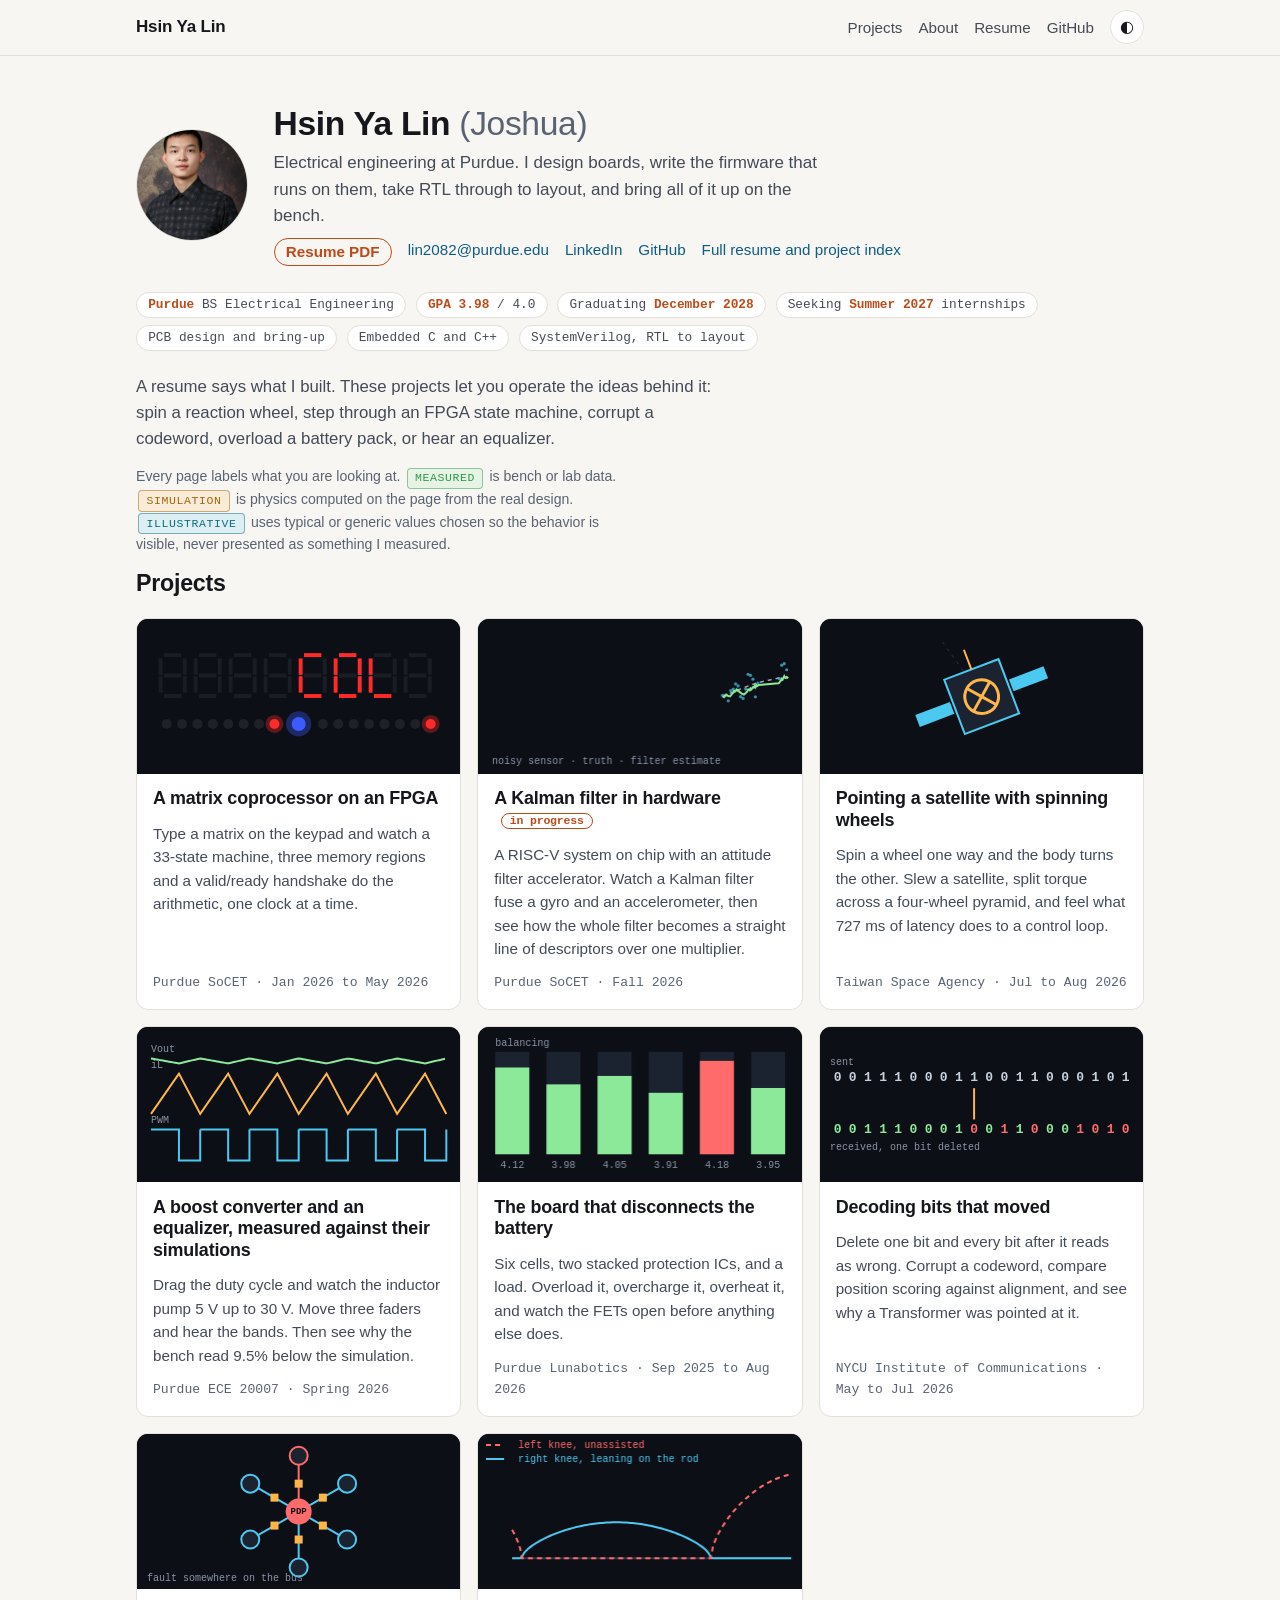
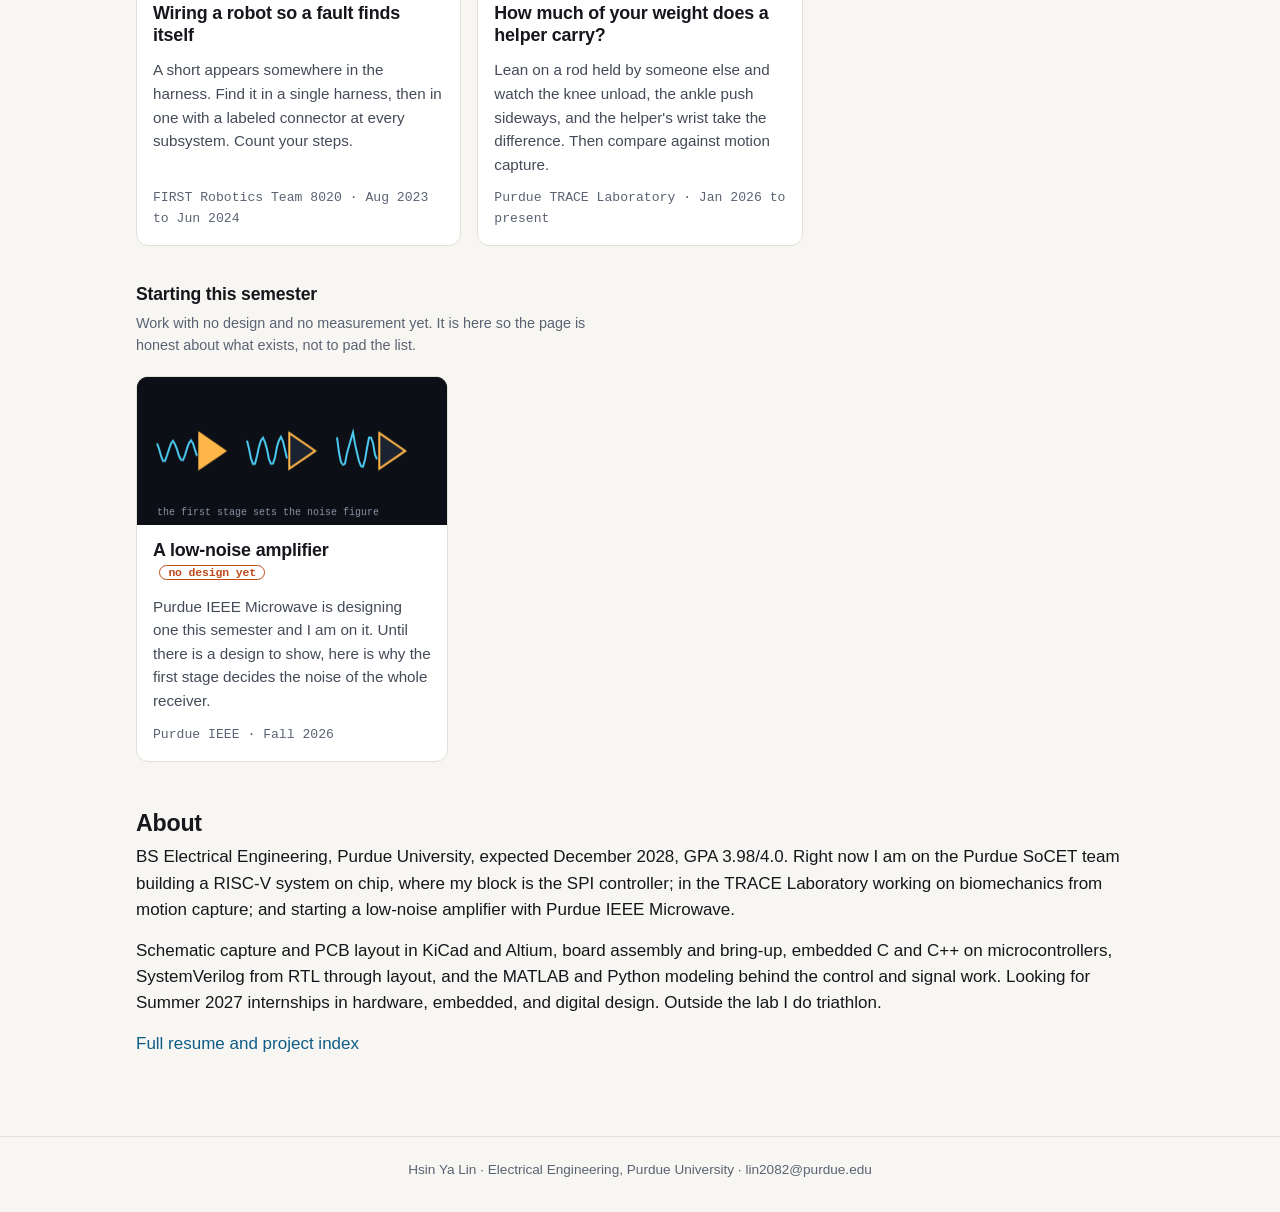
<file: index.html>
<!DOCTYPE html>
<html lang="en">
<head>
<meta charset="UTF-8">
<meta name="viewport" content="width=device-width, initial-scale=1.0">
<title>Hsin Ya Lin (Joshua) — Electrical Engineering Portfolio | Purdue, hardware and embedded</title>
<meta name="description" content="Purdue electrical engineering portfolio you can operate: reaction wheel attitude control, an FPGA matrix coprocessor, a RISC-V Kalman filter accelerator, a boost converter, a battery protection PCB. Seeking Summer 2027 internships.">
<link rel="canonical" href="https://joshua-hsinya-lin.github.io/index.html">
<meta property="og:title" content="Hsin Ya Lin (Joshua) — Electrical Engineering Portfolio">
<meta property="og:description" content="Projects you can operate: spin a reaction wheel, step an FPGA state machine, corrupt a codeword, overload a battery pack, hear an equalizer.">
<meta property="og:type" content="website">
<meta property="og:url" content="https://joshua-hsinya-lin.github.io/index.html">
<meta property="og:image" content="https://joshua-hsinya-lin.github.io/profile.jpg">
<meta name="twitter:card" content="summary">
<meta name="twitter:title" content="Hsin Ya Lin (Joshua) — Electrical Engineering Portfolio">
<meta name="twitter:description" content="Projects you can operate: reaction wheel control, an FPGA coprocessor, a battery protection board, a boost converter.">
<meta name="twitter:image" content="https://joshua-hsinya-lin.github.io/profile.jpg">
<link rel="stylesheet" href="shared/site.css">
<script src="shared/site.js"></script>
<script src="projects/manifest.js"></script>
<style>
.upcoming-head { margin-top: 2.4rem; }
.upcoming-head h2 { font-size: 1.1rem; }
.upcoming-head p { color: var(--muted); font-size: 0.9rem; max-width: 60ch; margin: 0; }
.cards.upcoming { grid-template-columns: repeat(auto-fill, minmax(300px, 1fr)); max-width: 640px; }
.legend-note { color: var(--muted); font-size: 0.88rem; max-width: 64ch; }
.legend-note .kind { margin: 0 0.15rem; vertical-align: baseline; }
</style>
</head>
<body>
<header class="site-header" data-root="./"></header>

<main>
<section class="hero">
  <img src="profile.jpg" alt="Photo of Hsin Ya Lin" width="112" height="112">
  <div>
    <h1>Hsin Ya Lin <span class="alias">(Joshua)</span></h1>
    <p class="who">Electrical engineering at Purdue. I design boards, write the firmware that runs on them, take RTL through to layout, and bring all of it up on the bench.</p>
    <p class="links">
      <a class="cta" href="resume.pdf">Resume PDF</a>
      <a href="mailto:lin2082@purdue.edu">lin2082@purdue.edu</a>
      <a href="https://www.linkedin.com/in/hsin-ya-lin-70349826a" target="_blank" rel="noopener">LinkedIn</a>
      <a href="https://github.com/Joshua-HsinYa-Lin" target="_blank" rel="noopener">GitHub</a>
      <a href="about/index.html">Full resume and project index</a>
    </p>
  </div>
</section>

<ul class="facts">
  <li><b>Purdue</b> BS Electrical Engineering</li>
  <li><b>GPA 3.98</b> / 4.0</li>
  <li>Graduating <b>December 2028</b></li>
  <li>Seeking <b>Summer 2027</b> internships</li>
  <li>PCB design and bring-up</li>
  <li>Embedded C and C++</li>
  <li>SystemVerilog, RTL to layout</li>
</ul>

<p class="intro">A resume says what I built. These projects let you operate the ideas behind it: spin a reaction wheel, step through an FPGA state machine, corrupt a codeword, overload a battery pack, or hear an equalizer.</p>
<p class="legend-note">Every page labels what you are looking at. <span class="kind measured">Measured</span> is bench or lab data. <span class="kind model">Simulation</span> is physics computed on the page from the real design. <span class="kind illustrative">Illustrative</span> uses typical or generic values chosen so the behavior is visible, never presented as something I measured.</p>

<section id="projects">
  <h2>Projects</h2>
  <ul class="cards" id="cards">

    <li class="card" data-slug="socet">
      <a class="wrap" href="projects/socet/index.html">
        <canvas class="preview" aria-hidden="true"></canvas>
        <span class="body">
          <h3>A matrix coprocessor on an FPGA</h3>
          <span class="hook">Type a matrix on the keypad and watch a 33-state machine, three memory regions and a valid/ready handshake do the arithmetic, one clock at a time.</span>
          <span class="meta">Purdue SoCET · Jan 2026 to May 2026</span>
        </span>
      </a>
    </li>

    <li class="card" data-slug="socet-soc">
      <a class="wrap" href="projects/socet-soc/index.html">
        <canvas class="preview" aria-hidden="true"></canvas>
        <span class="body">
          <h3>A Kalman filter in hardware <span class="status">in progress</span></h3>
          <span class="hook">A RISC-V system on chip with an attitude filter accelerator. Watch a Kalman filter fuse a gyro and an accelerometer, then see how the whole filter becomes a straight line of descriptors over one multiplier.</span>
          <span class="meta">Purdue SoCET · Fall 2026</span>
        </span>
      </a>
    </li>

    <li class="card" data-slug="tasa">
      <a class="wrap" href="projects/tasa/index.html">
        <canvas class="preview" aria-hidden="true"></canvas>
        <span class="body">
          <h3>Pointing a satellite with spinning wheels</h3>
          <span class="hook">Spin a wheel one way and the body turns the other. Slew a satellite, split torque across a four-wheel pyramid, and feel what 727 ms of latency does to a control loop.</span>
          <span class="meta">Taiwan Space Agency · Jul to Aug 2026</span>
        </span>
      </a>
    </li>

    <li class="card" data-slug="ece20007">
      <a class="wrap" href="projects/ece20007/index.html">
        <canvas class="preview" aria-hidden="true"></canvas>
        <span class="body">
          <h3>A boost converter and an equalizer, measured against their simulations</h3>
          <span class="hook">Drag the duty cycle and watch the inductor pump 5 V up to 30 V. Move three faders and hear the bands. Then see why the bench read 9.5% below the simulation.</span>
          <span class="meta">Purdue ECE 20007 · Spring 2026</span>
        </span>
      </a>
    </li>

    <li class="card" data-slug="lunabotics">
      <a class="wrap" href="projects/lunabotics/index.html">
        <canvas class="preview" aria-hidden="true"></canvas>
        <span class="body">
          <h3>The board that disconnects the battery</h3>
          <span class="hook">Six cells, two stacked protection ICs, and a load. Overload it, overcharge it, overheat it, and watch the FETs open before anything else does.</span>
          <span class="meta">Purdue Lunabotics · Sep 2025 to Aug 2026</span>
        </span>
      </a>
    </li>

    <li class="card" data-slug="nycu">
      <a class="wrap" href="projects/nycu/index.html">
        <canvas class="preview" aria-hidden="true"></canvas>
        <span class="body">
          <h3>Decoding bits that moved</h3>
          <span class="hook">Delete one bit and every bit after it reads as wrong. Corrupt a codeword, compare position scoring against alignment, and see why a Transformer was pointed at it.</span>
          <span class="meta">NYCU Institute of Communications · May to Jul 2026</span>
        </span>
      </a>
    </li>

    <li class="card" data-slug="frc8020">
      <a class="wrap" href="projects/frc8020/index.html">
        <canvas class="preview" aria-hidden="true"></canvas>
        <span class="body">
          <h3>Wiring a robot so a fault finds itself</h3>
          <span class="hook">A short appears somewhere in the harness. Find it in a single harness, then in one with a labeled connector at every subsystem. Count your steps.</span>
          <span class="meta">FIRST Robotics Team 8020 · Aug 2023 to Jun 2024</span>
        </span>
      </a>
    </li>

    <li class="card" data-slug="trace">
      <a class="wrap" href="projects/trace/index.html">
        <canvas class="preview" aria-hidden="true"></canvas>
        <span class="body">
          <h3>How much of your weight does a helper carry?</h3>
          <span class="hook">Lean on a rod held by someone else and watch the knee unload, the ankle push sideways, and the helper's wrist take the difference. Then compare against motion capture.</span>
          <span class="meta">Purdue TRACE Laboratory · Jan 2026 to present</span>
        </span>
      </a>
    </li>

  </ul>
</section>

<section id="upcoming" class="upcoming-head">
  <h2>Starting this semester</h2>
  <p>Work with no design and no measurement yet. It is here so the page is honest about what exists, not to pad the list.</p>
  <ul class="cards upcoming">
    <li class="card" data-slug="lna">
      <a class="wrap" href="projects/lna/index.html">
        <canvas class="preview" aria-hidden="true"></canvas>
        <span class="body">
          <h3>A low-noise amplifier <span class="status">no design yet</span></h3>
          <span class="hook">Purdue IEEE Microwave is designing one this semester and I am on it. Until there is a design to show, here is why the first stage decides the noise of the whole receiver.</span>
          <span class="meta">Purdue IEEE · Fall 2026</span>
        </span>
      </a>
    </li>
  </ul>
</section>

<section id="about" class="sub" style="margin-top: 3rem;">
  <h2>About</h2>
  <p>BS Electrical Engineering, Purdue University, expected December 2028, GPA 3.98/4.0. Right now I am on the Purdue SoCET team building a RISC-V system on chip, where my block is the SPI controller; in the TRACE Laboratory working on biomechanics from motion capture; and starting a low-noise amplifier with Purdue IEEE Microwave.</p>
  <p>Schematic capture and PCB layout in KiCad and Altium, board assembly and bring-up, embedded C and C++ on microcontrollers, SystemVerilog from RTL through layout, and the MATLAB and Python modeling behind the control and signal work. Looking for Summer 2027 internships in hardware, embedded, and digital design. Outside the lab I do triathlon.</p>
  <p><a href="about/index.html">Full resume and project index</a></p>
</section>
</main>

<footer class="site-footer"></footer>

<script type="application/ld+json">
{
  "@context": "https://schema.org",
  "@type": "Person",
  "name": "Hsin Ya Lin",
  "alternateName": "Joshua Lin",
  "url": "https://joshua-hsinya-lin.github.io/",
  "email": "mailto:lin2082@purdue.edu",
  "description": "Electrical engineering student at Purdue University working on board-level hardware, embedded firmware, and digital design.",
  "affiliation": { "@type": "CollegeOrUniversity", "name": "Purdue University" },
  "alumniOf": { "@type": "CollegeOrUniversity", "name": "Purdue University" },
  "knowsAbout": ["PCB design", "Embedded firmware", "SystemVerilog", "Attitude control", "Power electronics"],
  "sameAs": [
    "https://github.com/Joshua-HsinYa-Lin",
    "https://www.linkedin.com/in/hsin-ya-lin-70349826a"
  ]
}
</script>

<script>
/* The cards above are real HTML and work without this script. All it does is
   attach a live canvas preview to each one. A preview that throws is stopped
   and left as a plain panel; navigation is never affected. */
Site.ready(function () {
  if (!window.PROJECTS) return;
  window.PROJECTS.forEach(function (p) {
    const card = document.querySelector('.card[data-slug="' + p.slug + '"]');
    if (!card) return;
    const cv = card.querySelector('canvas.preview');
    if (!cv || !p.preview) return;
    const st = Site.canvas(cv, { aspect: 0.48 });
    const loop = Site.loop(cv, function (dt, t) {
      const c = st.ctx;
      c.clearRect(0, 0, st.w, st.h);
      c.fillStyle = Site.colors.panel;
      c.fillRect(0, 0, st.w, st.h);
      try {
        p.preview(c, st.w, st.h, t, dt);
      } catch (e) {
        console.error('preview failed for ' + p.slug, e);
        loop.stop();
        c.fillStyle = Site.colors.panel;
        c.fillRect(0, 0, st.w, st.h);
      }
    });
    loop.start();
  });
});
</script>
</body>
</html>
</file>
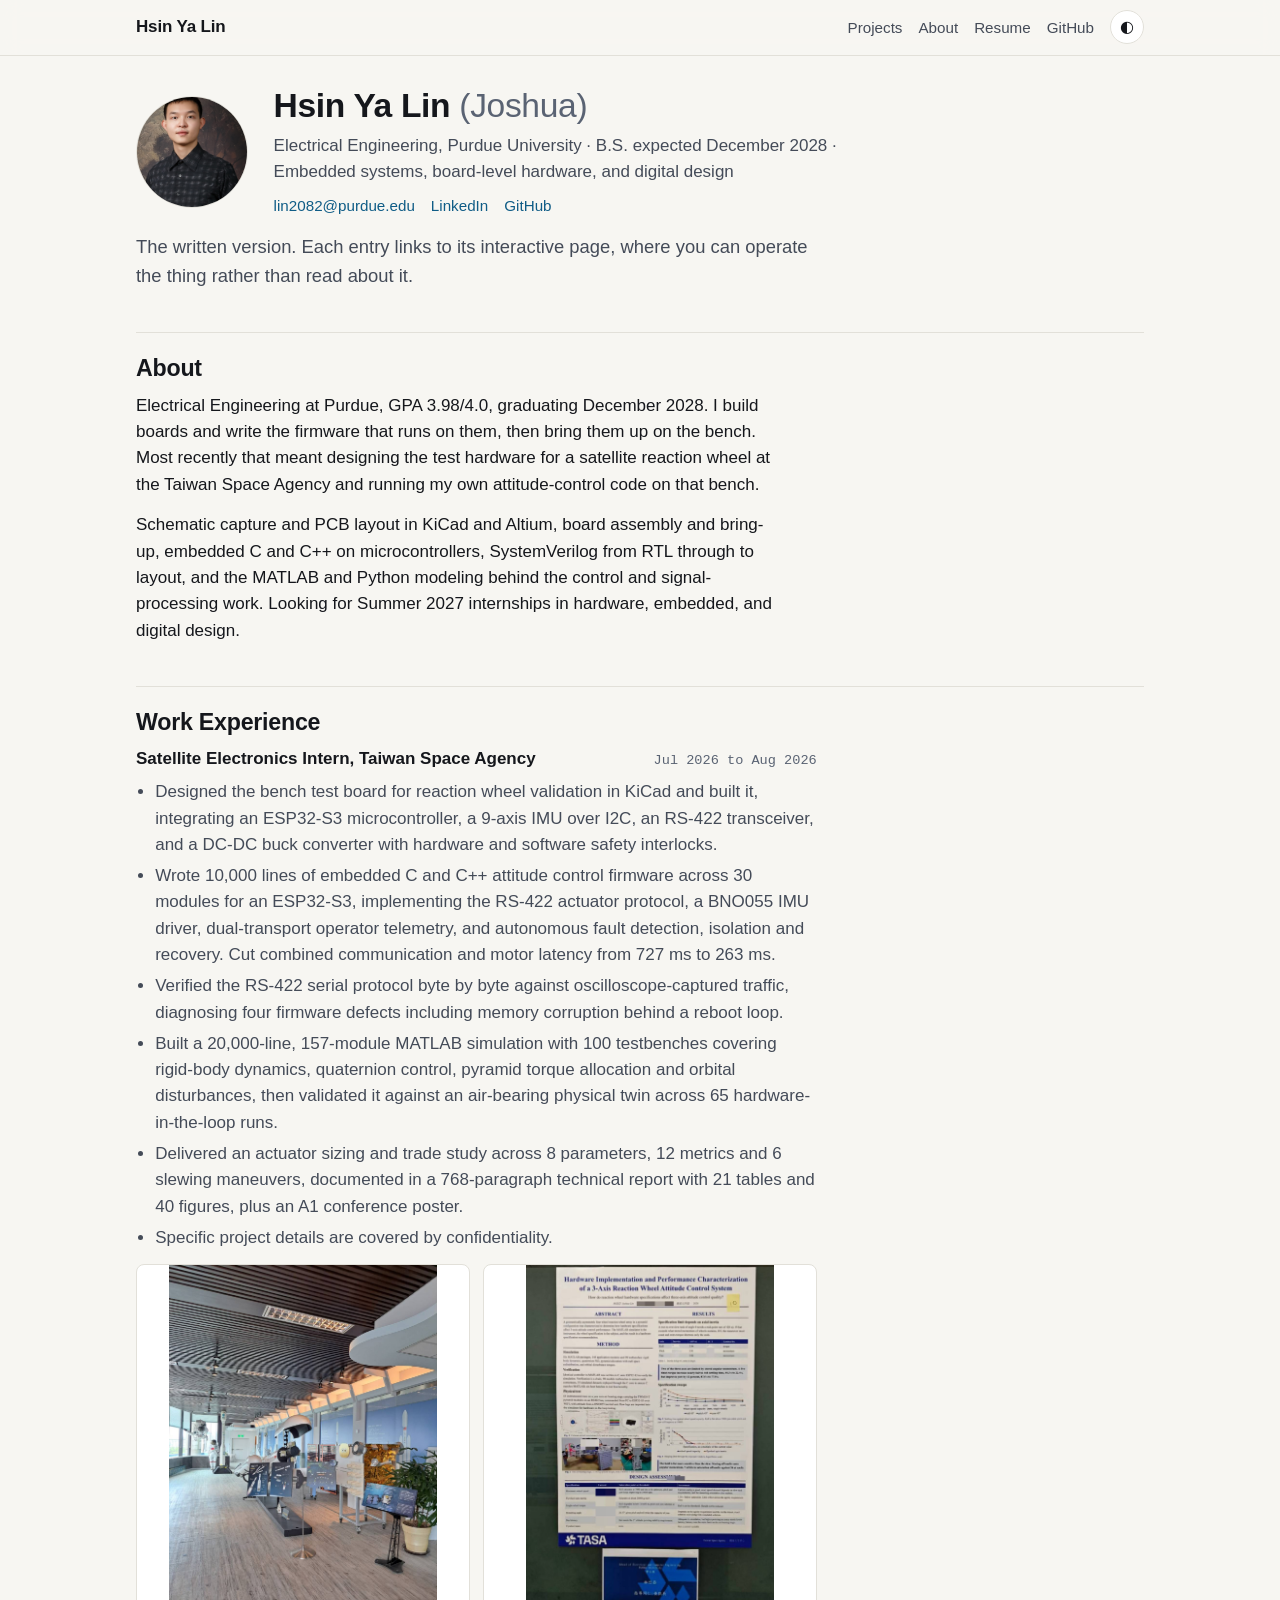
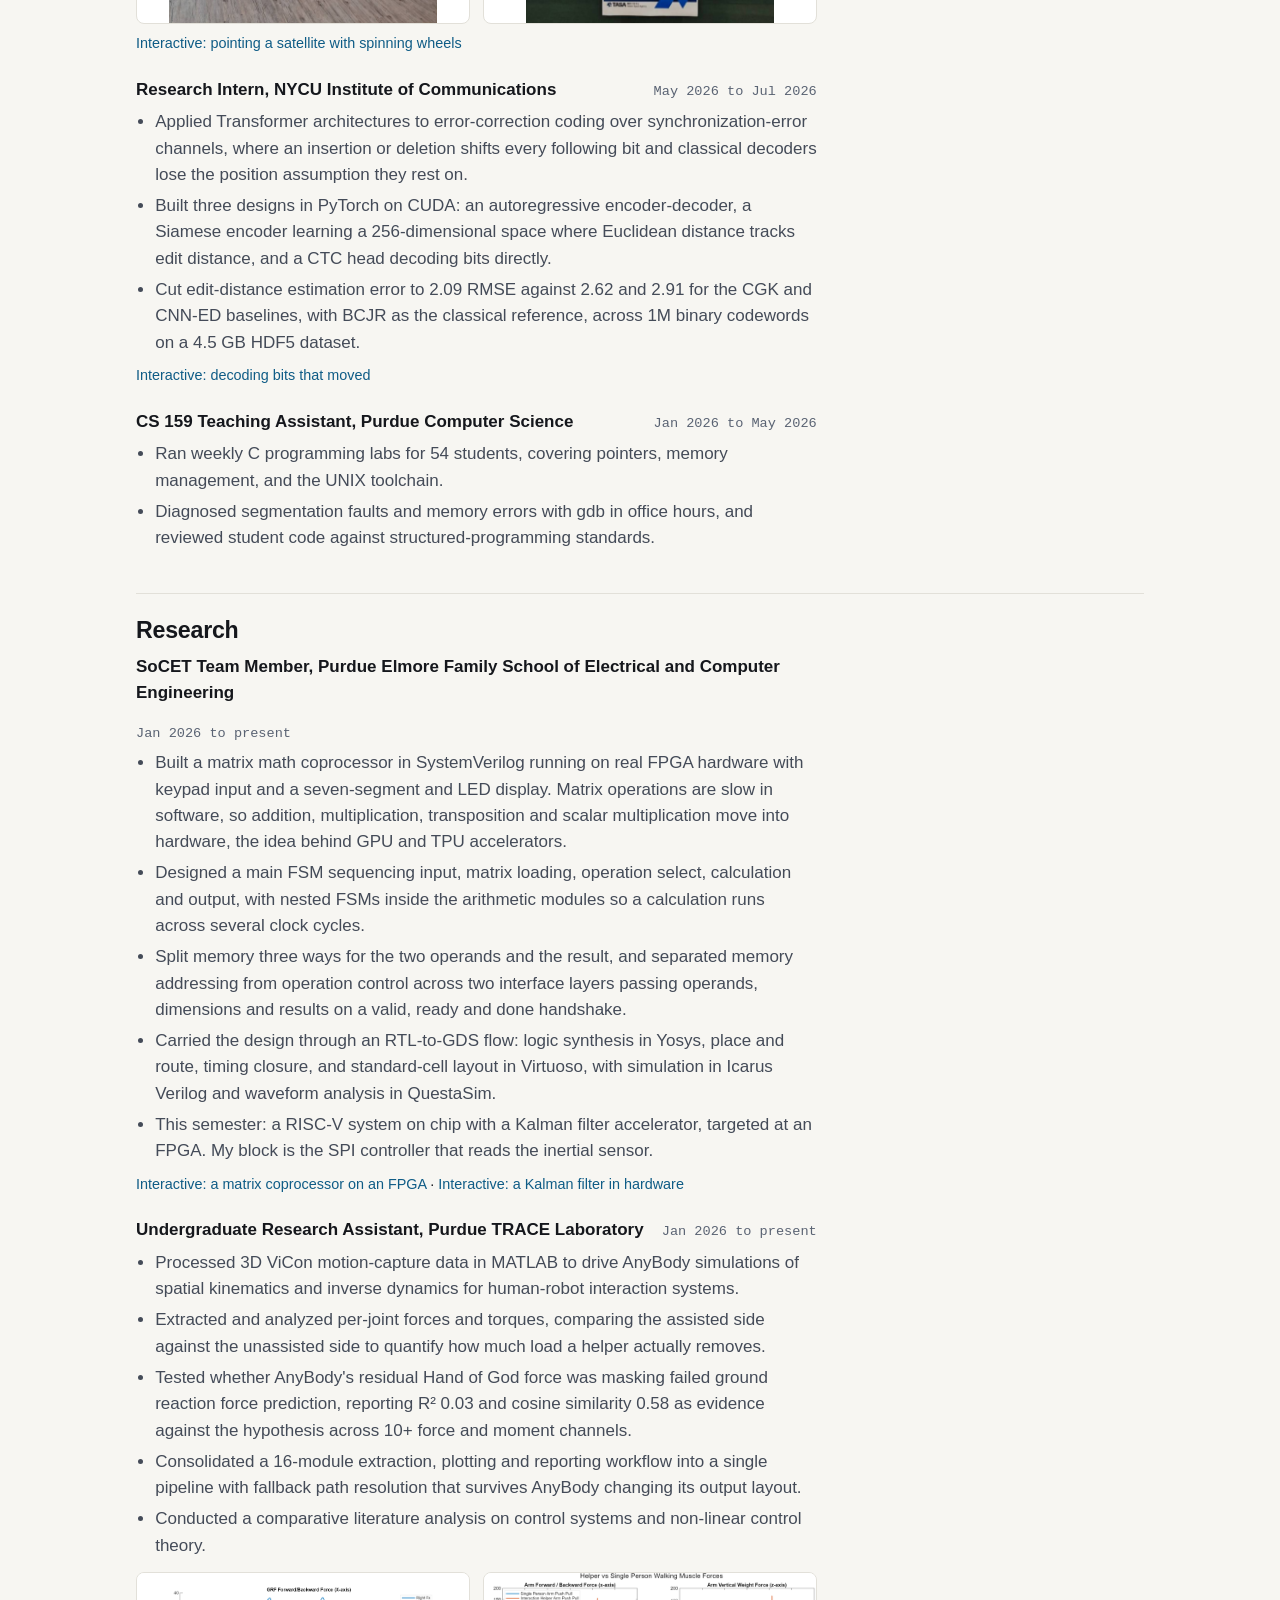
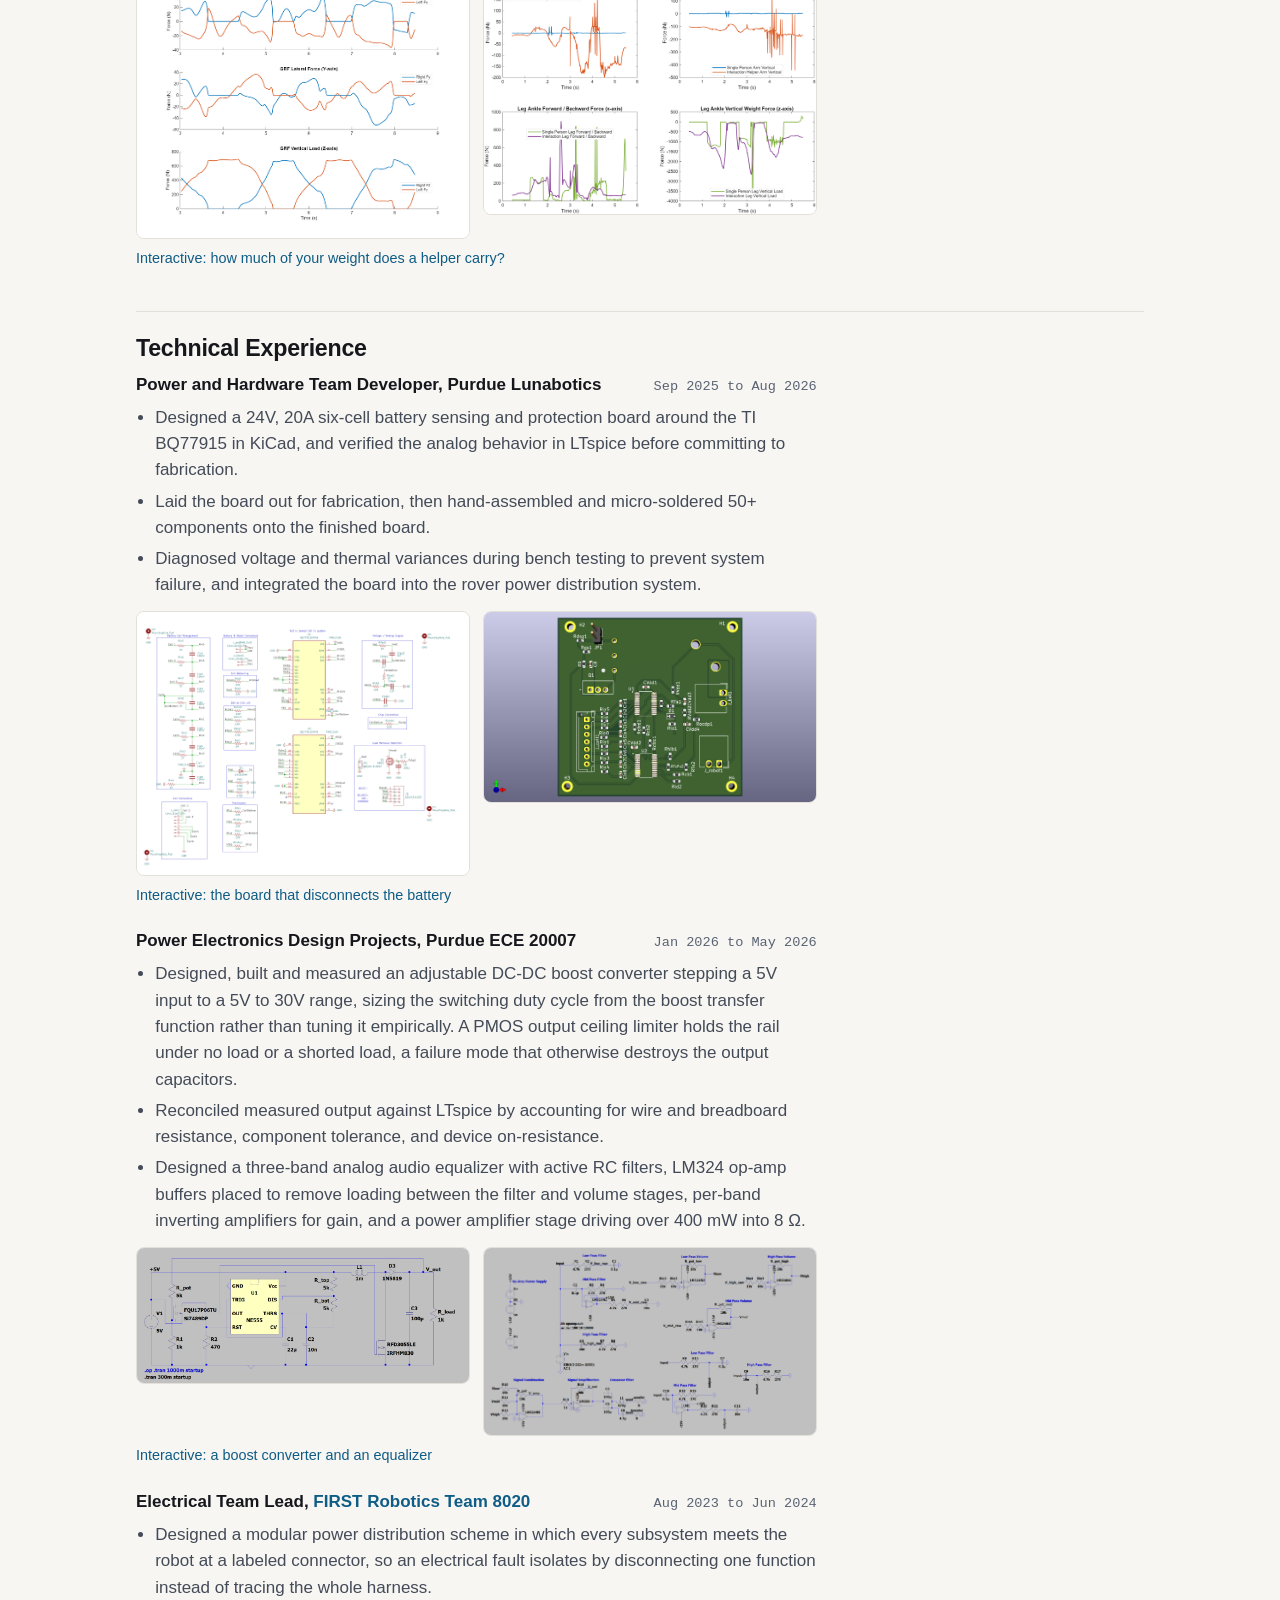
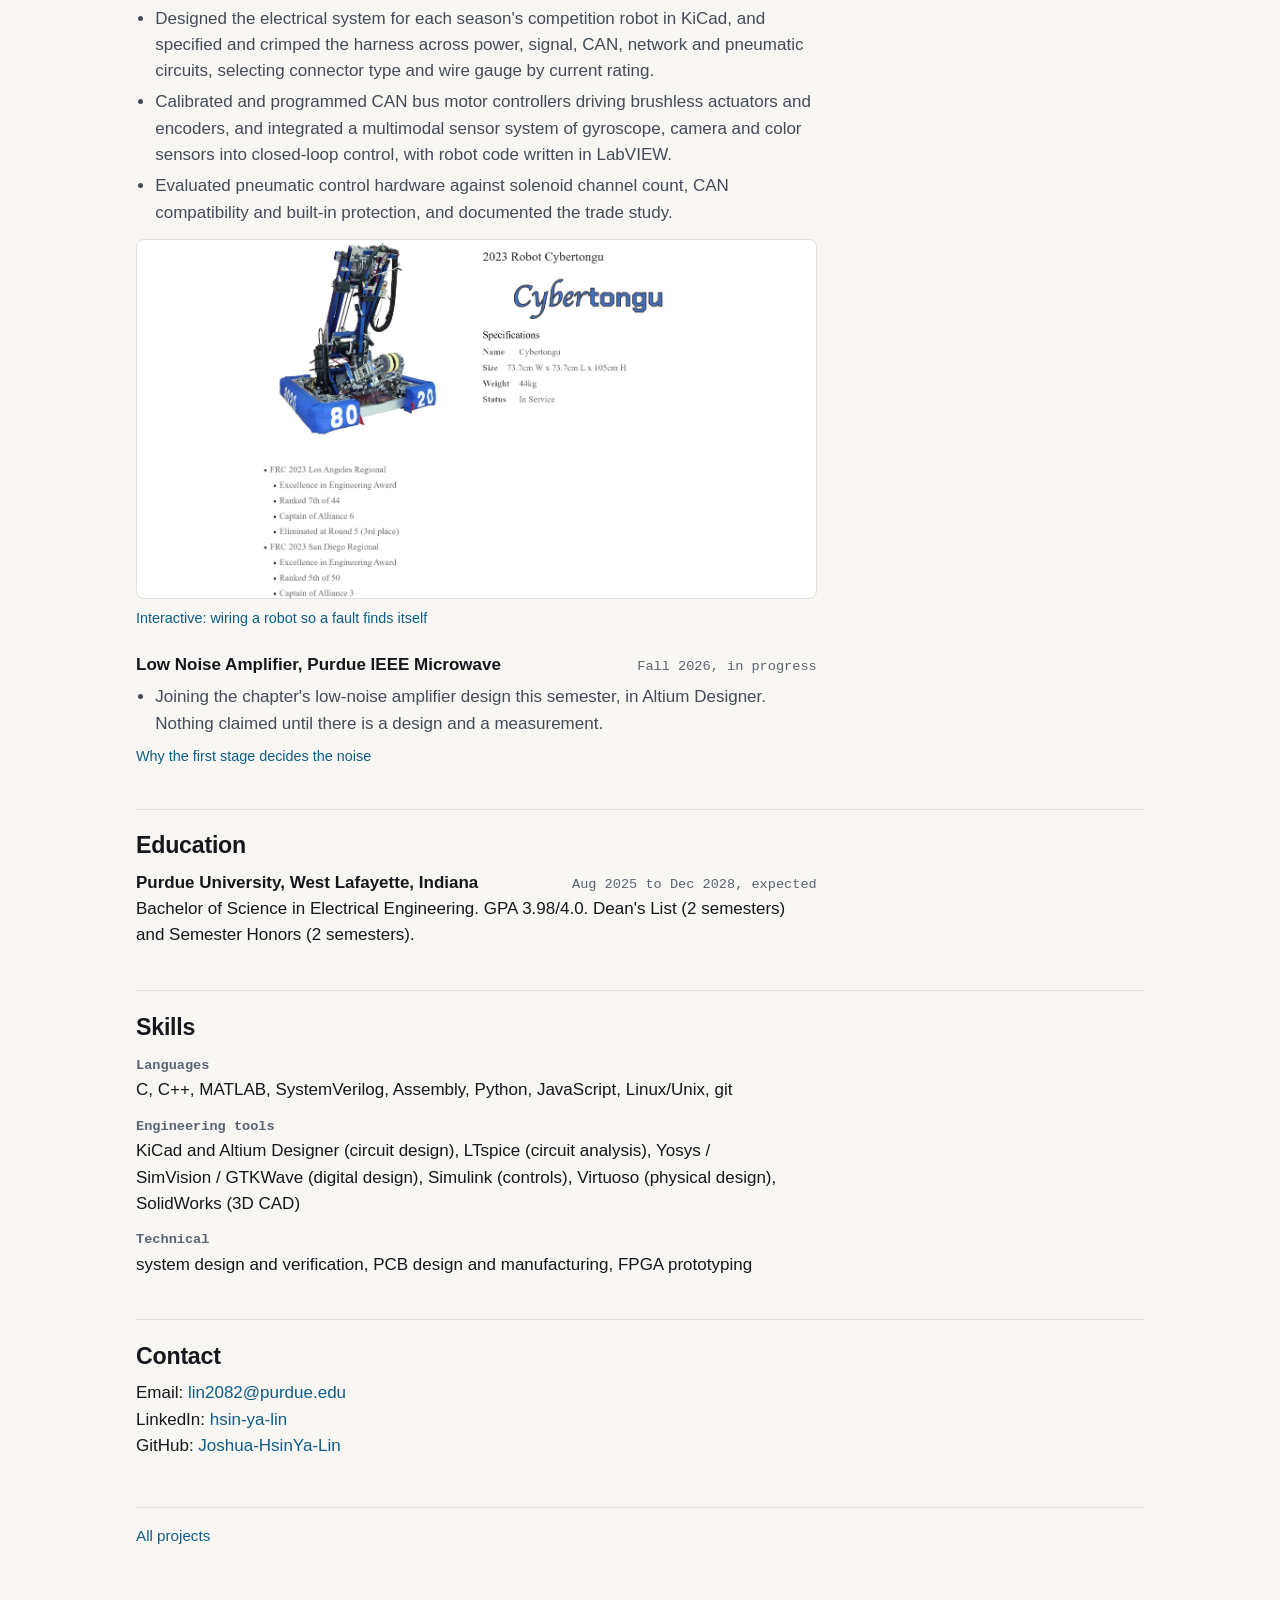
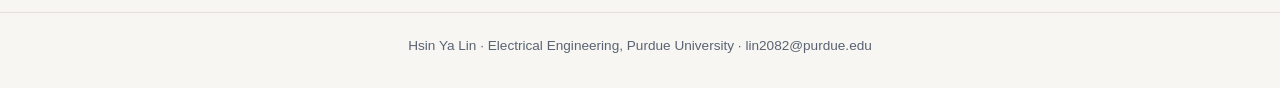
<file: about/index.html>
<!DOCTYPE html>
<html lang="en">
<head>
<meta charset="UTF-8">
<meta name="viewport" content="width=device-width, initial-scale=1.0">
<title>About and Full Resume, Purdue Electrical Engineering | Hsin Ya Lin</title>
<meta name="description" content="Hsin Ya Lin (Joshua): Purdue electrical engineering, GPA 3.98, graduating December 2028. Work experience, research, technical projects, education and skills, each linking to an interactive page.">
<link rel="canonical" href="https://joshua-hsinya-lin.github.io/about/index.html">
<meta property="og:title" content="About and Full Resume, Purdue Electrical Engineering">
<meta property="og:description" content="Hsin Ya Lin (Joshua): Purdue electrical engineering, GPA 3.98, graduating December 2028. Work experience, research, technical projects, education and skills, each linking to an interactive page.">
<meta property="og:type" content="article">
<meta property="og:url" content="https://joshua-hsinya-lin.github.io/about/index.html">
<meta property="og:image" content="https://joshua-hsinya-lin.github.io/profile.jpg">
<meta name="twitter:card" content="summary">
<meta name="twitter:title" content="About and Full Resume, Purdue Electrical Engineering">
<meta name="twitter:description" content="Hsin Ya Lin (Joshua): Purdue electrical engineering, GPA 3.98, graduating December 2028. Work experience, research, technical projects, education and skills, each linking to an interactive page.">
<meta name="twitter:image" content="https://joshua-hsinya-lin.github.io/profile.jpg">
<link rel="stylesheet" href="../shared/site.css">
<script src="../shared/site.js"></script>
<style>
.entry { margin-bottom: 1.4rem; max-width: 72ch; }
.entry-head { display: flex; justify-content: space-between; align-items: baseline; gap: 1rem; flex-wrap: wrap; }
.role { font-weight: 600; }
.date { color: var(--muted); font-size: 0.85rem; font-family: var(--mono); white-space: nowrap; }
.entry ul { margin: 0.4rem 0 0; padding-left: 1.2rem; }
.entry li { margin-bottom: 0.3rem; color: var(--ink2); }
.entry .shots { display: grid; grid-template-columns: repeat(auto-fit, minmax(220px, 1fr)); gap: 0.8rem; margin-top: 0.8rem; }
.entry .shots img { border: 1px solid var(--rule); border-radius: 8px; background: #fff; width: 100%; max-height: 360px; object-fit: contain; }
.entry .more { font-size: 0.9rem; margin-top: 0.5rem; }
.skill-line { margin: 0 0 0.5rem; max-width: 72ch; }
.skill-label { font-weight: 600; font-family: var(--mono); font-size: 0.85rem; color: var(--muted); }
</style>
</head>
<body>
<header class="site-header" data-root="../"></header>
<main class="project">
<section class="hero" style="padding-top: 0.4rem;">
  <img src="../profile.jpg" alt="Photo of Hsin Ya Lin">
  <div>
    <h1>Hsin Ya Lin <span class="alias">(Joshua)</span></h1>
    <p class="who">Electrical Engineering, Purdue University · B.S. expected December 2028 · Embedded systems, board-level hardware, and digital design</p>
    <p class="links">
      <a href="mailto:lin2082@purdue.edu">lin2082@purdue.edu</a>
      <a href="https://www.linkedin.com/in/hsin-ya-lin-70349826a" target="_blank" rel="noopener">LinkedIn</a>
      <a href="https://github.com/Joshua-HsinYa-Lin" target="_blank" rel="noopener">GitHub</a>
    </p>
  </div>
</section>

<p class="lede">The written version. Each entry links to its interactive page, where you can operate the thing rather than read about it.</p>

<section class="sub">
<h2>About</h2>
<p>Electrical Engineering at Purdue, GPA 3.98/4.0, graduating December 2028. I build boards and write the firmware that runs on them, then bring them up on the bench. Most recently that meant designing the test hardware for a satellite reaction wheel at the Taiwan Space Agency and running my own attitude-control code on that bench.</p>
<p>Schematic capture and PCB layout in KiCad and Altium, board assembly and bring-up, embedded C and C++ on microcontrollers, SystemVerilog from RTL through to layout, and the MATLAB and Python modeling behind the control and signal-processing work. Looking for Summer 2027 internships in hardware, embedded, and digital design.</p>
</section>

<section class="sub">
<h2>Work Experience</h2>

<div class="entry">
  <div class="entry-head"><span class="role">Satellite Electronics Intern, Taiwan Space Agency</span><span class="date">Jul 2026 to Aug 2026</span></div>
  <ul>
    <li>Designed the bench test board for reaction wheel validation in KiCad and built it, integrating an ESP32-S3 microcontroller, a 9-axis IMU over I2C, an RS-422 transceiver, and a DC-DC buck converter with hardware and software safety interlocks.</li>
    <li>Wrote 10,000 lines of embedded C and C++ attitude control firmware across 30 modules for an ESP32-S3, implementing the RS-422 actuator protocol, a BNO055 IMU driver, dual-transport operator telemetry, and autonomous fault detection, isolation and recovery. Cut combined communication and motor latency from 727 ms to 263 ms.</li>
    <li>Verified the RS-422 serial protocol byte by byte against oscilloscope-captured traffic, diagnosing four firmware defects including memory corruption behind a reboot loop.</li>
    <li>Built a 20,000-line, 157-module MATLAB simulation with 100 testbenches covering rigid-body dynamics, quaternion control, pyramid torque allocation and orbital disturbances, then validated it against an air-bearing physical twin across 65 hardware-in-the-loop runs.</li>
    <li>Delivered an actuator sizing and trade study across 8 parameters, 12 metrics and 6 slewing maneuvers, documented in a 768-paragraph technical report with 21 tables and 40 figures, plus an A1 conference poster.</li>
    <li>Specific project details are covered by confidentiality.</li>
  </ul>
  <div class="shots">
    <img src="../projects/tasa/office.jpg" alt="Bench setup at the Taiwan Space Agency" loading="lazy">
    <img src="../projects/tasa/poster-blurred.jpg" alt="Conference poster, technical detail blurred for confidentiality" loading="lazy">
  </div>
  <p class="more"><a href="../projects/tasa/index.html">Interactive: pointing a satellite with spinning wheels</a></p>
</div>

<div class="entry">
  <div class="entry-head"><span class="role">Research Intern, NYCU Institute of Communications</span><span class="date">May 2026 to Jul 2026</span></div>
  <ul>
    <li>Applied Transformer architectures to error-correction coding over synchronization-error channels, where an insertion or deletion shifts every following bit and classical decoders lose the position assumption they rest on.</li>
    <li>Built three designs in PyTorch on CUDA: an autoregressive encoder-decoder, a Siamese encoder learning a 256-dimensional space where Euclidean distance tracks edit distance, and a CTC head decoding bits directly.</li>
    <li>Cut edit-distance estimation error to 2.09 RMSE against 2.62 and 2.91 for the CGK and CNN-ED baselines, with BCJR as the classical reference, across 1M binary codewords on a 4.5 GB HDF5 dataset.</li>
  </ul>
  <p class="more"><a href="../projects/nycu/index.html">Interactive: decoding bits that moved</a></p>
</div>

<div class="entry">
  <div class="entry-head"><span class="role">CS 159 Teaching Assistant, Purdue Computer Science</span><span class="date">Jan 2026 to May 2026</span></div>
  <ul>
    <li>Ran weekly C programming labs for 54 students, covering pointers, memory management, and the UNIX toolchain.</li>
    <li>Diagnosed segmentation faults and memory errors with gdb in office hours, and reviewed student code against structured-programming standards.</li>
  </ul>
</div>
</section>

<section class="sub">
<h2>Research</h2>

<div class="entry">
  <div class="entry-head"><span class="role">SoCET Team Member, Purdue Elmore Family School of Electrical and Computer Engineering</span><span class="date">Jan 2026 to present</span></div>
  <ul>
    <li>Built a matrix math coprocessor in SystemVerilog running on real FPGA hardware with keypad input and a seven-segment and LED display. Matrix operations are slow in software, so addition, multiplication, transposition and scalar multiplication move into hardware, the idea behind GPU and TPU accelerators.</li>
    <li>Designed a main FSM sequencing input, matrix loading, operation select, calculation and output, with nested FSMs inside the arithmetic modules so a calculation runs across several clock cycles.</li>
    <li>Split memory three ways for the two operands and the result, and separated memory addressing from operation control across two interface layers passing operands, dimensions and results on a valid, ready and done handshake.</li>
    <li>Carried the design through an RTL-to-GDS flow: logic synthesis in Yosys, place and route, timing closure, and standard-cell layout in Virtuoso, with simulation in Icarus Verilog and waveform analysis in QuestaSim.</li>
    <li>This semester: a RISC-V system on chip with a Kalman filter accelerator, targeted at an FPGA. My block is the SPI controller that reads the inertial sensor.</li>
  </ul>
  <p class="more"><a href="../projects/socet/index.html">Interactive: a matrix coprocessor on an FPGA</a> · <a href="../projects/socet-soc/index.html">Interactive: a Kalman filter in hardware</a></p>
</div>

<div class="entry">
  <div class="entry-head"><span class="role">Undergraduate Research Assistant, Purdue TRACE Laboratory</span><span class="date">Jan 2026 to present</span></div>
  <ul>
    <li>Processed 3D ViCon motion-capture data in MATLAB to drive AnyBody simulations of spatial kinematics and inverse dynamics for human-robot interaction systems.</li>
    <li>Extracted and analyzed per-joint forces and torques, comparing the assisted side against the unassisted side to quantify how much load a helper actually removes.</li>
    <li>Tested whether AnyBody's residual Hand of God force was masking failed ground reaction force prediction, reporting R² 0.03 and cosine similarity 0.58 as evidence against the hypothesis across 10+ force and moment channels.</li>
    <li>Consolidated a 16-module extraction, plotting and reporting workflow into a single pipeline with fallback path resolution that survives AnyBody changing its output layout.</li>
    <li>Conducted a comparative literature analysis on control systems and non-linear control theory.</li>
  </ul>
  <div class="shots">
    <img src="../projects/trace/grf-left-right.png" alt="Ground reaction force, left against right side" loading="lazy">
    <img src="../projects/trace/single-vs-interaction.png" alt="Single-person against two-person interaction forces" loading="lazy">
  </div>
  <p class="more"><a href="../projects/trace/index.html">Interactive: how much of your weight does a helper carry?</a></p>
</div>
</section>

<section class="sub">
<h2>Technical Experience</h2>

<div class="entry">
  <div class="entry-head"><span class="role">Power and Hardware Team Developer, Purdue Lunabotics</span><span class="date">Sep 2025 to Aug 2026</span></div>
  <ul>
    <li>Designed a 24V, 20A six-cell battery sensing and protection board around the TI BQ77915 in KiCad, and verified the analog behavior in LTspice before committing to fabrication.</li>
    <li>Laid the board out for fabrication, then hand-assembled and micro-soldered 50+ components onto the finished board.</li>
    <li>Diagnosed voltage and thermal variances during bench testing to prevent system failure, and integrated the board into the rover power distribution system.</li>
  </ul>
  <div class="shots">
    <img src="../projects/lunabotics/schematic.png" alt="Battery protection board schematic" loading="lazy">
    <img src="../projects/lunabotics/board.jpg" alt="BQ77915 battery protection board" loading="lazy">
  </div>
  <p class="more"><a href="../projects/lunabotics/index.html">Interactive: the board that disconnects the battery</a></p>
</div>

<div class="entry">
  <div class="entry-head"><span class="role">Power Electronics Design Projects, Purdue ECE 20007</span><span class="date">Jan 2026 to May 2026</span></div>
  <ul>
    <li>Designed, built and measured an adjustable DC-DC boost converter stepping a 5V input to a 5V to 30V range, sizing the switching duty cycle from the boost transfer function rather than tuning it empirically. A PMOS output ceiling limiter holds the rail under no load or a shorted load, a failure mode that otherwise destroys the output capacitors.</li>
    <li>Reconciled measured output against LTspice by accounting for wire and breadboard resistance, component tolerance, and device on-resistance.</li>
    <li>Designed a three-band analog audio equalizer with active RC filters, LM324 op-amp buffers placed to remove loading between the filter and volume stages, per-band inverting amplifiers for gain, and a power amplifier stage driving over 400 mW into 8 Ω.</li>
  </ul>
  <div class="shots">
    <img src="../projects/ece20007/boost-schematic.png" alt="Boost converter schematic" loading="lazy">
    <img src="../projects/ece20007/eq-schematic.png" alt="Three-band audio equalizer schematic" loading="lazy">
  </div>
  <p class="more"><a href="../projects/ece20007/index.html">Interactive: a boost converter and an equalizer</a></p>
</div>

<div class="entry">
  <div class="entry-head"><span class="role">Electrical Team Lead, <a href="https://www.ckrobotics.org/The-team/leaders-mentors/leaders" target="_blank" rel="noopener">FIRST Robotics Team 8020</a></span><span class="date">Aug 2023 to Jun 2024</span></div>
  <ul>
    <li>Designed a modular power distribution scheme in which every subsystem meets the robot at a labeled connector, so an electrical fault isolates by disconnecting one function instead of tracing the whole harness.</li>
    <li>Designed the electrical system for each season's competition robot in KiCad, and specified and crimped the harness across power, signal, CAN, network and pneumatic circuits, selecting connector type and wire gauge by current rating.</li>
    <li>Calibrated and programmed CAN bus motor controllers driving brushless actuators and encoders, and integrated a multimodal sensor system of gyroscope, camera and color sensors into closed-loop control, with robot code written in LabVIEW.</li>
    <li>Evaluated pneumatic control hardware against solenoid channel count, CAN compatibility and built-in protection, and documented the trade study.</li>
  </ul>
  <div class="shots">
    <img src="../projects/frc8020/robot-2023.png" alt="Team 8020 competition robot, 2023 season" loading="lazy">
  </div>
  <p class="more"><a href="../projects/frc8020/index.html">Interactive: wiring a robot so a fault finds itself</a></p>
</div>

<div class="entry">
  <div class="entry-head"><span class="role">Low Noise Amplifier, Purdue IEEE Microwave</span><span class="date">Fall 2026, in progress</span></div>
  <ul>
    <li>Joining the chapter's low-noise amplifier design this semester, in Altium Designer. Nothing claimed until there is a design and a measurement.</li>
  </ul>
  <p class="more"><a href="../projects/lna/index.html">Why the first stage decides the noise</a></p>
</div>
</section>

<section class="sub">
<h2>Education</h2>
<div class="entry">
  <div class="entry-head"><span class="role">Purdue University, West Lafayette, Indiana</span><span class="date">Aug 2025 to Dec 2028, expected</span></div>
  <p>Bachelor of Science in Electrical Engineering. GPA 3.98/4.0. Dean's List (2 semesters) and Semester Honors (2 semesters).</p>
</div>
</section>

<section class="sub">
<h2>Skills</h2>
<p class="skill-line"><span class="skill-label">Languages</span><br>C, C++, MATLAB, SystemVerilog, Assembly, Python, JavaScript, Linux/Unix, git</p>
<p class="skill-line"><span class="skill-label">Engineering tools</span><br>KiCad and Altium Designer (circuit design), LTspice (circuit analysis), Yosys / SimVision / GTKWave (digital design), Simulink (controls), Virtuoso (physical design), SolidWorks (3D CAD)</p>
<p class="skill-line"><span class="skill-label">Technical</span><br>system design and verification, PCB design and manufacturing, FPGA prototyping</p>
</section>

<section class="sub">
<h2>Contact</h2>
<p>Email: <a href="mailto:lin2082@purdue.edu">lin2082@purdue.edu</a><br>
LinkedIn: <a href="https://www.linkedin.com/in/hsin-ya-lin-70349826a" target="_blank" rel="noopener">hsin-ya-lin</a><br>
GitHub: <a href="https://github.com/Joshua-HsinYa-Lin" target="_blank" rel="noopener">Joshua-HsinYa-Lin</a></p>
</section>

<div class="next"><a href="../index.html#projects">All projects</a></div>
</main>
<footer class="site-footer"></footer>
</body>
</html>
</file>
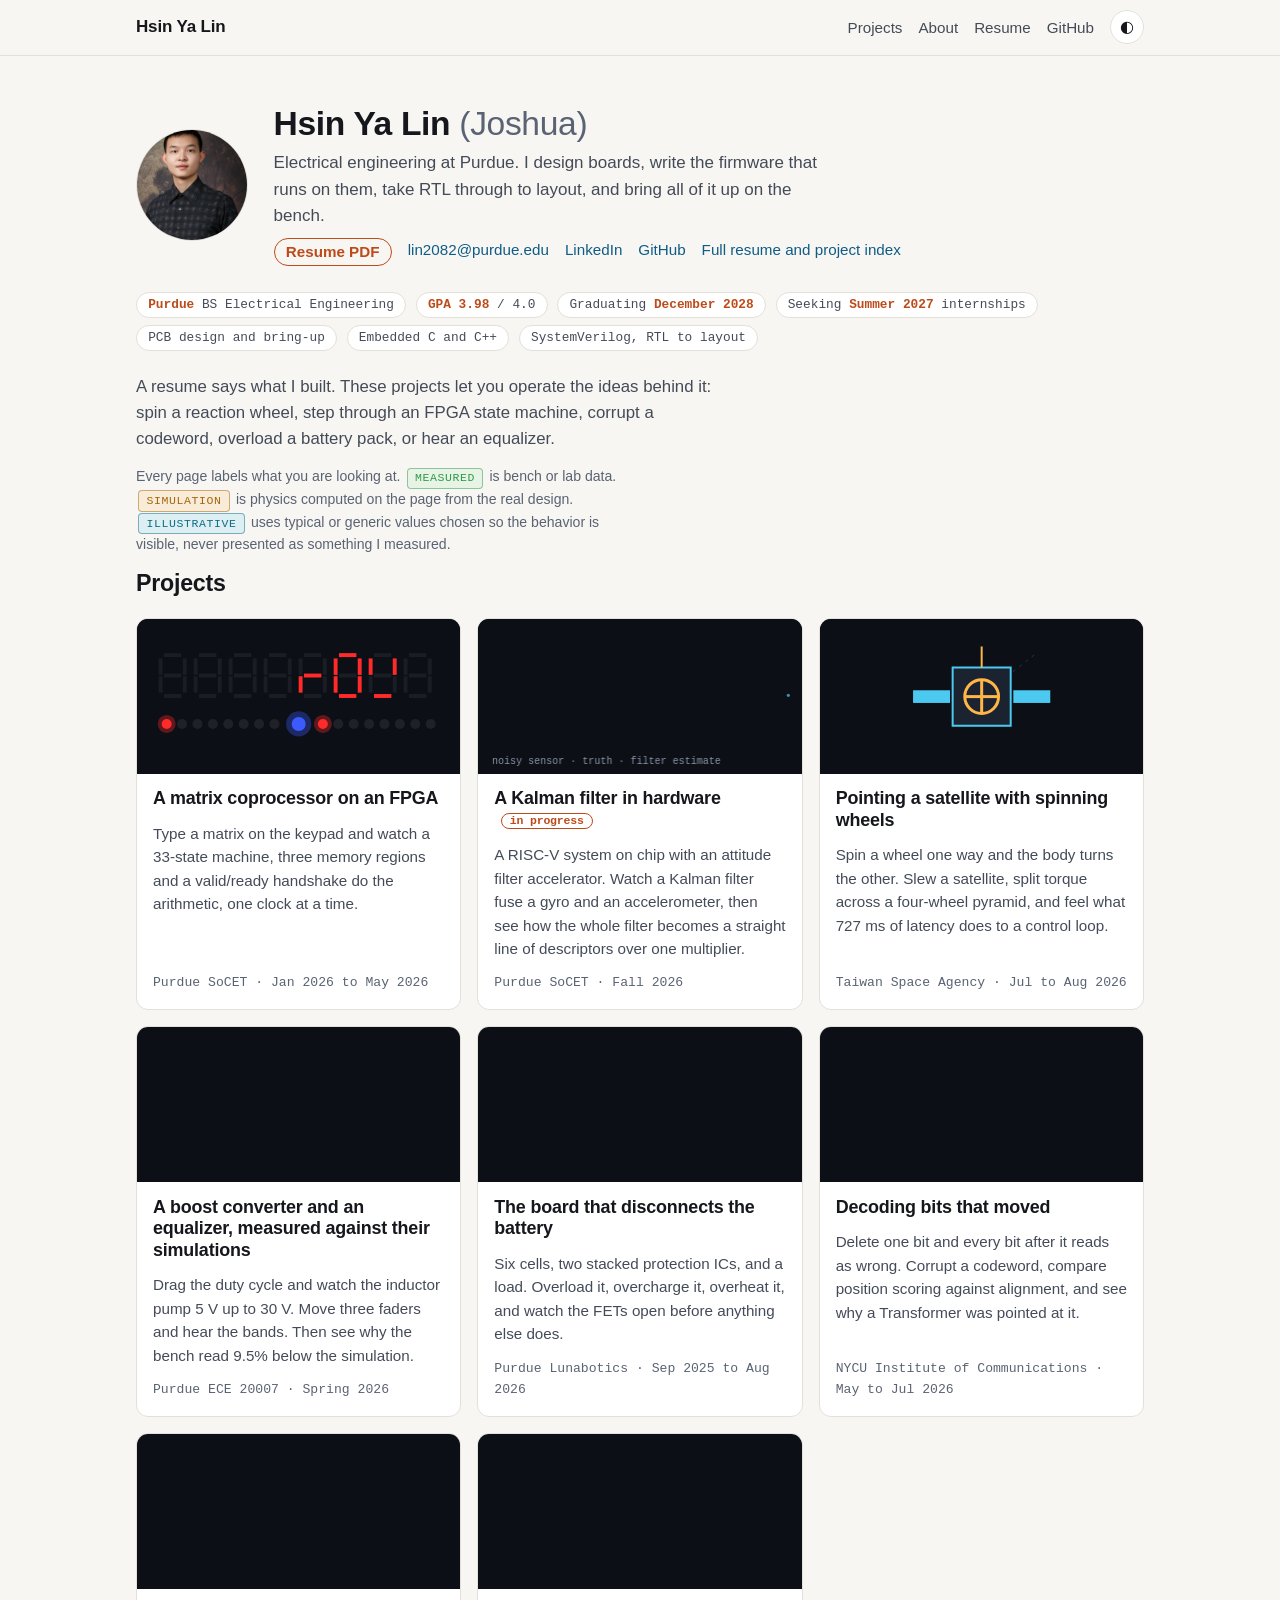
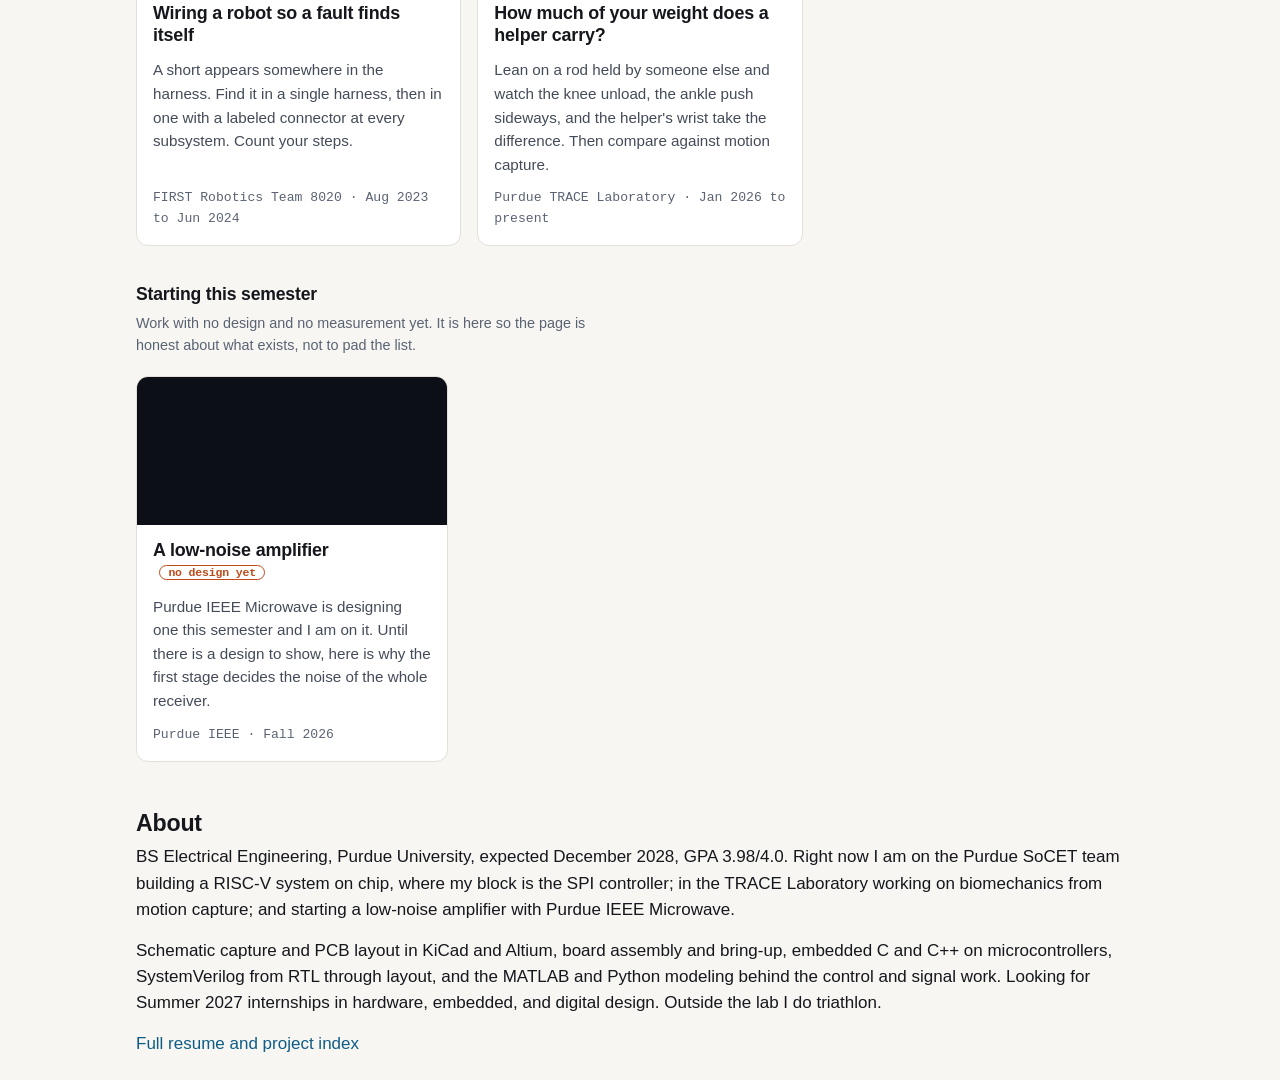
<file: projects/index.html>
<!DOCTYPE html>
<html lang="en">
<head>
<meta charset="UTF-8">
<meta http-equiv="refresh" content="0; url=../index.html#projects">
<title>Projects — Hsin Ya Lin</title>
</head>
<body>
<p><a href="../index.html#projects">Projects</a></p>
</body>
</html>
</file>
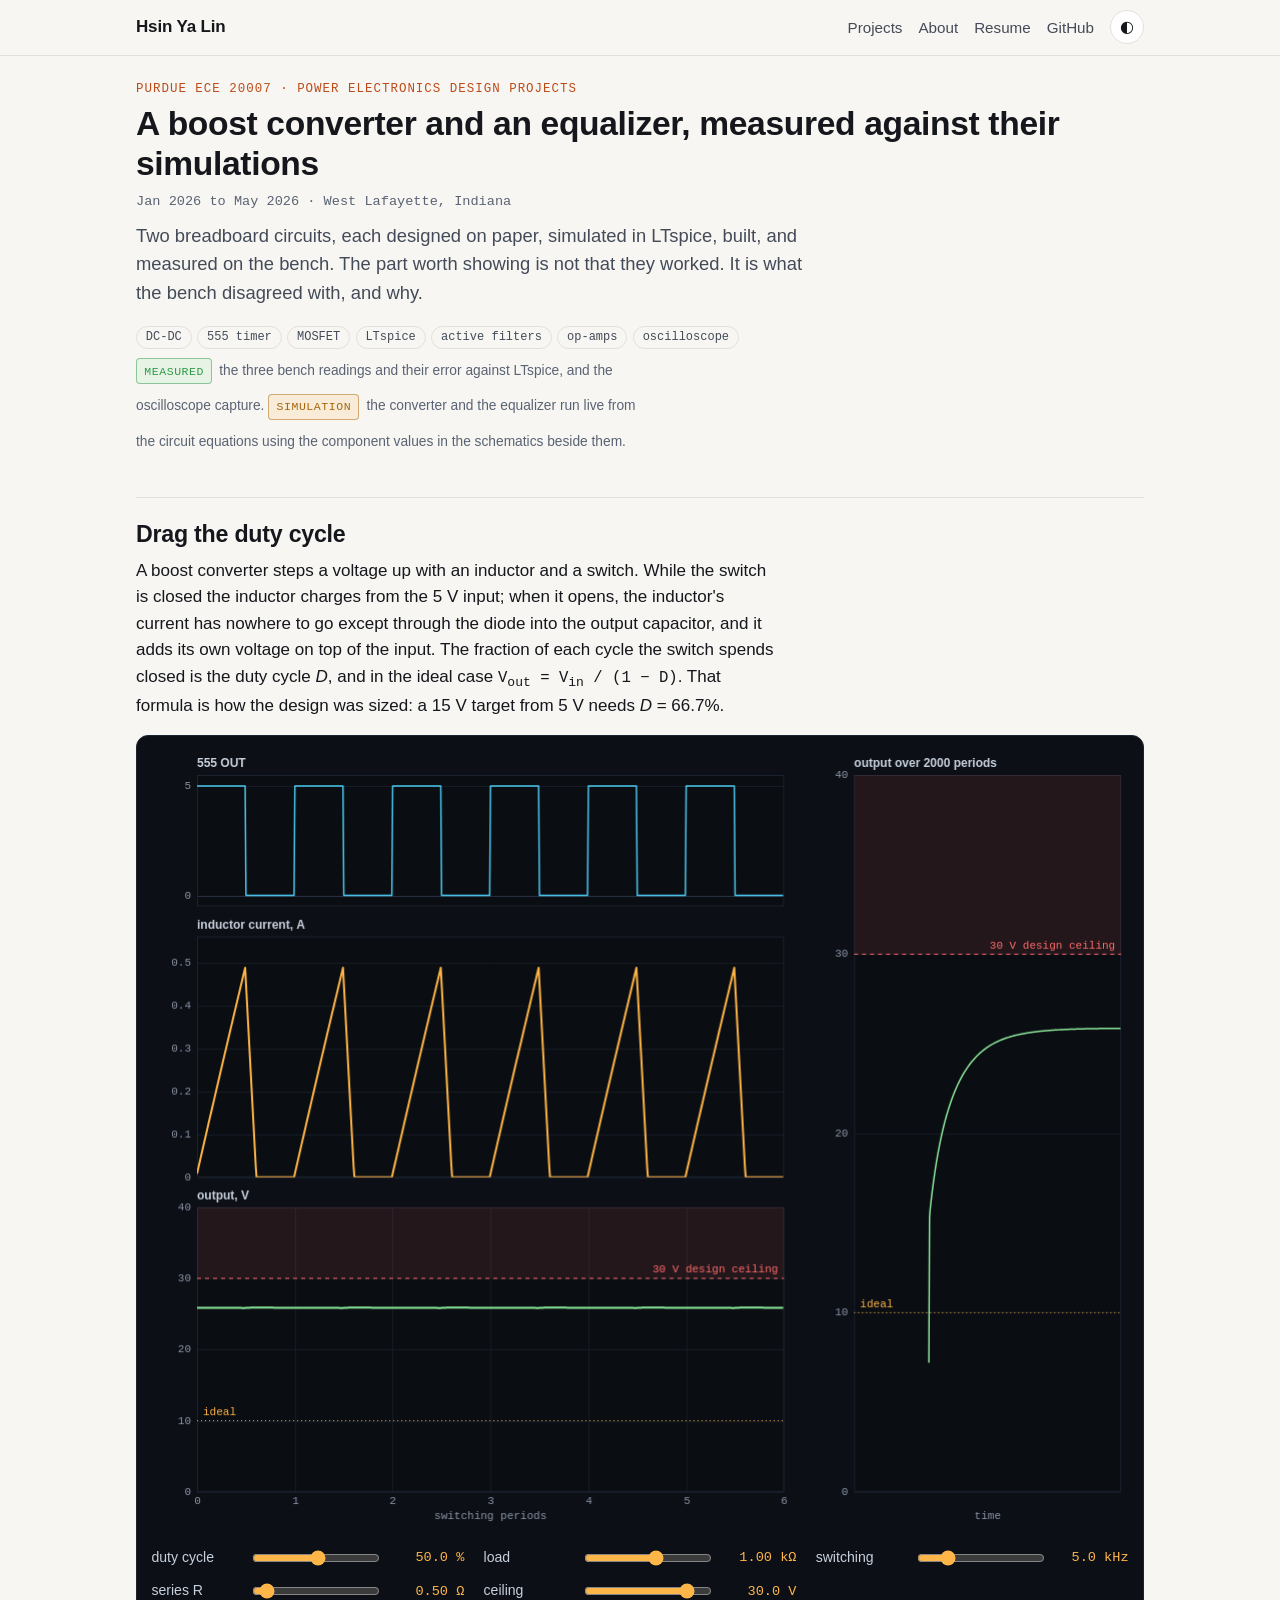
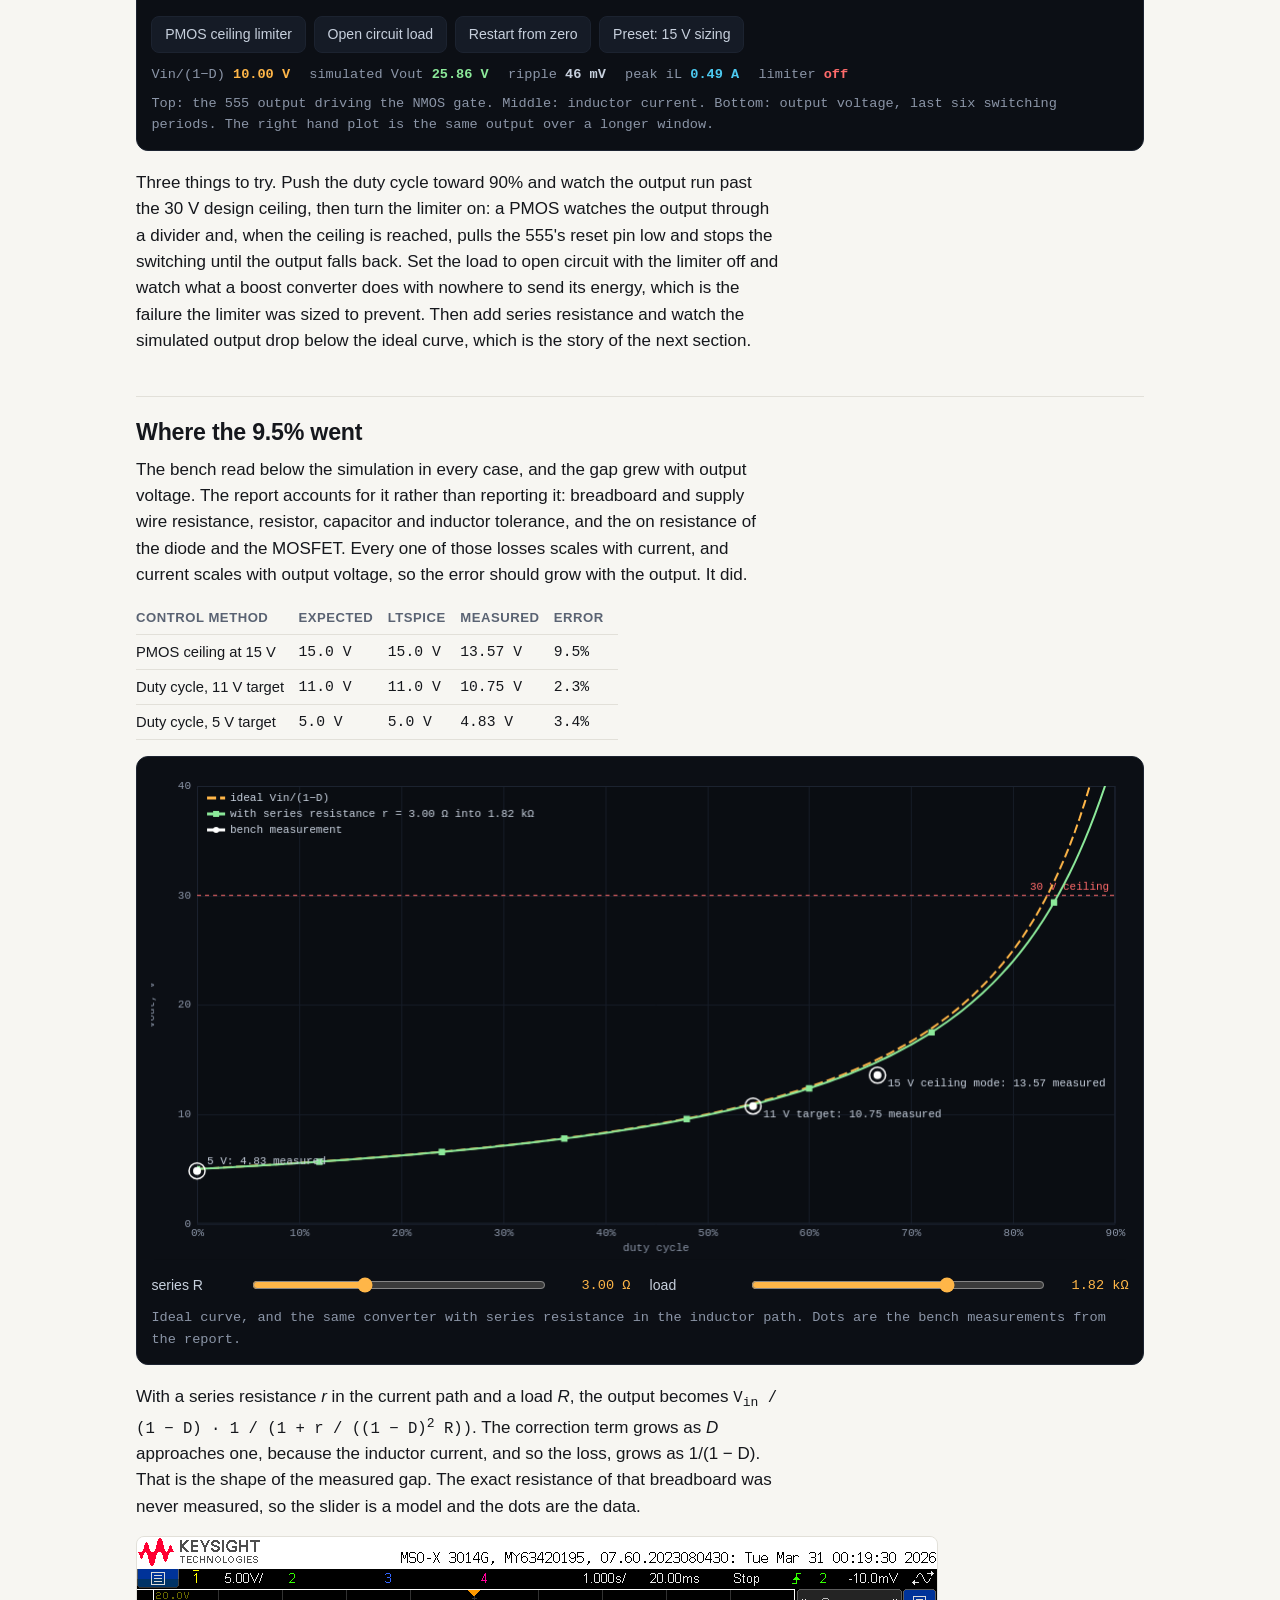
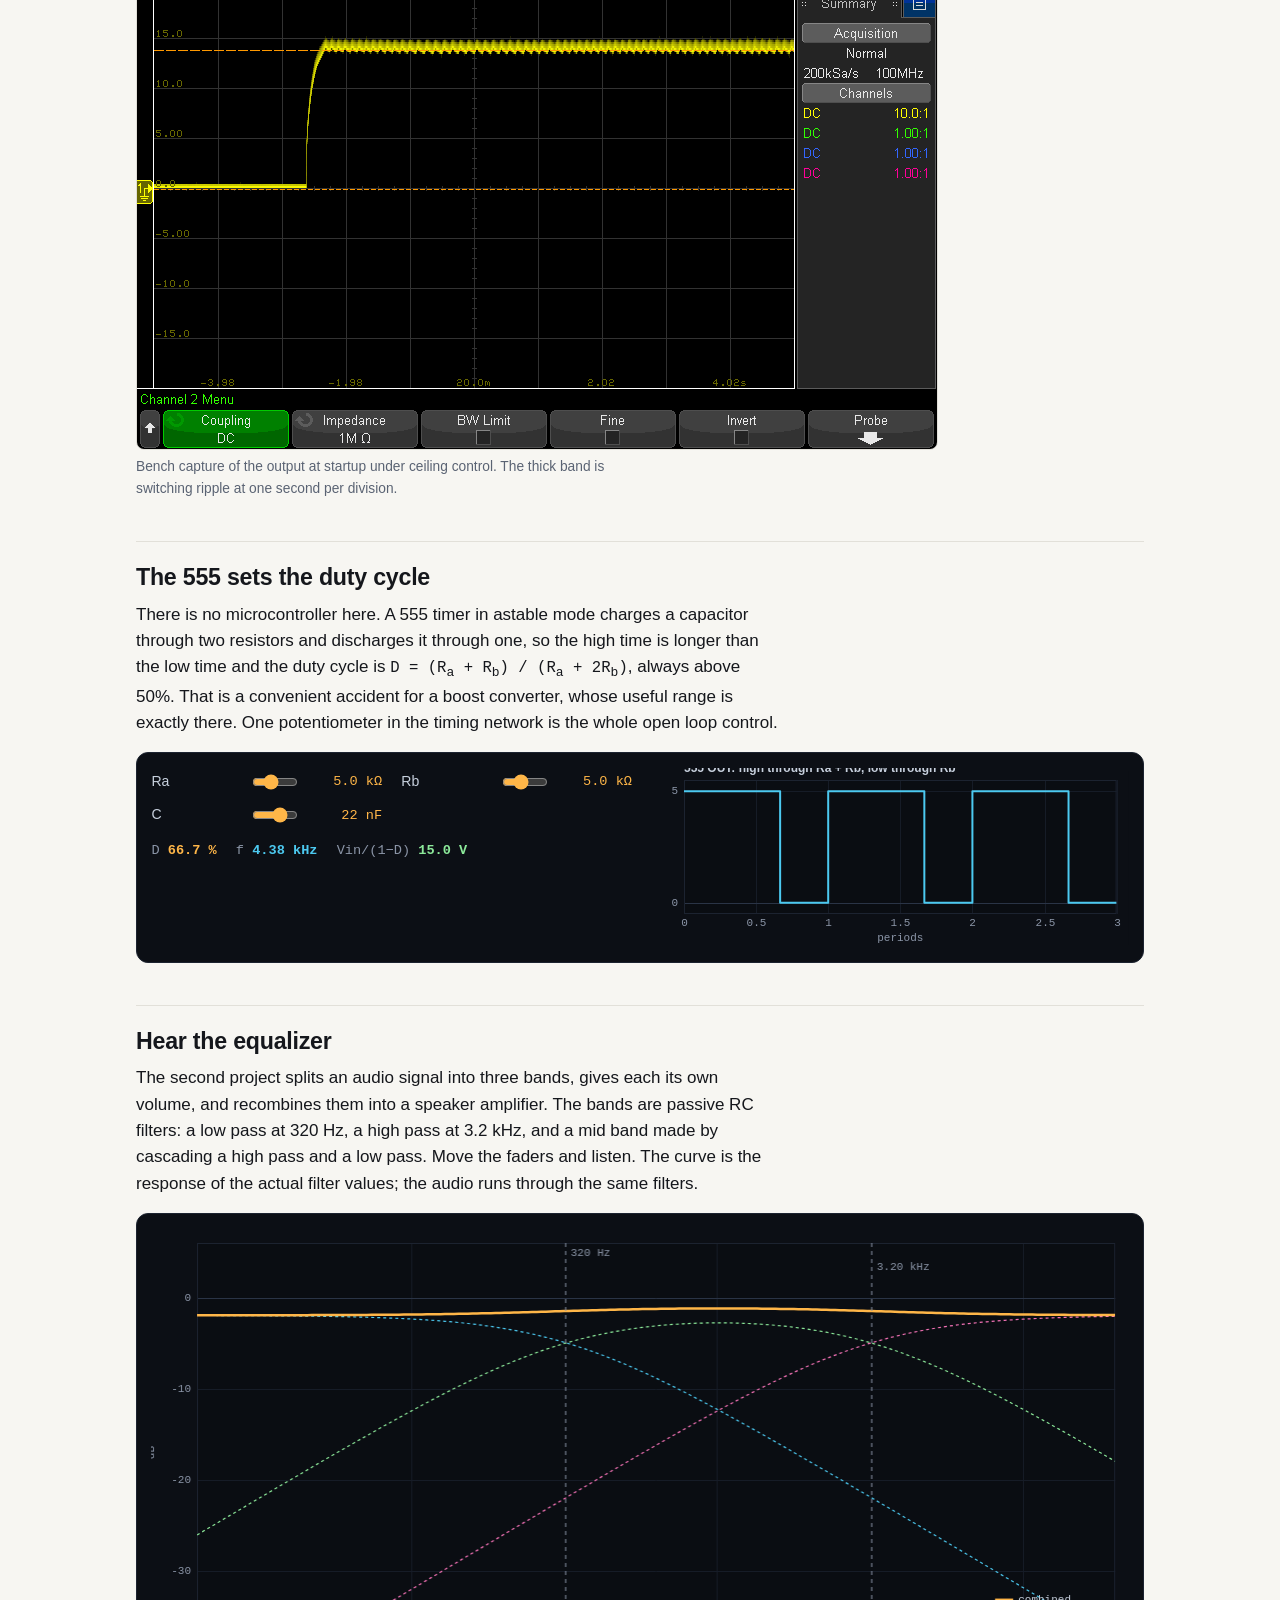
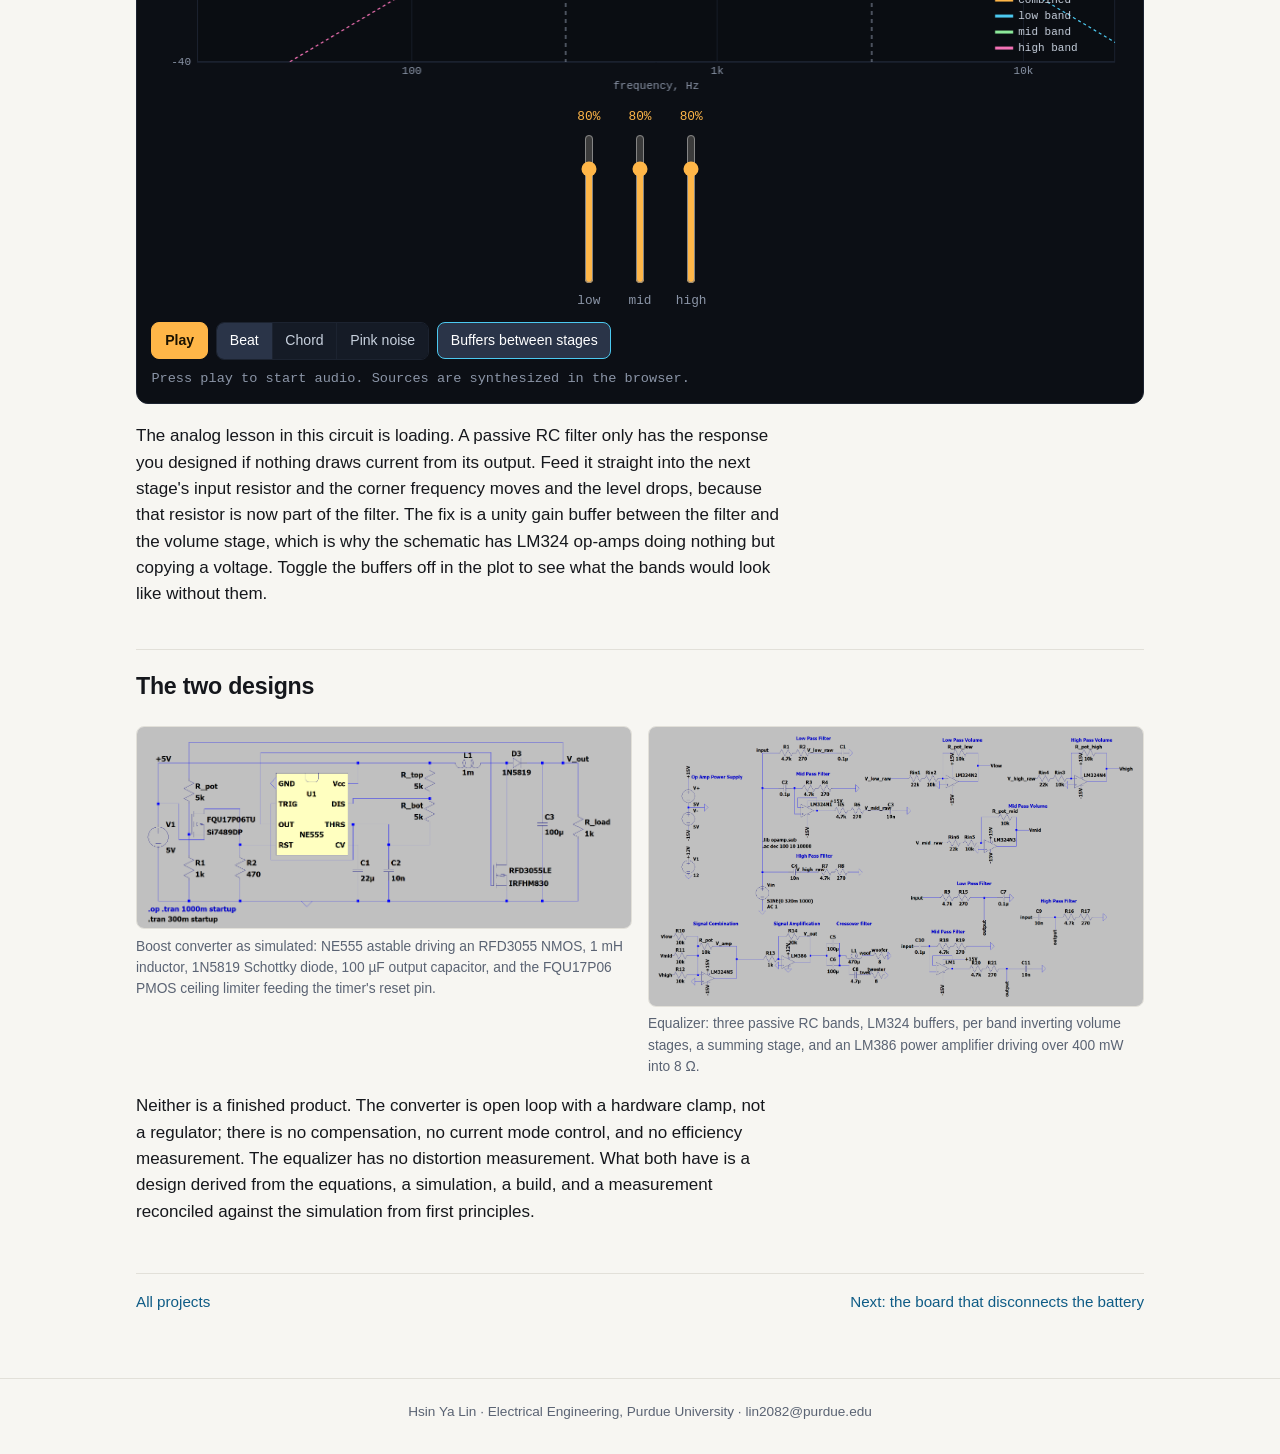
<file: projects/ece20007/index.html>
<!DOCTYPE html>
<html lang="en">
<head>
<meta charset="UTF-8">
<meta name="viewport" content="width=device-width, initial-scale=1.0">
<title>DC-DC Boost Converter and Analog Equalizer, Purdue ECE 20007 | Hsin Ya Lin</title>
<meta name="description" content="Drag the duty cycle of a 555 driven boost converter and watch the inductor pump. Move three faders on a three band analog equalizer and hear the bands. Both reconciled against LTspice and bench measurement.">
<link rel="canonical" href="https://joshua-hsinya-lin.github.io/projects/ece20007/index.html">
<meta property="og:title" content="DC-DC Boost Converter and Analog Equalizer, Purdue ECE 20007">
<meta property="og:description" content="Drag the duty cycle of a 555 driven boost converter and watch the inductor pump. Move three faders on a three band analog equalizer and hear the bands. Both reconciled against LTspice and bench measurement.">
<meta property="og:type" content="article">
<meta property="og:url" content="https://joshua-hsinya-lin.github.io/projects/ece20007/index.html">
<meta property="og:image" content="https://joshua-hsinya-lin.github.io/profile.jpg">
<meta name="twitter:card" content="summary">
<meta name="twitter:title" content="DC-DC Boost Converter and Analog Equalizer, Purdue ECE 20007">
<meta name="twitter:description" content="Drag the duty cycle of a 555 driven boost converter and watch the inductor pump. Move three faders on a three band analog equalizer and hear the bands. Both reconciled against LTspice and bench measurement.">
<meta name="twitter:image" content="https://joshua-hsinya-lin.github.io/profile.jpg">
<link rel="stylesheet" href="../../shared/site.css">
<script src="../../shared/site.js"></script>
<style>
.two { display: grid; grid-template-columns: 1fr 1fr; gap: 1rem; }
@media (max-width: 720px) { .two { grid-template-columns: 1fr; } }
.faders { display: flex; gap: 1.2rem; justify-content: center; align-items: flex-end; margin: 0.6rem 0 0.2rem; }
.fader { display: flex; flex-direction: column; align-items: center; gap: 0.3rem; font-family: var(--mono); font-size: 0.8rem; color: var(--panel-ink); }
.fader input[type="range"] { -webkit-appearance: slider-vertical; writing-mode: vertical-lr; direction: rtl; height: 150px; width: 28px; accent-color: var(--amber); touch-action: none; }
.fader output { color: var(--amber); }
.fader .name { color: var(--panel-muted); }
</style>
</head>
<body>
<header class="site-header" data-root="../../"></header>
<main class="project">
<div class="kicker">Purdue ECE 20007 · Power Electronics Design Projects</div>
<h1>A boost converter and an equalizer, measured against their simulations</h1>
<div class="when">Jan 2026 to May 2026 · West Lafayette, Indiana</div>
<p class="lede">Two breadboard circuits, each designed on paper, simulated in LTspice, built, and measured on the bench. The part worth showing is not that they worked. It is what the bench disagreed with, and why.</p>
<div class="tags"><span>DC-DC</span><span>555 timer</span><span>MOSFET</span><span>LTspice</span><span>active filters</span><span>op-amps</span><span>oscilloscope</span></div>
<p class="src kinds"><span class="kind measured">Measured</span> the three bench readings and their error against LTspice, and the oscilloscope capture. <span class="kind model">Simulation</span> the converter and the equalizer run live from the circuit equations using the component values in the schematics beside them.</p>

<section class="sub" id="boost">
<h2>Drag the duty cycle</h2>
<p>A boost converter steps a voltage up with an inductor and a switch. While the switch is closed the inductor charges from the 5 V input; when it opens, the inductor's current has nowhere to go except through the diode into the output capacitor, and it adds its own voltage on top of the input. The fraction of each cycle the switch spends closed is the duty cycle <em>D</em>, and in the ideal case <span class="mono">V<sub>out</sub> = V<sub>in</sub> / (1 &minus; D)</span>. That formula is how the design was sized: a 15 V target from 5 V needs <em>D</em> = 66.7%.</p>
<div class="panel">
  <canvas id="scope" aria-label="Switching waveforms"></canvas>
  <div class="controls" id="bctl"></div>
  <div class="btnrow" id="brow"></div>
  <div id="bro"></div>
  <p class="hint">Top: the 555 output driving the NMOS gate. Middle: inductor current. Bottom: output voltage, last six switching periods. The right hand plot is the same output over a longer window.</p>
</div>
<p>Three things to try. Push the duty cycle toward 90% and watch the output run past the 30 V design ceiling, then turn the limiter on: a PMOS watches the output through a divider and, when the ceiling is reached, pulls the 555's reset pin low and stops the switching until the output falls back. Set the load to open circuit with the limiter off and watch what a boost converter does with nowhere to send its energy, which is the failure the limiter was sized to prevent. Then add series resistance and watch the simulated output drop below the ideal curve, which is the story of the next section.</p>
</section>

<section class="sub" id="error">
<h2>Where the 9.5% went</h2>
<p>The bench read below the simulation in every case, and the gap grew with output voltage. The report accounts for it rather than reporting it: breadboard and supply wire resistance, resistor, capacitor and inductor tolerance, and the on resistance of the diode and the MOSFET. Every one of those losses scales with current, and current scales with output voltage, so the error should grow with the output. It did.</p>
<table class="tbl">
<tr><th>Control method</th><th>Expected</th><th>LTspice</th><th>Measured</th><th>Error</th></tr>
<tr><td>PMOS ceiling at 15 V</td><td class="num">15.0 V</td><td class="num">15.0 V</td><td class="num">13.57 V</td><td class="num">9.5%</td></tr>
<tr><td>Duty cycle, 11 V target</td><td class="num">11.0 V</td><td class="num">11.0 V</td><td class="num">10.75 V</td><td class="num">2.3%</td></tr>
<tr><td>Duty cycle, 5 V target</td><td class="num">5.0 V</td><td class="num">5.0 V</td><td class="num">4.83 V</td><td class="num">3.4%</td></tr>
</table>
<div class="panel">
  <canvas id="curve" aria-label="Output voltage against duty cycle"></canvas>
  <div class="controls" id="cctl"></div>
  <p class="hint">Ideal curve, and the same converter with series resistance in the inductor path. Dots are the bench measurements from the report.</p>
</div>
<p>With a series resistance <em>r</em> in the current path and a load <em>R</em>, the output becomes <span class="mono">V<sub>in</sub> / (1 &minus; D) &middot; 1 / (1 + r / ((1 &minus; D)<sup>2</sup> R))</span>. The correction term grows as <em>D</em> approaches one, because the inductor current, and so the loss, grows as 1/(1 &minus; D). That is the shape of the measured gap. The exact resistance of that breadboard was never measured, so the slider is a model and the dots are the data.</p>
<figure><img src="scope-15v.png" alt="Oscilloscope capture of the boost converter output starting up to about 13.6 V" loading="lazy"><figcaption>Bench capture of the output at startup under ceiling control. The thick band is switching ripple at one second per division.</figcaption></figure>
</section>

<section class="sub" id="timer">
<h2>The 555 sets the duty cycle</h2>
<p>There is no microcontroller here. A 555 timer in astable mode charges a capacitor through two resistors and discharges it through one, so the high time is longer than the low time and the duty cycle is <span class="mono">D = (R<sub>a</sub> + R<sub>b</sub>) / (R<sub>a</sub> + 2R<sub>b</sub>)</span>, always above 50%. That is a convenient accident for a boost converter, whose useful range is exactly there. One potentiometer in the timing network is the whole open loop control.</p>
<div class="panel">
  <div class="two">
    <div>
      <div class="controls" id="tctl" style="margin-top:0"></div>
      <div id="tro"></div>
    </div>
    <canvas id="tcan" aria-label="555 output waveform"></canvas>
  </div>
</div>
</section>

<section class="sub" id="eq">
<h2>Hear the equalizer</h2>
<p>The second project splits an audio signal into three bands, gives each its own volume, and recombines them into a speaker amplifier. The bands are passive RC filters: a low pass at 320 Hz, a high pass at 3.2 kHz, and a mid band made by cascading a high pass and a low pass. Move the faders and listen. The curve is the response of the actual filter values; the audio runs through the same filters.</p>
<div class="panel">
  <canvas id="eqcan" aria-label="Equalizer frequency response"></canvas>
  <div class="faders" id="faders"></div>
  <div class="btnrow" id="eqrow"></div>
  <p class="hint" id="eqhint">Press play to start audio. Sources are synthesized in the browser.</p>
</div>
<p>The analog lesson in this circuit is loading. A passive RC filter only has the response you designed if nothing draws current from its output. Feed it straight into the next stage's input resistor and the corner frequency moves and the level drops, because that resistor is now part of the filter. The fix is a unity gain buffer between the filter and the volume stage, which is why the schematic has LM324 op-amps doing nothing but copying a voltage. Toggle the buffers off in the plot to see what the bands would look like without them.</p>
</section>

<section class="sub" id="schem">
<h2>The two designs</h2>
<div class="figs">
<figure><img src="boost-schematic.png" alt="Boost converter schematic" loading="lazy"><figcaption>Boost converter as simulated: NE555 astable driving an RFD3055 NMOS, 1 mH inductor, 1N5819 Schottky diode, 100 &micro;F output capacitor, and the FQU17P06 PMOS ceiling limiter feeding the timer's reset pin.</figcaption></figure>
<figure><img src="eq-schematic.png" alt="Three band equalizer schematic" loading="lazy"><figcaption>Equalizer: three passive RC bands, LM324 buffers, per band inverting volume stages, a summing stage, and an LM386 power amplifier driving over 400 mW into 8 &Omega;.</figcaption></figure>
</div>
<p>Neither is a finished product. The converter is open loop with a hardware clamp, not a regulator; there is no compensation, no current mode control, and no efficiency measurement. The equalizer has no distortion measurement. What both have is a design derived from the equations, a simulation, a build, and a measurement reconciled against the simulation from first principles.</p>
</section>

<div class="next"><a href="../../index.html#projects">All projects</a><a href="../lunabotics/index.html">Next: the board that disconnects the battery</a></div>
</main>
<footer class="site-footer"></footer>

<script>
(function () {
  const C = Site.colors;

  /* Boost converter, switched model, explicit Euler at 120 steps per period. */
  const B = { Vin: 5, L: 1e-3, Cap: 100e-6, Vd: 0.3, D: 0.5, f: 5000, R: 1000, open: false, r: 0.5, limiter: false, Vceil: 30 };
  const S = { iL: 0, v: 0, t: 0, clamp: false, sw: 0, periods: 0 };
  const NS = 120;
  const SCOPE_P = 6;
  const scopeBuf = { sw: [], iL: [], v: [] };
  const SLOW_N = 400;
  const slow = [];
  let slowCount = 0;
  let vMean = 0;
  let vRip = 0;
  let iPeak = 0;

  function stepPeriod() {
    const T = 1 / B.f;
    const dt = T / NS;
    const R = B.open ? 1e12 : B.R;
    let vmin = 1e9, vmax = -1e9, imax = 0, vsum = 0;
    for (let k = 0; k < NS; k++) {
      const phase = k / NS;
      let sw = phase < B.D ? 1 : 0;
      if (B.limiter) {
        if (S.v >= B.Vceil) S.clamp = true;
        else if (S.v < B.Vceil * 0.985) S.clamp = false;
        if (S.clamp) sw = 0;
      } else S.clamp = false;
      S.sw = sw;
      const cond = !sw && (S.iL > 0 || B.Vin - B.r * S.iL > S.v + B.Vd);
      let vL;
      if (sw) vL = B.Vin - S.iL * B.r;
      else if (cond) vL = B.Vin - S.iL * B.r - S.v - B.Vd;
      else vL = 0;
      S.iL += vL / B.L * dt;
      if (!sw && S.iL < 0) S.iL = 0;
      if (S.iL > 60) S.iL = 60;
      const iC = (sw || !cond ? 0 : S.iL) - S.v / R;
      S.v += iC / B.Cap * dt;
      if (S.v < 0) S.v = 0;
      if (S.v > 120) S.v = 120;
      S.t += dt;
      scopeBuf.sw.push(sw);
      scopeBuf.iL.push(S.iL);
      scopeBuf.v.push(S.v);
      if (S.v < vmin) vmin = S.v;
      if (S.v > vmax) vmax = S.v;
      if (S.iL > imax) imax = S.iL;
      vsum += S.v;
    }
    const keep = NS * SCOPE_P;
    if (scopeBuf.sw.length > keep) {
      scopeBuf.sw.splice(0, scopeBuf.sw.length - keep);
      scopeBuf.iL.splice(0, scopeBuf.iL.length - keep);
      scopeBuf.v.splice(0, scopeBuf.v.length - keep);
    }
    vMean = vsum / NS;
    vRip = vmax - vmin;
    iPeak = imax;
    S.periods++;
    if (S.periods % 5 === 0) {
      slow.push(vMean);
      if (slow.length > SLOW_N) slow.shift();
      slowCount++;
    }
  }
  function resetSim() {
    S.iL = 0; S.v = 0; S.t = 0; S.clamp = false; S.periods = 0;
    scopeBuf.sw.length = 0; scopeBuf.iL.length = 0; scopeBuf.v.length = 0;
    slow.length = 0;
  }

  const bctl = document.getElementById('bctl');
  const sD = Site.slider(bctl, { label: 'duty cycle', min: 0.05, max: 0.92, step: 0.005, value: 0.5, fmt: function (v) { return (v * 100).toFixed(1) + ' %'; }, onInput: function (v) { B.D = v; } });
  const sR = Site.slider(bctl, { label: 'load', min: 1.7, max: 4, step: 0.01, value: 3, fmt: function (v) { const R = Math.pow(10, v); return R >= 1000 ? (R / 1000).toFixed(2) + ' kΩ' : R.toFixed(0) + ' Ω'; }, onInput: function (v) { B.R = Math.pow(10, v); B.open = false; openT.value = false; } });
  const sF = Site.slider(bctl, { label: 'switching', min: 1000, max: 20000, step: 100, value: 5000, fmt: function (v) { return (v / 1000).toFixed(1) + ' kHz'; }, onInput: function (v) { B.f = v; } });
  const sr = Site.slider(bctl, { label: 'series R', min: 0, max: 8, step: 0.05, value: 0.5, fmt: function (v) { return v.toFixed(2) + ' Ω'; }, onInput: function (v) { B.r = v; } });
  const sCeil = Site.slider(bctl, { label: 'ceiling', min: 8, max: 34, step: 0.5, value: 30, fmt: function (v) { return v.toFixed(1) + ' V'; }, onInput: function (v) { B.Vceil = v; } });
  const brow = document.getElementById('brow');
  const limT = Site.toggle(brow, { label: 'PMOS ceiling limiter', value: false, onChange: function (v) { B.limiter = v; } });
  const openT = Site.toggle(brow, { label: 'Open circuit load', value: false, onChange: function (v) { B.open = v; } });
  Site.button(brow, { label: 'Restart from zero', onClick: resetSim });
  Site.button(brow, { label: 'Preset: 15 V sizing', onClick: function () { sD.value = 0.667; B.D = 0.667; sr.value = 0; B.r = 0; sR.value = 3; B.R = 1000; openT.value = false; B.open = false; } });
  const bro = Site.readouts(document.getElementById('bro'), [
    { key: 'ideal', label: 'Vin/(1−D)', color: 'amber' }, { key: 'sim', label: 'simulated Vout', color: 'green' },
    { key: 'rip', label: 'ripple' }, { key: 'ip', label: 'peak iL', color: 'cyan' }, { key: 'clamp', label: 'limiter', color: 'red' }
  ]);
  void limT;

  const scope = Site.canvas(document.getElementById('scope'), { aspect: 0.8 });
  let plots = null;
  function layoutScope() {
    const w = scope.w, h = scope.h;
    const leftW = Math.min(w * 0.6, w - 220);
    const lx = 46, gap = 30, top = 24, rx = lx + leftW + 70;
    const ph = (h - top - 40 - 2 * gap) / 3;
    plots = {
      pwm: new Site.Plot(scope.ctx, { x: [0, SCOPE_P], y: [-0.5, 5.5], box: { x: lx, y: top, w: leftW, h: ph * 0.6 }, yticks: [0, 5], xticks: [], title: '555 OUT' }),
      il: new Site.Plot(scope.ctx, { x: [0, SCOPE_P], y: [0, 1], box: { x: lx, y: top + ph * 0.6 + gap, w: leftW, h: ph * 1.1 }, xticks: [], title: 'inductor current, A' }),
      vo: new Site.Plot(scope.ctx, { x: [0, SCOPE_P], y: [0, 40], box: { x: lx, y: top + ph * 1.7 + 2 * gap, w: leftW, h: ph * 1.3 }, title: 'output, V', xlabel: 'switching periods' }),
      slow: new Site.Plot(scope.ctx, { x: [0, SLOW_N], y: [0, 40], box: { x: rx, y: top, w: w - rx - 8, h: h - top - 40 }, title: 'output over 2000 periods', xticks: [], xlabel: 'time' })
    };
  }
  layoutScope();
  scope.onresize = layoutScope;
  function drawScope() {
    const c = scope.ctx;
    c.fillStyle = C.panel;
    c.fillRect(0, 0, scope.w, scope.h);
    const n = scopeBuf.v.length;
    const xs = new Array(n);
    for (let i = 0; i < n; i++) xs[i] = (i + (NS * SCOPE_P - n)) / NS;
    const sw5 = scopeBuf.sw.map(function (s) { return s * 5; });
    let imax = 0.1;
    for (let i = 0; i < n; i++) if (scopeBuf.iL[i] > imax) imax = scopeBuf.iL[i];
    plots.il.set({ y: [0, imax * 1.15] });
    let vtop = 40;
    for (let i = 0; i < n; i++) if (scopeBuf.v[i] > vtop * 0.9) vtop = Math.max(vtop, scopeBuf.v[i] * 1.15);
    plots.vo.set({ y: [0, vtop] });
    plots.slow.set({ y: [0, vtop] });
    plots.pwm.axes();
    plots.il.axes();
    plots.vo.axes();
    plots.slow.axes();
    if (n > 1) {
      plots.pwm.line({ xs: xs, ys: sw5 }, { color: C.cyan, width: 1.5 });
      plots.il.line({ xs: xs, ys: scopeBuf.iL }, { color: C.amber, width: 2 });
      plots.vo.line({ xs: xs, ys: scopeBuf.v }, { color: C.green, width: 2 });
    }
    const zone = function (p) {
      const b = p.box;
      const y30 = p.py(30);
      if (y30 > b.y) {
        c.save();
        c.fillStyle = 'rgba(255,107,107,0.10)';
        c.fillRect(b.x, b.y, b.w, y30 - b.y);
        c.restore();
      }
      p.hline(30, { color: C.red, label: '30 V design ceiling' });
      if (B.limiter) p.hline(B.Vceil, { color: C.pink, dash: [2, 3], label: 'limiter ' + B.Vceil.toFixed(1) + ' V', align: 'left' });
      p.hline(B.Vin / (1 - B.D), { color: C.amber, dash: [1, 3], label: 'ideal', align: 'left' });
    };
    zone(plots.vo);
    zone(plots.slow);
    if (slow.length > 1) {
      const sx = [];
      for (let i = 0; i < slow.length; i++) sx.push(i + (SLOW_N - slow.length));
      plots.slow.line({ xs: sx, ys: slow }, { color: C.green, width: 1.5 });
    }
  }
  const loop = Site.loop(scope.el, function () {
    for (let k = 0; k < 20; k++) stepPeriod();
    drawScope();
    bro.set('ideal', (B.Vin / (1 - B.D)).toFixed(2) + ' V');
    bro.set('sim', vMean.toFixed(2) + ' V');
    bro.set('rip', (vRip * 1000).toFixed(0) + ' mV');
    bro.set('ip', iPeak.toFixed(2) + ' A');
    bro.set('clamp', B.limiter ? (S.clamp ? 'holding' : 'armed') : 'off');
  });
  loop.start();

  /* Transfer curve */
  const curve = Site.canvas(document.getElementById('curve'), { aspect: 0.5 });
  const cctl = document.getElementById('cctl');
  const cr = Site.slider(cctl, { label: 'series R', min: 0, max: 8, step: 0.05, value: 3, fmt: function (v) { return v.toFixed(2) + ' Ω'; }, onInput: drawCurve });
  const cR = Site.slider(cctl, { label: 'load', min: 1.7, max: 4, step: 0.01, value: Math.log10(1800), fmt: function (v) { const R = Math.pow(10, v); return R >= 1000 ? (R / 1000).toFixed(2) + ' kΩ' : R.toFixed(0) + ' Ω'; }, onInput: drawCurve });
  function drawCurve() {
    const c = curve.ctx, w = curve.w, h = curve.h;
    c.fillStyle = C.panel;
    c.fillRect(0, 0, w, h);
    const p = new Site.Plot(c, { x: [0, 0.9], y: [0, 40], box: { x: 46, y: 14, w: w - 60, h: h - 50 }, xlabel: 'duty cycle', ylabel: 'Vout, V', xfmt: function (v) { return (v * 100).toFixed(0) + '%'; } });
    p.axes();
    const ideal = [], real = [];
    const r = cr.value, R = Math.pow(10, cR.value);
    for (let D = 0; D <= 0.9; D += 0.005) {
      const vi = B.Vin / (1 - D);
      ideal.push([D, vi]);
      real.push([D, vi / (1 + r / ((1 - D) * (1 - D) * R))]);
    }
    p.hline(30, { color: C.red, label: '30 V ceiling' });
    p.line(ideal, { color: C.amber, width: 2, dash: [9, 4] });
    p.line(real, { color: C.green, width: 2, marker: 'square', every: 24 });
    const pts = [[0.545, 10.75, '11 V target: 10.75 measured'], [0, 4.83, '5 V: 4.83 measured'], [0.667, 13.57, '15 V ceiling mode: 13.57 measured']];
    pts.forEach(function (q, i) {
      p.dot(q[0], q[1], { color: C.white, r: 4, ring: true });
      p.text(q[0], q[1], q[2], { color: C.ink, dx: 10, dy: i === 1 ? -10 : 8, size: 11 });
    });
    p.legend([
      { label: 'ideal Vin/(1−D)', color: C.amber, dash: [9, 4] },
      { label: 'with series resistance r = ' + r.toFixed(2) + ' Ω into ' + (R >= 1000 ? (R / 1000).toFixed(2) + ' kΩ' : R.toFixed(0) + ' Ω'), color: C.green, marker: 'square' },
      { label: 'bench measurement', color: C.white, marker: 'dot' }
    ]);
  }
  drawCurve();
  curve.onresize = drawCurve;

  /* 555 astable */
  const tctl = document.getElementById('tctl');
  const tRa = Site.slider(tctl, { label: 'Ra', min: 3, max: 5, step: 0.01, value: Math.log10(5000), fmt: function (v) { const R = Math.pow(10, v); return R >= 1000 ? (R / 1000).toFixed(1) + ' kΩ' : R.toFixed(0) + ' Ω'; }, onInput: drawTimer });
  const tRb = Site.slider(tctl, { label: 'Rb', min: 3, max: 5, step: 0.01, value: Math.log10(5000), fmt: function (v) { const R = Math.pow(10, v); return R >= 1000 ? (R / 1000).toFixed(1) + ' kΩ' : R.toFixed(0) + ' Ω'; }, onInput: drawTimer });
  const tC = Site.slider(tctl, { label: 'C', min: -9, max: -7, step: 0.01, value: Math.log10(22e-9), fmt: function (v) { return (Math.pow(10, v) * 1e9).toFixed(0) + ' nF'; }, onInput: drawTimer });
  const tro = Site.readouts(document.getElementById('tro'), [{ key: 'd', label: 'D', color: 'amber' }, { key: 'f', label: 'f', color: 'cyan' }, { key: 'v', label: 'Vin/(1−D)', color: 'green' }]);
  const tcan = Site.canvas(document.getElementById('tcan'), { height: 180 });
  function drawTimer() {
    const Ra = Math.pow(10, tRa.value), Rb = Math.pow(10, tRb.value), Cc = Math.pow(10, tC.value);
    const D = (Ra + Rb) / (Ra + 2 * Rb);
    const f = 1.44 / ((Ra + 2 * Rb) * Cc);
    tro.set('d', (D * 100).toFixed(1) + ' %');
    tro.set('f', f >= 1000 ? (f / 1000).toFixed(2) + ' kHz' : f.toFixed(0) + ' Hz');
    tro.set('v', (5 / (1 - D)).toFixed(1) + ' V');
    const c = tcan.ctx, w = tcan.w, h = tcan.h;
    c.fillStyle = C.panel;
    c.fillRect(0, 0, w, h);
    const p = new Site.Plot(c, { x: [0, 3], y: [-0.5, 5.5], box: { x: 36, y: 12, w: w - 48, h: h - 46 }, yticks: [0, 5], xlabel: 'periods', title: '555 OUT: high through Ra + Rb, low through Rb' });
    p.axes();
    const pts = [];
    for (let k = 0; k < 3; k++) { pts.push([k, 5]); pts.push([k + D, 5]); pts.push([k + D, 0]); pts.push([k + 1, 0]); }
    p.line(pts, { color: C.cyan, width: 2 });
  }
  drawTimer();
  tcan.onresize = drawTimer;

  /* Equalizer */
  const R_F = 4700 + 270;
  const C_LO = 0.1e-6;
  const C_HI = 10e-9;
  const R_IN = 22000 + 10000;
  const fLo = 1 / (2 * Math.PI * R_F * C_LO);
  const fHi = 1 / (2 * Math.PI * R_F * C_HI);
  const Rpar = R_F * R_IN / (R_F + R_IN);
  const gains = { lo: 0.8, mid: 0.8, hi: 0.8 };
  let buffered = true;
  function cmul(a, b) { return [a[0] * b[0] - a[1] * b[1], a[0] * b[1] + a[1] * b[0]]; }
  function cdiv(a, b) { const d = b[0] * b[0] + b[1] * b[1]; return [(a[0] * b[0] + a[1] * b[1]) / d, (a[1] * b[0] - a[0] * b[1]) / d]; }
  function lp(f, fc, k) { return cdiv([k || 1, 0], [1, f / fc]); }
  function hp(f, fc) { return cdiv([0, f / fc], [1, f / fc]); }
  function response(f) {
    let L, M, H;
    if (buffered) {
      L = lp(f, fLo);
      M = cmul(hp(f, fLo), lp(f, fHi));
      H = hp(f, fHi);
    } else {
      const fLoL = 1 / (2 * Math.PI * Rpar * C_LO);
      const fHiL = 1 / (2 * Math.PI * Rpar * C_HI);
      const k = R_IN / (R_F + R_IN);
      L = lp(f, fLoL, k);
      M = cmul(hp(f, fLoL), lp(f, fHiL, k));
      H = hp(f, fHiL);
    }
    const t = [gains.lo * L[0] + gains.mid * M[0] + gains.hi * H[0], gains.lo * L[1] + gains.mid * M[1] + gains.hi * H[1]];
    return { L: L, M: M, H: H, T: t };
  }
  function mag(z) { return Math.sqrt(z[0] * z[0] + z[1] * z[1]); }
  function dB(z) { return 20 * Math.log10(Math.max(1e-6, mag(z))); }

  const eqcan = Site.canvas(document.getElementById('eqcan'), { aspect: 0.48 });
  let analyser = null;
  let specBuf = null;
  function drawEq() {
    const c = eqcan.ctx, w = eqcan.w, h = eqcan.h;
    c.fillStyle = C.panel;
    c.fillRect(0, 0, w, h);
    const p = new Site.Plot(c, { x: [20, 20000], y: [-40, 6], xlog: true, box: { x: 46, y: 14, w: w - 60, h: h - 50 }, xlabel: 'frequency, Hz', ylabel: 'dB', xfmt: function (v) { return v >= 1000 ? (v / 1000) + 'k' : String(v); } });
    p.axes();
    if (analyser && specBuf) {
      analyser.getByteFrequencyData(specBuf);
      const sr = analyser.context.sampleRate;
      const pts = [];
      for (let i = 1; i < specBuf.length; i++) {
        const f = i * sr / 2 / specBuf.length;
        if (f < 20 || f > 20000) continue;
        pts.push([f, -40 + specBuf[i] / 255 * 46]);
      }
      if (pts.length > 2) p.line(pts, { color: 'rgba(255,255,255,0.35)', width: 1, fill: false });
    }
    const lo = [], mi = [], hi = [], tot = [];
    for (let i = 0; i <= 200; i++) {
      const f = 20 * Math.pow(1000, i / 200);
      const r = response(f);
      lo.push([f, dB([r.L[0] * gains.lo, r.L[1] * gains.lo])]);
      mi.push([f, dB([r.M[0] * gains.mid, r.M[1] * gains.mid])]);
      hi.push([f, dB([r.H[0] * gains.hi, r.H[1] * gains.hi])]);
      tot.push([f, dB(r.T)]);
    }
    p.line(lo, { color: C.cyan, width: 1.2, dash: [3, 3] });
    p.line(mi, { color: C.green, width: 1.2, dash: [3, 3] });
    p.line(hi, { color: C.pink, width: 1.2, dash: [3, 3] });
    p.line(tot, { color: C.amber, width: 2.5 });
    p.vline(fLo, { color: C.muted, label: fLo.toFixed(0) + ' Hz' });
    p.vline(fHi, { color: C.muted, label: (fHi / 1000).toFixed(2) + ' kHz', dy: 14 });
    p.legend([{ label: 'combined', color: C.amber }, { label: 'low band', color: C.cyan }, { label: 'mid band', color: C.green }, { label: 'high band', color: C.pink }], { x: p.box.x + p.box.w - 120, y: p.box.y + p.box.h - 62 });
    if (!buffered) p.text(20 * 1.15, 3, 'buffers removed: corners move and levels drop', { color: C.red, size: 11 });
  }
  const faders = document.getElementById('faders');
  const gainNodes = {};
  ['lo', 'mid', 'hi'].forEach(function (k) {
    const wrap = document.createElement('label');
    wrap.className = 'fader';
    const name = k === 'lo' ? 'low' : k === 'mid' ? 'mid' : 'high';
    wrap.innerHTML = '<output>80%</output><input type="range" min="0" max="1" step="0.01" value="0.8"><span class="name">' + name + '</span>';
    const inp = wrap.querySelector('input');
    const out = wrap.querySelector('output');
    inp.addEventListener('input', function () {
      gains[k] = parseFloat(inp.value);
      out.textContent = Math.round(gains[k] * 100) + '%';
      if (gainNodes[k]) gainNodes[k].gain.setTargetAtTime(gains[k], gainNodes[k].context.currentTime, 0.02);
      drawEq();
    });
    faders.appendChild(wrap);
  });
  const eqrow = document.getElementById('eqrow');
  let ac = null;
  let srcNodes = [];
  let srcKind = 'beat';
  let playing = false;
  let beatTimer = null;
  function coeffs(fc, fs, type) {
    const K = Math.tan(Math.PI * fc / fs);
    const a1 = (K - 1) / (K + 1);
    if (type === 'lp') return { b: [K / (1 + K), K / (1 + K)], a: [1, a1] };
    return { b: [1 / (1 + K), -1 / (1 + K)], a: [1, a1] };
  }
  function buildGraph() {
    ac = new (window.AudioContext || window.webkitAudioContext)();
    const fs = ac.sampleRate;
    const input = ac.createGain();
    input.gain.value = 0.5;
    const cl = coeffs(fLo, fs, 'lp');
    const ch = coeffs(fHi, fs, 'hp');
    const chm = coeffs(fLo, fs, 'hp');
    const clm = coeffs(fHi, fs, 'lp');
    const lpN = ac.createIIRFilter(cl.b, cl.a);
    const hpN = ac.createIIRFilter(ch.b, ch.a);
    const m1 = ac.createIIRFilter(chm.b, chm.a);
    const m2 = ac.createIIRFilter(clm.b, clm.a);
    gainNodes.lo = ac.createGain(); gainNodes.mid = ac.createGain(); gainNodes.hi = ac.createGain();
    gainNodes.lo.gain.value = gains.lo; gainNodes.mid.gain.value = gains.mid; gainNodes.hi.gain.value = gains.hi;
    const sum = ac.createGain();
    sum.gain.value = 0.9;
    analyser = ac.createAnalyser();
    analyser.fftSize = 2048;
    analyser.smoothingTimeConstant = 0.8;
    specBuf = new Uint8Array(analyser.frequencyBinCount);
    input.connect(lpN).connect(gainNodes.lo).connect(sum);
    input.connect(m1).connect(m2).connect(gainNodes.mid).connect(sum);
    input.connect(hpN).connect(gainNodes.hi).connect(sum);
    sum.connect(analyser).connect(ac.destination);
    return input;
  }
  let inputNode = null;
  function stopSources() {
    srcNodes.forEach(function (n) { try { n.stop(); } catch (e) {} try { n.disconnect(); } catch (e) {} });
    srcNodes = [];
    if (beatTimer) { clearInterval(beatTimer); beatTimer = null; }
  }
  function noiseBuffer() {
    const len = ac.sampleRate * 2;
    const buf = ac.createBuffer(1, len, ac.sampleRate);
    const d = buf.getChannelData(0);
    let b0 = 0, b1 = 0, b2 = 0;
    for (let i = 0; i < len; i++) {
      const wht = Math.random() * 2 - 1;
      b0 = 0.99765 * b0 + wht * 0.0990460;
      b1 = 0.96300 * b1 + wht * 0.2965164;
      b2 = 0.57000 * b2 + wht * 1.0526913;
      d[i] = (b0 + b1 + b2 + wht * 0.1848) * 0.25;
    }
    return buf;
  }
  function startSource() {
    stopSources();
    if (srcKind === 'noise') {
      const n = ac.createBufferSource();
      n.buffer = noiseBuffer();
      n.loop = true;
      n.connect(inputNode);
      n.start();
      srcNodes.push(n);
    } else if (srcKind === 'chord') {
      [110, 138.6, 164.8, 220].forEach(function (f, i) {
        const o = ac.createOscillator();
        o.type = 'sawtooth';
        o.frequency.value = f;
        const g = ac.createGain();
        g.gain.value = 0.12;
        o.connect(g).connect(inputNode);
        o.start();
        srcNodes.push(o);
      });
    } else {
      const nb = noiseBuffer();
      let stepIdx = 0;
      let next = ac.currentTime + 0.05;
      const stepLen = 0.14;
      function kick(t) {
        const o = ac.createOscillator();
        const g = ac.createGain();
        o.frequency.setValueAtTime(160, t);
        o.frequency.exponentialRampToValueAtTime(45, t + 0.12);
        g.gain.setValueAtTime(0.9, t);
        g.gain.exponentialRampToValueAtTime(0.001, t + 0.3);
        o.connect(g).connect(inputNode);
        o.start(t); o.stop(t + 0.32);
      }
      function hat(t, open) {
        const n = ac.createBufferSource();
        n.buffer = nb;
        const f = ac.createBiquadFilter();
        f.type = 'highpass'; f.frequency.value = 6000;
        const g = ac.createGain();
        g.gain.setValueAtTime(0.35, t);
        g.gain.exponentialRampToValueAtTime(0.001, t + (open ? 0.25 : 0.05));
        n.connect(f).connect(g).connect(inputNode);
        n.start(t); n.stop(t + 0.3);
      }
      function snare(t) {
        const n = ac.createBufferSource();
        n.buffer = nb;
        const f = ac.createBiquadFilter();
        f.type = 'bandpass'; f.frequency.value = 1800; f.Q.value = 0.7;
        const g = ac.createGain();
        g.gain.setValueAtTime(0.5, t);
        g.gain.exponentialRampToValueAtTime(0.001, t + 0.18);
        n.connect(f).connect(g).connect(inputNode);
        n.start(t); n.stop(t + 0.2);
        const o = ac.createOscillator();
        o.frequency.value = 190;
        const g2 = ac.createGain();
        g2.gain.setValueAtTime(0.4, t);
        g2.gain.exponentialRampToValueAtTime(0.001, t + 0.1);
        o.connect(g2).connect(inputNode);
        o.start(t); o.stop(t + 0.12);
      }
      function bass(t, f) {
        const o = ac.createOscillator();
        o.type = 'square';
        o.frequency.value = f;
        const fl = ac.createBiquadFilter();
        fl.type = 'lowpass'; fl.frequency.value = 900;
        const g = ac.createGain();
        g.gain.setValueAtTime(0.22, t);
        g.gain.exponentialRampToValueAtTime(0.001, t + stepLen * 0.9);
        o.connect(fl).connect(g).connect(inputNode);
        o.start(t); o.stop(t + stepLen);
      }
      const bassLine = [55, 0, 55, 82.4, 0, 65.4, 0, 73.4, 55, 0, 55, 82.4, 0, 98, 0, 73.4];
      beatTimer = setInterval(function () {
        while (next < ac.currentTime + 0.3) {
          const s = stepIdx % 16;
          if (s % 4 === 0) kick(next);
          if (s % 8 === 4) snare(next);
          hat(next, s % 4 === 2);
          if (bassLine[s]) bass(next, bassLine[s]);
          next += stepLen;
          stepIdx++;
        }
      }, 80);
    }
  }
  const playBtn = Site.button(eqrow, { label: 'Play', primary: true, onClick: function () {
    if (!ac) { inputNode = buildGraph(); }
    if (!playing) {
      ac.resume();
      startSource();
      playing = true;
      playBtn.textContent = 'Stop';
    } else {
      stopSources();
      playing = false;
      playBtn.textContent = 'Play';
    }
  } });
  Site.select(eqrow, { label: 'Audio source', value: 'beat', options: [{ value: 'beat', label: 'Beat' }, { value: 'chord', label: 'Chord' }, { value: 'noise', label: 'Pink noise' }], onChange: function (v) { srcKind = v; if (playing) startSource(); } });
  Site.toggle(eqrow, { label: 'Buffers between stages', value: true, onChange: function (v) { buffered = v; drawEq(); } });
  drawEq();
  eqcan.onresize = drawEq;
  const eqLoop = Site.loop(eqcan.el, function () { drawEq(); });
  eqLoop.start();
})();
</script>
</body>
</html>
</file>
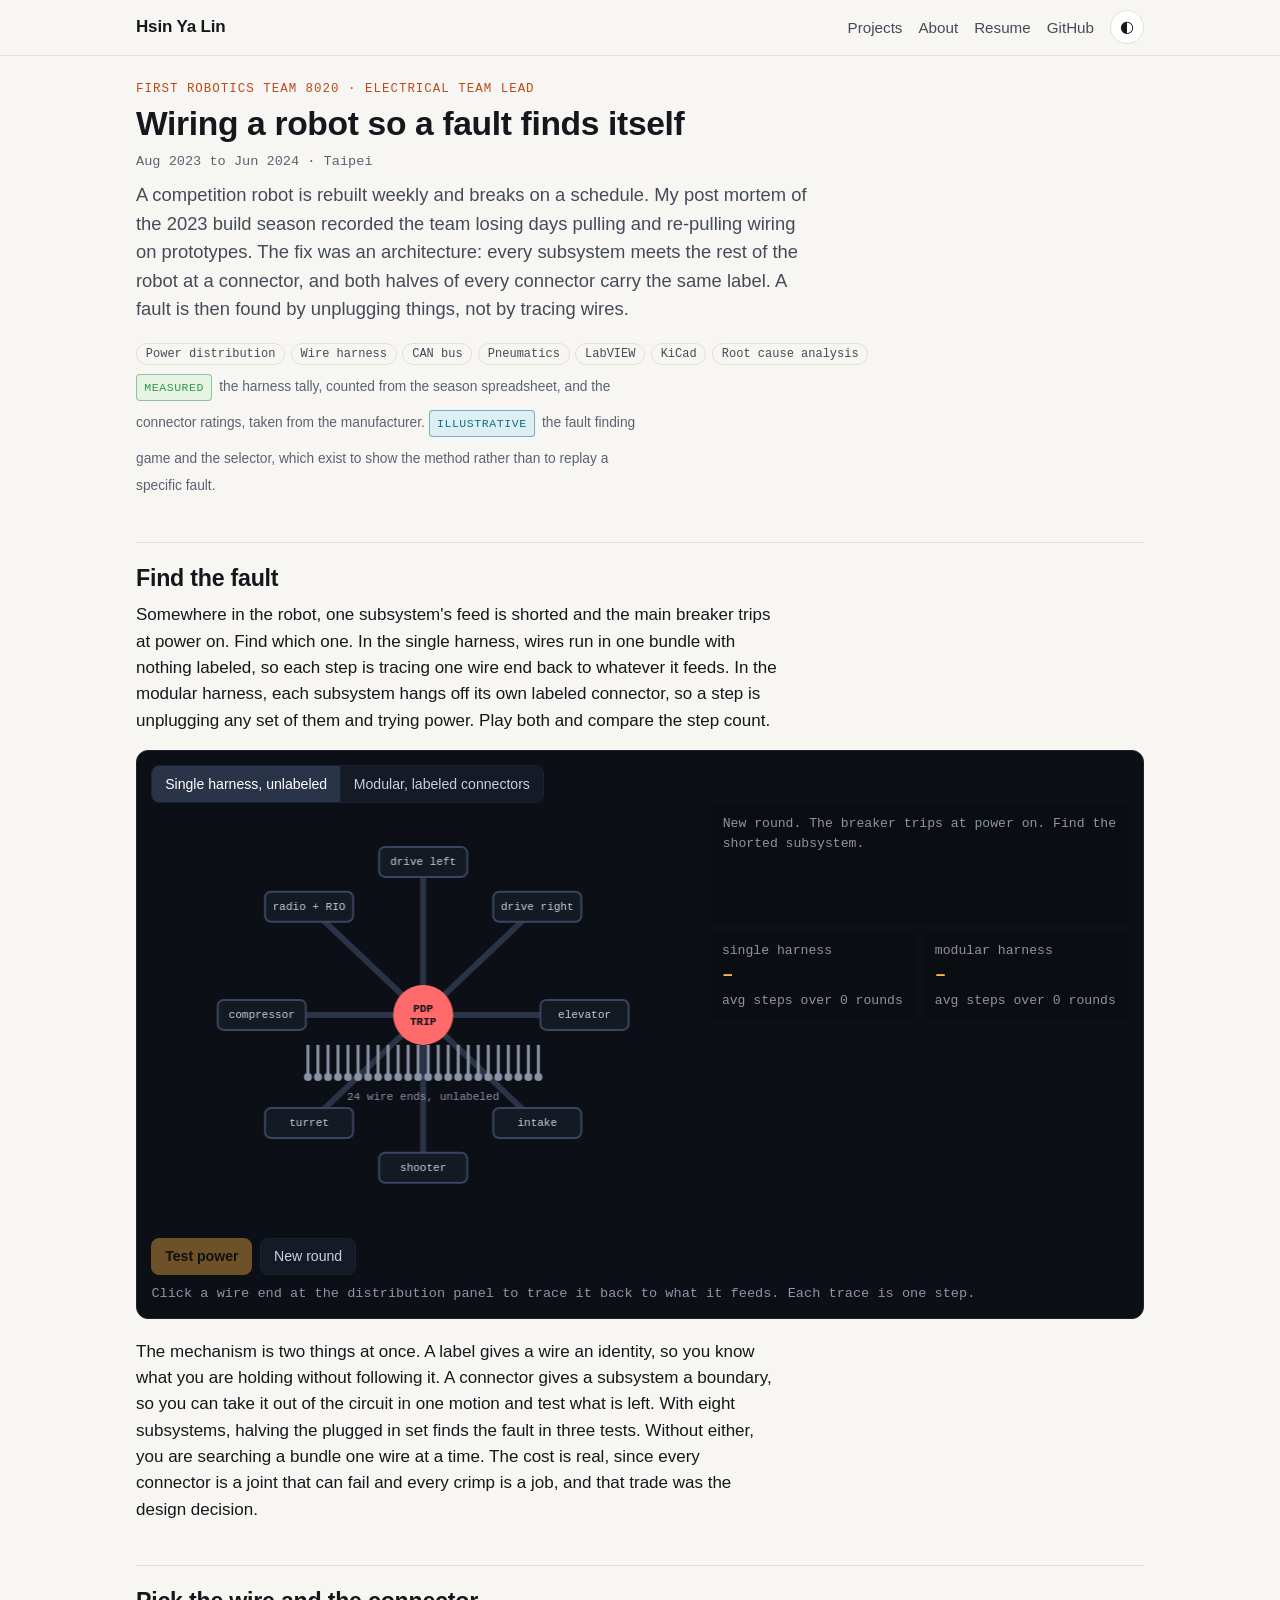
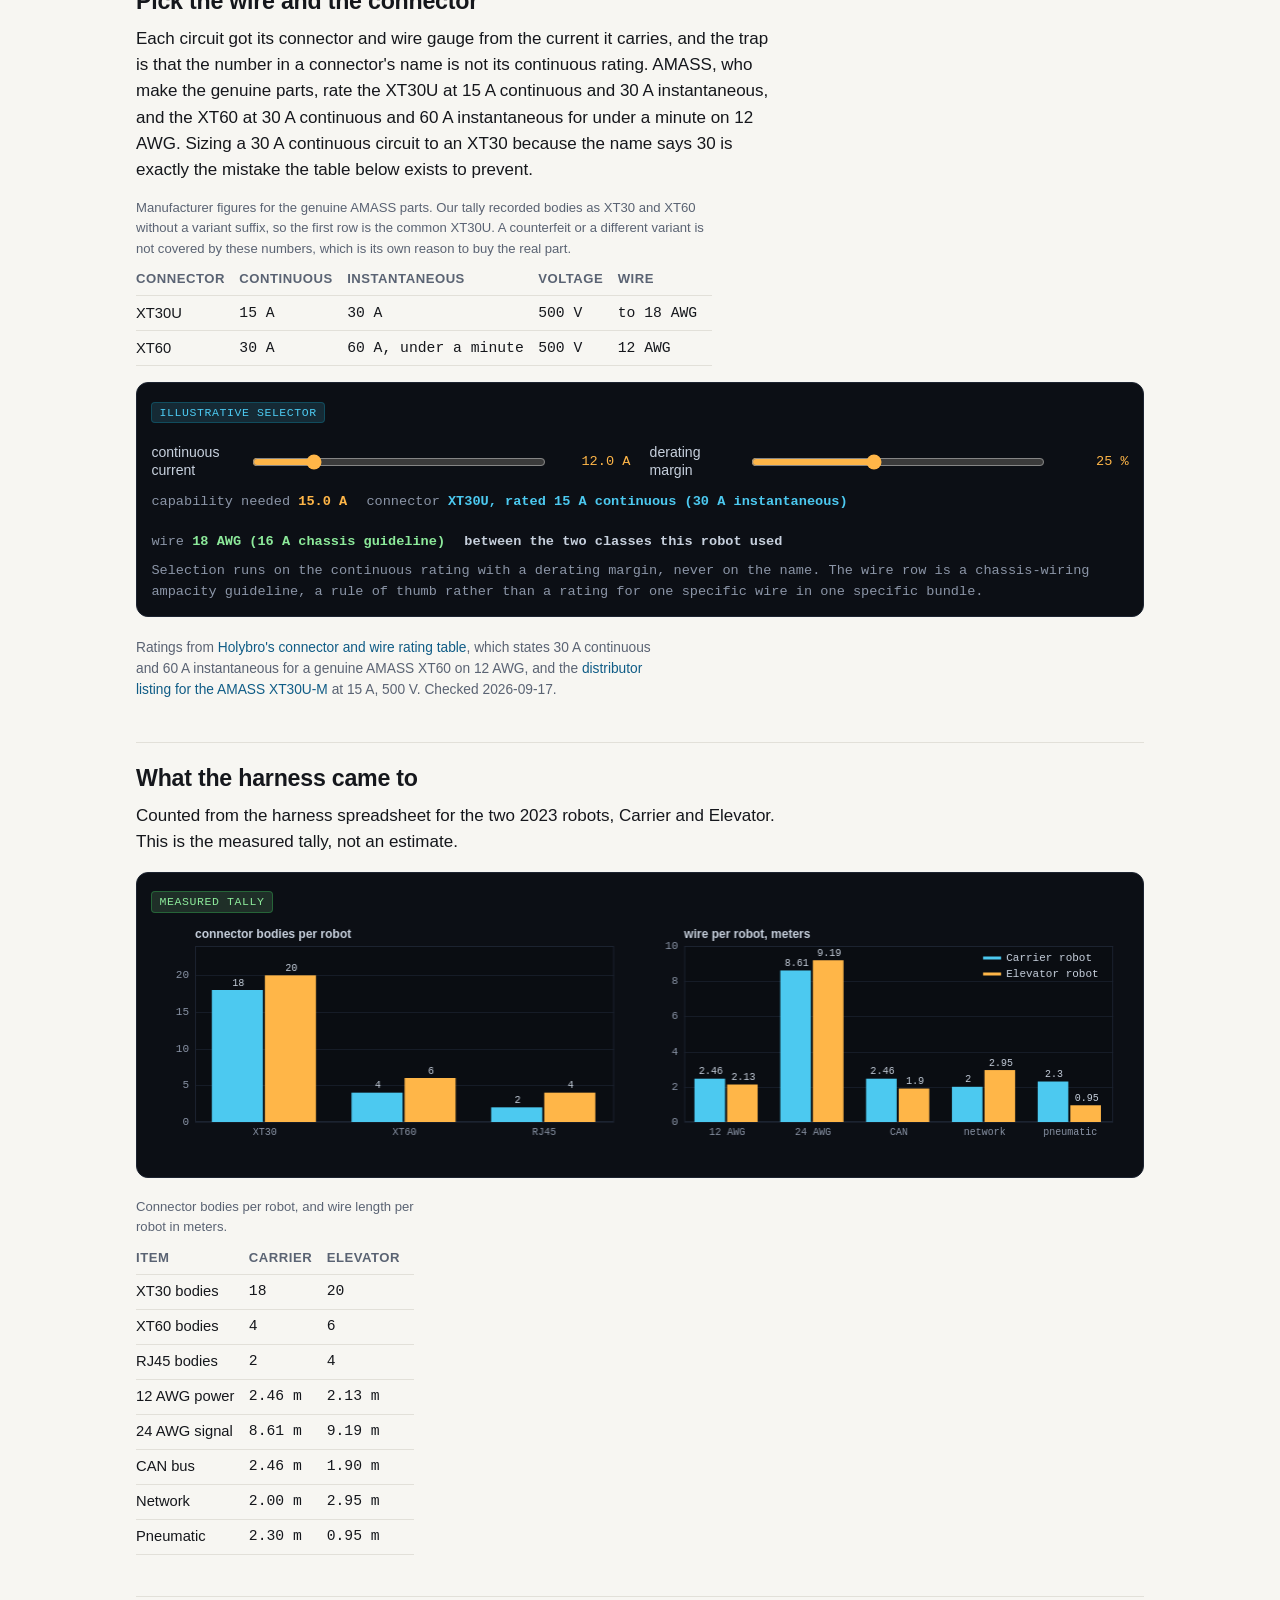
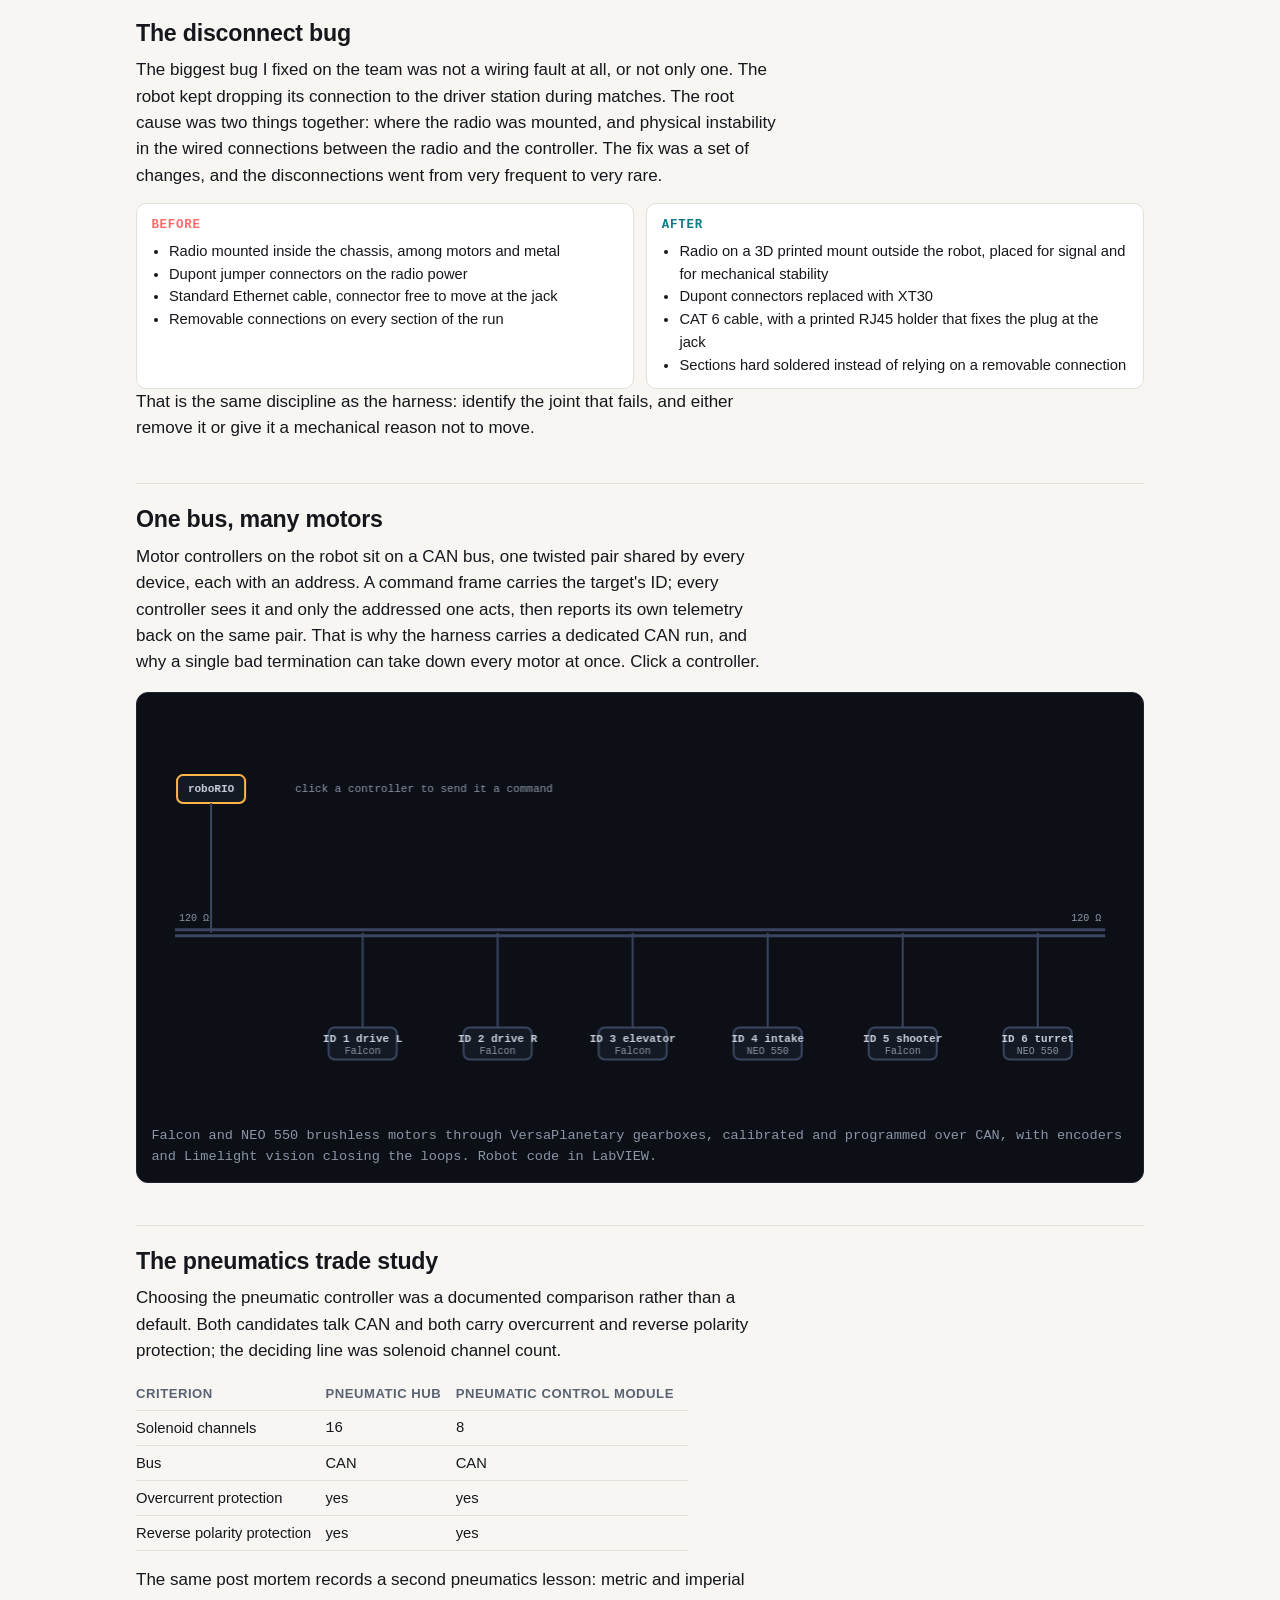
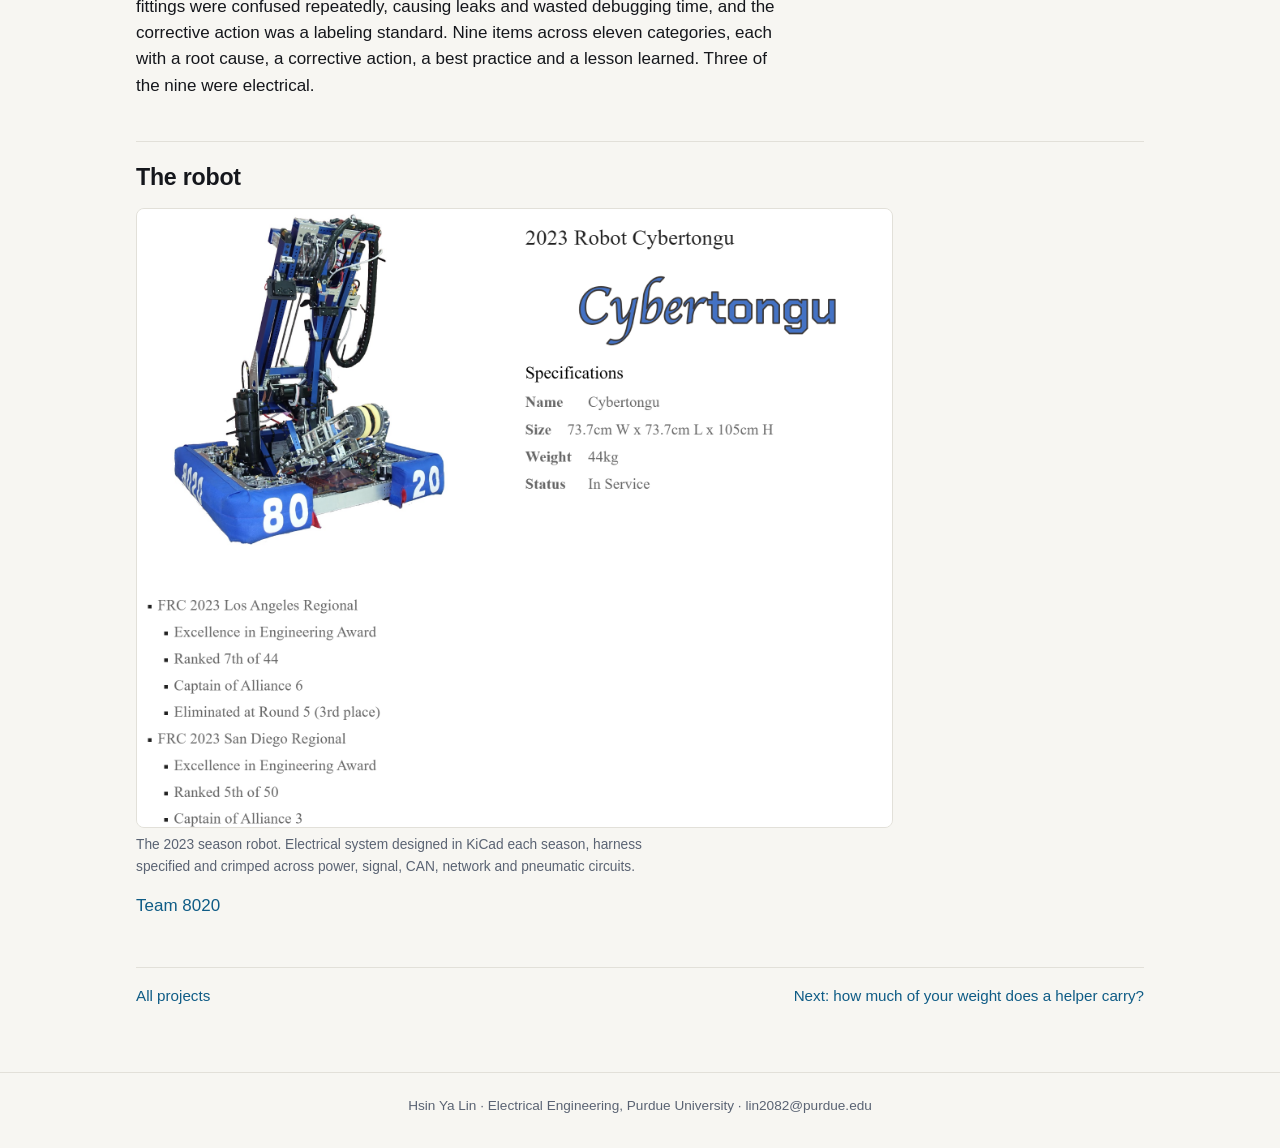
<file: projects/frc8020/index.html>
<!DOCTYPE html>
<html lang="en">
<head>
<meta charset="UTF-8">
<meta name="viewport" content="width=device-width, initial-scale=1.0">
<title>FRC Electrical Architecture and Harnessing, Team 8020 | Hsin Ya Lin</title>
<meta name="description" content="Find a short in a single harness, then in one with a labeled connector at every subsystem. Connector and wire gauge selection from manufacturer continuous ratings, CAN bus, and a pneumatics trade study.">
<link rel="canonical" href="https://joshua-hsinya-lin.github.io/projects/frc8020/index.html">
<meta property="og:title" content="FRC Electrical Architecture and Harnessing, Team 8020">
<meta property="og:description" content="Find a short in a single harness, then in one with a labeled connector at every subsystem. Connector and wire gauge selection from manufacturer continuous ratings, CAN bus, and a pneumatics trade study.">
<meta property="og:type" content="article">
<meta property="og:url" content="https://joshua-hsinya-lin.github.io/projects/frc8020/index.html">
<meta property="og:image" content="https://joshua-hsinya-lin.github.io/profile.jpg">
<meta name="twitter:card" content="summary">
<meta name="twitter:title" content="FRC Electrical Architecture and Harnessing, Team 8020">
<meta name="twitter:description" content="Find a short in a single harness, then in one with a labeled connector at every subsystem. Connector and wire gauge selection from manufacturer continuous ratings, CAN bus, and a pneumatics trade study.">
<meta name="twitter:image" content="https://joshua-hsinya-lin.github.io/profile.jpg">
<link rel="stylesheet" href="../../shared/site.css">
<script src="../../shared/site.js"></script>
<style>
.game { display: grid; grid-template-columns: minmax(0, 1.3fr) minmax(0, 1fr); gap: 1rem; }
@media (max-width: 760px) { .game { grid-template-columns: 1fr; } }
.gamelog { font-family: var(--mono); font-size: 0.82rem; color: var(--panel-ink); background: #0a0d12; border-radius: 6px; padding: 0.6rem 0.75rem; min-height: 120px; max-height: 260px; overflow-y: auto; }
.gamelog div { padding: 1px 0; }
.gamelog .ok { color: var(--green); }
.gamelog .bad { color: var(--red); }
.gamelog .dim { color: var(--panel-muted); }
.score { display: grid; grid-template-columns: 1fr 1fr; gap: 0.5rem; margin-top: 0.6rem; font-family: var(--mono); font-size: 0.82rem; }
.score div { background: #0a0d12; border-radius: 6px; padding: 0.5rem 0.7rem; color: var(--panel-muted); }
.score b { display: block; font-size: 1.2rem; color: var(--amber); }
table.tbl.dark { color: var(--panel-ink); }
table.tbl.dark th, table.tbl.dark td { border-color: var(--panel-rule); }
table.tbl.dark th { color: var(--panel-muted); }
.ba { display: grid; grid-template-columns: 1fr 1fr; gap: 0.8rem; }
@media (max-width: 640px) { .ba { grid-template-columns: 1fr; } }
.ba div { background: var(--bg2); border: 1px solid var(--rule); border-radius: 10px; padding: 0.7rem 0.9rem; font-size: 0.92rem; }
.ba div b { display: block; margin-bottom: 0.3rem; font-family: var(--mono); font-size: 0.78rem; letter-spacing: 0.06em; text-transform: uppercase; }
.ba div.before b { color: var(--red); }
.ba div.after b { color: var(--accent2); }
.ba ul { margin: 0; padding-left: 1.1rem; }
</style>
</head>
<body>
<header class="site-header" data-root="../../"></header>
<main class="project">
<div class="kicker">FIRST Robotics Team 8020 · Electrical Team Lead</div>
<h1>Wiring a robot so a fault finds itself</h1>
<div class="when">Aug 2023 to Jun 2024 · Taipei</div>
<p class="lede">A competition robot is rebuilt weekly and breaks on a schedule. My post mortem of the 2023 build season recorded the team losing days pulling and re-pulling wiring on prototypes. The fix was an architecture: every subsystem meets the rest of the robot at a connector, and both halves of every connector carry the same label. A fault is then found by unplugging things, not by tracing wires.</p>
<div class="tags"><span>Power distribution</span><span>Wire harness</span><span>CAN bus</span><span>Pneumatics</span><span>LabVIEW</span><span>KiCad</span><span>Root cause analysis</span></div>
<p class="src kinds"><span class="kind measured">Measured</span> the harness tally, counted from the season spreadsheet, and the connector ratings, taken from the manufacturer. <span class="kind illustrative">Illustrative</span> the fault finding game and the selector, which exist to show the method rather than to replay a specific fault.</p>

<section class="sub" id="game">
<h2>Find the fault</h2>
<p>Somewhere in the robot, one subsystem's feed is shorted and the main breaker trips at power on. Find which one. In the single harness, wires run in one bundle with nothing labeled, so each step is tracing one wire end back to whatever it feeds. In the modular harness, each subsystem hangs off its own labeled connector, so a step is unplugging any set of them and trying power. Play both and compare the step count.</p>
<div class="panel">
  <div class="btnrow" id="gmode" style="margin-top:0"></div>
  <div class="game">
    <div>
      <canvas id="robot" aria-label="Robot wiring diagram"></canvas>
      <div class="btnrow" id="grow"></div>
    </div>
    <div>
      <div class="gamelog" id="glog"></div>
      <div class="score" id="gscore"></div>
    </div>
  </div>
  <p class="hint" id="ghint"></p>
</div>
<p>The mechanism is two things at once. A label gives a wire an identity, so you know what you are holding without following it. A connector gives a subsystem a boundary, so you can take it out of the circuit in one motion and test what is left. With eight subsystems, halving the plugged in set finds the fault in three tests. Without either, you are searching a bundle one wire at a time. The cost is real, since every connector is a joint that can fail and every crimp is a job, and that trade was the design decision.</p>
</section>

<section class="sub" id="wire">
<h2>Pick the wire and the connector</h2>
<p>Each circuit got its connector and wire gauge from the current it carries, and the trap is that the number in a connector's name is not its continuous rating. AMASS, who make the genuine parts, rate the XT30U at 15 A continuous and 30 A instantaneous, and the XT60 at 30 A continuous and 60 A instantaneous for under a minute on 12 AWG. Sizing a 30 A continuous circuit to an XT30 because the name says 30 is exactly the mistake the table below exists to prevent.</p>
<table class="tbl">
<caption>Manufacturer figures for the genuine AMASS parts. Our tally recorded bodies as XT30 and XT60 without a variant suffix, so the first row is the common XT30U. A counterfeit or a different variant is not covered by these numbers, which is its own reason to buy the real part.</caption>
<tr><th>Connector</th><th>Continuous</th><th>Instantaneous</th><th>Voltage</th><th>Wire</th></tr>
<tr><td>XT30U</td><td class="num">15 A</td><td class="num">30 A</td><td class="num">500 V</td><td class="num">to 18 AWG</td></tr>
<tr><td>XT60</td><td class="num">30 A</td><td class="num">60 A, under a minute</td><td class="num">500 V</td><td class="num">12 AWG</td></tr>
</table>
<div class="panel">
  <span class="kind illustrative">Illustrative selector</span>
  <div class="controls" id="wctl"></div>
  <div id="wro"></div>
  <p class="hint">Selection runs on the continuous rating with a derating margin, never on the name. The wire row is a chassis-wiring ampacity guideline, a rule of thumb rather than a rating for one specific wire in one specific bundle.</p>
</div>
<p class="src">Ratings from <a href="https://docs.holybro.com/power-module-and-pdb/power-module/connector-and-wire-rating" target="_blank" rel="noopener">Holybro's connector and wire rating table</a>, which states 30 A continuous and 60 A instantaneous for a genuine AMASS XT60 on 12 AWG, and the <a href="https://www.tme.com/us/en-us/details/xt30u-m/dc-power-connectors/amass/" target="_blank" rel="noopener">distributor listing for the AMASS XT30U-M</a> at 15 A, 500 V. Checked 2026-09-17.</p>
</section>

<section class="sub" id="harness-sec">
<h2>What the harness came to</h2>
<p>Counted from the harness spreadsheet for the two 2023 robots, Carrier and Elevator. This is the measured tally, not an estimate.</p>
<div class="panel">
  <span class="kind measured">Measured tally</span>
  <canvas id="harness" aria-hidden="true"></canvas>
</div>
<table class="tbl">
<caption>Connector bodies per robot, and wire length per robot in meters.</caption>
<tr><th>Item</th><th>Carrier</th><th>Elevator</th></tr>
<tr><td>XT30 bodies</td><td class="num">18</td><td class="num">20</td></tr>
<tr><td>XT60 bodies</td><td class="num">4</td><td class="num">6</td></tr>
<tr><td>RJ45 bodies</td><td class="num">2</td><td class="num">4</td></tr>
<tr><td>12 AWG power</td><td class="num">2.46 m</td><td class="num">2.13 m</td></tr>
<tr><td>24 AWG signal</td><td class="num">8.61 m</td><td class="num">9.19 m</td></tr>
<tr><td>CAN bus</td><td class="num">2.46 m</td><td class="num">1.90 m</td></tr>
<tr><td>Network</td><td class="num">2.00 m</td><td class="num">2.95 m</td></tr>
<tr><td>Pneumatic</td><td class="num">2.30 m</td><td class="num">0.95 m</td></tr>
</table>
</section>

<section class="sub" id="radio">
<h2>The disconnect bug</h2>
<p>The biggest bug I fixed on the team was not a wiring fault at all, or not only one. The robot kept dropping its connection to the driver station during matches. The root cause was two things together: where the radio was mounted, and physical instability in the wired connections between the radio and the controller. The fix was a set of changes, and the disconnections went from very frequent to very rare.</p>
<div class="ba">
  <div class="before"><b>Before</b><ul><li>Radio mounted inside the chassis, among motors and metal</li><li>Dupont jumper connectors on the radio power</li><li>Standard Ethernet cable, connector free to move at the jack</li><li>Removable connections on every section of the run</li></ul></div>
  <div class="after"><b>After</b><ul><li>Radio on a 3D printed mount outside the robot, placed for signal and for mechanical stability</li><li>Dupont connectors replaced with XT30</li><li>CAT 6 cable, with a printed RJ45 holder that fixes the plug at the jack</li><li>Sections hard soldered instead of relying on a removable connection</li></ul></div>
</div>
<p>That is the same discipline as the harness: identify the joint that fails, and either remove it or give it a mechanical reason not to move.</p>
</section>

<section class="sub" id="can">
<h2>One bus, many motors</h2>
<p>Motor controllers on the robot sit on a CAN bus, one twisted pair shared by every device, each with an address. A command frame carries the target's ID; every controller sees it and only the addressed one acts, then reports its own telemetry back on the same pair. That is why the harness carries a dedicated CAN run, and why a single bad termination can take down every motor at once. Click a controller.</p>
<div class="panel">
  <canvas id="canbus" aria-label="CAN bus with motor controllers"></canvas>
  <p class="hint">Falcon and NEO 550 brushless motors through VersaPlanetary gearboxes, calibrated and programmed over CAN, with encoders and Limelight vision closing the loops. Robot code in LabVIEW.</p>
</div>
</section>

<section class="sub" id="pneu">
<h2>The pneumatics trade study</h2>
<p>Choosing the pneumatic controller was a documented comparison rather than a default. Both candidates talk CAN and both carry overcurrent and reverse polarity protection; the deciding line was solenoid channel count.</p>
<table class="tbl">
<tr><th>Criterion</th><th>Pneumatic Hub</th><th>Pneumatic Control Module</th></tr>
<tr><td>Solenoid channels</td><td class="num">16</td><td class="num">8</td></tr>
<tr><td>Bus</td><td>CAN</td><td>CAN</td></tr>
<tr><td>Overcurrent protection</td><td>yes</td><td>yes</td></tr>
<tr><td>Reverse polarity protection</td><td>yes</td><td>yes</td></tr>
</table>
<p>The same post mortem records a second pneumatics lesson: metric and imperial fittings were confused repeatedly, causing leaks and wasted debugging time, and the corrective action was a labeling standard. Nine items across eleven categories, each with a root cause, a corrective action, a best practice and a lesson learned. Three of the nine were electrical.</p>
</section>

<section class="sub" id="robotpic">
<h2>The robot</h2>
<figure><img src="robot-2023.png" alt="Team 8020 competition robot, 2023 season" loading="lazy"><figcaption>The 2023 season robot. Electrical system designed in KiCad each season, harness specified and crimped across power, signal, CAN, network and pneumatic circuits.</figcaption></figure>
<p><a href="https://www.ckrobotics.org/The-team/leaders-mentors/leaders" target="_blank" rel="noopener">Team 8020</a></p>
</section>

<div class="next"><a href="../../index.html#projects">All projects</a><a href="../trace/index.html">Next: how much of your weight does a helper carry?</a></div>
</main>
<footer class="site-footer"></footer>

<script>
(function () {
  const C = Site.colors;
  const SUBS = ['drive left', 'drive right', 'elevator', 'intake', 'shooter', 'turret', 'compressor', 'radio + RIO'];
  const G = { mode: 'mono', fault: 0, steps: 0, done: false, traced: {}, unplugged: {}, wires: [], history: { mono: [], mod: [] }, hover: -1 };
  function newRound() {
    G.fault = Math.floor(Math.random() * SUBS.length);
    G.steps = 0; G.done = false; G.traced = {}; G.unplugged = {};
    G.wires = [];
    for (let s = 0; s < SUBS.length; s++) for (let k = 0; k < 3; k++) G.wires.push({ sub: s, kind: ['+', '−', 'sig'][k] });
    for (let i = G.wires.length - 1; i > 0; i--) { const j = Math.floor(Math.random() * (i + 1)); const t = G.wires[i]; G.wires[i] = G.wires[j]; G.wires[j] = t; }
    log('New round. The breaker trips at power on. Find the shorted subsystem.', 'dim');
    updateHint();
  }
  const glog = document.getElementById('glog');
  function log(s, cls) {
    const d = document.createElement('div');
    if (cls) d.className = cls;
    d.textContent = s;
    glog.appendChild(d);
    glog.scrollTop = glog.scrollHeight;
  }
  function finish(found) {
    G.done = true;
    if (found) {
      log('Fault isolated: ' + SUBS[G.fault] + ' in ' + G.steps + ' steps.', 'ok');
      G.history[G.mode].push(G.steps);
    }
    updateScore();
  }
  function updateScore() {
    const el = document.getElementById('gscore');
    function avg(a) { return a.length ? (a.reduce(function (x, y) { return x + y; }, 0) / a.length).toFixed(1) : '–'; }
    el.innerHTML = '<div>single harness<b>' + avg(G.history.mono) + '</b>avg steps over ' + G.history.mono.length + ' rounds</div>' +
      '<div>modular harness<b>' + avg(G.history.mod) + '</b>avg steps over ' + G.history.mod.length + ' rounds</div>';
  }
  function updateHint() {
    document.getElementById('ghint').textContent = G.mode === 'mono'
      ? 'Click a wire end at the distribution panel to trace it back to what it feeds. Each trace is one step.'
      : 'Click connectors to unplug or replug them, then press Test power. Each test is one step.';
  }
  const gmode = document.getElementById('gmode');
  Site.select(gmode, { label: 'Harness style', value: 'mono', options: [{ value: 'mono', label: 'Single harness, unlabeled' }, { value: 'mod', label: 'Modular, labeled connectors' }], onChange: function (v) { G.mode = v; glog.innerHTML = ''; newRound(); } });
  const grow = document.getElementById('grow');
  const testBtn = Site.button(grow, { label: 'Test power', primary: true, onClick: function () {
    if (G.mode !== 'mod' || G.done) return;
    G.steps++;
    const plugged = SUBS.map(function (_, i) { return i; }).filter(function (i) { return !G.unplugged[i]; });
    const trips = plugged.indexOf(G.fault) >= 0;
    const names = plugged.length ? plugged.map(function (i) { return SUBS[i]; }).join(', ') : 'nothing';
    log('Test ' + G.steps + ' with ' + names + ' plugged in: ' + (trips ? 'breaker TRIPS' : 'robot powers up'), trips ? 'bad' : 'ok');
    if (trips && plugged.length === 1) finish(true);
    else if (!trips && plugged.length === SUBS.length - 1) { finish(true); }
  } });
  Site.button(grow, { label: 'New round', onClick: function () { newRound(); } });
  const robot = Site.canvas(document.getElementById('robot'), { aspect: 0.78 });
  const hit = [];
  function layout() {
    hit.length = 0;
    const w = robot.w, h = robot.h;
    const pdp = { x: w * 0.5, y: h * 0.5, r: 30 };
    const nodes = SUBS.map(function (s, i) {
      const a = i / SUBS.length * Math.PI * 2 - Math.PI / 2;
      const R = Math.min(w, h) * 0.38;
      return { x: pdp.x + Math.cos(a) * R, y: pdp.y + Math.sin(a) * R * 0.95, a: a };
    });
    return { pdp: pdp, nodes: nodes };
  }
  function drawRobot() {
    const c = robot.ctx, w = robot.w, h = robot.h;
    c.fillStyle = C.panel;
    c.fillRect(0, 0, w, h);
    const L = layout();
    c.font = '11px ' + Site.mono();
    c.textBaseline = 'middle';
    if (G.mode === 'mono') {
      const n = G.wires.length;
      const bx0 = L.pdp.x - 120, bw = 240;
      L.nodes.forEach(function (nd, i) {
        c.strokeStyle = '#2a3446';
        c.lineWidth = 6;
        c.beginPath(); c.moveTo(L.pdp.x, L.pdp.y); c.lineTo(nd.x, nd.y); c.stroke();
      });
      for (let i = 0; i < n; i++) {
        const wr = G.wires[i];
        const x = bx0 + (i + 0.5) * bw / n;
        const y = L.pdp.y + 62;
        const tr = G.traced[i];
        c.strokeStyle = tr ? (wr.sub === G.fault ? C.red : C.green) : '#8a93a5';
        c.lineWidth = 3;
        c.beginPath(); c.moveTo(x, L.pdp.y + 30); c.lineTo(x, y); c.stroke();
        c.fillStyle = tr ? (wr.sub === G.fault ? C.red : C.green) : '#8a93a5';
        c.beginPath(); c.arc(x, y, 4, 0, Math.PI * 2); c.fill();
        hit.push({ x: x, y: y, r: 9, wire: i });
      }
      c.fillStyle = C.muted;
      c.textAlign = 'center';
      c.fillText('24 wire ends, unlabeled', L.pdp.x, L.pdp.y + 82);
    } else {
      L.nodes.forEach(function (nd, i) {
        const un = G.unplugged[i];
        const mx = L.pdp.x + (nd.x - L.pdp.x) * 0.55, my = L.pdp.y + (nd.y - L.pdp.y) * 0.55;
        c.strokeStyle = un ? '#2a3446' : C.cyan;
        c.lineWidth = 4;
        c.beginPath(); c.moveTo(L.pdp.x, L.pdp.y); c.lineTo(mx, my); c.stroke();
        c.beginPath(); c.moveTo(un ? mx + (nd.x - mx) * 0.3 : mx, un ? my + (nd.y - my) * 0.3 : my); c.lineTo(nd.x, nd.y); c.stroke();
        c.fillStyle = un ? '#3a4661' : C.amber;
        c.fillRect(mx - 7, my - 7, 14, 14);
        c.fillStyle = C.ink;
        c.font = '10px ' + Site.mono();
        c.textAlign = 'center';
        c.fillText('C' + (i + 1), mx, my - 14);
        hit.push({ x: mx, y: my, r: 14, conn: i });
      });
    }
    L.nodes.forEach(function (nd, i) {
      c.fillStyle = '#141a24';
      c.strokeStyle = (G.done && i === G.fault) ? C.red : '#3a4661';
      c.lineWidth = 2;
      c.beginPath(); c.roundRect(nd.x - 44, nd.y - 15, 88, 30, 6); c.fill(); c.stroke();
      c.fillStyle = C.ink;
      c.font = '11px ' + Site.mono();
      c.textAlign = 'center';
      c.fillText(SUBS[i], nd.x, nd.y);
    });
    c.fillStyle = G.done ? C.green : C.red;
    c.beginPath(); c.arc(L.pdp.x, L.pdp.y, L.pdp.r, 0, Math.PI * 2); c.fill();
    c.fillStyle = '#0c0f15';
    c.font = '600 11px ' + Site.mono();
    c.textAlign = 'center';
    c.fillText('PDP', L.pdp.x, L.pdp.y - 6);
    c.fillText(G.done ? 'ok' : 'TRIP', L.pdp.x, L.pdp.y + 7);
  }
  robot.el.addEventListener('click', function (e) {
    if (G.done) return;
    drawRobot();
    const rect = robot.el.getBoundingClientRect();
    const x = e.clientX - rect.left, y = e.clientY - rect.top;
    for (const hz of hit) {
      if (Math.hypot(x - hz.x, y - hz.y) <= hz.r) {
        if (hz.wire !== undefined) {
          if (G.traced[hz.wire]) return;
          G.traced[hz.wire] = true;
          G.steps++;
          const wr = G.wires[hz.wire];
          const bad = wr.sub === G.fault;
          log('Trace ' + G.steps + ': this wire is ' + SUBS[wr.sub] + ' ' + wr.kind + (bad ? ', and it reads shorted' : ', fine'), bad ? 'bad' : 'dim');
          if (bad) finish(true);
        } else if (hz.conn !== undefined) {
          G.unplugged[hz.conn] = !G.unplugged[hz.conn];
          log((G.unplugged[hz.conn] ? 'Unplugged ' : 'Replugged ') + SUBS[hz.conn] + ' at C' + (hz.conn + 1), 'dim');
        }
        return;
      }
    }
  });
  robot.el.style.cursor = 'pointer';
  const robotLoop = Site.loop(robot.el, function () { drawRobot(); testBtn.disabled = G.mode !== 'mod'; });
  robotLoop.start();
  newRound();
  updateScore();

  /* Wire and connector picker. Selection runs on the manufacturer's
     continuous rating with a derating margin. The number in the part name is
     the instantaneous figure and is never used to size anything here. */
  const CONNECTORS = [
    { name: 'XT30U', cont: 15, inst: 30, wire: 'to 18 AWG' },
    { name: 'XT60', cont: 30, inst: 60, wire: '12 AWG' }
  ];
  const AMPACITY = [[24, 3.5], [22, 7], [20, 11], [18, 16], [16, 22], [14, 32], [12, 41], [10, 55], [8, 73]];
  const wctl = document.getElementById('wctl');
  const wro = Site.readouts(document.getElementById('wro'), [
    { key: 'need', label: 'capability needed', color: 'amber' },
    { key: 'conn', label: 'connector', color: 'cyan' },
    { key: 'awg', label: 'wire', color: 'green' },
    { key: 'note', label: '' }
  ]);
  const wI = Site.slider(wctl, { label: 'continuous current', min: 0.5, max: 60, step: 0.5, value: 12, unit: 'A', digits: 1, onInput: pick });
  const wM = Site.slider(wctl, { label: 'derating margin', min: 0, max: 60, step: 5, value: 25, unit: '%', digits: 0, onInput: pick });
  function pick() {
    const I = wI.value;
    const need = I * (1 + wM.value / 100);
    let conn = null;
    for (const c of CONNECTORS) if (c.cont >= need) { conn = c; break; }
    let awg = null;
    for (const a of AMPACITY) if (a[1] >= need) { awg = a; break; }
    wro.set('need', need.toFixed(1) + ' A');
    wro.set('conn', conn ? conn.name + ', rated ' + conn.cont + ' A continuous (' + conn.inst + ' A instantaneous)' : 'past XT60: bus bar or lug');
    wro.set('awg', awg ? awg[0] + ' AWG (' + awg[1] + ' A chassis guideline)' : 'heavier than 8 AWG');
    wro.set('note', I < 4 ? 'signal class: this robot used 24 AWG' : (I >= 25 ? 'drive and elevator class: this robot used 12 AWG' : 'between the two classes this robot used'));
  }
  pick();
  const harness = Site.canvas(document.getElementById('harness'), { height: 240 });
  function drawHarness() {
    const c = harness.ctx, w = harness.w, h = harness.h;
    c.fillStyle = C.panel;
    c.fillRect(0, 0, w, h);
    const half = w / 2;
    const p1 = new Site.Plot(c, { x: [0, 3], y: [0, 24], box: { x: 44, y: 24, w: half - 70, h: h - 64 }, title: 'connector bodies per robot', xticks: [] });
    const p2 = new Site.Plot(c, { x: [0, 5], y: [0, 10], box: { x: half + 44, y: 24, w: half - 60, h: h - 64 }, title: 'wire per robot, meters', xticks: [] });
    p1.axes(); p2.axes();
    const conn = [['XT30', 18, 20], ['XT60', 4, 6], ['RJ45', 2, 4]];
    const wire = [['12 AWG', 2.46, 2.13], ['24 AWG', 8.61, 9.19], ['CAN', 2.46, 1.9], ['network', 2.0, 2.95], ['pneumatic', 2.3, 0.95]];
    function bars(p, data) {
      data.forEach(function (d, i) {
        const xa = p.px(i + 0.12), xb = p.px(i + 0.5), xc = p.px(i + 0.88);
        c.fillStyle = C.cyan; c.fillRect(xa, p.py(d[1]), xb - xa - 2, p.py(0) - p.py(d[1]));
        c.fillStyle = C.amber; c.fillRect(xb, p.py(d[2]), xc - xb - 2, p.py(0) - p.py(d[2]));
        c.fillStyle = C.muted; c.font = '10px ' + Site.mono(); c.textAlign = 'center'; c.textBaseline = 'top';
        c.fillText(d[0], (xa + xc) / 2, p.py(0) + 5);
        c.fillStyle = C.ink; c.textBaseline = 'bottom';
        c.fillText(String(d[1]), (xa + xb) / 2, p.py(d[1]) - 2);
        c.fillText(String(d[2]), (xb + xc) / 2, p.py(d[2]) - 2);
      });
    }
    bars(p1, conn); bars(p2, wire);
    p2.legend([{ label: 'Carrier robot', color: C.cyan }, { label: 'Elevator robot', color: C.amber }], { x: p2.box.x + p2.box.w - 130, y: p2.box.y + 12 });
  }
  drawHarness();
  harness.onresize = drawHarness;

  /* CAN bus */
  const canvasBus = Site.canvas(document.getElementById('canbus'), { aspect: 0.42 });
  const CTRL = [['1', 'drive L', 'Falcon'], ['2', 'drive R', 'Falcon'], ['3', 'elevator', 'Falcon'], ['4', 'intake', 'NEO 550'], ['5', 'shooter', 'Falcon'], ['6', 'turret', 'NEO 550']];
  const frames = [];
  const canHit = [];
  function drawCan(t) {
    const c = canvasBus.ctx, w = canvasBus.w, h = canvasBus.h;
    c.fillStyle = C.panel;
    c.fillRect(0, 0, w, h);
    const busY = h * 0.55;
    const x0 = 24, x1 = w - 24;
    c.strokeStyle = '#3a4661';
    c.lineWidth = 3;
    c.beginPath(); c.moveTo(x0, busY - 3); c.lineTo(x1, busY - 3); c.stroke();
    c.beginPath(); c.moveTo(x0, busY + 3); c.lineTo(x1, busY + 3); c.stroke();
    c.fillStyle = C.muted;
    c.font = '10px ' + Site.mono();
    c.textAlign = 'left';
    c.textBaseline = 'middle';
    c.fillText('120 Ω', x0 + 4, busY - 14);
    c.textAlign = 'right';
    c.fillText('120 Ω', x1 - 4, busY - 14);
    const rio = { x: 60, y: h * 0.2 };
    c.fillStyle = '#141a24'; c.strokeStyle = C.amber; c.lineWidth = 2;
    c.beginPath(); c.roundRect(rio.x - 34, rio.y - 14, 68, 28, 6); c.fill(); c.stroke();
    c.fillStyle = C.ink; c.font = '600 11px ' + Site.mono(); c.textAlign = 'center';
    c.fillText('roboRIO', rio.x, rio.y);
    c.strokeStyle = '#3a4661'; c.lineWidth = 2;
    c.beginPath(); c.moveTo(rio.x, rio.y + 14); c.lineTo(rio.x, busY); c.stroke();
    canHit.length = 0;
    const n = CTRL.length;
    const span = (x1 - 120 - x0) / n;
    CTRL.forEach(function (k, i) {
      const x = x0 + 120 + span * (i + 0.5);
      const y = h * 0.82;
      c.strokeStyle = '#3a4661'; c.lineWidth = 2;
      c.beginPath(); c.moveTo(x, busY); c.lineTo(x, y - 16); c.stroke();
      const lit = frames.some(function (f) { return f.target === i && f.arrived && t - f.arrived < 0.5; });
      c.fillStyle = lit ? '#2a3448' : '#141a24';
      c.strokeStyle = lit ? C.green : '#3a4661';
      c.beginPath(); c.roundRect(x - 34, y - 16, 68, 32, 6); c.fill(); c.stroke();
      c.fillStyle = C.ink; c.font = '600 11px ' + Site.mono(); c.textAlign = 'center';
      c.fillText('ID ' + k[0] + ' ' + k[1], x, y - 4);
      c.fillStyle = C.muted; c.font = '10px ' + Site.mono();
      c.fillText(k[2], x, y + 8);
      canHit.push({ x: x, y: y, i: i });
    });
    for (let i = frames.length - 1; i >= 0; i--) {
      const f = frames[i];
      f.s += 1.4 / 60;
      const tx = x0 + 120 + span * (f.target + 0.5);
      let px, py;
      if (!f.reply) {
        if (f.s < 0.25) { px = rio.x; py = rio.y + 14 + (busY - rio.y - 14) * (f.s / 0.25); }
        else if (f.s < 0.75) { px = rio.x + (tx - rio.x) * ((f.s - 0.25) / 0.5); py = busY; }
        else { px = tx; py = busY + (h * 0.82 - 16 - busY) * ((f.s - 0.75) / 0.25); }
      } else {
        if (f.s < 0.25) { px = tx; py = h * 0.82 - 16 - (h * 0.82 - 16 - busY) * (f.s / 0.25); }
        else if (f.s < 0.75) { px = tx + (rio.x - tx) * ((f.s - 0.25) / 0.5); py = busY; }
        else { px = rio.x; py = busY - (busY - rio.y - 14) * ((f.s - 0.75) / 0.25); }
      }
      c.fillStyle = f.reply ? C.green : C.amber;
      c.beginPath(); c.arc(px, py, 5, 0, Math.PI * 2); c.fill();
      c.fillStyle = C.ink; c.font = '10px ' + Site.mono(); c.textAlign = 'left';
      c.fillText(f.reply ? 'telemetry from ' + CTRL[f.target][0] : 'cmd → ID ' + CTRL[f.target][0], px + 8, py - 8);
      if (f.s >= 1) {
        frames.splice(i, 1);
        if (!f.reply) frames.push({ target: f.target, s: 0, reply: true, arrived: t });
      }
    }
    c.fillStyle = C.muted; c.font = '11px ' + Site.mono(); c.textAlign = 'left';
    c.fillText('click a controller to send it a command', x0 + 120, h * 0.2);
  }
  canvasBus.el.addEventListener('click', function (e) {
    const rect = canvasBus.el.getBoundingClientRect();
    const x = e.clientX - rect.left, y = e.clientY - rect.top;
    for (const hz of canHit) if (Math.abs(x - hz.x) < 36 && Math.abs(y - hz.y) < 18) { frames.push({ target: hz.i, s: 0, reply: false }); return; }
  });
  canvasBus.el.style.cursor = 'pointer';
  const canLoop = Site.loop(canvasBus.el, function (dt, t) { drawCan(t); });
  canLoop.start();
})();
</script>
</body>
</html>
</file>
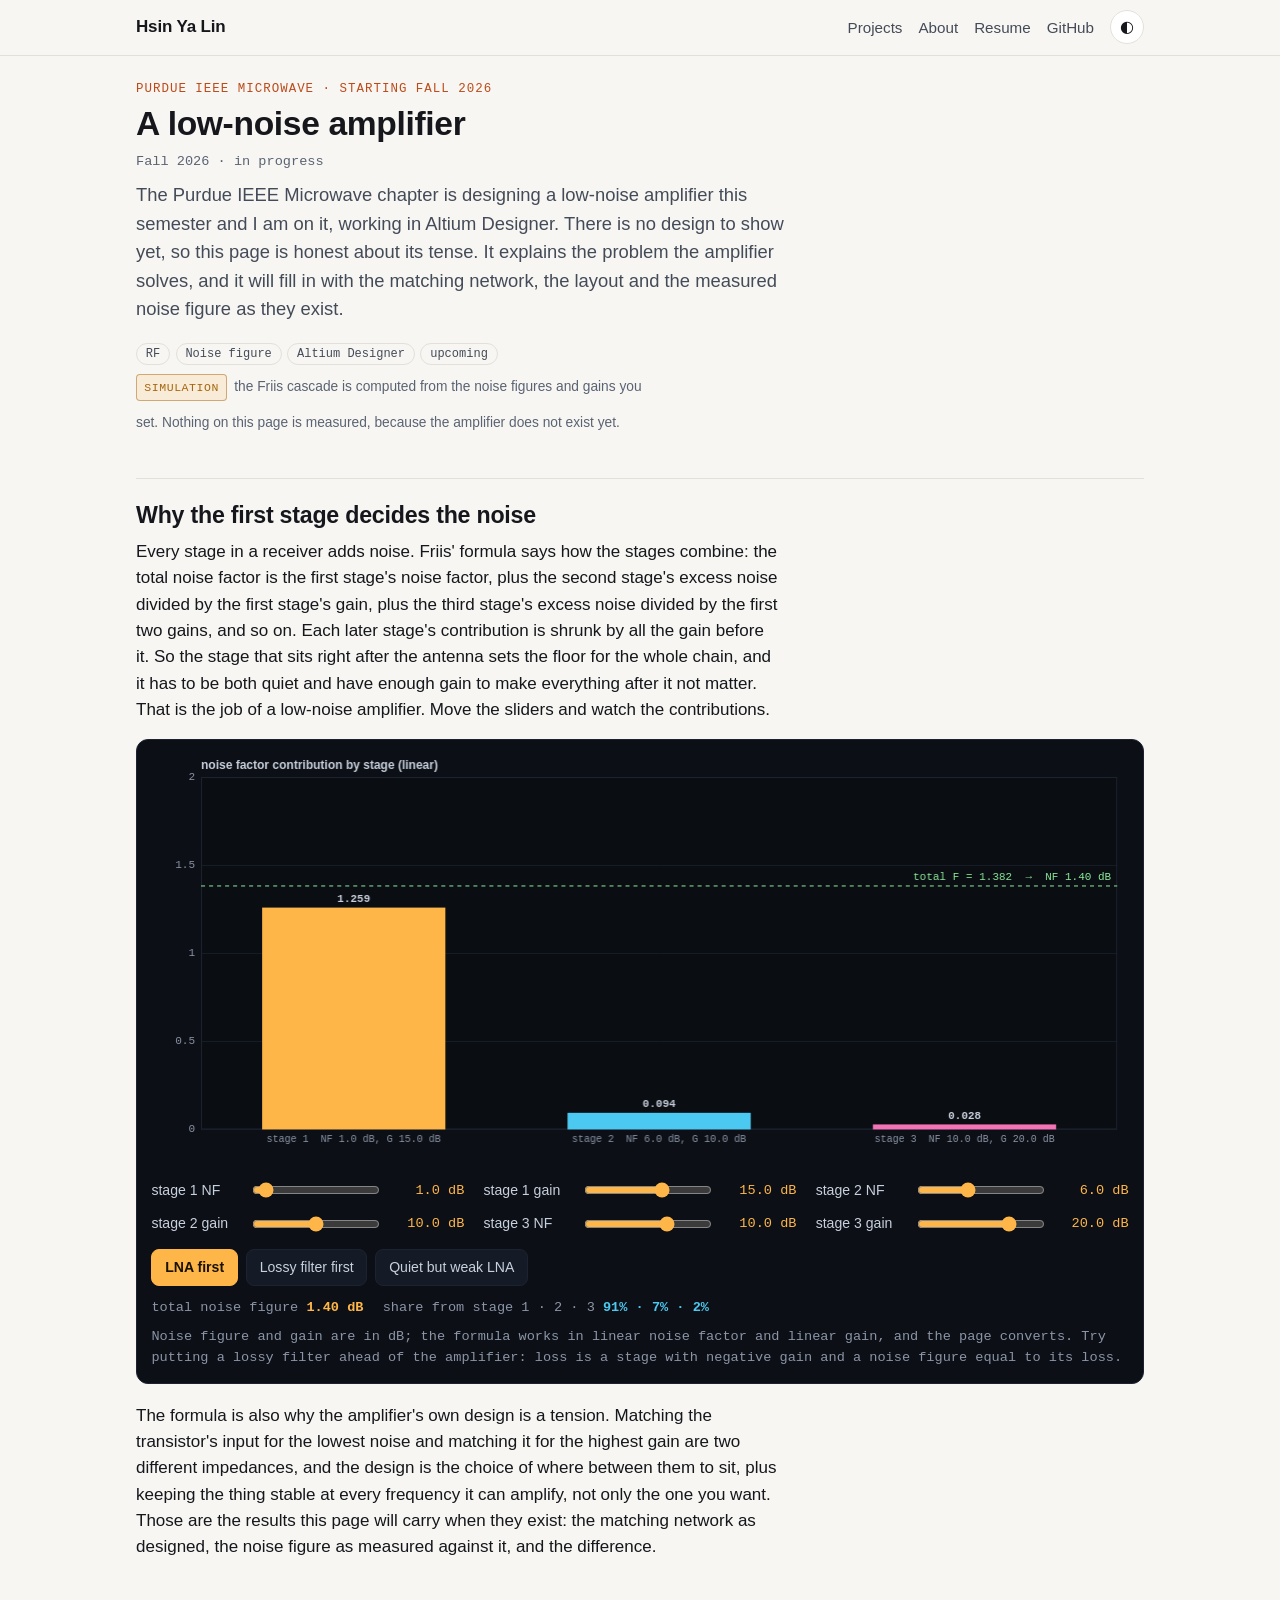
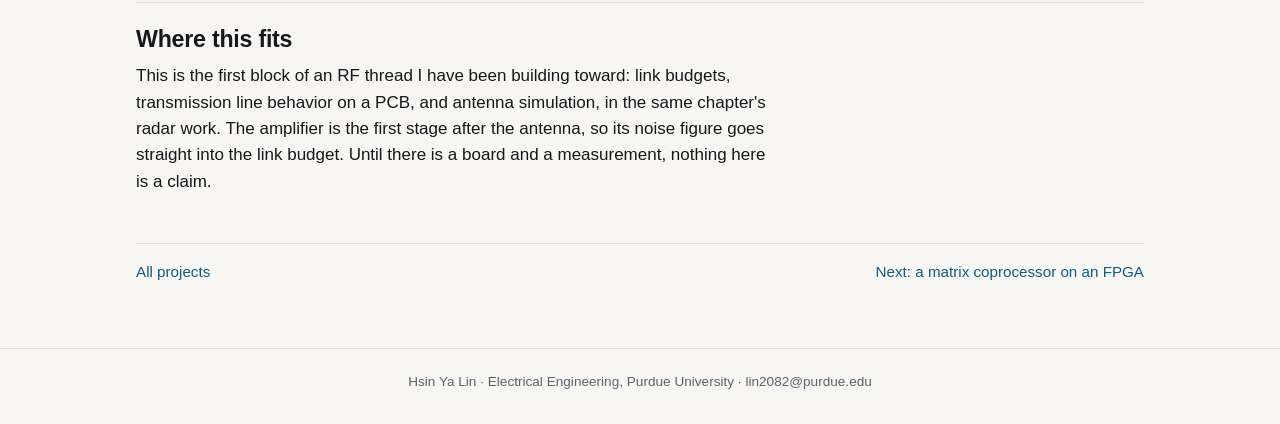
<file: projects/lna/index.html>
<!DOCTYPE html>
<html lang="en">
<head>
<meta charset="UTF-8">
<meta name="viewport" content="width=device-width, initial-scale=1.0">
<title>Low Noise Amplifier and the Friis Noise Budget, Purdue IEEE | Hsin Ya Lin</title>
<meta name="description" content="Purdue IEEE Microwave is designing a low-noise amplifier this semester. No design exists yet, so this page explains why the first stage after the antenna sets the noise figure of the whole receiver.">
<link rel="canonical" href="https://joshua-hsinya-lin.github.io/projects/lna/index.html">
<meta property="og:title" content="Low Noise Amplifier and the Friis Noise Budget, Purdue IEEE">
<meta property="og:description" content="Purdue IEEE Microwave is designing a low-noise amplifier this semester. No design exists yet, so this page explains why the first stage after the antenna sets the noise figure of the whole receiver.">
<meta property="og:type" content="article">
<meta property="og:url" content="https://joshua-hsinya-lin.github.io/projects/lna/index.html">
<meta property="og:image" content="https://joshua-hsinya-lin.github.io/profile.jpg">
<meta name="twitter:card" content="summary">
<meta name="twitter:title" content="Low Noise Amplifier and the Friis Noise Budget, Purdue IEEE">
<meta name="twitter:description" content="Purdue IEEE Microwave is designing a low-noise amplifier this semester. No design exists yet, so this page explains why the first stage after the antenna sets the noise figure of the whole receiver.">
<meta name="twitter:image" content="https://joshua-hsinya-lin.github.io/profile.jpg">
<link rel="stylesheet" href="../../shared/site.css">
<script src="../../shared/site.js"></script>
</head>
<body>
<header class="site-header" data-root="../../"></header>
<main class="project">
<div class="kicker">Purdue IEEE Microwave · starting Fall 2026</div>
<h1>A low-noise amplifier</h1>
<div class="when">Fall 2026 · in progress</div>
<p class="lede">The Purdue IEEE Microwave chapter is designing a low-noise amplifier this semester and I am on it, working in Altium Designer. There is no design to show yet, so this page is honest about its tense. It explains the problem the amplifier solves, and it will fill in with the matching network, the layout and the measured noise figure as they exist.</p>
<div class="tags"><span>RF</span><span>Noise figure</span><span>Altium Designer</span><span>upcoming</span></div>
<p class="src kinds"><span class="kind model">Simulation</span> the Friis cascade is computed from the noise figures and gains you set. Nothing on this page is measured, because the amplifier does not exist yet.</p>

<section class="sub" id="friis">
<h2>Why the first stage decides the noise</h2>
<p>Every stage in a receiver adds noise. Friis' formula says how the stages combine: the total noise factor is the first stage's noise factor, plus the second stage's excess noise divided by the first stage's gain, plus the third stage's excess noise divided by the first two gains, and so on. Each later stage's contribution is shrunk by all the gain before it. So the stage that sits right after the antenna sets the floor for the whole chain, and it has to be both quiet and have enough gain to make everything after it not matter. That is the job of a low-noise amplifier. Move the sliders and watch the contributions.</p>
<div class="panel">
  <canvas id="fr" aria-label="Noise contribution by stage"></canvas>
  <div class="controls" id="frctl"></div>
  <div class="btnrow" id="frrow"></div>
  <div id="frro"></div>
  <p class="hint">Noise figure and gain are in dB; the formula works in linear noise factor and linear gain, and the page converts. Try putting a lossy filter ahead of the amplifier: loss is a stage with negative gain and a noise figure equal to its loss.</p>
</div>
<p>The formula is also why the amplifier's own design is a tension. Matching the transistor's input for the lowest noise and matching it for the highest gain are two different impedances, and the design is the choice of where between them to sit, plus keeping the thing stable at every frequency it can amplify, not only the one you want. Those are the results this page will carry when they exist: the matching network as designed, the noise figure as measured against it, and the difference.</p>
</section>

<section class="sub" id="plan">
<h2>Where this fits</h2>
<p>This is the first block of an RF thread I have been building toward: link budgets, transmission line behavior on a PCB, and antenna simulation, in the same chapter's radar work. The amplifier is the first stage after the antenna, so its noise figure goes straight into the link budget. Until there is a board and a measurement, nothing here is a claim.</p>
</section>

<div class="next"><a href="../../index.html#projects">All projects</a><a href="../socet/index.html">Next: a matrix coprocessor on an FPGA</a></div>
</main>
<footer class="site-footer"></footer>

<script>
(function () {
  const C = Site.colors;
  const ST = [
    { name: 'stage 1', nf: 1.0, g: 15 },
    { name: 'stage 2', nf: 6.0, g: 10 },
    { name: 'stage 3', nf: 10.0, g: 20 }
  ];
  const ctl = document.getElementById('frctl');
  const sl = [];
  ST.forEach(function (s, i) {
    sl.push([
      Site.slider(ctl, { label: s.name + ' NF', min: 0.2, max: 15, step: 0.1, value: s.nf, unit: 'dB', digits: 1, onInput: function (v) { s.nf = v; draw(); } }),
      Site.slider(ctl, { label: s.name + ' gain', min: -10, max: 30, step: 0.5, value: s.g, unit: 'dB', digits: 1, onInput: function (v) { s.g = v; draw(); } })
    ]);
  });
  function setAll(vals) { vals.forEach(function (v, i) { ST[i].nf = v[0]; ST[i].g = v[1]; sl[i][0].value = v[0]; sl[i][1].value = v[1]; }); draw(); }
  const row = document.getElementById('frrow');
  Site.button(row, { label: 'LNA first', primary: true, onClick: function () { setAll([[1.0, 15], [6.0, 10], [10.0, 20]]); } });
  Site.button(row, { label: 'Lossy filter first', onClick: function () { setAll([[3.0, -3], [1.0, 15], [10.0, 20]]); } });
  Site.button(row, { label: 'Quiet but weak LNA', onClick: function () { setAll([[0.6, 4], [6.0, 10], [10.0, 20]]); } });
  const ro = Site.readouts(document.getElementById('frro'), [{ key: 'tot', label: 'total noise figure', color: 'amber' }, { key: 'c', label: 'share from stage 1 · 2 · 3', color: 'cyan' }]);
  const cv = Site.canvas(document.getElementById('fr'), { aspect: 0.42 });
  function lin(db) { return Math.pow(10, db / 10); }
  function draw() {
    const F = ST.map(function (s) { return lin(s.nf); });
    const G = ST.map(function (s) { return lin(s.g); });
    const contrib = [F[0], (F[1] - 1) / G[0], (F[2] - 1) / (G[0] * G[1])];
    const total = contrib[0] + contrib[1] + contrib[2];
    const totDb = 10 * Math.log10(total);
    const c = cv.ctx, w = cv.w, h = cv.h;
    c.fillStyle = C.panel;
    c.fillRect(0, 0, w, h);
    const p = new Site.Plot(c, { x: [0, 3], y: [0, Math.max(2, total * 1.15)], box: { x: 50, y: 22, w: w - 62, h: h - 58 }, title: 'noise factor contribution by stage (linear)', xticks: [] });
    p.axes();
    const cols = [C.amber, C.cyan, C.pink];
    let acc = 0;
    contrib.forEach(function (v, i) {
      const x0 = p.px(i + 0.2), x1 = p.px(i + 0.8);
      c.fillStyle = cols[i];
      c.fillRect(x0, p.py(v), x1 - x0, p.py(0) - p.py(v));
      c.fillStyle = C.ink;
      c.font = '600 11px ' + Site.mono();
      c.textAlign = 'center';
      c.textBaseline = 'bottom';
      c.fillText(v.toFixed(3), (x0 + x1) / 2, p.py(v) - 3);
      c.fillStyle = C.muted;
      c.font = '10px ' + Site.mono();
      c.textBaseline = 'top';
      c.fillText(ST[i].name + '  NF ' + ST[i].nf.toFixed(1) + ' dB, G ' + ST[i].g.toFixed(1) + ' dB', (x0 + x1) / 2, p.py(0) + 5);
      acc += v;
    });
    p.hline(total, { color: C.green, label: 'total F = ' + total.toFixed(3) + '  →  NF ' + totDb.toFixed(2) + ' dB' });
    ro.set('tot', totDb.toFixed(2) + ' dB');
    ro.set('c', contrib.map(function (v) { return (v / total * 100).toFixed(0) + '%'; }).join(' · '));
    void acc;
  }
  draw();
  cv.onresize = draw;
})();
</script>
</body>
</html>
</file>
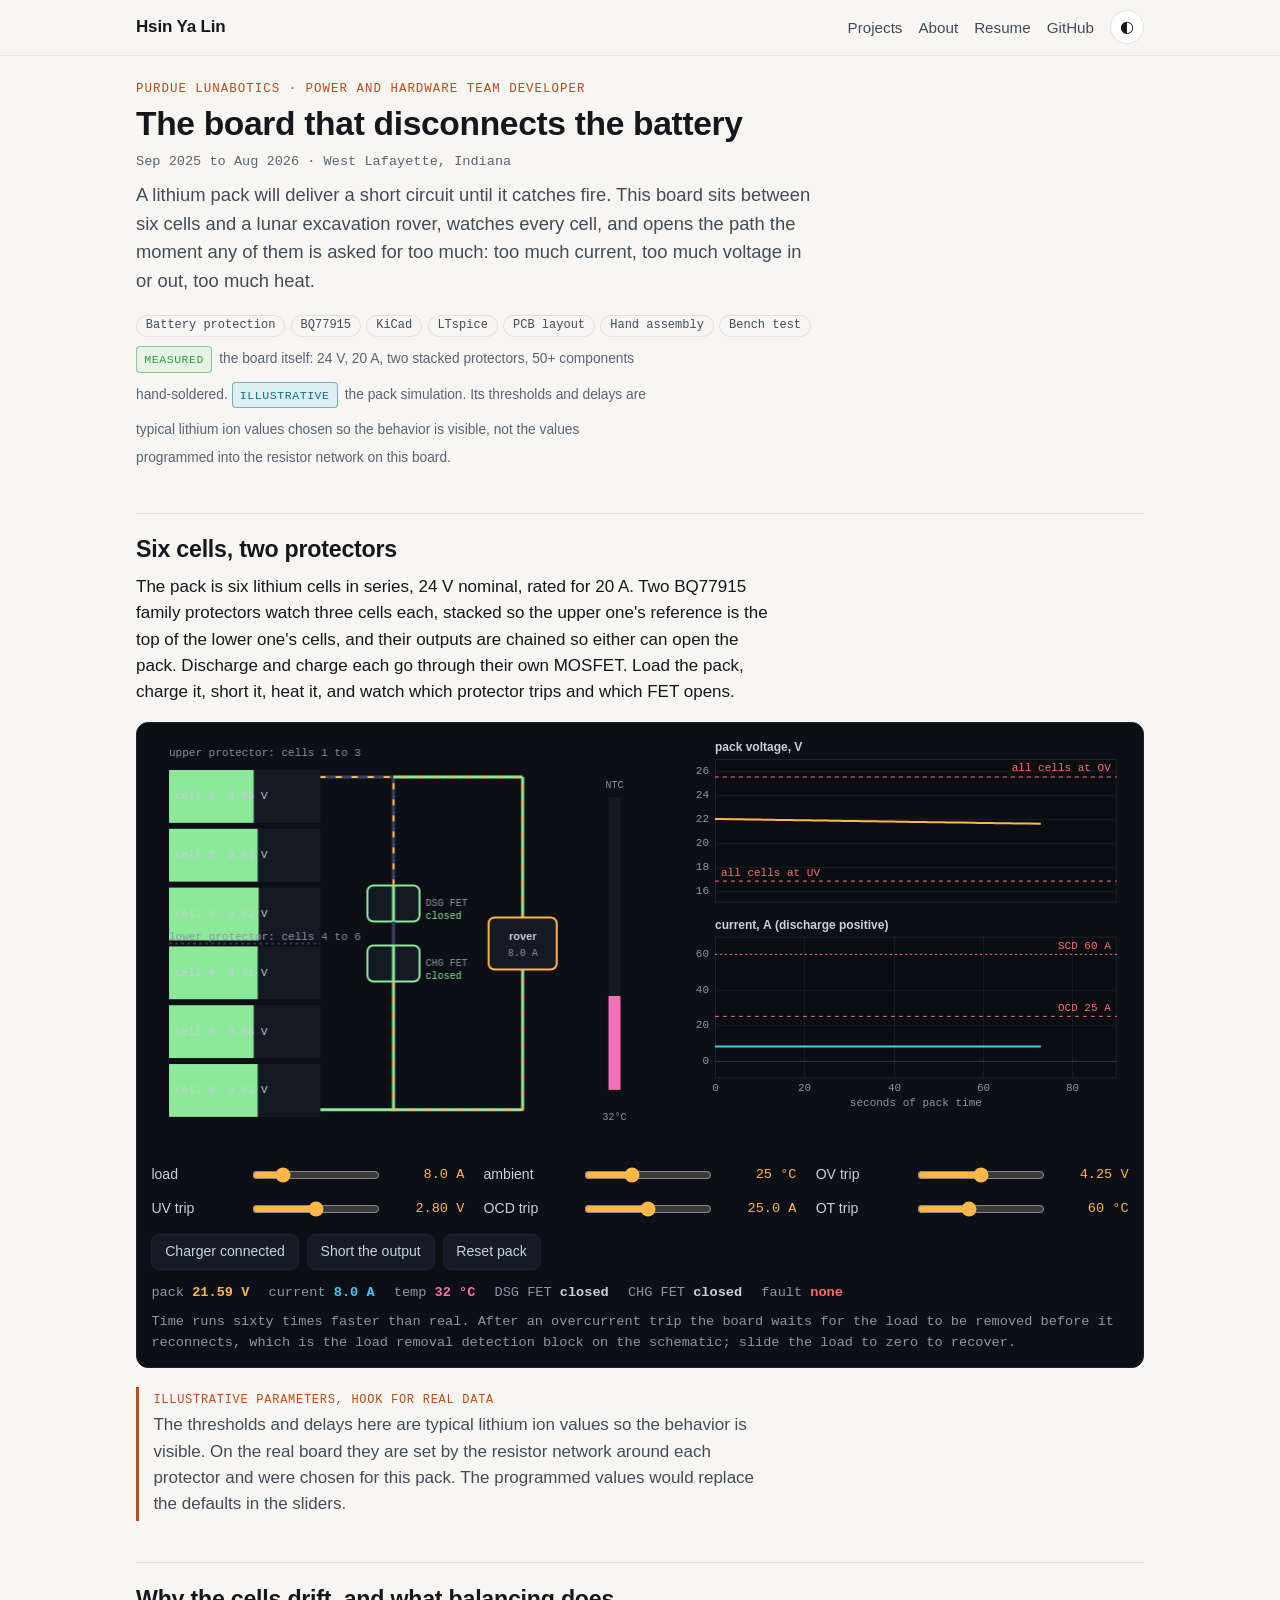
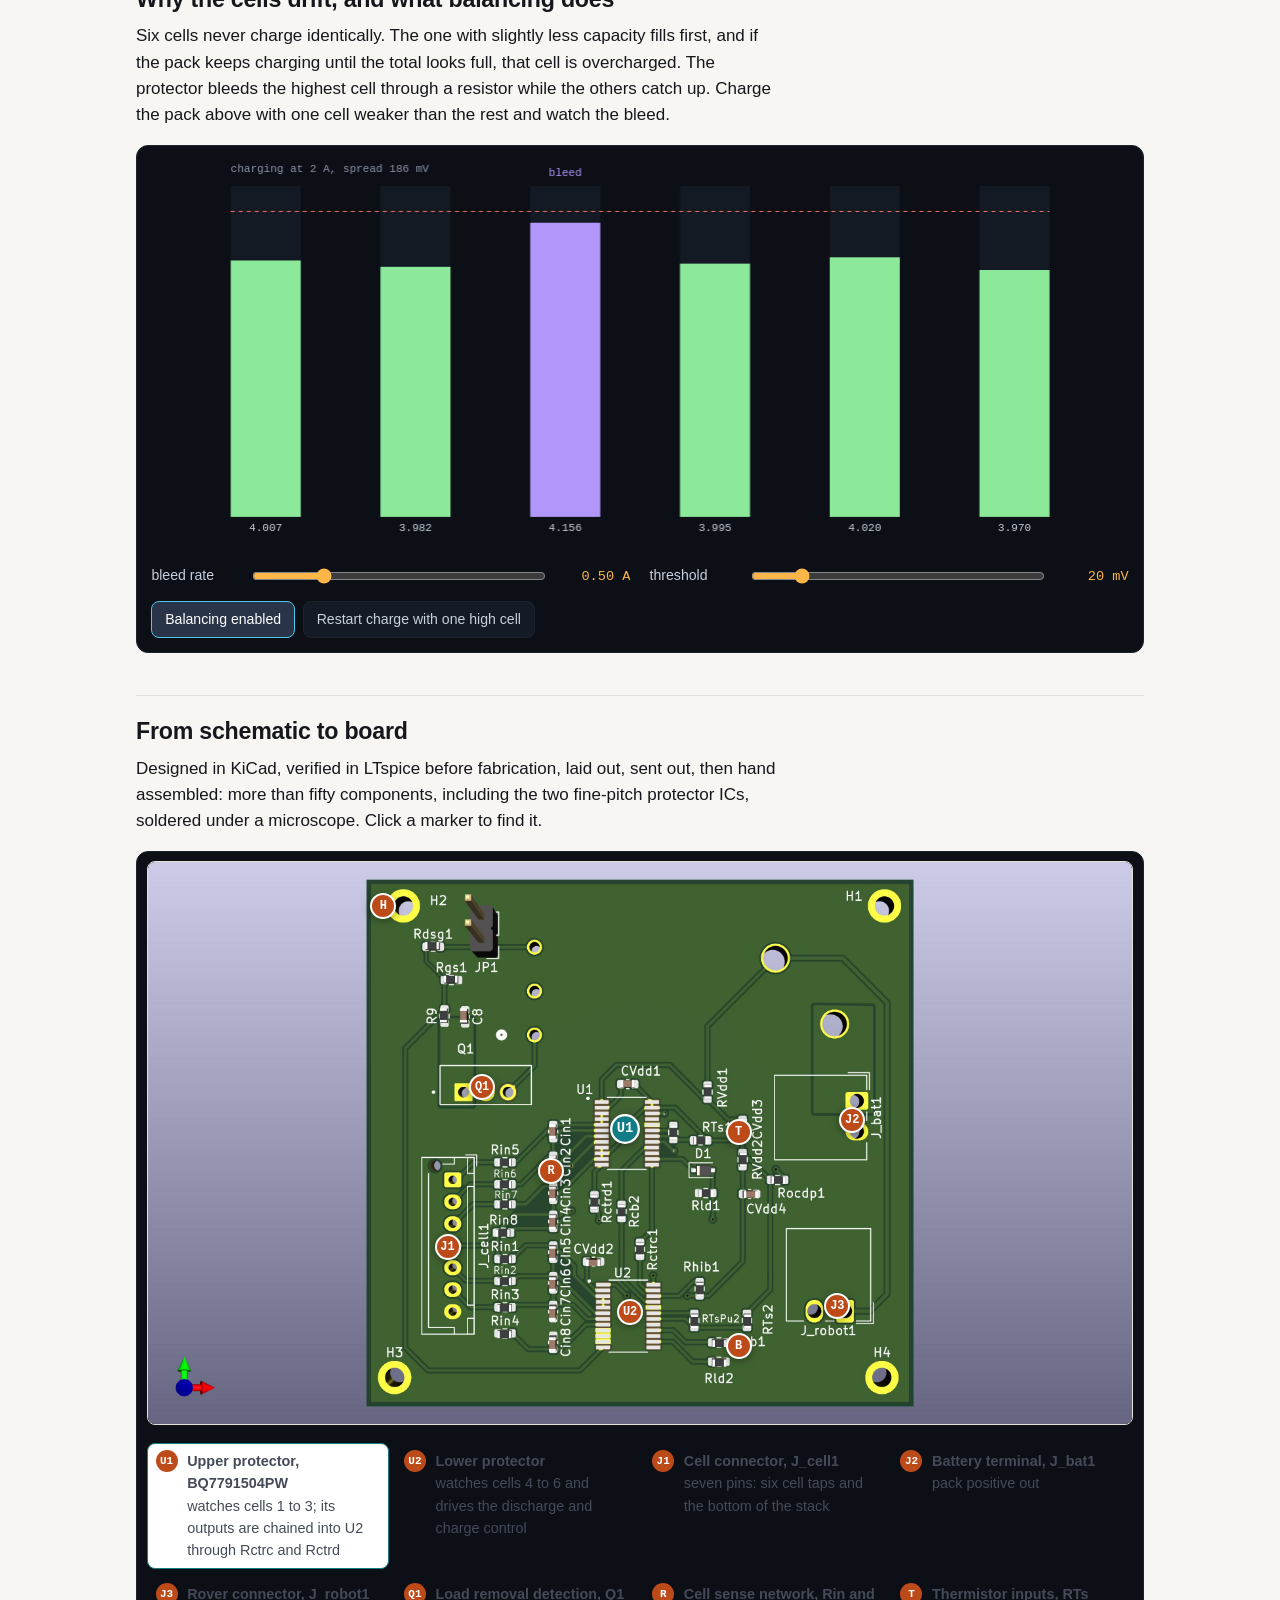
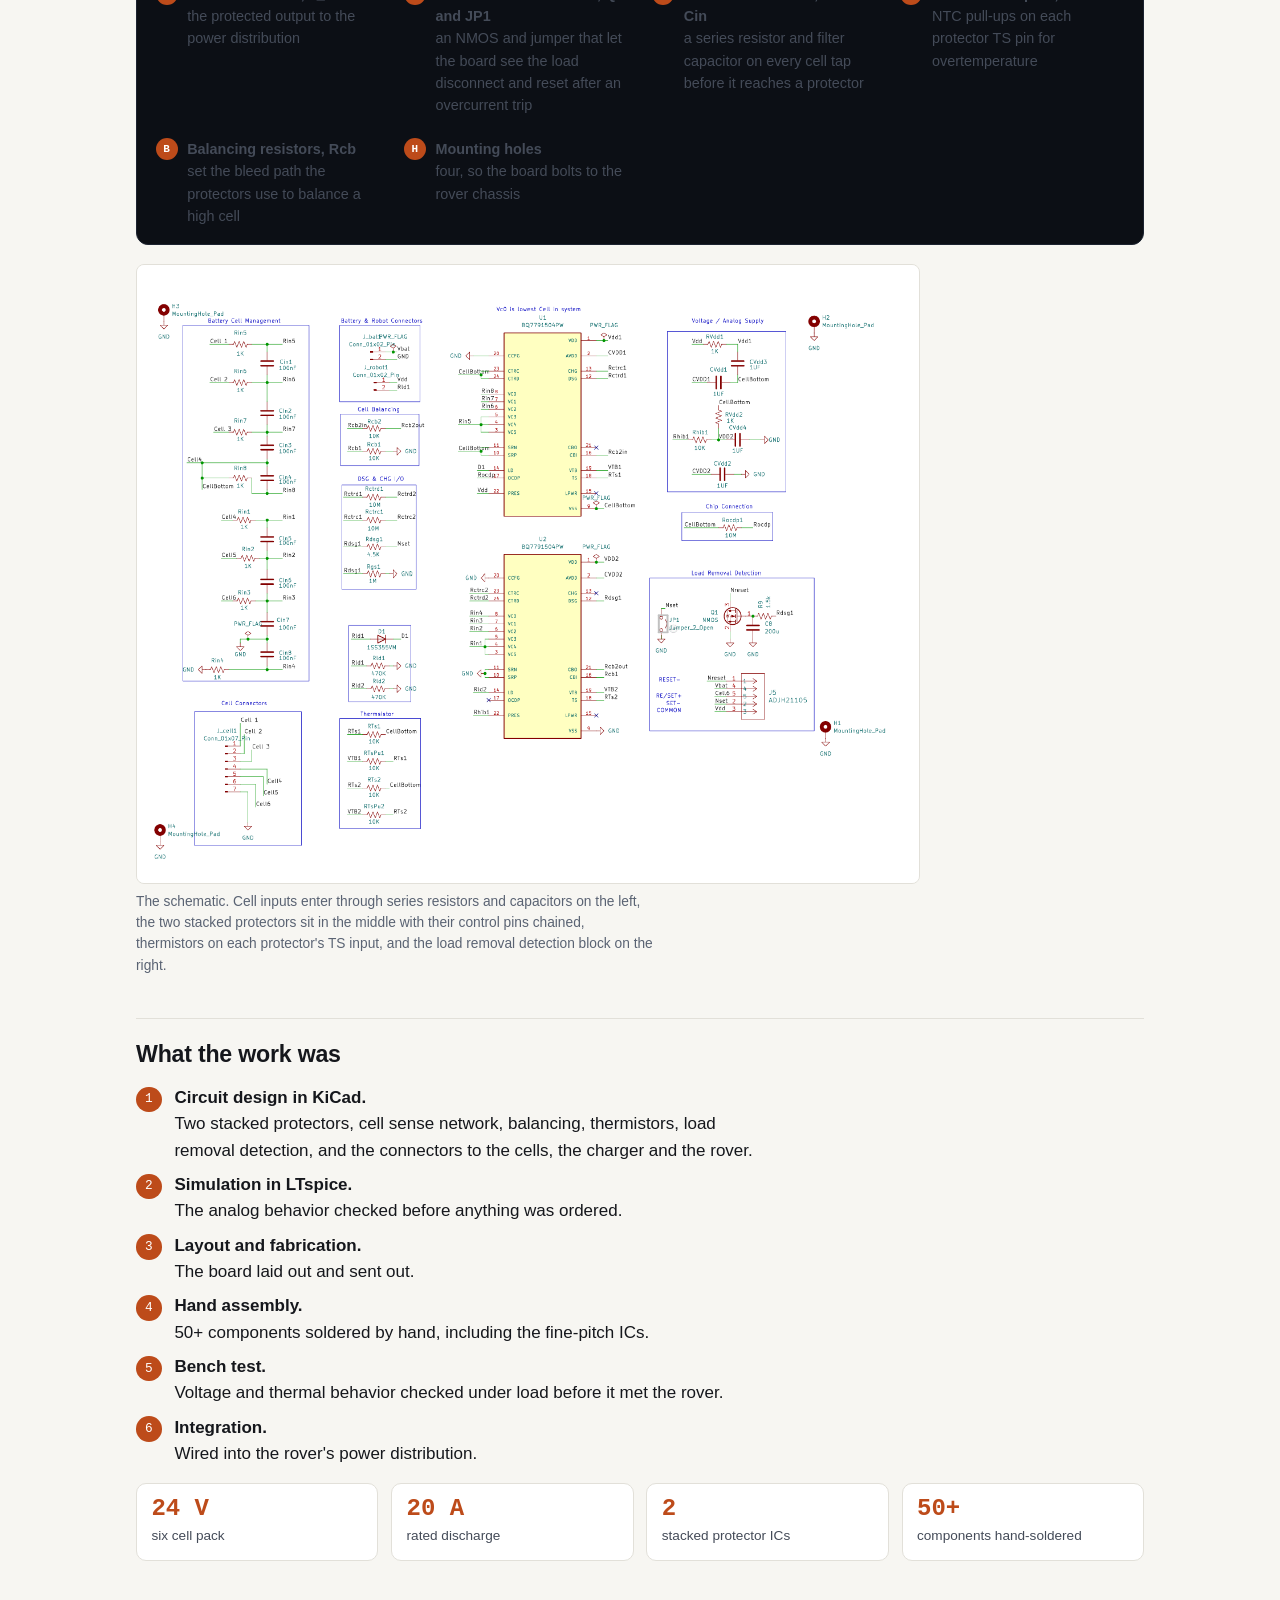
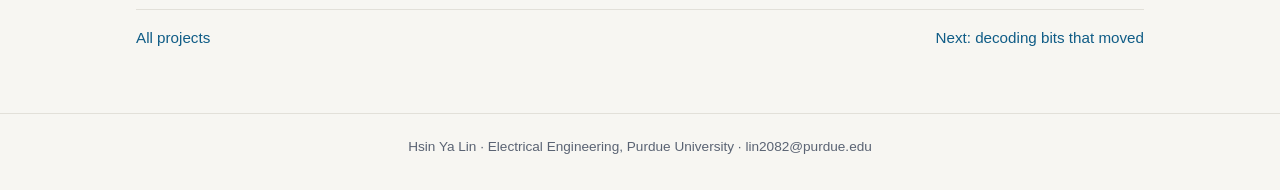
<file: projects/lunabotics/index.html>
<!DOCTYPE html>
<html lang="en">
<head>
<meta charset="UTF-8">
<meta name="viewport" content="width=device-width, initial-scale=1.0">
<title>BQ77915 Battery Protection PCB, Purdue Lunabotics | Hsin Ya Lin</title>
<meta name="description" content="A 24 V, 20 A six cell battery protection board in KiCad: overload it, overcharge it, overheat it, and watch the FETs open. Schematic, layout and hand assembly for a lunar excavation rover.">
<link rel="canonical" href="https://joshua-hsinya-lin.github.io/projects/lunabotics/index.html">
<meta property="og:title" content="BQ77915 Battery Protection PCB, Purdue Lunabotics">
<meta property="og:description" content="A 24 V, 20 A six cell battery protection board in KiCad: overload it, overcharge it, overheat it, and watch the FETs open. Schematic, layout and hand assembly for a lunar excavation rover.">
<meta property="og:type" content="article">
<meta property="og:url" content="https://joshua-hsinya-lin.github.io/projects/lunabotics/index.html">
<meta property="og:image" content="https://joshua-hsinya-lin.github.io/profile.jpg">
<meta name="twitter:card" content="summary">
<meta name="twitter:title" content="BQ77915 Battery Protection PCB, Purdue Lunabotics">
<meta name="twitter:description" content="A 24 V, 20 A six cell battery protection board in KiCad: overload it, overcharge it, overheat it, and watch the FETs open. Schematic, layout and hand assembly for a lunar excavation rover.">
<meta name="twitter:image" content="https://joshua-hsinya-lin.github.io/profile.jpg">
<link rel="stylesheet" href="../../shared/site.css">
<script src="../../shared/site.js"></script>
<style>
.split { display: grid; grid-template-columns: minmax(0, 1.1fr) minmax(0, 1fr); gap: 1rem; }
@media (max-width: 760px) { .split { grid-template-columns: 1fr; } }
.hot { position: relative; display: inline-block; max-width: 100%; }
.hot img { display: block; border: 1px solid var(--rule); border-radius: 8px; max-height: none; }
.hot button { position: absolute; transform: translate(-50%, -50%); width: 26px; height: 26px; border-radius: 50%; border: 2px solid #fff; background: var(--accent); color: #fff; font: 600 12px var(--mono); cursor: pointer; box-shadow: 0 2px 8px rgba(0,0,0,0.35); padding: 0; }
.hot button.on { background: var(--accent2); transform: translate(-50%, -50%) scale(1.15); }
.hotlist { list-style: none; padding: 0; margin: 0.6rem 0 0; display: grid; grid-template-columns: repeat(auto-fit, minmax(min(240px, 100%), 1fr)); gap: 0.4rem; }
.hotlist button { display: flex; gap: 0.6rem; align-items: flex-start; width: 100%; text-align: left; font: inherit; font-size: 0.9rem; color: inherit; padding: 0.4rem 0.5rem; border-radius: 8px; border: 1px solid transparent; background: none; cursor: pointer; }
.hotlist button[aria-pressed="true"] { border-color: var(--accent2); background: var(--bg2); }
.hotlist button b { flex-shrink: 0; width: 22px; height: 22px; border-radius: 50%; background: var(--accent); color: #fff; font: 600 11px var(--mono); display: grid; place-items: center; }
.hotlist button span { color: var(--ink2); }
</style>
</head>
<body>
<header class="site-header" data-root="../../"></header>
<main class="project">
<div class="kicker">Purdue Lunabotics · Power and Hardware Team Developer</div>
<h1>The board that disconnects the battery</h1>
<div class="when">Sep 2025 to Aug 2026 · West Lafayette, Indiana</div>
<p class="lede">A lithium pack will deliver a short circuit until it catches fire. This board sits between six cells and a lunar excavation rover, watches every cell, and opens the path the moment any of them is asked for too much: too much current, too much voltage in or out, too much heat.</p>
<div class="tags"><span>Battery protection</span><span>BQ77915</span><span>KiCad</span><span>LTspice</span><span>PCB layout</span><span>Hand assembly</span><span>Bench test</span></div>
<p class="src kinds"><span class="kind measured">Measured</span> the board itself: 24 V, 20 A, two stacked protectors, 50+ components hand-soldered. <span class="kind illustrative">Illustrative</span> the pack simulation. Its thresholds and delays are typical lithium ion values chosen so the behavior is visible, not the values programmed into the resistor network on this board.</p>

<section class="sub" id="pack">
<h2>Six cells, two protectors</h2>
<p>The pack is six lithium cells in series, 24 V nominal, rated for 20 A. Two BQ77915 family protectors watch three cells each, stacked so the upper one's reference is the top of the lower one's cells, and their outputs are chained so either can open the pack. Discharge and charge each go through their own MOSFET. Load the pack, charge it, short it, heat it, and watch which protector trips and which FET opens.</p>
<div class="panel">
  <div class="split">
    <canvas id="packcv" aria-label="Battery pack with protection FETs"></canvas>
    <canvas id="packplot" aria-label="Pack voltage and current over time"></canvas>
  </div>
  <div class="controls" id="pctl"></div>
  <div class="btnrow" id="prow"></div>
  <div id="pro"></div>
  <p class="hint">Time runs sixty times faster than real. After an overcurrent trip the board waits for the load to be removed before it reconnects, which is the load removal detection block on the schematic; slide the load to zero to recover.</p>
</div>
<p class="note hook">The thresholds and delays here are typical lithium ion values so the behavior is visible. On the real board they are set by the resistor network around each protector and were chosen for this pack. The programmed values would replace the defaults in the sliders.</p>
</section>

<section class="sub" id="balance">
<h2>Why the cells drift, and what balancing does</h2>
<p>Six cells never charge identically. The one with slightly less capacity fills first, and if the pack keeps charging until the total looks full, that cell is overcharged. The protector bleeds the highest cell through a resistor while the others catch up. Charge the pack above with one cell weaker than the rest and watch the bleed.</p>
<div class="panel">
  <canvas id="bal" aria-label="Cell balancing"></canvas>
  <div class="controls" id="bctl"></div>
  <div class="btnrow" id="brow"></div>
</div>
</section>

<section class="sub" id="board">
<h2>From schematic to board</h2>
<p>Designed in KiCad, verified in LTspice before fabrication, laid out, sent out, then hand assembled: more than fifty components, including the two fine-pitch protector ICs, soldered under a microscope. Click a marker to find it.</p>
<div class="panel" style="padding: 0.6rem;">
  <div class="hot" id="hot">
    <img src="board.jpg" alt="Board layout render of the battery protection board">
  </div>
  <ul class="hotlist" id="hotlist"></ul>
</div>
<figure><img src="schematic.png" alt="Battery protection board schematic" loading="lazy"><figcaption>The schematic. Cell inputs enter through series resistors and capacitors on the left, the two stacked protectors sit in the middle with their control pins chained, thermistors on each protector's TS input, and the load removal detection block on the right.</figcaption></figure>
</section>

<section class="sub" id="did">
<h2>What the work was</h2>
<ol class="steps">
  <li><b>Circuit design in KiCad.</b> Two stacked protectors, cell sense network, balancing, thermistors, load removal detection, and the connectors to the cells, the charger and the rover.</li>
  <li><b>Simulation in LTspice.</b> The analog behavior checked before anything was ordered.</li>
  <li><b>Layout and fabrication.</b> The board laid out and sent out.</li>
  <li><b>Hand assembly.</b> 50+ components soldered by hand, including the fine-pitch ICs.</li>
  <li><b>Bench test.</b> Voltage and thermal behavior checked under load before it met the rover.</li>
  <li><b>Integration.</b> Wired into the rover's power distribution.</li>
</ol>
<div class="stats">
  <div class="stat"><b>24 V</b><span>six cell pack</span></div>
  <div class="stat"><b>20 A</b><span>rated discharge</span></div>
  <div class="stat"><b>2</b><span>stacked protector ICs</span></div>
  <div class="stat"><b>50+</b><span>components hand-soldered</span></div>
</div>
</section>

<div class="next"><a href="../../index.html#projects">All projects</a><a href="../nycu/index.html">Next: decoding bits that moved</a></div>
</main>
<footer class="site-footer"></footer>

<script>
(function () {
  const C = Site.colors;
  const N = 6;
  /* Illustrative pack model. Open circuit voltage linear in state of charge,
     a small internal resistance per cell, a lumped thermal mass. */
  const M = {
    cap: 3.0, R: 0.015, OV: 4.25, OVr: 4.10, UV: 2.80, UVr: 3.00, OCD: 25, OCDdelay: 0.1, SCD: 60, SCDdelay: 0.0004, OT: 60, OTr: 50,
    load: 8, chg: false, chgI: 5, short: false, timeScale: 60, Tamb: 25, weak: 0
  };
  const S = { soc: [], T: 25, dsg: true, chgFet: true, fault: '', who: '', ocdT: 0, scdT: 0, latched: false, I: 0, V: 0, t: 0, hist: [], balancing: [] };
  function reset() {
    S.soc = [];
    for (let i = 0; i < N; i++) S.soc.push(0.62 + (i % 2 ? 0.02 : -0.02) + (i === 2 ? 0.05 : 0));
    S.T = 25; S.dsg = true; S.chgFet = true; S.fault = ''; S.who = ''; S.ocdT = 0; S.scdT = 0; S.latched = false; S.t = 0; S.hist = [];
    M.short = false;
    S.balancing = new Array(N).fill(false);
  }
  reset();
  function ocv(soc) { return 3.0 + 1.25 * Site.clamp(soc, 0, 1.02); }
  function cellV(i, I) { return ocv(S.soc[i]) - I * M.R; }
  function step(dt) {
    let I = 0;
    const vpack0 = S.soc.reduce(function (a, s) { return a + ocv(s); }, 0);
    if (M.short && S.dsg) I = vpack0 / (N * M.R + 0.08);
    else if (M.chg && S.chgFet && !M.short) I = -M.chgI;
    else if (!M.chg && S.dsg) I = M.load;
    else I = 0;
    if (I > 0 && !S.dsg) I = 0;
    if (I < 0 && !S.chgFet) I = 0;
    S.I = I;
    for (let i = 0; i < N; i++) {
      S.soc[i] -= I * dt / 3600 / M.cap;
      if (S.balancing[i]) S.soc[i] -= 0.15 * dt / 3600 / M.cap;
      S.soc[i] = Site.clamp(S.soc[i], 0, 1.05);
    }
    const heat = I * I * (N * M.R + 0.02);
    S.T += (heat - (S.T - M.Tamb) / 3.0) / 60 * dt;
    const vs = [];
    for (let i = 0; i < N; i++) vs.push(cellV(i, I));
    S.V = vs.reduce(function (a, b) { return a + b; }, 0);
    let fault = '', who = '';
    const upper = [0, 1, 2], lower = [3, 4, 5];
    function group(idx) { return idx === 0 ? 'upper protector' : 'lower protector'; }
    [upper, lower].forEach(function (g, gi) {
      g.forEach(function (i) {
        if (vs[i] >= M.OV) { fault = 'overvoltage cell ' + (i + 1); who = group(gi); }
        if (vs[i] <= M.UV && !fault) { fault = 'undervoltage cell ' + (i + 1); who = group(gi); }
      });
    });
    if (I >= M.SCD) S.scdT += dt; else S.scdT = 0;
    if (I >= M.OCD) S.ocdT += dt; else S.ocdT = 0;
    if (S.scdT >= M.SCDdelay) { S.latched = true; S.fault = 'short circuit ' + I.toFixed(0) + ' A'; S.who = 'lower protector (current sense)'; }
    else if (S.ocdT >= M.OCDdelay) { S.latched = true; S.fault = 'overcurrent ' + I.toFixed(1) + ' A'; S.who = 'lower protector (current sense)'; }
    if (S.T >= M.OT) { fault = 'overtemperature ' + S.T.toFixed(0) + ' °C'; who = 'thermistor'; }
    if (S.latched) {
      S.dsg = false;
      if (M.load === 0 && !M.short) { S.latched = false; S.fault = ''; S.who = ''; }
    } else {
      if (fault) { S.fault = fault; S.who = who; }
      else if (S.fault && !/overcurrent|short/.test(S.fault)) {
        const recovered = vs.every(function (v) { return v < M.OVr; }) && vs.every(function (v) { return v > M.UVr; }) && S.T < M.OTr;
        if (recovered) { S.fault = ''; S.who = ''; }
      }
      const ov = /overvoltage/.test(S.fault), uv = /undervoltage/.test(S.fault), ot = /overtemperature/.test(S.fault);
      S.chgFet = !(ov || ot);
      S.dsg = !(uv || ot);
    }
    for (let i = 0; i < N; i++) {
      const maxOther = Math.max.apply(null, vs.filter(function (_, j) { return j !== i; }));
      S.balancing[i] = M.chg && vs[i] > 3.9 && vs[i] - maxOther > 0.015;
    }
    S.t += dt;
    S.vs = vs;
  }
  const pctl = document.getElementById('pctl');
  const sLoad = Site.slider(pctl, { label: 'load', min: 0, max: 40, step: 0.5, value: 8, unit: 'A', digits: 1, onInput: function (v) { M.load = v; if (v > 0) M.chg = false; chgT.value = M.chg; } });
  Site.slider(pctl, { label: 'ambient', min: 0, max: 70, step: 1, value: 25, unit: '°C', digits: 0, onInput: function (v) { M.Tamb = v; } });
  Site.slider(pctl, { label: 'OV trip', min: 4.0, max: 4.5, step: 0.01, value: 4.25, unit: 'V', onInput: function (v) { M.OV = v; M.OVr = v - 0.15; } });
  Site.slider(pctl, { label: 'UV trip', min: 2.3, max: 3.3, step: 0.01, value: 2.8, unit: 'V', onInput: function (v) { M.UV = v; M.UVr = v + 0.2; } });
  Site.slider(pctl, { label: 'OCD trip', min: 10, max: 40, step: 0.5, value: 25, unit: 'A', digits: 1, onInput: function (v) { M.OCD = v; } });
  Site.slider(pctl, { label: 'OT trip', min: 40, max: 90, step: 1, value: 60, unit: '°C', digits: 0, onInput: function (v) { M.OT = v; M.OTr = v - 10; } });
  const prow = document.getElementById('prow');
  const chgT = Site.toggle(prow, { label: 'Charger connected', value: false, onChange: function (v) { M.chg = v; if (v) { M.load = 0; sLoad.value = 0; } } });
  Site.button(prow, { label: 'Short the output', onClick: function () { M.short = true; setTimeout(function () { M.short = false; }, 1500); } });
  Site.button(prow, { label: 'Reset pack', onClick: reset });
  const pro = Site.readouts(document.getElementById('pro'), [
    { key: 'v', label: 'pack', color: 'amber' }, { key: 'i', label: 'current', color: 'cyan' }, { key: 't', label: 'temp', color: 'pink' },
    { key: 'dsg', label: 'DSG FET' }, { key: 'chg', label: 'CHG FET' }, { key: 'f', label: 'fault', color: 'red' }
  ]);

  const pack = Site.canvas(document.getElementById('packcv'), { aspect: 0.82 });
  let dashOff = 0;
  function drawPack() {
    const c = pack.ctx, w = pack.w, h = pack.h;
    c.fillStyle = C.panel;
    c.fillRect(0, 0, w, h);
    const vs = S.vs || [];
    const cellH = (h - 60) / N;
    const cx = 18, cw = w * 0.30;
    c.font = '11px ' + Site.mono();
    c.textBaseline = 'middle';
    for (let i = 0; i < N; i++) {
      const y = 30 + i * cellH;
      const v = vs[i] || 3.7;
      const f = Site.clamp((v - 2.5) / (4.4 - 2.5), 0, 1);
      c.fillStyle = '#141a24';
      c.fillRect(cx, y + 3, cw, cellH - 6);
      let col = C.green;
      if (v >= M.OV) col = C.red; else if (v <= M.UV) col = C.red; else if (v > 4.1 || v < 3.1) col = C.amber;
      c.fillStyle = col;
      c.fillRect(cx, y + 3, cw * f, cellH - 6);
      if (S.balancing[i]) {
        c.strokeStyle = C.violet;
        c.lineWidth = 2;
        c.strokeRect(cx + 1, y + 4, cw - 2, cellH - 8);
      }
      c.fillStyle = C.ink;
      c.textAlign = 'left';
      c.fillText('cell ' + (i + 1) + '  ' + v.toFixed(2) + ' V', cx + 6, y + cellH / 2);
    }
    c.fillStyle = C.muted;
    c.textAlign = 'left';
    c.fillText('upper protector: cells 1 to 3', cx, 16);
    c.fillText('lower protector: cells 4 to 6', cx, 30 + 3 * cellH - 6);
    c.strokeStyle = '#2e3a52';
    c.setLineDash([3, 3]);
    c.beginPath(); c.moveTo(cx, 30 + 3 * cellH); c.lineTo(cx + cw, 30 + 3 * cellH); c.stroke();
    c.setLineDash([]);
    const px = cx + cw + 30;
    const pw = w - px - 18;
    const topY = 40, botY = h - 40;
    const midY = (topY + botY) / 2;
    c.strokeStyle = '#3a4661';
    c.lineWidth = 3;
    c.beginPath();
    c.moveTo(cx + cw, topY); c.lineTo(px + pw * 0.15, topY);
    c.lineTo(px + pw * 0.15, midY - 60);
    c.stroke();
    function fet(x, y, on, label) {
      c.fillStyle = '#141a24';
      c.strokeStyle = on ? C.green : C.red;
      c.lineWidth = 2;
      c.beginPath(); c.roundRect(x - 26, y - 18, 52, 36, 6); c.fill(); c.stroke();
      c.strokeStyle = on ? C.green : C.red;
      c.lineWidth = 3;
      c.beginPath();
      if (on) { c.moveTo(x, y - 18); c.lineTo(x, y + 18); }
      else { c.moveTo(x, y - 18); c.lineTo(x, y - 6); c.moveTo(x - 10, y + 8); c.lineTo(x, y + 18); }
      c.stroke();
      c.fillStyle = C.muted;
      c.font = '10px ' + Site.mono();
      c.textAlign = 'left';
      c.fillText(label, x + 32, y);
      c.fillStyle = on ? C.green : C.red;
      c.fillText(on ? 'closed' : 'OPEN', x + 32, y + 13);
    }
    const fx = px + pw * 0.15;
    fet(fx, midY - 40, S.dsg, 'DSG FET');
    c.strokeStyle = '#3a4661';
    c.lineWidth = 3;
    c.beginPath(); c.moveTo(fx, midY - 22); c.lineTo(fx, midY + 2); c.stroke();
    fet(fx, midY + 20, S.chgFet, 'CHG FET');
    c.beginPath(); c.moveTo(fx, midY + 38); c.lineTo(fx, botY); c.lineTo(px + pw * 0.6, botY); c.stroke();
    c.beginPath(); c.moveTo(px + pw * 0.6, topY); c.lineTo(px + pw * 0.6, botY); c.stroke();
    c.beginPath(); c.moveTo(fx, topY); c.lineTo(px + pw * 0.6, topY); c.stroke();
    c.beginPath(); c.moveTo(cx + cw, botY); c.lineTo(fx, botY); c.stroke();
    c.fillStyle = '#141a24';
    c.strokeStyle = M.chg ? C.cyan : (M.short ? C.red : C.amber);
    c.lineWidth = 2;
    c.beginPath(); c.roundRect(px + pw * 0.6 - 34, midY - 26, 68, 52, 6); c.fill(); c.stroke();
    c.fillStyle = C.ink;
    c.font = '600 11px ' + Site.sans();
    c.textAlign = 'center';
    c.fillText(M.short ? 'SHORT' : (M.chg ? 'charger' : 'rover'), px + pw * 0.6, midY - 6);
    c.fillStyle = C.muted;
    c.font = '10px ' + Site.mono();
    c.fillText(Math.abs(S.I).toFixed(1) + ' A', px + pw * 0.6, midY + 10);
    if (Math.abs(S.I) > 0.05) {
      dashOff -= Math.sign(S.I) * Math.min(6, Math.abs(S.I) * 0.15);
      c.strokeStyle = S.I > 0 ? C.amber : C.cyan;
      c.lineWidth = 2;
      c.setLineDash([6, 10]);
      c.lineDashOffset = dashOff;
      c.beginPath();
      c.moveTo(cx + cw, topY); c.lineTo(fx, topY); c.lineTo(fx, midY - 58);
      c.moveTo(fx, midY + 38); c.lineTo(fx, botY); c.lineTo(px + pw * 0.6, botY); c.lineTo(px + pw * 0.6, midY + 26);
      c.moveTo(px + pw * 0.6, midY - 26); c.lineTo(px + pw * 0.6, topY); c.lineTo(fx, topY);
      c.stroke();
      c.setLineDash([]);
    }
    const tx = px + pw * 0.92, ty0 = topY + 20, th = botY - topY - 40;
    c.fillStyle = '#141a24';
    c.fillRect(tx - 6, ty0, 12, th);
    const tf = Site.clamp((S.T - 0) / 100, 0, 1);
    c.fillStyle = S.T >= M.OT ? C.red : (S.T > M.OT - 10 ? C.amber : C.pink);
    c.fillRect(tx - 6, ty0 + th * (1 - tf), 12, th * tf);
    c.fillStyle = C.muted;
    c.textAlign = 'center';
    c.fillText(S.T.toFixed(0) + '°C', tx, botY + 8);
    c.fillText('NTC', tx, topY + 8);
    if (S.fault) {
      c.fillStyle = 'rgba(255,107,107,0.12)';
      c.fillRect(px - 10, 4, w - px + 4, 22);
      c.fillStyle = C.red;
      c.font = '600 12px ' + Site.sans();
      c.textAlign = 'left';
      c.fillText(S.fault + '  →  ' + S.who, px - 4, 15);
    }
  }
  const packplot = Site.canvas(document.getElementById('packplot'), { aspect: 0.82 });
  const HT = 90;
  function drawPackPlot() {
    const c = packplot.ctx, w = packplot.w, h = packplot.h;
    c.fillStyle = C.panel;
    c.fillRect(0, 0, w, h);
    const t0 = Math.max(0, S.t - HT);
    const p1 = new Site.Plot(c, { x: [t0, t0 + HT], y: [15, 27], box: { x: 44, y: 22, w: w - 56, h: h / 2 - 44 }, title: 'pack voltage, V', xticks: [] });
    const p2 = new Site.Plot(c, { x: [t0, t0 + HT], y: [-10, 70], box: { x: 44, y: h / 2 + 12, w: w - 56, h: h / 2 - 46 }, title: 'current, A (discharge positive)', xlabel: 'seconds of pack time' });
    p1.axes(); p2.axes();
    if (S.hist.length > 1) {
      p1.line(S.hist.map(function (q) { return [q[0], q[1]]; }), { color: C.amber, width: 2 });
      p2.line(S.hist.map(function (q) { return [q[0], q[2]]; }), { color: C.cyan, width: 2 });
    }
    p2.hline(M.OCD, { color: C.red, label: 'OCD ' + M.OCD + ' A' });
    p2.hline(M.SCD, { color: C.red, label: 'SCD ' + M.SCD + ' A', dash: [2, 3] });
    p1.hline(N * M.OV, { color: C.red, label: 'all cells at OV' });
    p1.hline(N * M.UV, { color: C.red, label: 'all cells at UV', align: 'left' });
  }
  const loop = Site.loop(pack.el, function (dt) {
    const simDt = dt * M.timeScale;
    const n = Math.max(1, Math.ceil(simDt / 0.02));
    for (let i = 0; i < n; i++) step(simDt / n);
    S.hist.push([S.t, S.V, S.I]);
    while (S.hist.length && S.hist[0][0] < S.t - HT) S.hist.shift();
    drawPack();
    drawPackPlot();
    pro.set('v', S.V.toFixed(2) + ' V');
    pro.set('i', S.I.toFixed(1) + ' A');
    pro.set('t', S.T.toFixed(0) + ' °C');
    pro.set('dsg', S.dsg ? 'closed' : 'OPEN');
    pro.set('chg', S.chgFet ? 'closed' : 'OPEN');
    pro.set('f', S.fault || 'none');
  });
  loop.start();

  /* Balancing */
  const BS = { soc: [0.80, 0.78, 0.92, 0.79, 0.81, 0.77], on: true, chg: true, t: 0, bleed: 0.5, thr: 0.02 };
  const bctl = document.getElementById('bctl');
  Site.slider(bctl, { label: 'bleed rate', min: 0.05, max: 2, step: 0.05, value: 0.5, unit: 'A', onInput: function (v) { BS.bleed = v; } });
  Site.slider(bctl, { label: 'threshold', min: 0.005, max: 0.1, step: 0.005, value: 0.02, fmt: function (v) { return (v * 1000).toFixed(0) + ' mV'; }, onInput: function (v) { BS.thr = v; } });
  const brow = document.getElementById('brow');
  Site.toggle(brow, { label: 'Balancing enabled', value: true, onChange: function (v) { BS.on = v; } });
  Site.button(brow, { label: 'Restart charge with one high cell', onClick: function () { BS.soc = [0.80, 0.78, 0.92, 0.79, 0.81, 0.77]; BS.t = 0; } });
  const bal = Site.canvas(document.getElementById('bal'), { aspect: 0.4 });
  function balStep(dt) {
    const vs = BS.soc.map(ocv);
    const vmax = Math.max.apply(null, vs);
    const full = vs.some(function (v) { return v >= 4.20; });
    const I = full ? 0 : 2.0;
    for (let i = 0; i < N; i++) {
      BS.soc[i] += I * dt / 3600 / M.cap;
      const others = vs.filter(function (_, j) { return j !== i; });
      const second = Math.max.apply(null, others);
      const bleeding = BS.on && vs[i] > 3.9 && vs[i] - Math.min.apply(null, others) > BS.thr && vs[i] >= vmax - 1e-9;
      if (bleeding) BS.soc[i] -= BS.bleed * dt / 3600 / M.cap;
      BS.soc[i] = Site.clamp(BS.soc[i], 0, 1.05);
      void second;
    }
    BS.t += dt;
    BS.full = full;
  }
  function drawBal() {
    const c = bal.ctx, w = bal.w, h = bal.h;
    c.fillStyle = C.panel;
    c.fillRect(0, 0, w, h);
    const vs = BS.soc.map(ocv);
    const vmax = Math.max.apply(null, vs), vmin = Math.min.apply(null, vs);
    const bw = Math.min(70, (w - 80) / N - 10);
    const gap = (w - N * bw) / (N + 1);
    const base = h - 34, top = 26;
    c.font = '11px ' + Site.mono();
    c.textAlign = 'center';
    for (let i = 0; i < N; i++) {
      const x = gap + i * (bw + gap);
      const f = Site.clamp((vs[i] - 3.0) / (4.3 - 3.0), 0, 1);
      c.fillStyle = '#141a24';
      c.fillRect(x, top, bw, base - top);
      const bleeding = BS.on && vs[i] >= vmax - 1e-9 && vmax - vmin > BS.thr && vs[i] > 3.9;
      c.fillStyle = bleeding ? C.violet : (vs[i] >= 4.2 ? C.red : C.green);
      c.fillRect(x, base - (base - top) * f, bw, (base - top) * f);
      c.fillStyle = C.ink;
      c.fillText(vs[i].toFixed(3), x + bw / 2, base + 14);
      if (bleeding) { c.fillStyle = C.violet; c.fillText('bleed', x + bw / 2, top - 10); }
    }
    const y42 = base - (base - top) * ((4.2 - 3.0) / 1.3);
    c.strokeStyle = C.red;
    c.setLineDash([4, 4]);
    c.beginPath(); c.moveTo(gap, y42); c.lineTo(w - gap, y42); c.stroke();
    c.setLineDash([]);
    c.fillStyle = C.muted;
    c.textAlign = 'left';
    c.fillText(BS.full ? 'charger stopped: a cell reached 4.20 V. spread ' + ((vmax - vmin) * 1000).toFixed(0) + ' mV' : 'charging at 2 A, spread ' + ((vmax - vmin) * 1000).toFixed(0) + ' mV', gap, 12);
  }
  const balLoop = Site.loop(bal.el, function (dt) {
    const simDt = dt * 120;
    const n = Math.max(1, Math.ceil(simDt / 0.05));
    for (let i = 0; i < n; i++) balStep(simDt / n);
    drawBal();
  });
  balLoop.start();

  /* Board hotspots, positions as fractions of the render */
  const spots = [
    ['U1', 48.5, 47.5, 'Upper protector, BQ7791504PW', 'watches cells 1 to 3; its outputs are chained into U2 through Rctrc and Rctrd'],
    ['U2', 49, 80, 'Lower protector', 'watches cells 4 to 6 and drives the discharge and charge control'],
    ['J1', 30.5, 68.5, 'Cell connector, J_cell1', 'seven pins: six cell taps and the bottom of the stack'],
    ['J2', 71.5, 46, 'Battery terminal, J_bat1', 'pack positive out'],
    ['J3', 70, 79, 'Rover connector, J_robot1', 'the protected output to the power distribution'],
    ['Q1', 34, 40, 'Load removal detection, Q1 and JP1', 'an NMOS and jumper that let the board see the load disconnect and reset after an overcurrent trip'],
    ['R', 41, 55, 'Cell sense network, Rin and Cin', 'a series resistor and filter capacitor on every cell tap before it reaches a protector'],
    ['T', 60, 48, 'Thermistor inputs, RTs', 'NTC pull-ups on each protector TS pin for overtemperature'],
    ['B', 60, 86, 'Balancing resistors, Rcb', 'set the bleed path the protectors use to balance a high cell'],
    ['H', 24, 8, 'Mounting holes', 'four, so the board bolts to the rover chassis']
  ];
  const hot = document.getElementById('hot');
  const hotlist = document.getElementById('hotlist');
  const btns = [], items = [];
  function select(i) {
    btns.forEach(function (b, j) { b.classList.toggle('on', i === j); b.setAttribute('aria-pressed', i === j ? 'true' : 'false'); });
    items.forEach(function (b, j) { b.setAttribute('aria-pressed', i === j ? 'true' : 'false'); });
  }
  spots.forEach(function (s, i) {
    const b = document.createElement('button');
    b.type = 'button';
    b.textContent = s[0];
    b.style.left = s[1] + '%';
    b.style.top = s[2] + '%';
    b.title = s[3];
    b.setAttribute('aria-label', s[3]);
    b.setAttribute('aria-pressed', 'false');
    b.addEventListener('click', function () { select(i); });
    hot.appendChild(b);
    btns.push(b);
    const li = document.createElement('li');
    const lb = document.createElement('button');
    lb.type = 'button';
    lb.setAttribute('aria-pressed', 'false');
    lb.innerHTML = '<b>' + s[0] + '</b><span><strong>' + s[3] + '</strong><br><span>' + s[4] + '</span></span>';
    lb.addEventListener('click', function () { select(i); });
    li.appendChild(lb);
    hotlist.appendChild(li);
    items.push(lb);
  });
  select(0);
})();
</script>
</body>
</html>
</file>
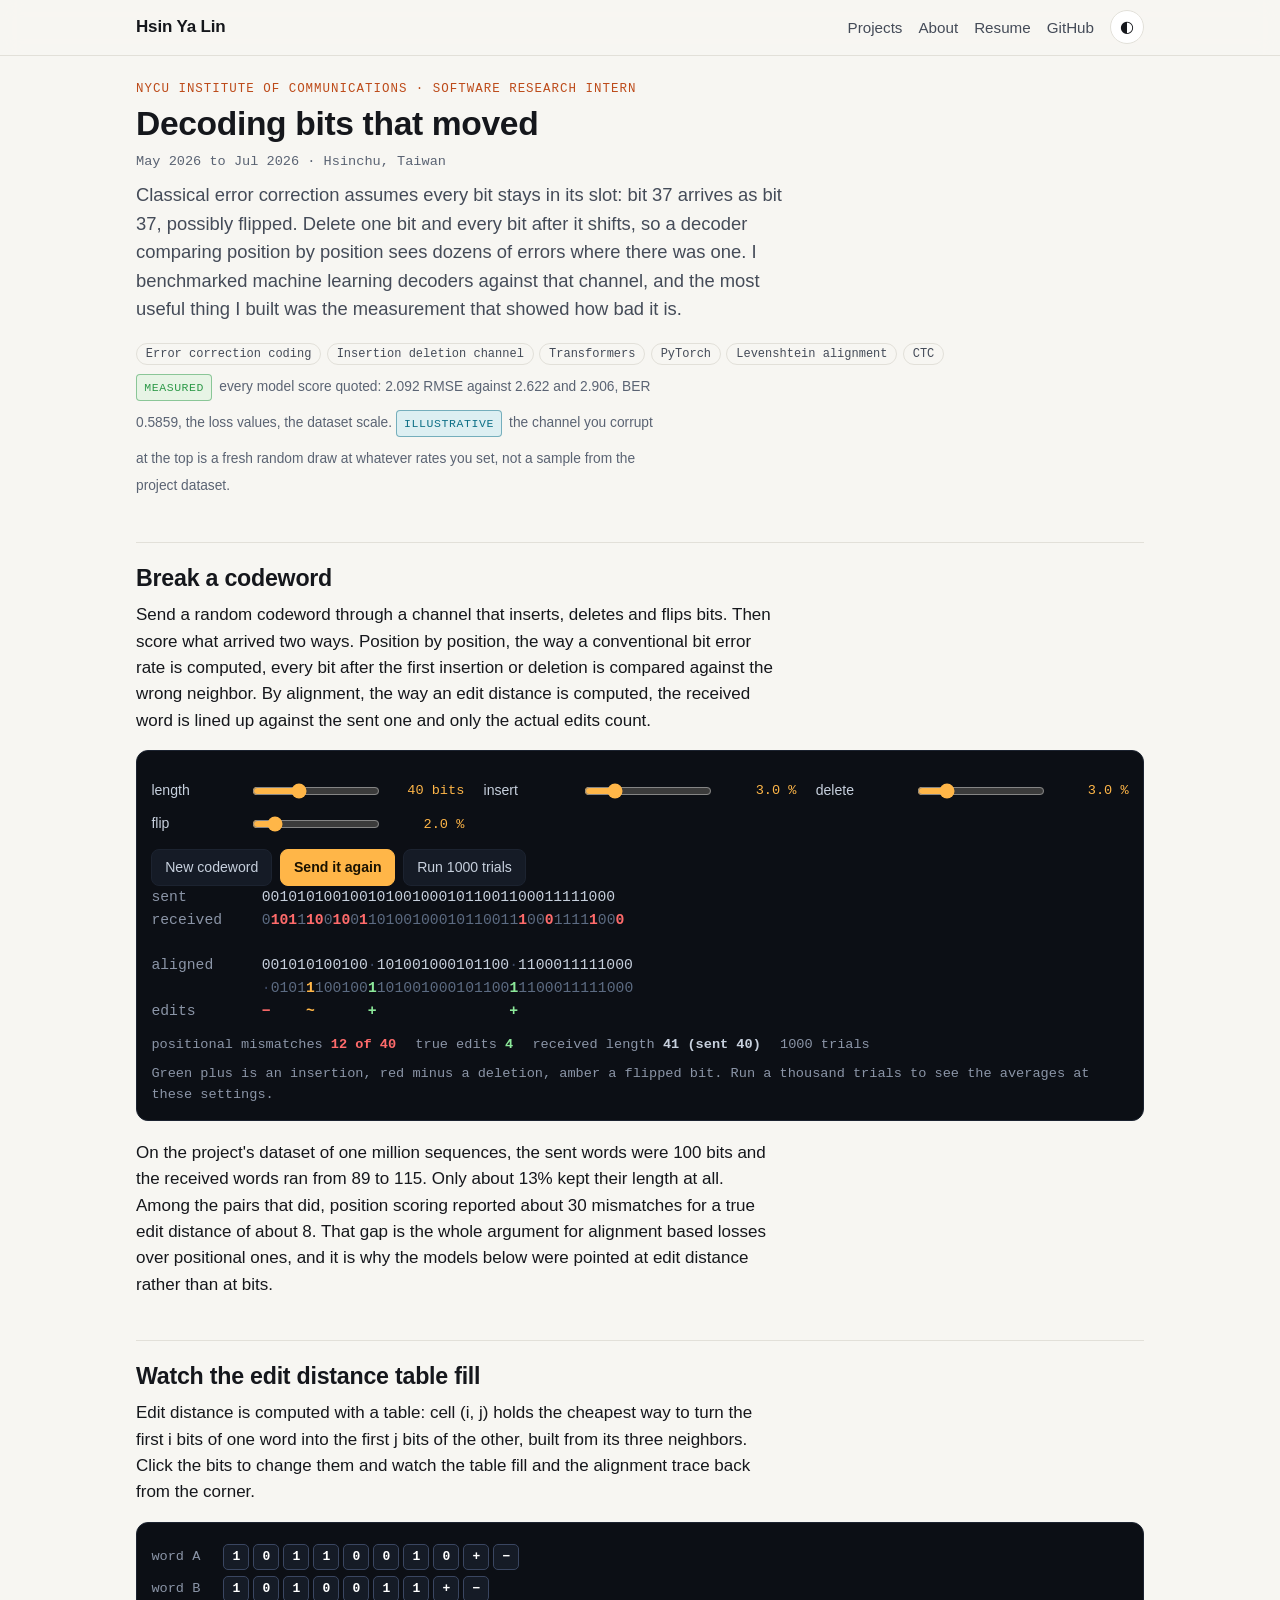
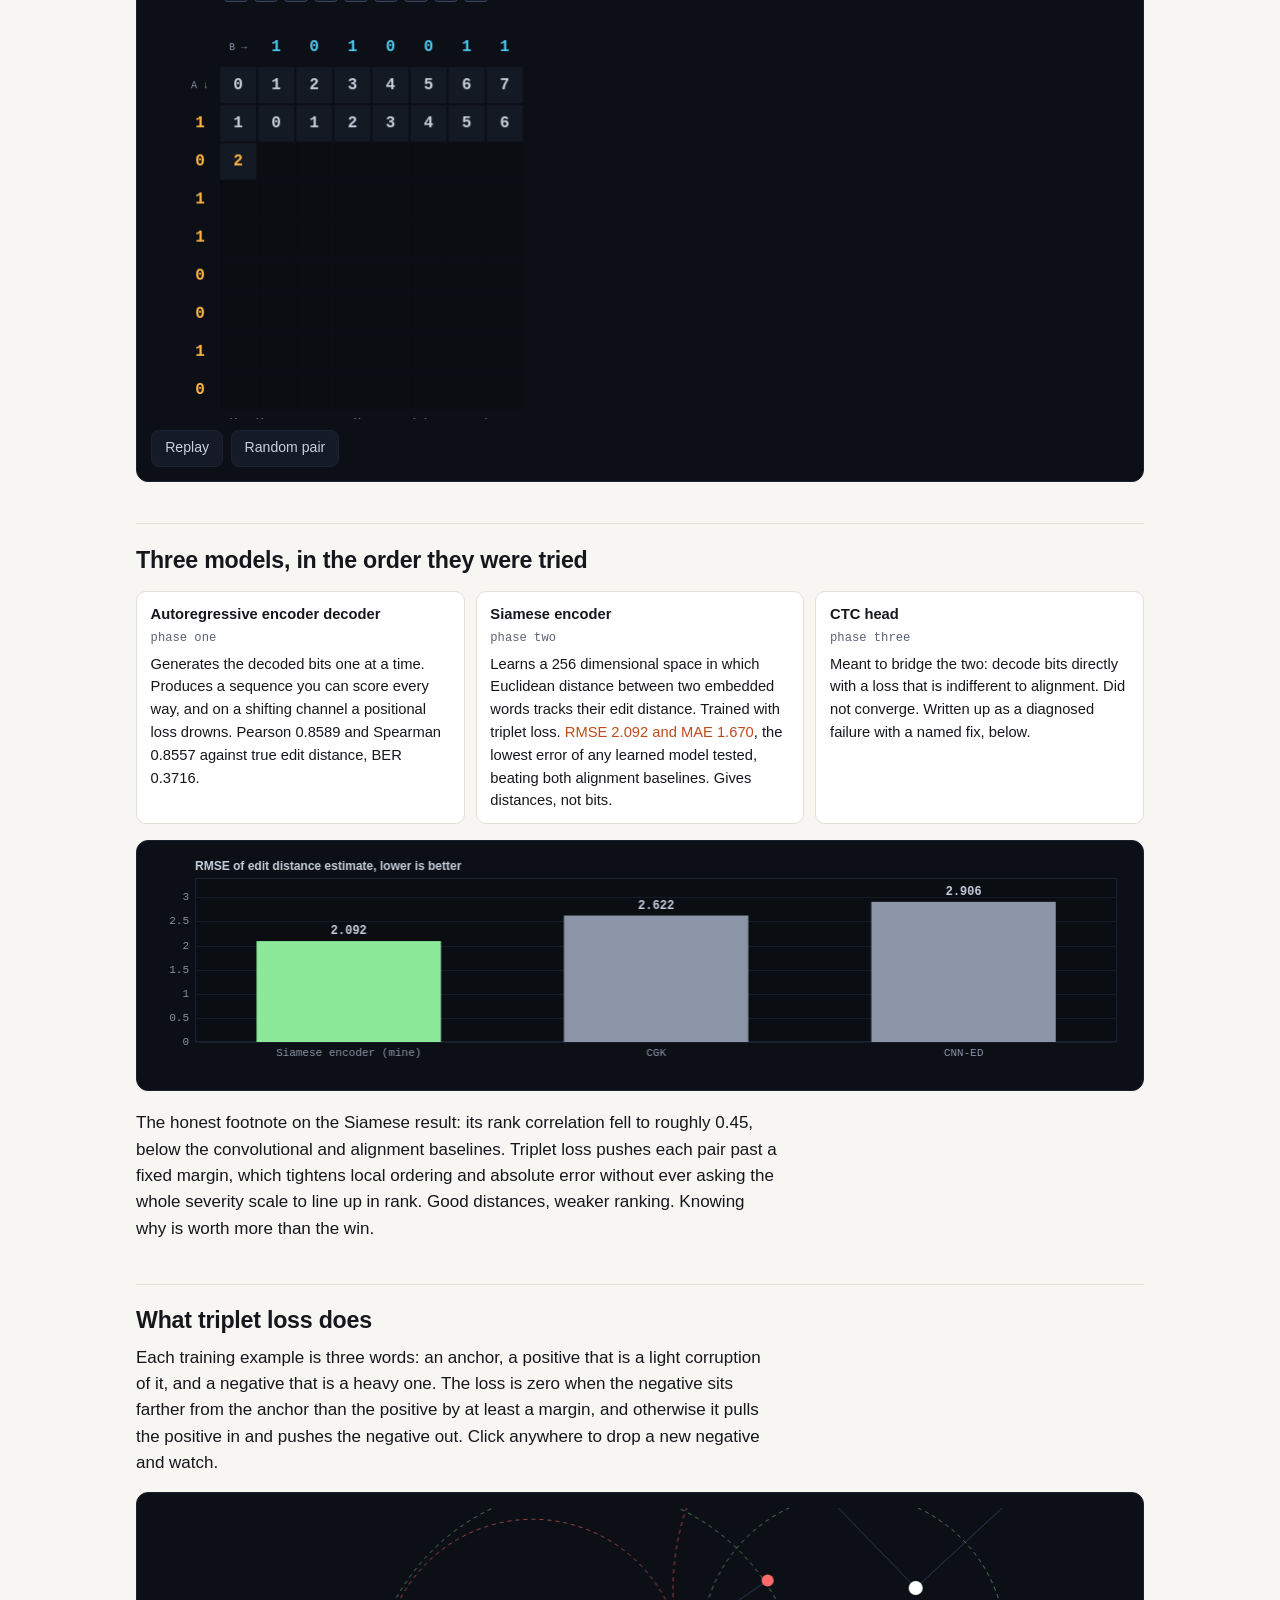
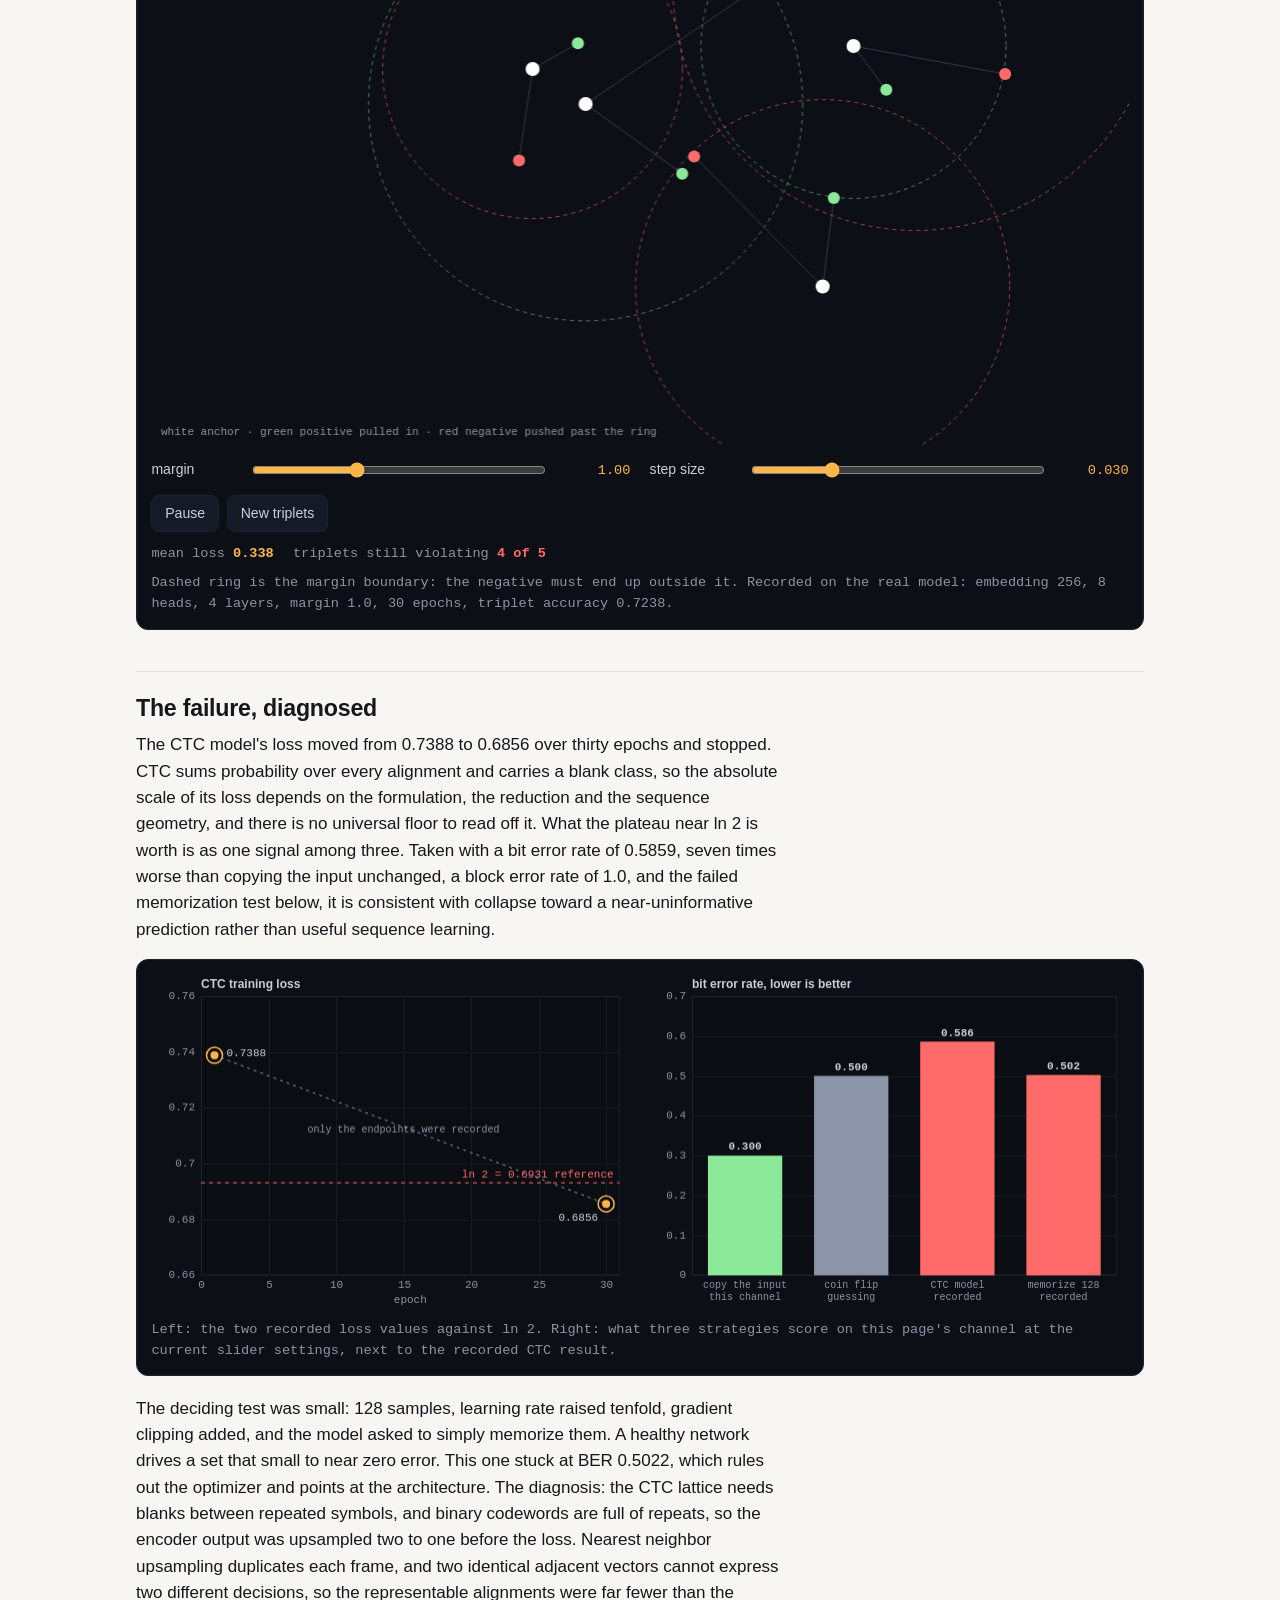
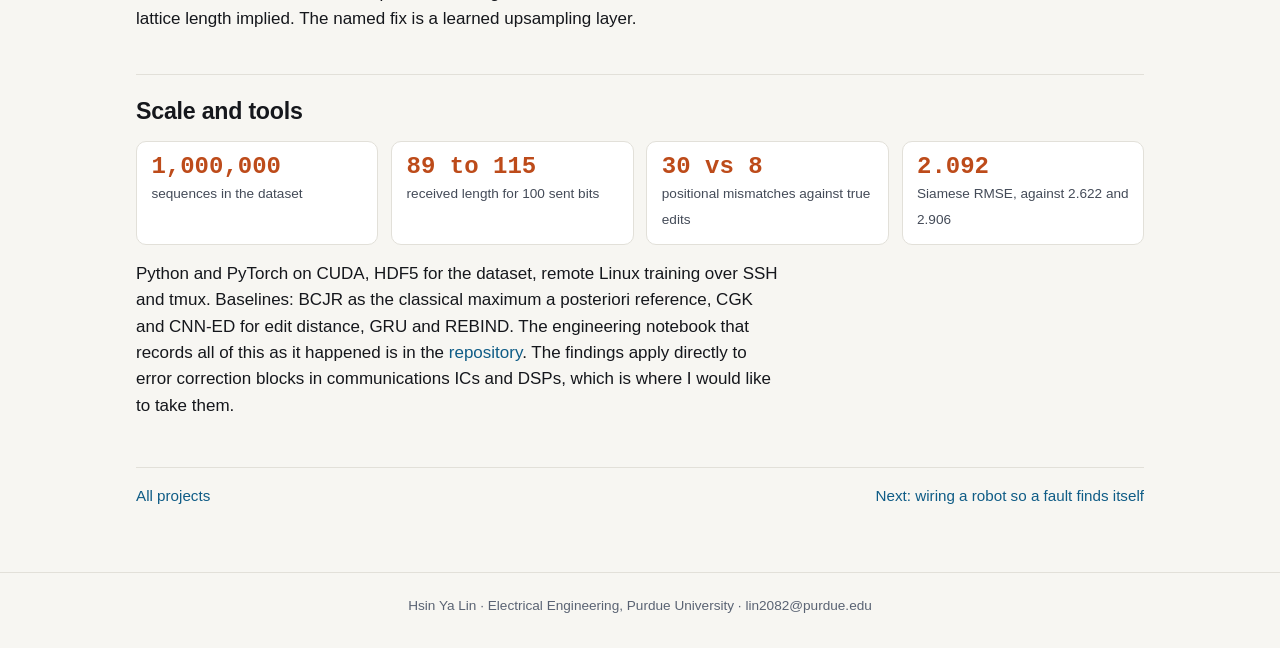
<file: projects/nycu/index.html>
<!DOCTYPE html>
<html lang="en">
<head>
<meta charset="UTF-8">
<meta name="viewport" content="width=device-width, initial-scale=1.0">
<title>Transformer Decoders for Insertion Deletion Channels, NYCU | Hsin Ya Lin</title>
<meta name="description" content="Corrupt a codeword with insertions and deletions, compare position scoring against Levenshtein alignment, and see why a Transformer was pointed at error correction coding. PyTorch, 1M sequences.">
<link rel="canonical" href="https://joshua-hsinya-lin.github.io/projects/nycu/index.html">
<meta property="og:title" content="Transformer Decoders for Insertion Deletion Channels, NYCU">
<meta property="og:description" content="Corrupt a codeword with insertions and deletions, compare position scoring against Levenshtein alignment, and see why a Transformer was pointed at error correction coding. PyTorch, 1M sequences.">
<meta property="og:type" content="article">
<meta property="og:url" content="https://joshua-hsinya-lin.github.io/projects/nycu/index.html">
<meta property="og:image" content="https://joshua-hsinya-lin.github.io/profile.jpg">
<meta name="twitter:card" content="summary">
<meta name="twitter:title" content="Transformer Decoders for Insertion Deletion Channels, NYCU">
<meta name="twitter:description" content="Corrupt a codeword with insertions and deletions, compare position scoring against Levenshtein alignment, and see why a Transformer was pointed at error correction coding. PyTorch, 1M sequences.">
<meta name="twitter:image" content="https://joshua-hsinya-lin.github.io/profile.jpg">
<link rel="stylesheet" href="../../shared/site.css">
<script src="../../shared/site.js"></script>
<style>
.bitrows { font-family: var(--mono); font-size: 0.92rem; line-height: 1.55; overflow-x: auto; white-space: pre; color: var(--panel-ink); }
.bitrows .lab { color: var(--panel-muted); display: inline-block; width: 7.5em; }
.bitrows .m { color: #5c6b82; }
.bitrows .x { color: var(--red); font-weight: 700; }
.bitrows .ins { color: var(--green); font-weight: 700; }
.bitrows .del { color: var(--red); font-weight: 700; }
.bitrows .sub { color: var(--amber); font-weight: 700; }
.bitrows .gap { color: #3a4661; }
.split { display: grid; grid-template-columns: minmax(0, 1fr) minmax(0, 1fr); gap: 1rem; }
@media (max-width: 760px) { .split { grid-template-columns: 1fr; } }
.models { display: grid; grid-template-columns: repeat(auto-fit, minmax(min(220px, 100%), 1fr)); gap: 0.7rem; margin: 1rem 0; }
.model { background: var(--bg2); border: 1px solid var(--rule); border-radius: 10px; padding: 0.7rem 0.85rem; font-size: 0.92rem; }
.model b { display: block; margin-bottom: 0.2rem; }
.model span { display: block; color: var(--muted); font-family: var(--mono); font-size: 0.76rem; margin-bottom: 0.3rem; }
.model em { color: var(--accent); font-style: normal; }
.dpbits { display: flex; gap: 4px; flex-wrap: wrap; align-items: center; font-family: var(--mono); font-size: 0.85rem; margin: 0.4rem 0; }
.dpbits .lab { color: var(--panel-muted); width: 5em; }
.dpbits button { width: 26px; height: 26px; border-radius: 5px; border: 1px solid #3a4661; background: #151b26; color: #fff; font: 700 13px var(--mono); cursor: pointer; padding: 0; }
.dpbits button:hover { border-color: var(--amber); }
</style>
</head>
<body>
<header class="site-header" data-root="../../"></header>
<main class="project">
<div class="kicker">NYCU Institute of Communications · Software Research Intern</div>
<h1>Decoding bits that moved</h1>
<div class="when">May 2026 to Jul 2026 · Hsinchu, Taiwan</div>
<p class="lede">Classical error correction assumes every bit stays in its slot: bit 37 arrives as bit 37, possibly flipped. Delete one bit and every bit after it shifts, so a decoder comparing position by position sees dozens of errors where there was one. I benchmarked machine learning decoders against that channel, and the most useful thing I built was the measurement that showed how bad it is.</p>
<div class="tags"><span>Error correction coding</span><span>Insertion deletion channel</span><span>Transformers</span><span>PyTorch</span><span>Levenshtein alignment</span><span>CTC</span></div>
<p class="src kinds"><span class="kind measured">Measured</span> every model score quoted: 2.092 RMSE against 2.622 and 2.906, BER 0.5859, the loss values, the dataset scale. <span class="kind illustrative">Illustrative</span> the channel you corrupt at the top is a fresh random draw at whatever rates you set, not a sample from the project dataset.</p>

<section class="sub" id="channel">
<h2>Break a codeword</h2>
<p>Send a random codeword through a channel that inserts, deletes and flips bits. Then score what arrived two ways. Position by position, the way a conventional bit error rate is computed, every bit after the first insertion or deletion is compared against the wrong neighbor. By alignment, the way an edit distance is computed, the received word is lined up against the sent one and only the actual edits count.</p>
<div class="panel">
  <div class="controls" id="chctl"></div>
  <div class="btnrow" id="chrow"></div>
  <div class="bitrows" id="bitrows"></div>
  <div id="chro"></div>
  <p class="hint">Green plus is an insertion, red minus a deletion, amber a flipped bit. Run a thousand trials to see the averages at these settings.</p>
</div>
<p>On the project's dataset of one million sequences, the sent words were 100 bits and the received words ran from 89 to 115. Only about 13% kept their length at all. Among the pairs that did, position scoring reported about 30 mismatches for a true edit distance of about 8. That gap is the whole argument for alignment based losses over positional ones, and it is why the models below were pointed at edit distance rather than at bits.</p>
</section>

<section class="sub" id="dp">
<h2>Watch the edit distance table fill</h2>
<p>Edit distance is computed with a table: cell (i, j) holds the cheapest way to turn the first i bits of one word into the first j bits of the other, built from its three neighbors. Click the bits to change them and watch the table fill and the alignment trace back from the corner.</p>
<div class="panel">
  <div class="dpbits" id="dpa"></div>
  <div class="dpbits" id="dpb"></div>
  <canvas id="dpcan" aria-label="Edit distance dynamic programming table"></canvas>
  <div class="btnrow" id="dprow"></div>
</div>
</section>

<section class="sub" id="models">
<h2>Three models, in the order they were tried</h2>
<div class="models">
  <div class="model"><b>Autoregressive encoder decoder</b><span>phase one</span>Generates the decoded bits one at a time. Produces a sequence you can score every way, and on a shifting channel a positional loss drowns. Pearson 0.8589 and Spearman 0.8557 against true edit distance, BER 0.3716.</div>
  <div class="model"><b>Siamese encoder</b><span>phase two</span>Learns a 256 dimensional space in which Euclidean distance between two embedded words tracks their edit distance. Trained with triplet loss. <em>RMSE 2.092 and MAE 1.670</em>, the lowest error of any learned model tested, beating both alignment baselines. Gives distances, not bits.</div>
  <div class="model"><b>CTC head</b><span>phase three</span>Meant to bridge the two: decode bits directly with a loss that is indifferent to alignment. Did not converge. Written up as a diagnosed failure with a named fix, below.</div>
</div>
<div class="panel">
  <canvas id="bars" aria-label="RMSE of edit distance estimation against baselines"></canvas>
</div>
<p>The honest footnote on the Siamese result: its rank correlation fell to roughly 0.45, below the convolutional and alignment baselines. Triplet loss pushes each pair past a fixed margin, which tightens local ordering and absolute error without ever asking the whole severity scale to line up in rank. Good distances, weaker ranking. Knowing why is worth more than the win.</p>
</section>

<section class="sub" id="triplet">
<h2>What triplet loss does</h2>
<p>Each training example is three words: an anchor, a positive that is a light corruption of it, and a negative that is a heavy one. The loss is zero when the negative sits farther from the anchor than the positive by at least a margin, and otherwise it pulls the positive in and pushes the negative out. Click anywhere to drop a new negative and watch.</p>
<div class="panel">
  <canvas id="tri" aria-label="Triplet loss animation"></canvas>
  <div class="controls" id="trictl"></div>
  <div class="btnrow" id="trirow"></div>
  <div id="triro"></div>
  <p class="hint">Dashed ring is the margin boundary: the negative must end up outside it. Recorded on the real model: embedding 256, 8 heads, 4 layers, margin 1.0, 30 epochs, triplet accuracy 0.7238.</p>
</div>
</section>

<section class="sub" id="ctc">
<h2>The failure, diagnosed</h2>
<p>The CTC model's loss moved from 0.7388 to 0.6856 over thirty epochs and stopped. CTC sums probability over every alignment and carries a blank class, so the absolute scale of its loss depends on the formulation, the reduction and the sequence geometry, and there is no universal floor to read off it. What the plateau near ln 2 is worth is as one signal among three. Taken with a bit error rate of 0.5859, seven times worse than copying the input unchanged, a block error rate of 1.0, and the failed memorization test below, it is consistent with collapse toward a near-uninformative prediction rather than useful sequence learning.</p>
<div class="panel">
  <div class="split">
    <canvas id="ctcplot" aria-label="CTC loss against the ln 2 floor"></canvas>
    <canvas id="berbars" aria-label="Bit error rate of three strategies"></canvas>
  </div>
  <p class="hint">Left: the two recorded loss values against ln 2. Right: what three strategies score on this page's channel at the current slider settings, next to the recorded CTC result.</p>
</div>
<p>The deciding test was small: 128 samples, learning rate raised tenfold, gradient clipping added, and the model asked to simply memorize them. A healthy network drives a set that small to near zero error. This one stuck at BER 0.5022, which rules out the optimizer and points at the architecture. The diagnosis: the CTC lattice needs blanks between repeated symbols, and binary codewords are full of repeats, so the encoder output was upsampled two to one before the loss. Nearest neighbor upsampling duplicates each frame, and two identical adjacent vectors cannot express two different decisions, so the representable alignments were far fewer than the lattice length implied. The named fix is a learned upsampling layer.</p>
</section>

<section class="sub" id="scale">
<h2>Scale and tools</h2>
<div class="stats">
  <div class="stat"><b>1,000,000</b><span>sequences in the dataset</span></div>
  <div class="stat"><b>89 to 115</b><span>received length for 100 sent bits</span></div>
  <div class="stat"><b>30 vs 8</b><span>positional mismatches against true edits</span></div>
  <div class="stat"><b>2.092</b><span>Siamese RMSE, against 2.622 and 2.906</span></div>
</div>
<p>Python and PyTorch on CUDA, HDF5 for the dataset, remote Linux training over SSH and tmux. Baselines: BCJR as the classical maximum a posteriori reference, CGK and CNN-ED for edit distance, GRU and REBIND. The engineering notebook that records all of this as it happened is in the <a href="https://github.com/Joshua-HsinYa-Lin/error-correction-coding-with-transformer" target="_blank" rel="noopener">repository</a>. The findings apply directly to error correction blocks in communications ICs and DSPs, which is where I would like to take them.</p>
</section>

<div class="next"><a href="../../index.html#projects">All projects</a><a href="../frc8020/index.html">Next: wiring a robot so a fault finds itself</a></div>
</main>
<footer class="site-footer"></footer>

<script>
(function () {
  const C = Site.colors;

  /* Channel */
  const CH = { L: 40, pi: 0.03, pd: 0.03, ps: 0.02 };
  let sent = [];
  let recv = [];
  function randomBits(n) { const a = []; for (let i = 0; i < n; i++) a.push(Math.random() < 0.5 ? 0 : 1); return a; }
  function corrupt(bits) {
    const out = [];
    for (let i = 0; i < bits.length; i++) {
      if (Math.random() < CH.pd) continue;
      let b = bits[i];
      if (Math.random() < CH.ps) b ^= 1;
      out.push(b);
      if (Math.random() < CH.pi) out.push(Math.random() < 0.5 ? 0 : 1);
    }
    return out;
  }
  function levenshtein(a, b) {
    const m = a.length, n = b.length;
    const D = [];
    for (let i = 0; i <= m; i++) { D.push(new Int16Array(n + 1)); D[i][0] = i; }
    for (let j = 0; j <= n; j++) D[0][j] = j;
    for (let i = 1; i <= m; i++) for (let j = 1; j <= n; j++) {
      const c = a[i - 1] === b[j - 1] ? 0 : 1;
      D[i][j] = Math.min(D[i - 1][j] + 1, D[i][j - 1] + 1, D[i - 1][j - 1] + c);
    }
    const ops = [];
    let i = m, j = n;
    while (i > 0 || j > 0) {
      if (i > 0 && j > 0 && D[i][j] === D[i - 1][j - 1] + (a[i - 1] === b[j - 1] ? 0 : 1)) { ops.push([a[i - 1] === b[j - 1] ? 'm' : 's', a[i - 1], b[j - 1]]); i--; j--; }
      else if (i > 0 && D[i][j] === D[i - 1][j] + 1) { ops.push(['d', a[i - 1], null]); i--; }
      else { ops.push(['i', null, b[j - 1]]); j--; }
    }
    ops.reverse();
    return { dist: D[m][n], ops: ops, D: D };
  }
  function positional(a, b) {
    let mism = 0;
    const n = Math.max(a.length, b.length);
    for (let i = 0; i < n; i++) if (a[i] !== b[i]) mism++;
    return mism;
  }
  const chctl = document.getElementById('chctl');
  Site.slider(chctl, { label: 'length', min: 8, max: 100, step: 1, value: 40, digits: 0, unit: 'bits', onInput: function (v) { CH.L = v; newWord(); } });
  Site.slider(chctl, { label: 'insert', min: 0, max: 0.15, step: 0.005, value: 0.03, fmt: function (v) { return (v * 100).toFixed(1) + ' %'; }, onInput: function (v) { CH.pi = v; resend(); } });
  Site.slider(chctl, { label: 'delete', min: 0, max: 0.15, step: 0.005, value: 0.03, fmt: function (v) { return (v * 100).toFixed(1) + ' %'; }, onInput: function (v) { CH.pd = v; resend(); } });
  Site.slider(chctl, { label: 'flip', min: 0, max: 0.15, step: 0.005, value: 0.02, fmt: function (v) { return (v * 100).toFixed(1) + ' %'; }, onInput: function (v) { CH.ps = v; resend(); } });
  const chrow = document.getElementById('chrow');
  Site.button(chrow, { label: 'New codeword', onClick: newWord });
  Site.button(chrow, { label: 'Send it again', primary: true, onClick: resend });
  Site.button(chrow, { label: 'Run 1000 trials', onClick: trials });
  const chro = Site.readouts(document.getElementById('chro'), [
    { key: 'pos', label: 'positional mismatches', color: 'red' }, { key: 'ed', label: 'true edits', color: 'green' },
    { key: 'len', label: 'received length' }, { key: 'avg', label: '1000 trials', color: 'amber' }
  ]);
  function esc(b) { return b === null ? '<span class="gap">·</span>' : String(b); }
  function render() {
    const lv = levenshtein(sent, recv);
    const pos = positional(sent, recv);
    const per = 50;
    let html = '';
    const n = Math.max(sent.length, recv.length);
    for (let s = 0; s < n; s += per) {
      html += '<span class="lab">sent</span>';
      for (let i = s; i < Math.min(n, s + per); i++) html += i < sent.length ? String(sent[i]) : '<span class="gap"> </span>';
      html += '\n<span class="lab">received</span>';
      for (let i = s; i < Math.min(n, s + per); i++) {
        if (i >= recv.length) { html += '<span class="gap">·</span>'; continue; }
        html += (sent[i] === recv[i]) ? '<span class="m">' + recv[i] + '</span>' : '<span class="x">' + recv[i] + '</span>';
      }
      html += '\n\n';
    }
    html += '<span class="lab">aligned</span>';
    const ops = lv.ops;
    let line1 = '', line2 = '', line3 = '';
    ops.forEach(function (o) {
      if (o[0] === 'm') { line1 += esc(o[1]); line2 += '<span class="m">' + esc(o[2]) + '</span>'; line3 += ' '; }
      else if (o[0] === 's') { line1 += esc(o[1]); line2 += '<span class="sub">' + esc(o[2]) + '</span>'; line3 += '<span class="sub">~</span>'; }
      else if (o[0] === 'd') { line1 += esc(o[1]); line2 += '<span class="gap">·</span>'; line3 += '<span class="del">−</span>'; }
      else { line1 += '<span class="gap">·</span>'; line2 += '<span class="ins">' + esc(o[2]) + '</span>'; line3 += '<span class="ins">+</span>'; }
    });
    html += line1 + '\n<span class="lab"></span>' + line2 + '\n<span class="lab">edits</span>' + line3;
    document.getElementById('bitrows').innerHTML = html;
    chro.set('pos', pos + ' of ' + sent.length);
    chro.set('ed', String(lv.dist));
    chro.set('len', recv.length + ' (sent ' + sent.length + ')');
    lastCopyBer = pos / sent.length;
    if (berReady) drawBer();
  }
  let berReady = false;
  function newWord() { sent = randomBits(CH.L); recv = corrupt(sent); render(); }
  function resend() { recv = corrupt(sent); render(); }
  let lastCopyBer = 0.08;
  let trialStats = null;
  function trials() {
    let pos = 0, ed = 0, same = 0, ber = 0;
    const N = 1000;
    for (let k = 0; k < N; k++) {
      const a = randomBits(CH.L);
      const b = corrupt(a);
      const p = positional(a, b);
      pos += p;
      ed += levenshtein(a, b).dist;
      if (a.length === b.length) same++;
      ber += p / a.length;
    }
    trialStats = { pos: pos / N, ed: ed / N, same: same / N, ber: ber / N };
    chro.set('avg', (pos / N).toFixed(1) + ' mismatches vs ' + (ed / N).toFixed(1) + ' edits, ' + (same / N * 100).toFixed(0) + '% kept length, copy BER ' + (ber / N).toFixed(3));
    drawBer();
  }
  newWord();

  /* DP table */
  let A = [1, 0, 1, 1, 0, 0, 1, 0];
  let Bw = [1, 0, 1, 0, 0, 1, 1];
  const dpa = document.getElementById('dpa'), dpb = document.getElementById('dpb');
  function bitButtons(el, arr, label) {
    el.innerHTML = '<span class="lab">' + label + '</span>';
    arr.forEach(function (b, i) {
      const bt = document.createElement('button');
      bt.type = 'button';
      bt.textContent = String(b);
      bt.addEventListener('click', function () { arr[i] ^= 1; bt.textContent = String(arr[i]); startDp(); });
      el.appendChild(bt);
    });
    const add = document.createElement('button');
    add.type = 'button';
    add.textContent = '+';
    add.title = 'append a bit';
    add.addEventListener('click', function () { if (arr.length < 12) { arr.push(Math.random() < 0.5 ? 0 : 1); bitButtons(el, arr, label); startDp(); } });
    el.appendChild(add);
    const rem = document.createElement('button');
    rem.type = 'button';
    rem.textContent = '−';
    rem.title = 'drop the last bit';
    rem.addEventListener('click', function () { if (arr.length > 2) { arr.pop(); bitButtons(el, arr, label); startDp(); } });
    el.appendChild(rem);
  }
  bitButtons(dpa, A, 'word A');
  bitButtons(dpb, Bw, 'word B');
  const dpcan = Site.canvas(document.getElementById('dpcan'), { aspect: 0.42 });
  let dpState = null;
  function startDp() {
    const lv = levenshtein(A, Bw);
    const path = [];
    let i = A.length, j = Bw.length;
    path.push([i, j]);
    lv.ops.slice().reverse().forEach(function (o) {
      if (o[0] === 'm' || o[0] === 's') { i--; j--; } else if (o[0] === 'd') i--; else j--;
      path.push([i, j]);
    });
    dpState = { D: lv.D, filled: 0, total: (A.length + 1) * (Bw.length + 1), path: path, pathShown: 0, done: false };
  }
  function drawDp() {
    const c = dpcan.ctx, w = dpcan.w, h = dpcan.h;
    c.fillStyle = C.panel;
    c.fillRect(0, 0, w, h);
    if (!dpState) return;
    const m = A.length, n = Bw.length;
    const cell = Math.min((w - 40) / (n + 2), (h - 30) / (m + 2), 40);
    const x0 = 30 + cell, y0 = 20 + cell;
    c.font = '600 ' + Math.max(10, cell * 0.42) + 'px ' + Site.mono();
    c.textAlign = 'center';
    c.textBaseline = 'middle';
    for (let j = 0; j < n; j++) { c.fillStyle = C.cyan; c.fillText(String(Bw[j]), x0 + (j + 1) * cell + cell / 2, y0 - cell / 2); }
    for (let i = 0; i < m; i++) { c.fillStyle = C.amber; c.fillText(String(A[i]), x0 - cell / 2, y0 + (i + 1) * cell + cell / 2); }
    c.fillStyle = C.muted;
    c.font = '10px ' + Site.mono();
    c.fillText('B →', x0 + cell / 2, y0 - cell / 2);
    c.fillText('A ↓', x0 - cell / 2, y0 + cell / 2);
    c.font = '600 ' + Math.max(10, cell * 0.42) + 'px ' + Site.mono();
    const onPath = {};
    for (let k = 0; k < dpState.pathShown; k++) onPath[dpState.path[k][0] + ',' + dpState.path[k][1]] = true;
    let idx = 0;
    for (let i = 0; i <= m; i++) for (let j = 0; j <= n; j++) {
      const x = x0 + j * cell, y = y0 + i * cell;
      const filled = idx < dpState.filled;
      c.fillStyle = onPath[i + ',' + j] ? 'rgba(140,233,154,0.35)' : (filled ? '#141a24' : '#0a0d12');
      c.fillRect(x + 1, y + 1, cell - 2, cell - 2);
      if (filled) {
        c.fillStyle = onPath[i + ',' + j] ? C.green : (idx === dpState.filled - 1 ? C.amber : C.ink);
        c.fillText(String(dpState.D[i][j]), x + cell / 2, y + cell / 2);
      }
      idx++;
    }
    c.fillStyle = C.muted;
    c.font = '11px ' + Site.mono();
    c.textAlign = 'left';
    c.fillText('edit distance = ' + dpState.D[m][n] + '   (bottom right corner)', x0, y0 + (m + 1) * cell + 14);
  }
  const dpLoop = Site.loop(dpcan.el, function () {
    if (dpState && !dpState.done) {
      if (dpState.filled < dpState.total) dpState.filled += 1;
      else if (dpState.pathShown < dpState.path.length) dpState.pathShown += 1;
      else dpState.done = true;
    }
    drawDp();
  });
  Site.button(document.getElementById('dprow'), { label: 'Replay', onClick: startDp });
  Site.button(document.getElementById('dprow'), { label: 'Random pair', onClick: function () { A = randomBits(8); Bw = corrupt(A); if (Bw.length < 2) Bw = [0, 1]; if (Bw.length > 12) Bw.length = 12; bitButtons(dpa, A, 'word A'); bitButtons(dpb, Bw, 'word B'); startDp(); } });
  startDp();
  dpLoop.start();

  /* RMSE bars */
  const bars = Site.canvas(document.getElementById('bars'), { height: 220 });
  function drawBars() {
    const c = bars.ctx, w = bars.w, h = bars.h;
    c.fillStyle = C.panel;
    c.fillRect(0, 0, w, h);
    const data = [['Siamese encoder (mine)', 2.092, C.green], ['CGK', 2.622, C.muted], ['CNN-ED', 2.906, C.muted]];
    const p = new Site.Plot(c, { x: [0, 3], y: [0, 3.4], box: { x: 44, y: 22, w: w - 56, h: h - 56 }, title: 'RMSE of edit distance estimate, lower is better', xticks: [] });
    p.axes();
    data.forEach(function (d, i) {
      const x0 = p.px(i + 0.2), x1 = p.px(i + 0.8);
      c.fillStyle = d[2];
      c.fillRect(x0, p.py(d[1]), x1 - x0, p.py(0) - p.py(d[1]));
      c.fillStyle = C.ink;
      c.font = '600 12px ' + Site.mono();
      c.textAlign = 'center';
      c.textBaseline = 'bottom';
      c.fillText(d[1].toFixed(3), (x0 + x1) / 2, p.py(d[1]) - 4);
      c.fillStyle = C.muted;
      c.font = '11px ' + Site.mono();
      c.textBaseline = 'top';
      c.fillText(d[0], (x0 + x1) / 2, p.py(0) + 6);
    });
  }
  drawBars();
  bars.onresize = drawBars;

  /* Triplet loss */
  const T = { margin: 1.0, eta: 0.03, running: true, trips: [] };
  function newTriplets() {
    T.trips = [];
    for (let k = 0; k < 5; k++) {
      const a = [Math.random() * 6 - 3, Math.random() * 4 - 2];
      T.trips.push({ a: a, p: [a[0] + (Math.random() - 0.5) * 3, a[1] + (Math.random() - 0.5) * 3], n: [a[0] + (Math.random() - 0.5) * 3, a[1] + (Math.random() - 0.5) * 3] });
    }
  }
  newTriplets();
  function dist(u, v) { return Math.hypot(u[0] - v[0], u[1] - v[1]); }
  function tripStep() {
    let total = 0, active = 0;
    T.trips.forEach(function (t) {
      const dap = dist(t.a, t.p), dan = dist(t.a, t.n);
      const L = Math.max(0, dap - dan + T.margin);
      total += L;
      if (L > 0) {
        active++;
        const gp = [(t.p[0] - t.a[0]) / (dap + 1e-9), (t.p[1] - t.a[1]) / (dap + 1e-9)];
        const gn = [-(t.n[0] - t.a[0]) / (dan + 1e-9), -(t.n[1] - t.a[1]) / (dan + 1e-9)];
        t.p[0] -= T.eta * gp[0]; t.p[1] -= T.eta * gp[1];
        t.n[0] -= T.eta * gn[0]; t.n[1] -= T.eta * gn[1];
      }
    });
    return { loss: total / T.trips.length, active: active };
  }
  const trictl = document.getElementById('trictl');
  Site.slider(trictl, { label: 'margin', min: 0.2, max: 2.5, step: 0.05, value: 1.0, onInput: function (v) { T.margin = v; } });
  Site.slider(trictl, { label: 'step size', min: 0.005, max: 0.1, step: 0.005, value: 0.03, digits: 3, onInput: function (v) { T.eta = v; } });
  const trirow = document.getElementById('trirow');
  const runB = Site.button(trirow, { label: 'Pause', onClick: function (b) { T.running = !T.running; b.textContent = T.running ? 'Pause' : 'Run'; } });
  Site.button(trirow, { label: 'New triplets', onClick: newTriplets });
  const triro = Site.readouts(document.getElementById('triro'), [{ key: 'loss', label: 'mean loss', color: 'amber' }, { key: 'act', label: 'triplets still violating', color: 'red' }]);
  const tri = Site.canvas(document.getElementById('tri'), { aspect: 0.55 });
  function toPx(v) { const s = Math.min(tri.w / 8, tri.h / 5.5); return [tri.w / 2 + v[0] * s, tri.h / 2 + v[1] * s]; }
  function fromPx(px, py) { const s = Math.min(tri.w / 8, tri.h / 5.5); return [(px - tri.w / 2) / s, (py - tri.h / 2) / s]; }
  tri.el.addEventListener('pointerdown', function (e) {
    const rect = tri.el.getBoundingClientRect();
    const v = fromPx(e.clientX - rect.left, e.clientY - rect.top);
    let best = 0, bd = 1e9;
    T.trips.forEach(function (t, i) { const d = dist(t.a, v); if (d < bd) { bd = d; best = i; } });
    T.trips[best].n = v;
  });
  tri.el.style.cursor = 'crosshair';
  function drawTri() {
    const c = tri.ctx, w = tri.w, h = tri.h;
    c.fillStyle = C.panel;
    c.fillRect(0, 0, w, h);
    const s = Math.min(w / 8, h / 5.5);
    T.trips.forEach(function (t) {
      const a = toPx(t.a), p = toPx(t.p), n = toPx(t.n);
      const dap = dist(t.a, t.p);
      const viol = dap - dist(t.a, t.n) + T.margin > 0;
      c.strokeStyle = viol ? 'rgba(255,107,107,0.6)' : 'rgba(140,233,154,0.5)';
      c.setLineDash([4, 4]);
      c.lineWidth = 1;
      c.beginPath(); c.arc(a[0], a[1], (dap + T.margin) * s, 0, Math.PI * 2); c.stroke();
      c.setLineDash([]);
      c.strokeStyle = '#2e3a52';
      c.beginPath(); c.moveTo(a[0], a[1]); c.lineTo(p[0], p[1]); c.stroke();
      c.beginPath(); c.moveTo(a[0], a[1]); c.lineTo(n[0], n[1]); c.stroke();
      c.fillStyle = C.green; c.beginPath(); c.arc(p[0], p[1], 6, 0, Math.PI * 2); c.fill();
      c.fillStyle = C.red; c.beginPath(); c.arc(n[0], n[1], 6, 0, Math.PI * 2); c.fill();
      c.fillStyle = C.white; c.beginPath(); c.arc(a[0], a[1], 7, 0, Math.PI * 2); c.fill();
    });
    c.fillStyle = C.muted;
    c.font = '11px ' + Site.mono();
    c.textAlign = 'left';
    c.fillText('white anchor · green positive pulled in · red negative pushed past the ring', 10, h - 10);
  }
  const triLoop = Site.loop(tri.el, function () {
    let r = { loss: 0, active: 0 };
    if (T.running) r = tripStep(); else { T.trips.forEach(function (t) { const L = Math.max(0, dist(t.a, t.p) - dist(t.a, t.n) + T.margin); r.loss += L / T.trips.length; if (L > 0) r.active++; }); }
    drawTri();
    triro.set('loss', r.loss.toFixed(3));
    triro.set('act', r.active + ' of ' + T.trips.length);
  });
  triLoop.start();
  void runB;

  /* CTC plots */
  const ctc = Site.canvas(document.getElementById('ctcplot'), { aspect: 0.7 });
  function drawCtc() {
    const c = ctc.ctx, w = ctc.w, h = ctc.h;
    c.fillStyle = C.panel;
    c.fillRect(0, 0, w, h);
    const p = new Site.Plot(c, { x: [0, 31], y: [0.66, 0.76], box: { x: 50, y: 22, w: w - 62, h: h - 58 }, title: 'CTC training loss', xlabel: 'epoch' });
    p.axes();
    p.hline(Math.log(2), { color: C.red, label: 'ln 2 = 0.6931 reference' });
    p.line([[1, 0.7388], [30, 0.6856]], { color: C.muted, width: 1, dash: [3, 4] });
    p.dot(1, 0.7388, { color: C.amber, ring: true });
    p.dot(30, 0.6856, { color: C.amber, ring: true });
    p.text(1, 0.7388, '0.7388', { dx: 12, dy: -2 });
    p.text(30, 0.6856, '0.6856', { dx: -8, dy: 14, align: 'right' });
    p.text(15, 0.712, 'only the endpoints were recorded', { color: C.muted, align: 'center', size: 10 });
  }
  const ber = Site.canvas(document.getElementById('berbars'), { aspect: 0.7 });
  function drawBer() {
    const c = ber.ctx, w = ber.w, h = ber.h;
    c.fillStyle = C.panel;
    c.fillRect(0, 0, w, h);
    const copy = trialStats ? trialStats.ber : lastCopyBer;
    const data = [['copy the input', copy, C.green, 'this channel'], ['coin flip', 0.5, C.muted, 'guessing'], ['CTC model', 0.5859, C.red, 'recorded'], ['memorize 128', 0.5022, C.red, 'recorded']];
    const p = new Site.Plot(c, { x: [0, 4], y: [0, 0.7], box: { x: 44, y: 22, w: w - 56, h: h - 58 }, title: 'bit error rate, lower is better', xticks: [] });
    p.axes();
    data.forEach(function (d, i) {
      const x0 = p.px(i + 0.15), x1 = p.px(i + 0.85);
      c.fillStyle = d[2];
      c.fillRect(x0, p.py(d[1]), x1 - x0, p.py(0) - p.py(d[1]));
      c.fillStyle = C.ink;
      c.font = '600 11px ' + Site.mono();
      c.textAlign = 'center';
      c.textBaseline = 'bottom';
      c.fillText(d[1].toFixed(3), (x0 + x1) / 2, p.py(d[1]) - 3);
      c.fillStyle = C.muted;
      c.font = '10px ' + Site.mono();
      c.textBaseline = 'top';
      c.fillText(d[0], (x0 + x1) / 2, p.py(0) + 5);
      c.fillText(d[3], (x0 + x1) / 2, p.py(0) + 17);
    });
  }
  berReady = true;
  drawCtc();
  drawBer();
  ctc.onresize = drawCtc;
  ber.onresize = drawBer;
})();
</script>
</body>
</html>
</file>
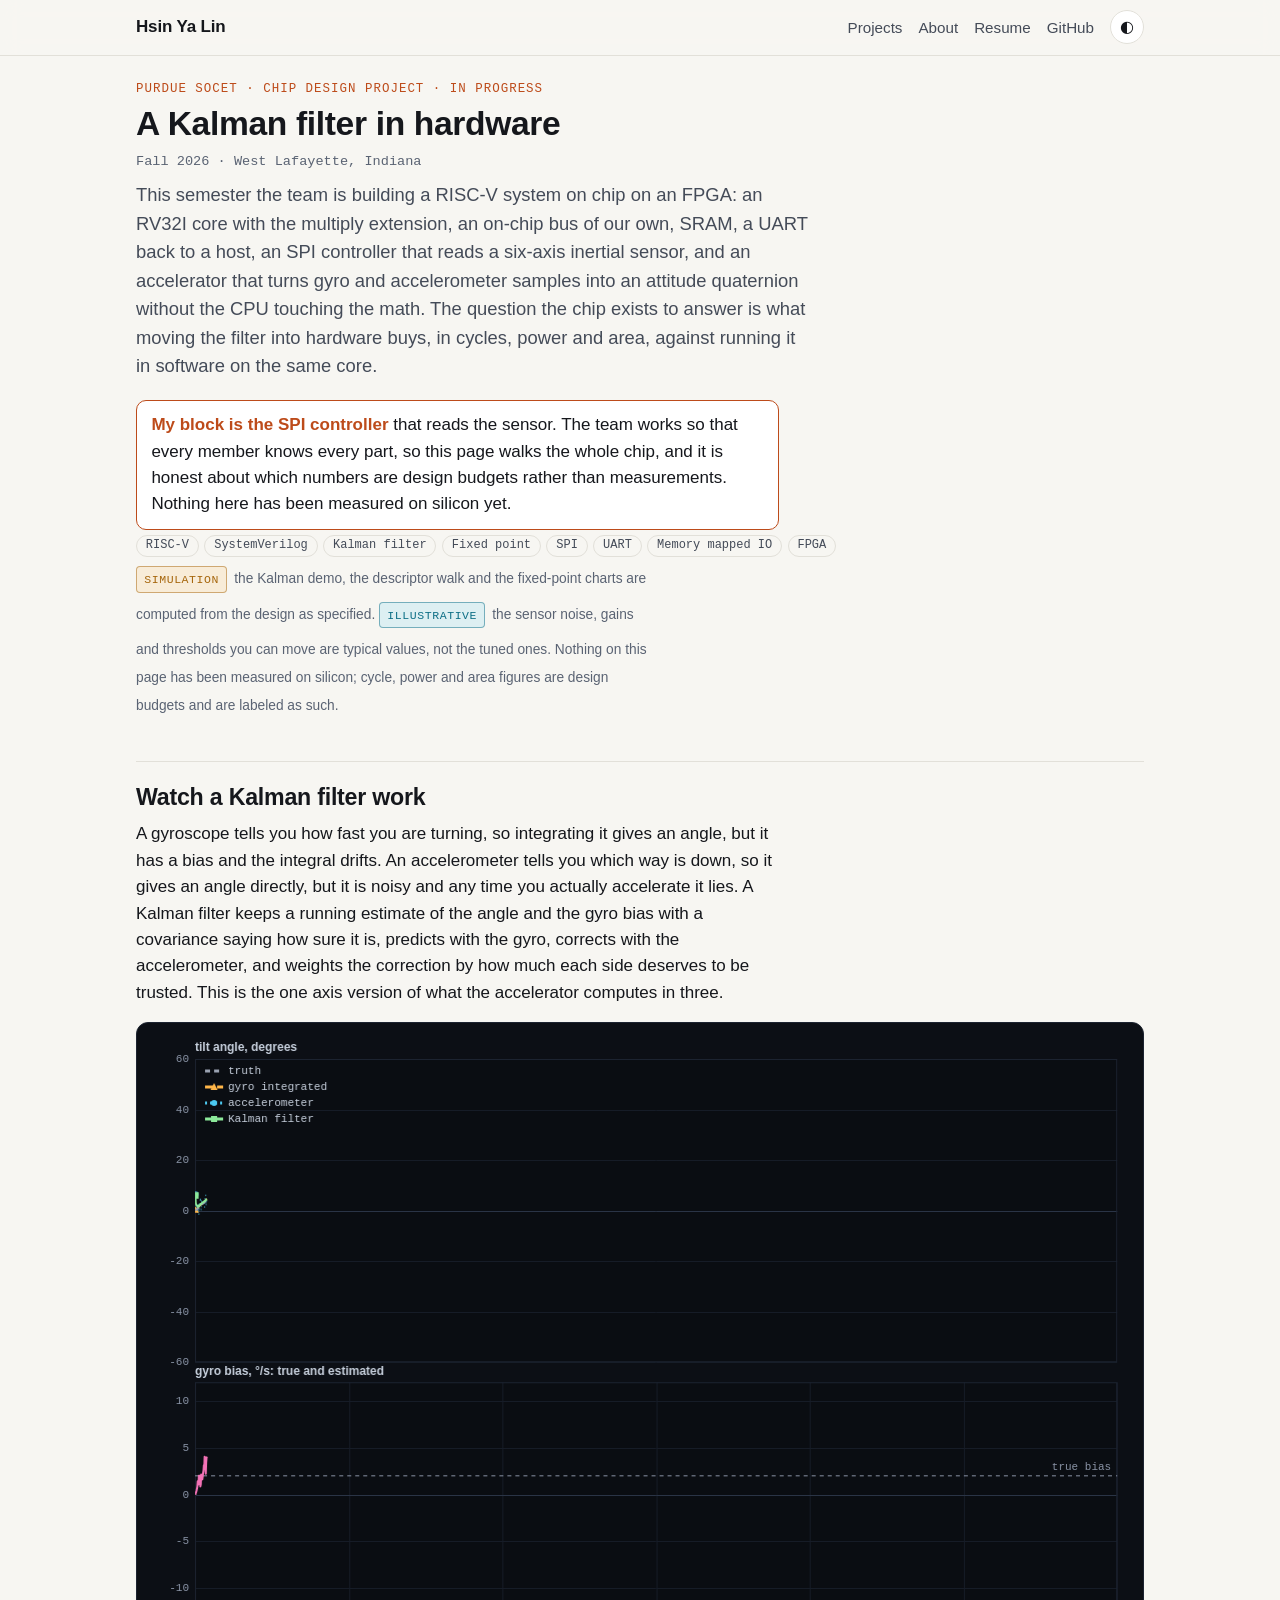
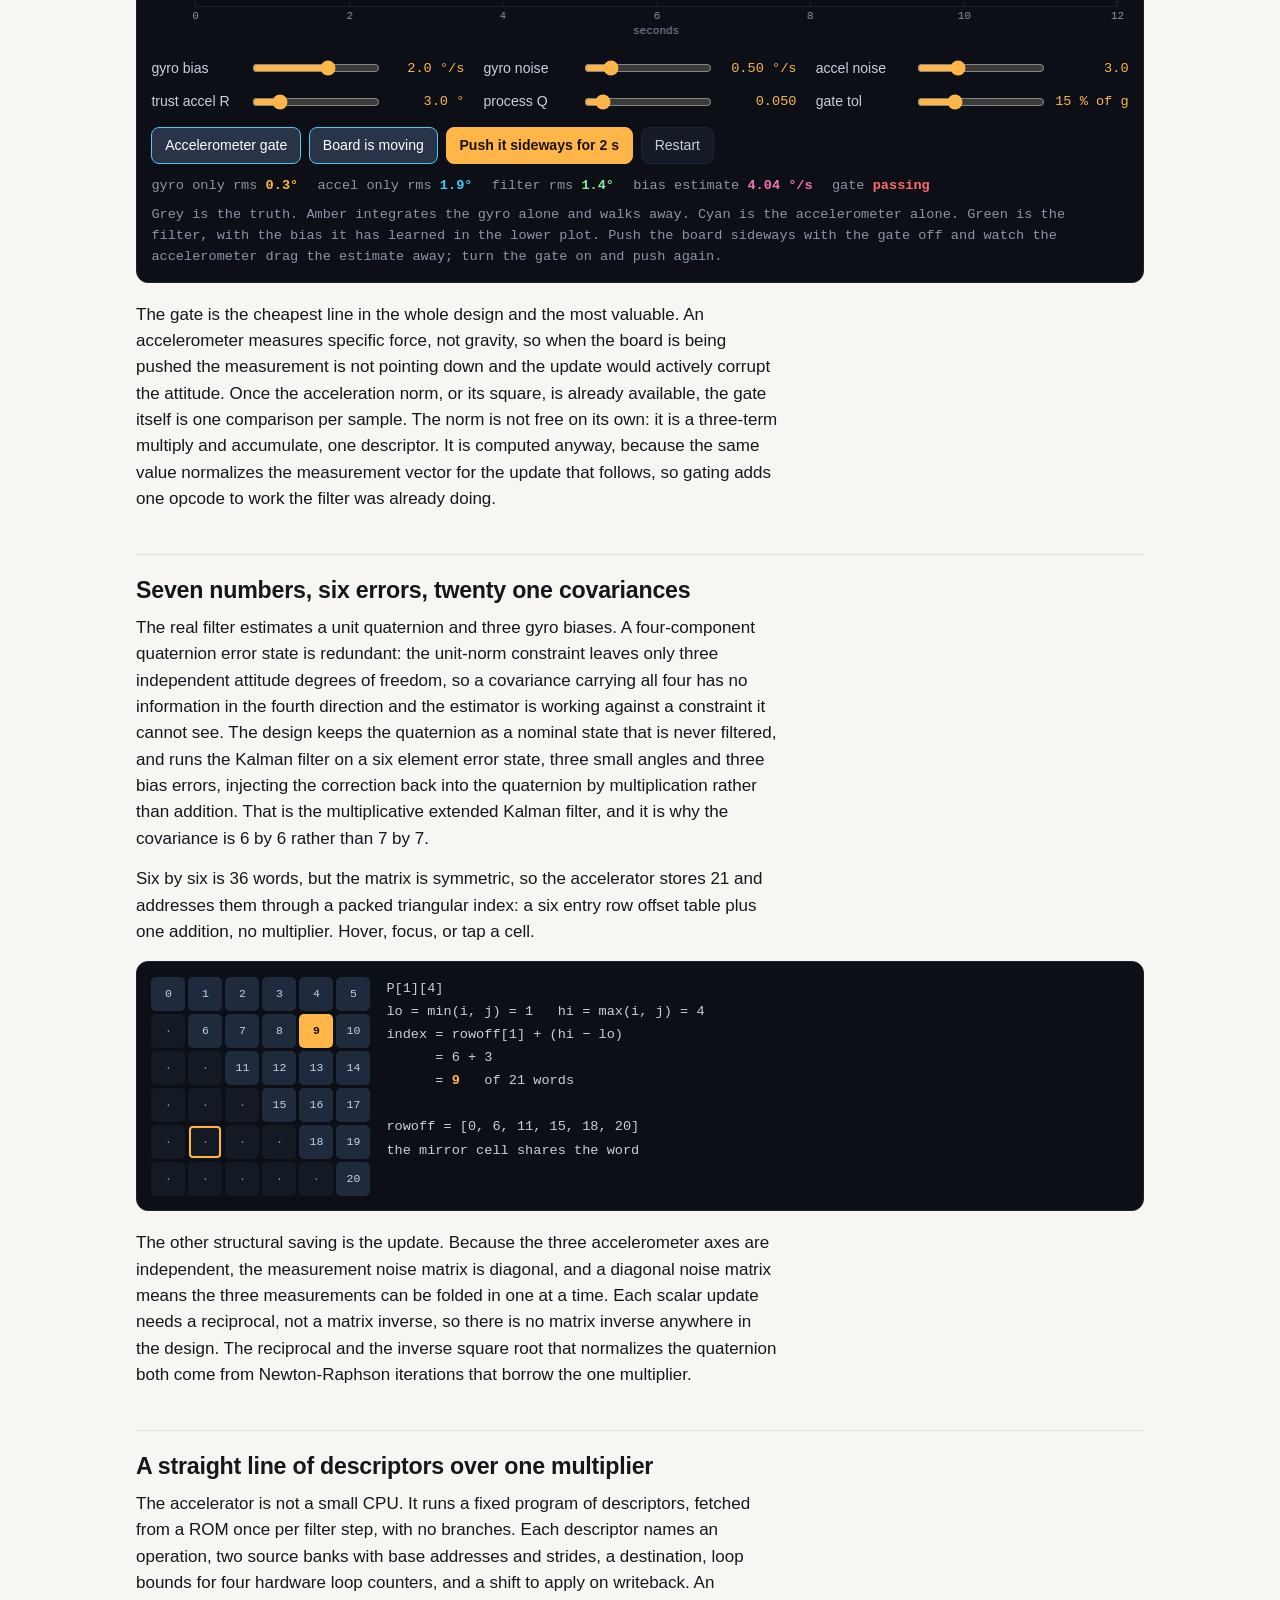
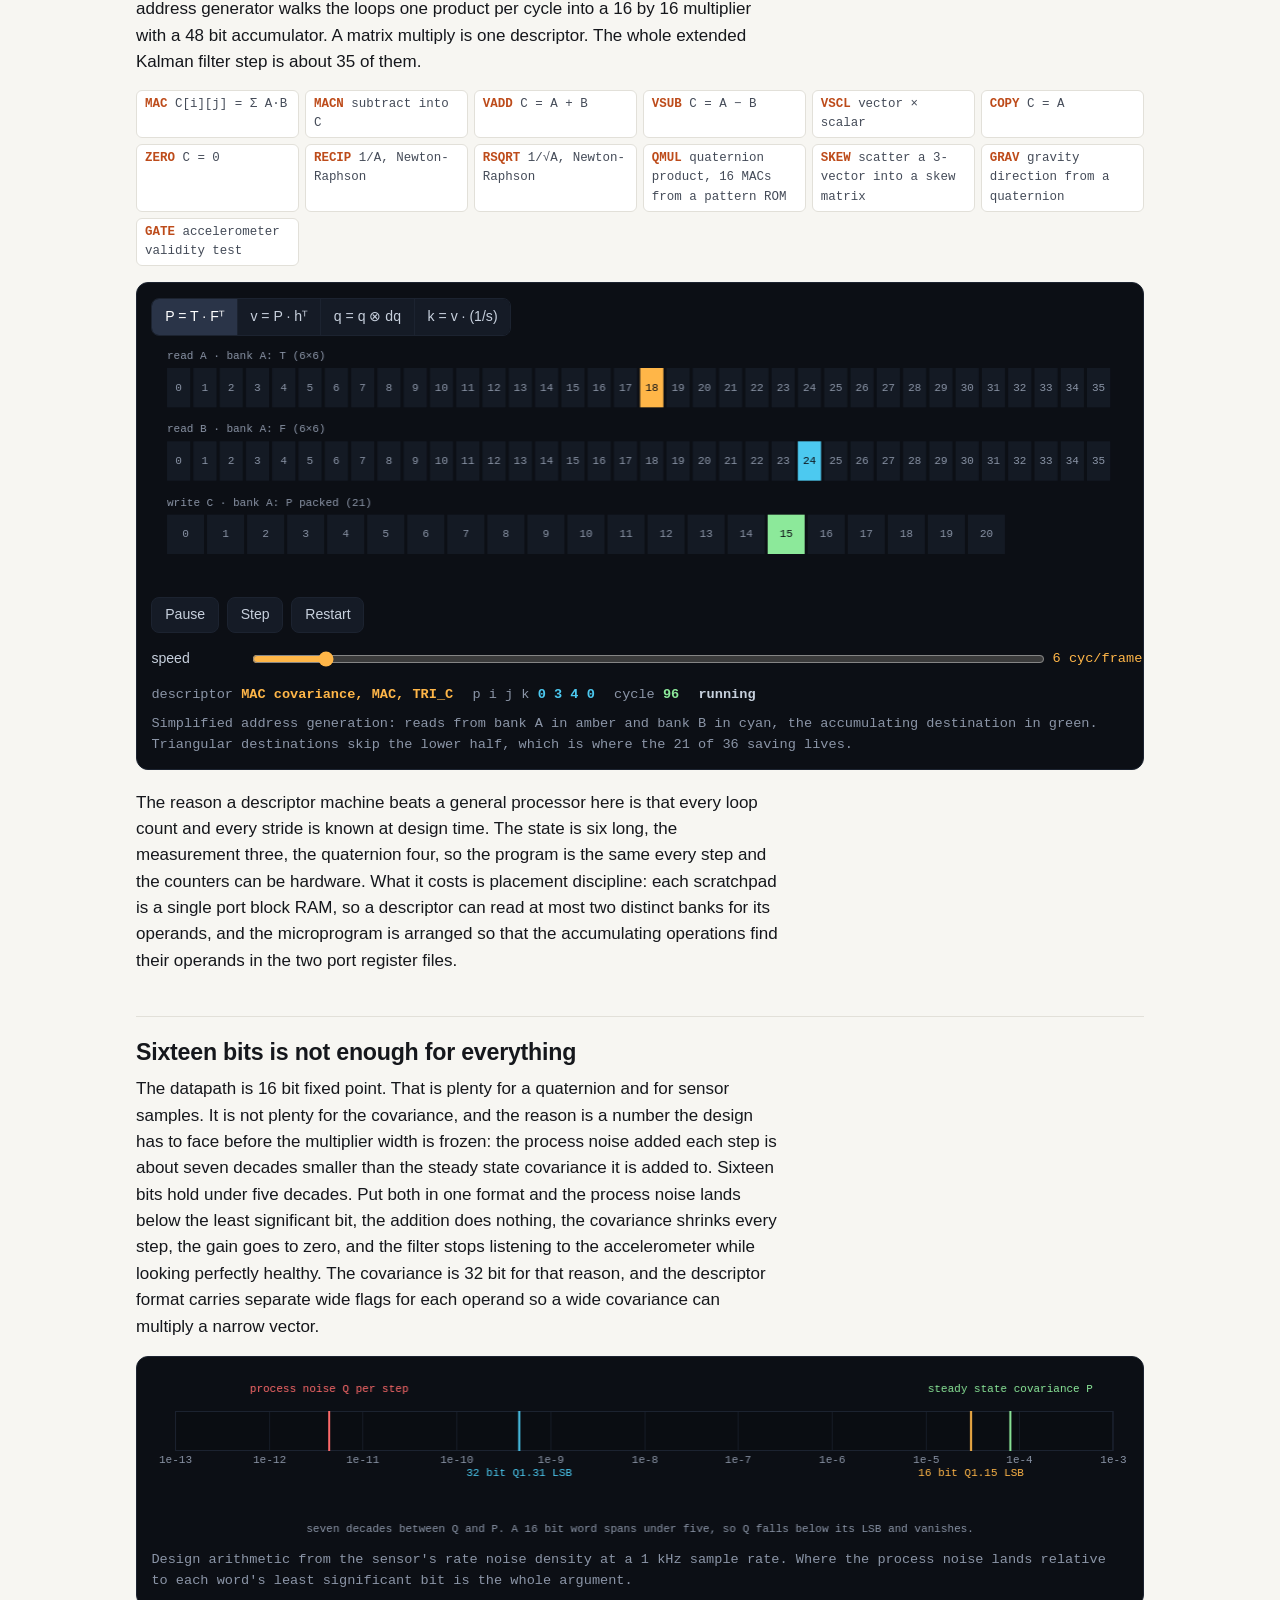
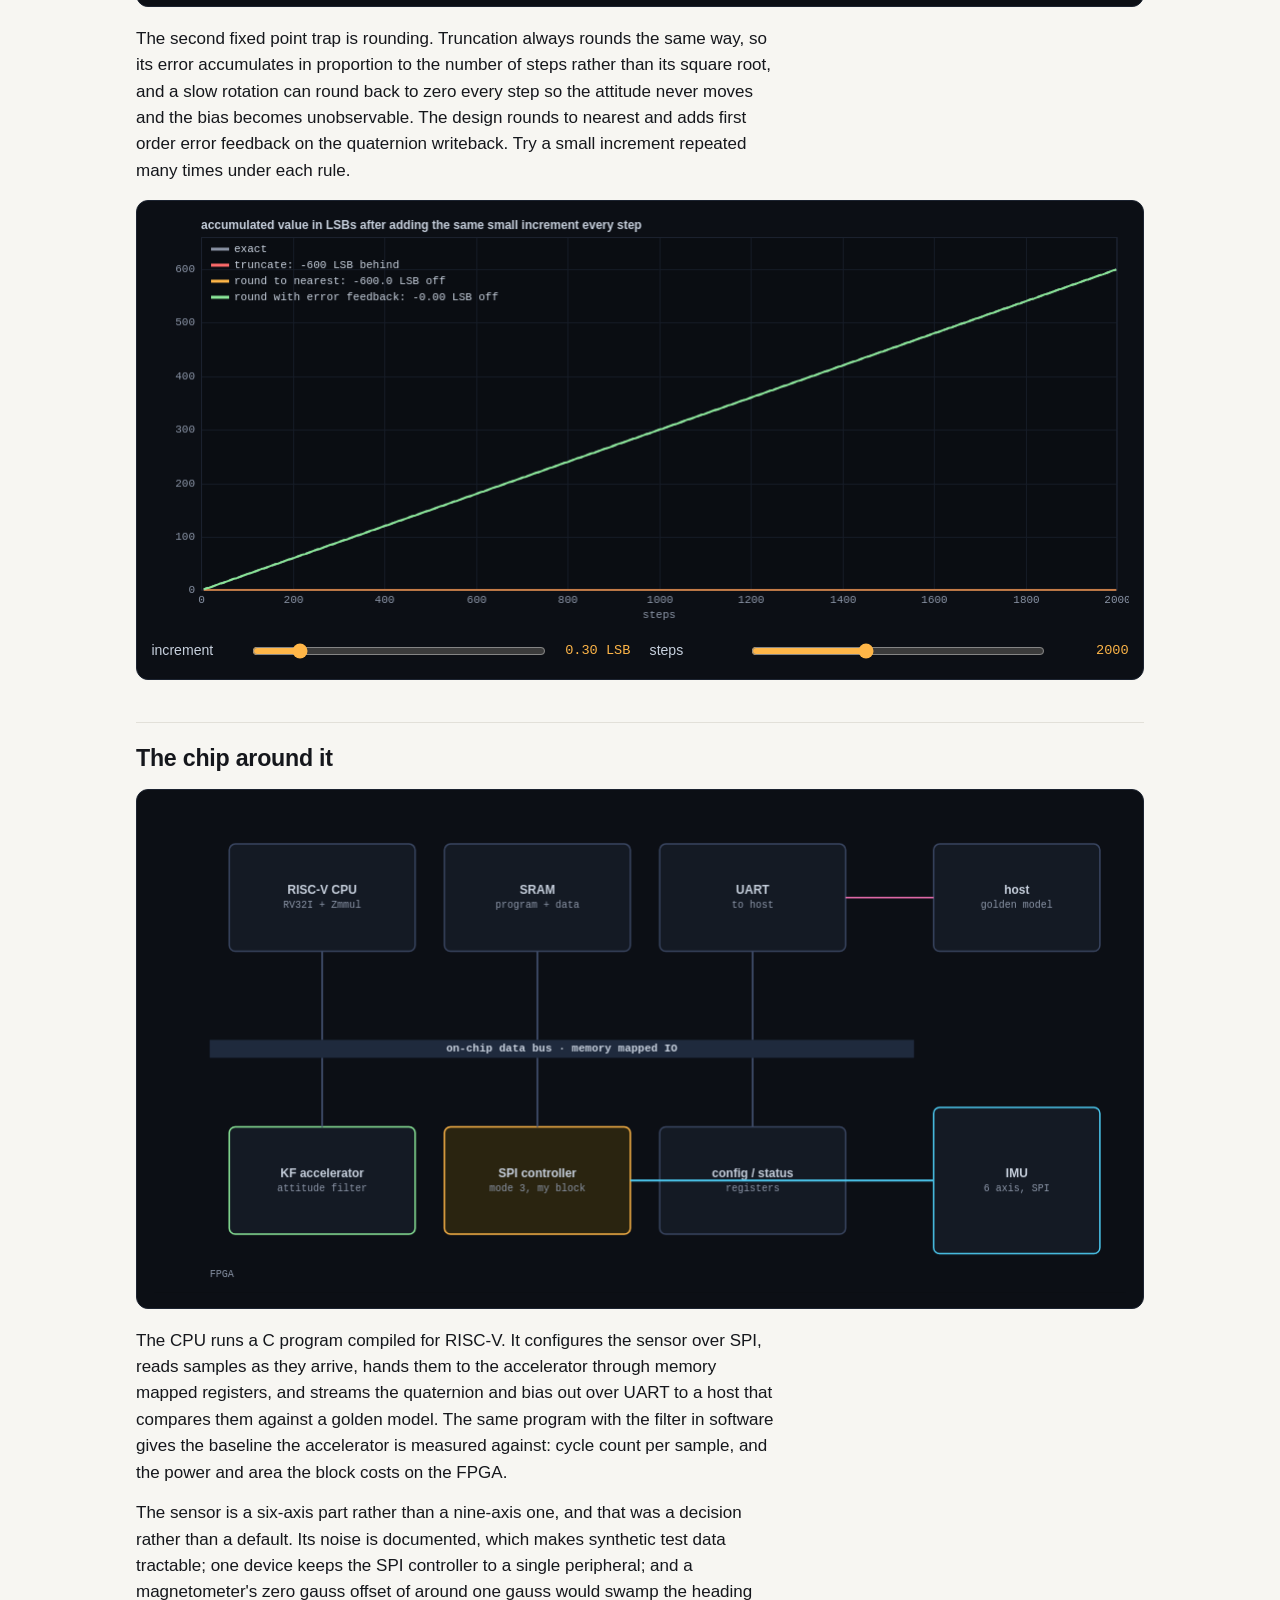
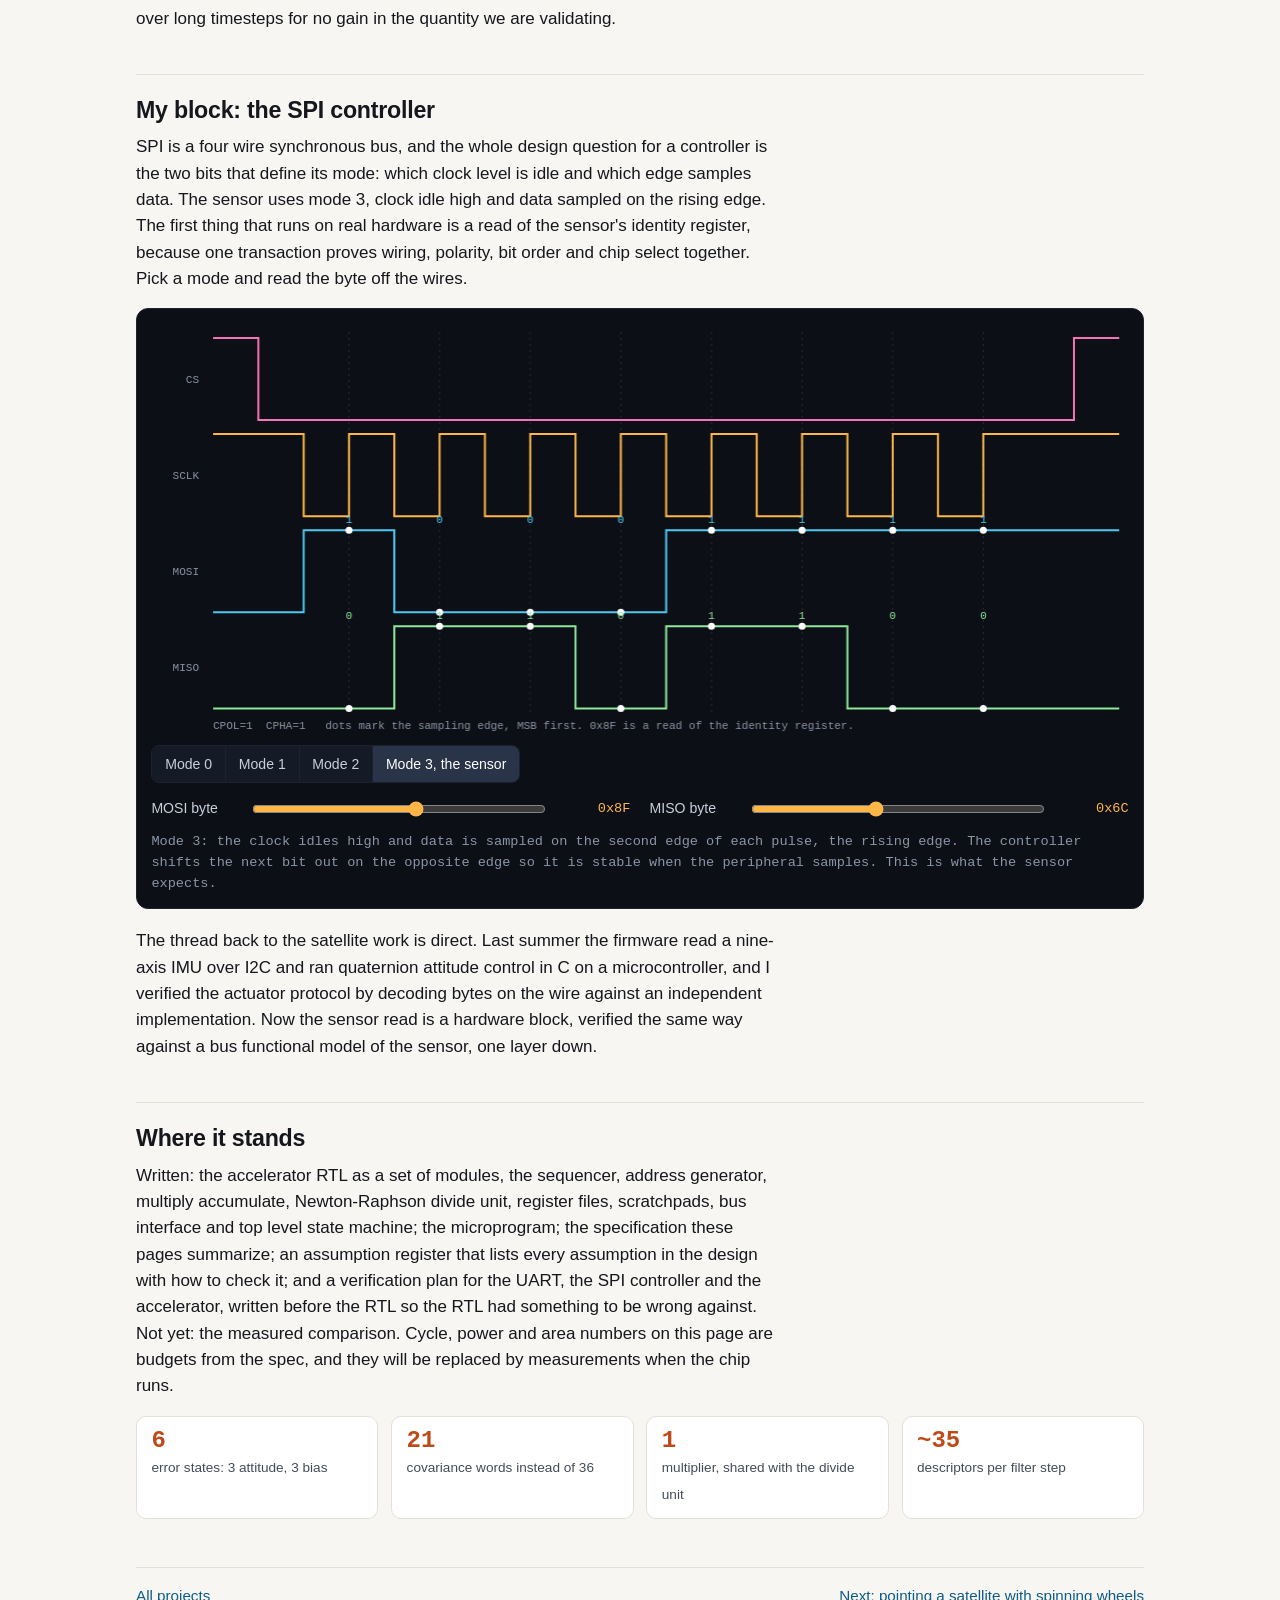
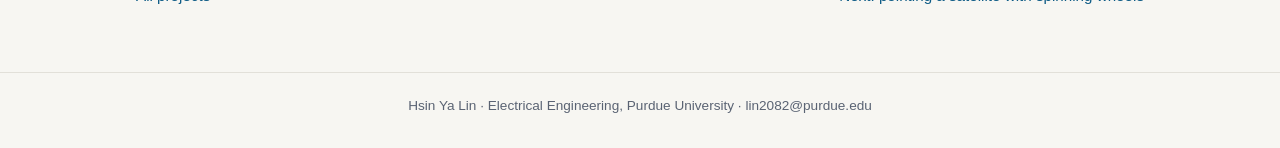
<file: projects/socet-soc/index.html>
<!DOCTYPE html>
<html lang="en">
<head>
<meta charset="UTF-8">
<meta name="viewport" content="width=device-width, initial-scale=1.0">
<title>RISC-V SoC with a Kalman Filter Accelerator, Purdue SoCET | Hsin Ya Lin</title>
<meta name="description" content="A RISC-V system on chip with an attitude filter accelerator. Watch a Kalman filter fuse a gyro and an accelerometer, then see the filter become a straight line of descriptors over one multiplier.">
<link rel="canonical" href="https://joshua-hsinya-lin.github.io/projects/socet-soc/index.html">
<meta property="og:title" content="RISC-V SoC with a Kalman Filter Accelerator, Purdue SoCET">
<meta property="og:description" content="A RISC-V system on chip with an attitude filter accelerator. Watch a Kalman filter fuse a gyro and an accelerometer, then see the filter become a straight line of descriptors over one multiplier.">
<meta property="og:type" content="article">
<meta property="og:url" content="https://joshua-hsinya-lin.github.io/projects/socet-soc/index.html">
<meta property="og:image" content="https://joshua-hsinya-lin.github.io/profile.jpg">
<meta name="twitter:card" content="summary">
<meta name="twitter:title" content="RISC-V SoC with a Kalman Filter Accelerator, Purdue SoCET">
<meta name="twitter:description" content="A RISC-V system on chip with an attitude filter accelerator. Watch a Kalman filter fuse a gyro and an accelerometer, then see the filter become a straight line of descriptors over one multiplier.">
<meta name="twitter:image" content="https://joshua-hsinya-lin.github.io/profile.jpg">
<link rel="stylesheet" href="../../shared/site.css">
<script src="../../shared/site.js"></script>
<style>
.split { display: grid; grid-template-columns: minmax(0, 1fr) minmax(0, 1fr); gap: 1rem; }
@media (max-width: 760px) { .split { grid-template-columns: 1fr; } }
.ops { display: grid; grid-template-columns: repeat(auto-fit, minmax(min(150px, 100%), 1fr)); gap: 0.35rem; font-family: var(--mono); font-size: 0.78rem; margin: 0.8rem 0; }
.ops span { background: var(--bg2); border: 1px solid var(--rule); border-radius: 6px; padding: 0.25rem 0.5rem; color: var(--ink2); }
.ops span b { color: var(--accent); }
.tri { display: grid; grid-template-columns: auto minmax(0, 1fr); gap: 1rem; align-items: start; }
@media (max-width: 640px) { .tri { grid-template-columns: 1fr; } }
.triout { overflow-x: auto; min-width: 0; }
.trigrid { display: grid; grid-template-columns: repeat(6, 34px); gap: 3px; }
.trigrid button { width: 34px; height: 34px; display: grid; place-items: center; font-family: var(--mono); font-size: 0.72rem; border-radius: 5px; background: #141a24; color: var(--panel-muted); border: 1px solid transparent; cursor: pointer; padding: 0; }
.trigrid button.up { background: #1f2a3d; color: var(--panel-ink); }
.trigrid button[aria-pressed="true"] { background: var(--amber); color: #1a1200; font-weight: 700; }
.trigrid button.mirror { box-shadow: inset 0 0 0 2px var(--amber); }
.triout { font-family: var(--mono); font-size: 0.85rem; line-height: 1.7; color: var(--panel-ink); white-space: pre; }
.triout b { color: var(--amber); }
.mine { border: 1px solid var(--accent); border-radius: 10px; padding: 0.7rem 0.9rem; background: var(--bg2); max-width: 68ch; }
.mine b { color: var(--accent); }
</style>
</head>
<body>
<header class="site-header" data-root="../../"></header>
<main class="project">
<div class="kicker">Purdue SoCET · Chip Design Project · in progress</div>
<h1>A Kalman filter in hardware</h1>
<div class="when">Fall 2026 · West Lafayette, Indiana</div>
<p class="lede">This semester the team is building a RISC-V system on chip on an FPGA: an RV32I core with the multiply extension, an on-chip bus of our own, SRAM, a UART back to a host, an SPI controller that reads a six-axis inertial sensor, and an accelerator that turns gyro and accelerometer samples into an attitude quaternion without the CPU touching the math. The question the chip exists to answer is what moving the filter into hardware buys, in cycles, power and area, against running it in software on the same core.</p>
<div class="mine"><b>My block is the SPI controller</b> that reads the sensor. The team works so that every member knows every part, so this page walks the whole chip, and it is honest about which numbers are design budgets rather than measurements. Nothing here has been measured on silicon yet.</div>
<div class="tags"><span>RISC-V</span><span>SystemVerilog</span><span>Kalman filter</span><span>Fixed point</span><span>SPI</span><span>UART</span><span>Memory mapped IO</span><span>FPGA</span></div>
<p class="src kinds"><span class="kind model">Simulation</span> the Kalman demo, the descriptor walk and the fixed-point charts are computed from the design as specified. <span class="kind illustrative">Illustrative</span> the sensor noise, gains and thresholds you can move are typical values, not the tuned ones. Nothing on this page has been measured on silicon; cycle, power and area figures are design budgets and are labeled as such.</p>

<section class="sub" id="kf">
<h2>Watch a Kalman filter work</h2>
<p>A gyroscope tells you how fast you are turning, so integrating it gives an angle, but it has a bias and the integral drifts. An accelerometer tells you which way is down, so it gives an angle directly, but it is noisy and any time you actually accelerate it lies. A Kalman filter keeps a running estimate of the angle and the gyro bias with a covariance saying how sure it is, predicts with the gyro, corrects with the accelerometer, and weights the correction by how much each side deserves to be trusted. This is the one axis version of what the accelerator computes in three.</p>
<div class="panel">
  <canvas id="kfcv" aria-label="Angle estimates against time"></canvas>
  <div class="controls" id="kfctl"></div>
  <div class="btnrow" id="kfrow"></div>
  <div id="kfro"></div>
  <p class="hint">Grey is the truth. Amber integrates the gyro alone and walks away. Cyan is the accelerometer alone. Green is the filter, with the bias it has learned in the lower plot. Push the board sideways with the gate off and watch the accelerometer drag the estimate away; turn the gate on and push again.</p>
</div>
<p>The gate is the cheapest line in the whole design and the most valuable. An accelerometer measures specific force, not gravity, so when the board is being pushed the measurement is not pointing down and the update would actively corrupt the attitude. Once the acceleration norm, or its square, is already available, the gate itself is one comparison per sample. The norm is not free on its own: it is a three-term multiply and accumulate, one descriptor. It is computed anyway, because the same value normalizes the measurement vector for the update that follows, so gating adds one opcode to work the filter was already doing.</p>
</section>

<section class="sub" id="state">
<h2>Seven numbers, six errors, twenty one covariances</h2>
<p>The real filter estimates a unit quaternion and three gyro biases. A four-component quaternion error state is redundant: the unit-norm constraint leaves only three independent attitude degrees of freedom, so a covariance carrying all four has no information in the fourth direction and the estimator is working against a constraint it cannot see. The design keeps the quaternion as a nominal state that is never filtered, and runs the Kalman filter on a six element error state, three small angles and three bias errors, injecting the correction back into the quaternion by multiplication rather than addition. That is the multiplicative extended Kalman filter, and it is why the covariance is 6 by 6 rather than 7 by 7.</p>
<p>Six by six is 36 words, but the matrix is symmetric, so the accelerator stores 21 and addresses them through a packed triangular index: a six entry row offset table plus one addition, no multiplier. Hover, focus, or tap a cell.</p>
<div class="panel">
  <div class="tri">
    <div class="trigrid" id="trigrid"></div>
    <div class="triout" id="triout"></div>
  </div>
</div>
<p>The other structural saving is the update. Because the three accelerometer axes are independent, the measurement noise matrix is diagonal, and a diagonal noise matrix means the three measurements can be folded in one at a time. Each scalar update needs a reciprocal, not a matrix inverse, so there is no matrix inverse anywhere in the design. The reciprocal and the inverse square root that normalizes the quaternion both come from Newton-Raphson iterations that borrow the one multiplier.</p>
</section>

<section class="sub" id="ucode">
<h2>A straight line of descriptors over one multiplier</h2>
<p>The accelerator is not a small CPU. It runs a fixed program of descriptors, fetched from a ROM once per filter step, with no branches. Each descriptor names an operation, two source banks with base addresses and strides, a destination, loop bounds for four hardware loop counters, and a shift to apply on writeback. An address generator walks the loops one product per cycle into a 16 by 16 multiplier with a 48 bit accumulator. A matrix multiply is one descriptor. The whole extended Kalman filter step is about 35 of them.</p>
<div class="ops">
  <span><b>MAC</b> C[i][j] = Σ A·B</span><span><b>MACN</b> subtract into C</span><span><b>VADD</b> C = A + B</span><span><b>VSUB</b> C = A − B</span><span><b>VSCL</b> vector × scalar</span><span><b>COPY</b> C = A</span><span><b>ZERO</b> C = 0</span><span><b>RECIP</b> 1/A, Newton-Raphson</span><span><b>RSQRT</b> 1/√A, Newton-Raphson</span><span><b>QMUL</b> quaternion product, 16 MACs from a pattern ROM</span><span><b>SKEW</b> scatter a 3-vector into a skew matrix</span><span><b>GRAV</b> gravity direction from a quaternion</span><span><b>GATE</b> accelerometer validity test</span>
</div>
<div class="panel">
  <div class="btnrow" id="dsel" style="margin-top:0"></div>
  <canvas id="dcv" aria-label="Descriptor execution over memory banks"></canvas>
  <div class="btnrow" id="drow"></div>
  <div class="controls" id="dctl"></div>
  <div id="dro"></div>
  <p class="hint">Simplified address generation: reads from bank A in amber and bank B in cyan, the accumulating destination in green. Triangular destinations skip the lower half, which is where the 21 of 36 saving lives.</p>
</div>
<p>The reason a descriptor machine beats a general processor here is that every loop count and every stride is known at design time. The state is six long, the measurement three, the quaternion four, so the program is the same every step and the counters can be hardware. What it costs is placement discipline: each scratchpad is a single port block RAM, so a descriptor can read at most two distinct banks for its operands, and the microprogram is arranged so that the accumulating operations find their operands in the two port register files.</p>
</section>

<section class="sub" id="fixed">
<h2>Sixteen bits is not enough for everything</h2>
<p>The datapath is 16 bit fixed point. That is plenty for a quaternion and for sensor samples. It is not plenty for the covariance, and the reason is a number the design has to face before the multiplier width is frozen: the process noise added each step is about seven decades smaller than the steady state covariance it is added to. Sixteen bits hold under five decades. Put both in one format and the process noise lands below the least significant bit, the addition does nothing, the covariance shrinks every step, the gain goes to zero, and the filter stops listening to the accelerometer while looking perfectly healthy. The covariance is 32 bit for that reason, and the descriptor format carries separate wide flags for each operand so a wide covariance can multiply a narrow vector.</p>
<div class="panel">
  <canvas id="rangecv" aria-label="Dynamic range of covariance against process noise"></canvas>
  <p class="hint">Design arithmetic from the sensor's rate noise density at a 1 kHz sample rate. Where the process noise lands relative to each word's least significant bit is the whole argument.</p>
</div>
<p>The second fixed point trap is rounding. Truncation always rounds the same way, so its error accumulates in proportion to the number of steps rather than its square root, and a slow rotation can round back to zero every step so the attitude never moves and the bias becomes unobservable. The design rounds to nearest and adds first order error feedback on the quaternion writeback. Try a small increment repeated many times under each rule.</p>
<div class="panel">
  <canvas id="rndcv" aria-label="Accumulated rounding error under three rules"></canvas>
  <div class="controls" id="rndctl"></div>
</div>
</section>

<section class="sub" id="chip">
<h2>The chip around it</h2>
<div class="panel">
  <canvas id="chipcv" aria-label="System on chip block diagram"></canvas>
</div>
<p>The CPU runs a C program compiled for RISC-V. It configures the sensor over SPI, reads samples as they arrive, hands them to the accelerator through memory mapped registers, and streams the quaternion and bias out over UART to a host that compares them against a golden model. The same program with the filter in software gives the baseline the accelerator is measured against: cycle count per sample, and the power and area the block costs on the FPGA.</p>
<p>The sensor is a six-axis part rather than a nine-axis one, and that was a decision rather than a default. Its noise is documented, which makes synthetic test data tractable; one device keeps the SPI controller to a single peripheral; and a magnetometer's zero gauss offset of around one gauss would swamp the heading over long timesteps for no gain in the quantity we are validating.</p>
</section>

<section class="sub" id="spi">
<h2>My block: the SPI controller</h2>
<p>SPI is a four wire synchronous bus, and the whole design question for a controller is the two bits that define its mode: which clock level is idle and which edge samples data. The sensor uses mode 3, clock idle high and data sampled on the rising edge. The first thing that runs on real hardware is a read of the sensor's identity register, because one transaction proves wiring, polarity, bit order and chip select together. Pick a mode and read the byte off the wires.</p>
<div class="panel">
  <canvas id="spicv" aria-label="SPI waveforms"></canvas>
  <div class="btnrow" id="spimode"></div>
  <div class="controls" id="spictl"></div>
  <p class="hint" id="spinote"></p>
</div>
<p>The thread back to the satellite work is direct. Last summer the firmware read a nine-axis IMU over I2C and ran quaternion attitude control in C on a microcontroller, and I verified the actuator protocol by decoding bytes on the wire against an independent implementation. Now the sensor read is a hardware block, verified the same way against a bus functional model of the sensor, one layer down.</p>
</section>

<section class="sub" id="status">
<h2>Where it stands</h2>
<p>Written: the accelerator RTL as a set of modules, the sequencer, address generator, multiply accumulate, Newton-Raphson divide unit, register files, scratchpads, bus interface and top level state machine; the microprogram; the specification these pages summarize; an assumption register that lists every assumption in the design with how to check it; and a verification plan for the UART, the SPI controller and the accelerator, written before the RTL so the RTL had something to be wrong against. Not yet: the measured comparison. Cycle, power and area numbers on this page are budgets from the spec, and they will be replaced by measurements when the chip runs.</p>
<div class="stats">
  <div class="stat"><b>6</b><span>error states: 3 attitude, 3 bias</span></div>
  <div class="stat"><b>21</b><span>covariance words instead of 36</span></div>
  <div class="stat"><b>1</b><span>multiplier, shared with the divide unit</span></div>
  <div class="stat"><b>~35</b><span>descriptors per filter step</span></div>
</div>
</section>

<div class="next"><a href="../../index.html#projects">All projects</a><a href="../tasa/index.html">Next: pointing a satellite with spinning wheels</a></div>
</main>
<footer class="site-footer"></footer>

<script>
(function () {
  const C = Site.colors;
  const D2R = Math.PI / 180;

  /* One axis tilt filter: state [angle, gyro bias], gyro predicts, accelerometer corrects. */
  const K = { dt: 0.005, gNoise: 0.5, aNoise: 3.0, bias: 2.0, qTheta: 0.05, qBias: 0.02, rDeg: 3.0, gate: true, tol: 0.15, moving: true, shake: 0 };
  const S = { t: 0, theta: 0, thG: 0, x: [0, 0], P: [[100, 0], [0, 100]], hist: [], kgain: 0, rejected: false, err: { g: 0, a: 0, k: 0, n: 0 } };
  const HIST = 12;
  function gauss() { let u = 0, v = 0; while (u === 0) u = Math.random(); while (v === 0) v = Math.random(); return Math.sqrt(-2 * Math.log(u)) * Math.cos(2 * Math.PI * v); }
  function kfStep() {
    const dt = K.dt;
    const t = S.t;
    const A = 30, f = 0.15;
    const theta = K.moving ? A * Math.sin(2 * Math.PI * f * t) : 0;
    const omega = K.moving ? A * 2 * Math.PI * f * Math.cos(2 * Math.PI * f * t) : 0;
    const gyro = omega + K.bias + gauss() * K.gNoise;
    const shakeA = S.t < K.shake ? 8 : 0;
    const g = 9.81;
    const ax = g * Math.sin(theta * D2R) + shakeA * Math.cos(theta * D2R) + gauss() * K.aNoise * 0.1;
    const az = g * Math.cos(theta * D2R) - shakeA * Math.sin(theta * D2R) + gauss() * K.aNoise * 0.1;
    const accAngle = Math.atan2(ax, az) / D2R;
    const mag = Math.hypot(ax, az);
    S.thG += gyro * dt;
    const x = S.x, P = S.P;
    x[0] += (gyro - x[1]) * dt;
    const p00 = P[0][0] - dt * (P[1][0] + P[0][1]) + dt * dt * P[1][1] + K.qTheta * dt;
    const p01 = P[0][1] - dt * P[1][1];
    const p11 = P[1][1] + K.qBias * dt;
    P[0][0] = p00; P[0][1] = p01; P[1][0] = p01; P[1][1] = p11;
    const rejected = K.gate && Math.abs(mag - g) / g > K.tol;
    S.rejected = rejected;
    if (!rejected) {
      const R = K.rDeg * K.rDeg;
      const s = P[0][0] + R;
      const k0 = P[0][0] / s, k1 = P[1][0] / s;
      const innov = accAngle - x[0];
      x[0] += k0 * innov;
      x[1] += k1 * innov;
      const n00 = (1 - k0) * P[0][0], n01 = (1 - k0) * P[0][1];
      const n10 = P[1][0] - k1 * P[0][0], n11 = P[1][1] - k1 * P[0][1];
      P[0][0] = n00; P[0][1] = n01; P[1][0] = n10; P[1][1] = n11;
      S.kgain = k0;
    }
    S.theta = theta;
    S.t += dt;
    S.hist.push([S.t, theta, S.thG, accAngle, x[0], x[1], S.kgain, rejected ? 1 : 0]);
    while (S.hist.length && S.hist[0][0] < S.t - HIST) S.hist.shift();
    S.err.g += (S.thG - theta) * (S.thG - theta);
    S.err.a += (accAngle - theta) * (accAngle - theta);
    S.err.k += (x[0] - theta) * (x[0] - theta);
    S.err.n++;
  }
  function kfReset() { S.t = 0; S.thG = 0; S.x = [0, 0]; S.P = [[100, 0], [0, 100]]; S.hist = []; S.err = { g: 0, a: 0, k: 0, n: 0 }; K.shake = 0; }
  const kfctl = document.getElementById('kfctl');
  Site.slider(kfctl, { label: 'gyro bias', min: -10, max: 10, step: 0.1, value: 2, unit: '°/s', digits: 1, onInput: function (v) { K.bias = v; } });
  Site.slider(kfctl, { label: 'gyro noise', min: 0, max: 3, step: 0.05, value: 0.5, unit: '°/s', onInput: function (v) { K.gNoise = v; } });
  Site.slider(kfctl, { label: 'accel noise', min: 0, max: 10, step: 0.1, value: 3, digits: 1, onInput: function (v) { K.aNoise = v; } });
  Site.slider(kfctl, { label: 'trust accel R', min: 0.5, max: 15, step: 0.1, value: 3, unit: '°', digits: 1, onInput: function (v) { K.rDeg = v; } });
  Site.slider(kfctl, { label: 'process Q', min: 0.001, max: 0.5, step: 0.001, value: 0.05, digits: 3, onInput: function (v) { K.qTheta = v; } });
  Site.slider(kfctl, { label: 'gate tol', min: 0.02, max: 0.5, step: 0.01, value: 0.15, fmt: function (v) { return (v * 100).toFixed(0) + ' % of g'; }, onInput: function (v) { K.tol = v; } });
  const kfrow = document.getElementById('kfrow');
  Site.toggle(kfrow, { label: 'Accelerometer gate', value: true, onChange: function (v) { K.gate = v; } });
  Site.toggle(kfrow, { label: 'Board is moving', value: true, onChange: function (v) { K.moving = v; } });
  Site.button(kfrow, { label: 'Push it sideways for 2 s', primary: true, onClick: function () { K.shake = S.t + 2.0; } });
  Site.button(kfrow, { label: 'Restart', onClick: kfReset });
  const kfro = Site.readouts(document.getElementById('kfro'), [
    { key: 'g', label: 'gyro only rms', color: 'amber' }, { key: 'a', label: 'accel only rms', color: 'cyan' }, { key: 'k', label: 'filter rms', color: 'green' }, { key: 'b', label: 'bias estimate', color: 'pink' }, { key: 'gate', label: 'gate', color: 'red' }
  ]);
  const kfcv = Site.canvas(document.getElementById('kfcv'), { aspect: 0.62 });
  function drawKf() {
    const c = kfcv.ctx, w = kfcv.w, h = kfcv.h;
    c.fillStyle = C.panel;
    c.fillRect(0, 0, w, h);
    const t0 = Math.max(0, S.t - HIST);
    const p1 = new Site.Plot(c, { x: [t0, t0 + HIST], y: [-60, 60], box: { x: 44, y: 22, w: w - 56, h: h * 0.55 - 30 }, title: 'tilt angle, degrees', xticks: [] });
    const p2 = new Site.Plot(c, { x: [t0, t0 + HIST], y: [-12, 12], box: { x: 44, y: h * 0.55 + 12, w: w - 56, h: h * 0.45 - 48 }, title: 'gyro bias, °/s: true and estimated', xlabel: 'seconds' });
    p1.axes(); p2.axes();
    const hs = S.hist;
    if (hs.length > 1) {
      let segStart = null;
      for (let i = 0; i < hs.length; i++) {
        if (hs[i][7] && segStart === null) segStart = hs[i][0];
        if ((!hs[i][7] || i === hs.length - 1) && segStart !== null) {
          const b = p1.box;
          c.fillStyle = 'rgba(255,107,107,0.12)';
          c.fillRect(p1.px(segStart), b.y, Math.max(1, p1.px(hs[i][0]) - p1.px(segStart)), b.h);
          segStart = null;
        }
      }
      p1.line(hs.map(function (q) { return [q[0], q[3]]; }), { color: 'rgba(76,201,240,0.55)', width: 1, dash: [2, 3], marker: 'dot', every: 40 });
      p1.line(hs.map(function (q) { return [q[0], q[2]]; }), { color: C.amber, width: 1.5, dash: [9, 3], marker: 'tri', every: 60 });
      p1.line(hs.map(function (q) { return [q[0], q[1]]; }), { color: '#9aa2b1', width: 2, dash: [5, 4] });
      p1.line(hs.map(function (q) { return [q[0], q[4]]; }), { color: C.green, width: 2, marker: 'square', every: 50 });
      p2.hline(K.bias, { color: '#8a93a5', label: 'true bias' });
      p2.line(hs.map(function (q) { return [q[0], q[5]]; }), { color: C.pink, width: 2 });
    }
    p1.legend([
      { label: 'truth', color: '#9aa2b1', dash: [5, 4] },
      { label: 'gyro integrated', color: C.amber, dash: [9, 3], marker: 'tri' },
      { label: 'accelerometer', color: C.cyan, dash: [2, 3], marker: 'dot' },
      { label: 'Kalman filter', color: C.green, marker: 'square' }
    ], { x: p1.box.x + 10, y: p1.box.y + 12 });
  }
  const kfLoop = Site.loop(kfcv.el, function (dt) {
    const n = Math.max(1, Math.round(dt / K.dt));
    for (let i = 0; i < n; i++) kfStep();
    drawKf();
    const N = Math.max(1, S.err.n);
    kfro.set('g', Math.sqrt(S.err.g / N).toFixed(1) + '°');
    kfro.set('a', Math.sqrt(S.err.a / N).toFixed(1) + '°');
    kfro.set('k', Math.sqrt(S.err.k / N).toFixed(1) + '°');
    kfro.set('b', S.x[1].toFixed(2) + ' °/s');
    kfro.set('gate', K.gate ? (S.rejected ? 'REJECTING' : 'passing') : 'off');
  });
  kfLoop.start();

  /* Packed triangular index */
  const ROWOFF = [0, 6, 11, 15, 18, 20];
  const grid = document.getElementById('trigrid');
  const triout = document.getElementById('triout');
  const cells = [];
  for (let i = 0; i < 6; i++) for (let j = 0; j < 6; j++) {
    const d = document.createElement('button');
    d.type = 'button';
    if (j >= i) { d.className = 'up'; d.textContent = String(ROWOFF[i] + (j - i)); } else d.textContent = '·';
    d.setAttribute('aria-label', 'Covariance element row ' + i + ' column ' + j);
    d.setAttribute('aria-pressed', 'false');
    d.addEventListener('mouseenter', function () { showTri(i, j); });
    d.addEventListener('focus', function () { showTri(i, j); });
    d.addEventListener('click', function () { showTri(i, j); });
    grid.appendChild(d);
    cells.push(d);
  }
  function showTri(i, j) {
    const lo = Math.min(i, j), hi = Math.max(i, j);
    const idx = ROWOFF[lo] + (hi - lo);
    cells.forEach(function (d, k) {
      d.setAttribute('aria-pressed', k === lo * 6 + hi ? 'true' : 'false');
      d.classList.toggle('mirror', k === hi * 6 + lo && i !== j);
    });
    triout.innerHTML = 'P[' + i + '][' + j + ']\n' +
      'lo = min(i, j) = ' + lo + '   hi = max(i, j) = ' + hi + '\n' +
      'index = rowoff[' + lo + '] + (hi − lo)\n' +
      '      = ' + ROWOFF[lo] + ' + ' + (hi - lo) + '\n' +
      '      = <b>' + idx + '</b>   of 21 words\n\n' +
      'rowoff = [0, 6, 11, 15, 18, 20]\n' + (i !== j ? 'the mirror cell shares the word' : 'diagonal');
  }
  showTri(1, 4);

  /* Descriptor player, simplified address generation */
  const DESCS = [
    { name: 'P = T · Fᵀ  covariance, MAC, TRI_C', op: 'MAC', bounds: { p: 1, i: 6, j: 6, k: 6 }, tri: true,
      a: { label: 'bank A: T (6×6)', n: 36, addr: function (p, i, j, k) { return i * 6 + k; } },
      b: { label: 'bank A: F (6×6)', n: 36, addr: function (p, i, j, k) { return j * 6 + k; } },
      c: { label: 'bank A: P packed (21)', n: 21, addr: function (p, i, j) { return ROWOFF[Math.min(i, j)] + Math.abs(i - j); } } },
    { name: 'v = P · hᵀ  MAC, TRI_A read, sparse h', op: 'MAC', bounds: { p: 1, i: 6, j: 1, k: 3 }, tri: false,
      a: { label: 'bank A: P packed (21)', n: 21, addr: function (p, i, j, k) { return ROWOFF[Math.min(i, k)] + Math.abs(i - k); } },
      b: { label: 'regfile: h (3)', n: 3, addr: function (p, i, j, k) { return k; } },
      c: { label: 'bank B: v (6)', n: 6, addr: function (p, i, j) { return i; } } },
    { name: 'q = q ⊗ dq  QMUL, pattern ROM', op: 'QMUL', bounds: { p: 1, i: 4, j: 1, k: 4 }, tri: false,
      pat: [[[0, 0, 1], [1, 1, -1], [2, 2, -1], [3, 3, -1]], [[0, 1, 1], [1, 0, 1], [2, 3, 1], [3, 2, -1]], [[0, 2, 1], [1, 3, -1], [2, 0, 1], [3, 1, 1]], [[0, 3, 1], [1, 2, 1], [2, 1, -1], [3, 0, 1]]],
      a: { label: 'regfile: q (4)', n: 4, addr: function (p, i, j, k) { return DESCS[2].pat[i][k][0]; } },
      b: { label: 'bank B: dq (4)', n: 4, addr: function (p, i, j, k) { return DESCS[2].pat[i][k][1]; } },
      c: { label: 'regfile: q (4)', n: 4, addr: function (p, i, j) { return i; } } },
    { name: 'k = v · (1/s)  VSCL', op: 'VSCL', bounds: { p: 1, i: 6, j: 1, k: 1 }, tri: false,
      a: { label: 'bank B: v (6)', n: 6, addr: function (p, i) { return i; } },
      b: { label: 'regfile: 1/s (1)', n: 1, addr: function () { return 0; } },
      c: { label: 'vecreg: k (6)', n: 6, addr: function (p, i) { return i; } } }
  ];
  const DS = { d: 0, p: 0, i: 0, j: 0, k: 0, cycle: 0, done: false, running: true, speed: 6, acc: 0, wrote: -1 };
  function dsReset() { DS.p = 0; DS.i = 0; DS.j = 0; DS.k = 0; DS.cycle = 0; DS.done = false; DS.wrote = -1; }
  function dsStep() {
    if (DS.done) return;
    const d = DESCS[DS.d];
    const B = d.bounds;
    DS.cycle++;
    DS.wrote = -1;
    if (DS.k + 1 >= B.k) {
      DS.wrote = d.c.addr(DS.p, DS.i, DS.j);
      DS.k = 0;
      let nj = DS.j + 1;
      let ni = DS.i;
      if (nj >= B.j) { nj = 0; ni++; }
      if (d.tri && ni < B.i) { while (nj < ni) nj++; if (nj >= B.j) { nj = 0; ni++; while (ni < B.i && ni > B.j - 1) ni++; } }
      if (d.tri && ni < B.i && nj < ni) nj = ni;
      DS.i = ni; DS.j = nj;
      if (DS.i >= B.i) { DS.i = 0; DS.j = 0; DS.p++; if (DS.p >= B.p) DS.done = true; }
    } else DS.k++;
  }
  const dsel = document.getElementById('dsel');
  Site.select(dsel, { label: 'Descriptor', value: 0, options: DESCS.map(function (d, i) { return { value: i, label: d.name.split('  ')[0] }; }), onChange: function (v) { DS.d = v; dsReset(); } });
  const drow = document.getElementById('drow');
  const runB = Site.button(drow, { label: 'Pause', onClick: function (b) { DS.running = !DS.running; b.textContent = DS.running ? 'Pause' : 'Run'; } });
  Site.button(drow, { label: 'Step', onClick: function () { DS.running = false; runB.textContent = 'Run'; dsStep(); } });
  Site.button(drow, { label: 'Restart', onClick: dsReset });
  Site.slider(document.getElementById('dctl'), { label: 'speed', min: 1, max: 60, step: 1, value: 6, digits: 0, unit: 'cyc/frame', wide: true, onInput: function (v) { DS.speed = v; } });
  const dro = Site.readouts(document.getElementById('dro'), [
    { key: 'op', label: 'descriptor', color: 'amber' }, { key: 'ctr', label: 'p i j k', color: 'cyan' }, { key: 'cyc', label: 'cycle', color: 'green' }, { key: 'st', label: '' }
  ]);
  const dcv = Site.canvas(document.getElementById('dcv'), { height: 250 });
  function drawDesc() {
    const c = dcv.ctx, w = dcv.w, h = dcv.h;
    c.fillStyle = C.panel;
    c.fillRect(0, 0, w, h);
    const d = DESCS[DS.d];
    const banks = [[d.a, C.amber, 'read A'], [d.b, C.cyan, 'read B'], [d.c, C.green, 'write C']];
    const lx = 16, rowH = (h - 30) / 3;
    c.font = '11px ' + Site.mono();
    c.textBaseline = 'middle';
    banks.forEach(function (bk, r) {
      const y = 12 + r * rowH;
      const cellW = Math.min(40, (w - lx - 16) / bk[0].n);
      c.fillStyle = C.muted;
      c.textAlign = 'left';
      c.fillText(bk[2] + ' · ' + bk[0].label, lx, y + 8);
      let cur = -1;
      if (!DS.done) {
        if (r === 0) cur = bk[0].addr(DS.p, DS.i, DS.j, DS.k);
        else if (r === 1) cur = bk[0].addr(DS.p, DS.i, DS.j, DS.k);
        else cur = DS.wrote >= 0 ? DS.wrote : bk[0].addr(DS.p, DS.i, DS.j);
      }
      for (let i = 0; i < bk[0].n; i++) {
        const x = lx + i * cellW;
        const hot = i === cur;
        const pending = r === 2 && !DS.done && DS.wrote < 0 && i === cur;
        c.fillStyle = hot ? (pending ? 'rgba(140,233,154,0.35)' : bk[1]) : '#141a24';
        c.fillRect(x, y + 20, cellW - 3, rowH - 34);
        if (cellW >= 22) {
          c.fillStyle = hot ? '#0c0f15' : C.muted;
          c.textAlign = 'center';
          c.fillText(String(i), x + (cellW - 3) / 2, y + 20 + (rowH - 34) / 2);
        }
      }
    });
  }
  const dLoop = Site.loop(dcv.el, function () {
    if (DS.running) for (let i = 0; i < DS.speed; i++) dsStep();
    drawDesc();
    const d = DESCS[DS.d];
    dro.set('op', d.op + '  ' + d.name.split('  ')[1]);
    dro.set('ctr', DS.p + ' ' + DS.i + ' ' + DS.j + ' ' + DS.k);
    dro.set('cyc', String(DS.cycle));
    dro.set('st', DS.done ? 'done, ' + DS.cycle + ' cycles' : 'running');
  });
  dLoop.start();

  /* Dynamic range */
  const rangecv = Site.canvas(document.getElementById('rangecv'), { height: 170 });
  function drawRange() {
    const c = rangecv.ctx, w = rangecv.w, h = rangecv.h;
    c.fillStyle = C.panel;
    c.fillRect(0, 0, w, h);
    const p = new Site.Plot(c, { x: [1e-13, 1e-3], y: [0, 1], box: { x: 24, y: 40, w: w - 40, h: 40 }, xlog: true, yticks: [], xfmt: function (v) { return '1e' + Math.round(Math.log10(v)); } });
    p.axes();
    const marks = [[4.4e-12, 'process noise Q per step', C.red, -22], [8e-5, 'steady state covariance P', C.green, -22], [3.05e-5, '16 bit Q1.15 LSB', C.amber, 62], [4.66e-10, '32 bit Q1.31 LSB', C.cyan, 62]];
    marks.forEach(function (m) {
      const X = p.px(m[0]);
      c.strokeStyle = m[2];
      c.lineWidth = 2;
      c.beginPath(); c.moveTo(X, p.box.y); c.lineTo(X, p.box.y + p.box.h); c.stroke();
      c.fillStyle = m[2];
      c.font = '11px ' + Site.mono();
      c.textAlign = 'center';
      c.textBaseline = 'middle';
      c.fillText(m[1], Site.clamp(X, 90, w - 90), p.box.y + m[3]);
    });
    c.fillStyle = C.muted;
    c.font = '11px ' + Site.mono();
    c.textAlign = 'center';
    c.fillText('seven decades between Q and P. A 16 bit word spans under five, so Q falls below its LSB and vanishes.', w / 2, h - 12);
  }
  drawRange();
  rangecv.onresize = drawRange;

  /* Rounding rules */
  const RC = { inc: 0.3, n: 2000 };
  const rndctl = document.getElementById('rndctl');
  Site.slider(rndctl, { label: 'increment', min: 0.02, max: 2, step: 0.01, value: 0.3, unit: 'LSB', onInput: function (v) { RC.inc = v; drawRnd(); } });
  Site.slider(rndctl, { label: 'steps', min: 100, max: 5000, step: 50, value: 2000, digits: 0, onInput: function (v) { RC.n = v; drawRnd(); } });
  const rndcv = Site.canvas(document.getElementById('rndcv'), { aspect: 0.42 });
  function drawRnd() {
    const c = rndcv.ctx, w = rndcv.w, h = rndcv.h;
    c.fillStyle = C.panel;
    c.fillRect(0, 0, w, h);
    const inc = RC.inc, n = RC.n;
    let exact = 0, trunc = 0, round = 0, fb = 0, err = 0;
    const T = [], R = [], F = [], E = [];
    for (let i = 1; i <= n; i++) {
      exact += inc;
      trunc = Math.floor(trunc + inc);
      round = Math.round(round + inc);
      const want = fb + inc + err;
      const got = Math.round(want);
      err = want - got;
      fb = got;
      if (i % Math.max(1, Math.floor(n / 300)) === 0) { T.push([i, trunc]); R.push([i, round]); F.push([i, fb]); E.push([i, exact]); }
    }
    const ymax = Math.max(1, exact * 1.1);
    const p = new Site.Plot(c, { x: [0, n], y: [0, ymax], box: { x: 50, y: 22, w: w - 62, h: h - 58 }, title: 'accumulated value in LSBs after adding the same small increment every step', xlabel: 'steps' });
    p.axes();
    p.line(E, { color: '#8a93a5', width: 2, dash: [5, 4] });
    p.line(T, { color: C.red, width: 2 });
    p.line(R, { color: C.amber, width: 2 });
    p.line(F, { color: C.green, width: 2 });
    p.legend([{ label: 'exact', color: '#8a93a5' }, { label: 'truncate: ' + (trunc - exact).toFixed(0) + ' LSB behind', color: C.red }, { label: 'round to nearest: ' + (round - exact).toFixed(1) + ' LSB off', color: C.amber }, { label: 'round with error feedback: ' + (fb - exact).toFixed(2) + ' LSB off', color: C.green }], { x: p.box.x + 10, y: p.box.y + 12 });
  }
  drawRnd();
  rndcv.onresize = drawRnd;

  /* Chip block diagram */
  const chipcv = Site.canvas(document.getElementById('chipcv'), { aspect: 0.5 });
  function drawChip() {
    const c = chipcv.ctx, w = chipcv.w, h = chipcv.h;
    c.fillStyle = C.panel;
    c.fillRect(0, 0, w, h);
    function box(x, y, bw, bh, t, s, color, fill) {
      c.fillStyle = fill || '#141a24';
      c.strokeStyle = color || '#3a4661';
      c.lineWidth = 1.5;
      c.beginPath(); c.roundRect(x, y, bw, bh, 6); c.fill(); c.stroke();
      c.fillStyle = C.ink;
      c.font = '600 12px ' + Site.sans();
      c.textAlign = 'center';
      c.textBaseline = 'middle';
      c.fillText(t, x + bw / 2, y + bh / 2 - (s ? 7 : 0));
      if (s) { c.fillStyle = C.muted; c.font = '10px ' + Site.mono(); c.fillText(s, x + bw / 2, y + bh / 2 + 8); }
    }
    const busY = h * 0.5;
    c.fillStyle = '#1f2a3d';
    c.fillRect(w * 0.06, busY - 9, w * 0.72, 18);
    c.fillStyle = C.ink;
    c.font = '600 11px ' + Site.mono();
    c.textAlign = 'center';
    c.textBaseline = 'middle';
    c.fillText('on-chip data bus · memory mapped IO', w * 0.42, busY);
    const top = [[w * 0.08, 'RISC-V CPU', 'RV32I + Zmmul'], [w * 0.30, 'SRAM', 'program + data'], [w * 0.52, 'UART', 'to host']];
    const bot = [[w * 0.08, 'KF accelerator', 'attitude filter'], [w * 0.30, 'SPI controller', 'mode 3, my block'], [w * 0.52, 'config / status', 'registers']];
    const bw = w * 0.19, bh = h * 0.22;
    top.forEach(function (b) { box(b[0], h * 0.08, bw, bh, b[1], b[2]); c.strokeStyle = '#3a4661'; c.lineWidth = 2; c.beginPath(); c.moveTo(b[0] + bw / 2, h * 0.08 + bh); c.lineTo(b[0] + bw / 2, busY - 9); c.stroke(); });
    bot.forEach(function (b, i) { box(b[0], h * 0.66, bw, bh, b[1], b[2], i === 1 ? C.amber : (i === 0 ? C.green : null), i === 1 ? '#2a2410' : null); c.strokeStyle = '#3a4661'; c.lineWidth = 2; c.beginPath(); c.moveTo(b[0] + bw / 2, h * 0.66); c.lineTo(b[0] + bw / 2, busY + 9); c.stroke(); });
    box(w * 0.80, h * 0.62, w * 0.17, h * 0.3, 'IMU', '6 axis, SPI', C.cyan);
    c.strokeStyle = C.cyan; c.lineWidth = 2;
    c.beginPath(); c.moveTo(w * 0.30 + bw, h * 0.77); c.lineTo(w * 0.80, h * 0.77); c.stroke();
    box(w * 0.80, h * 0.08, w * 0.17, bh, 'host', 'golden model');
    c.strokeStyle = C.pink;
    c.beginPath(); c.moveTo(w * 0.52 + bw, h * 0.19); c.lineTo(w * 0.80, h * 0.19); c.stroke();
    c.fillStyle = C.muted;
    c.font = '10px ' + Site.mono();
    c.textAlign = 'left';
    c.fillText('FPGA', w * 0.06, h * 0.97 - 4);
  }
  drawChip();
  chipcv.onresize = drawChip;

  /* SPI */
  const spi = Site.canvas(document.getElementById('spicv'), { aspect: 0.42 });
  let mode = 3;
  const spictl = document.getElementById('spictl');
  Site.select(document.getElementById('spimode'), { label: 'SPI mode', value: 3, options: [{ value: 0, label: 'Mode 0' }, { value: 1, label: 'Mode 1' }, { value: 2, label: 'Mode 2' }, { value: 3, label: 'Mode 3, the sensor' }], onChange: function (v) { mode = v; drawSpi(); } });
  const mosi = Site.slider(spictl, { label: 'MOSI byte', min: 0, max: 255, step: 1, value: 0x8F, fmt: function (v) { return '0x' + v.toString(16).toUpperCase().padStart(2, '0'); }, onInput: drawSpi });
  const miso = Site.slider(spictl, { label: 'MISO byte', min: 0, max: 255, step: 1, value: 0x6C, fmt: function (v) { return '0x' + v.toString(16).toUpperCase().padStart(2, '0'); }, onInput: drawSpi });
  function drawSpi() {
    const c = spi.ctx, w = spi.w, h = spi.h;
    const CPOL = mode >> 1, CPHA = mode & 1;
    c.fillStyle = C.panel;
    c.fillRect(0, 0, w, h);
    const lx = 52, x0 = lx + 10, x1 = w - 10;
    const bitW = (x1 - x0) / 10;
    const rows = ['CS', 'SCLK', 'MOSI', 'MISO'];
    const rh = (h - 26) / 4;
    c.font = '11px ' + Site.mono();
    c.textBaseline = 'middle';
    function level(row, hi) { const y0 = 8 + row * rh + 6; const y1 = 8 + (row + 1) * rh - 8; return hi ? y0 : y1; }
    rows.forEach(function (n, i) { c.fillStyle = C.muted; c.textAlign = 'right'; c.fillText(n, lx - 4, 8 + i * rh + rh / 2); });
    c.lineWidth = 2;
    c.strokeStyle = C.pink;
    c.beginPath();
    c.moveTo(x0, level(0, 1)); c.lineTo(x0 + bitW * 0.5, level(0, 1)); c.lineTo(x0 + bitW * 0.5, level(0, 0));
    c.lineTo(x0 + bitW * 9.5, level(0, 0)); c.lineTo(x0 + bitW * 9.5, level(0, 1)); c.lineTo(x1, level(0, 1));
    c.stroke();
    const idle = CPOL;
    c.strokeStyle = C.amber;
    c.beginPath();
    c.moveTo(x0, level(1, idle));
    c.lineTo(x0 + bitW, level(1, idle));
    for (let b = 0; b < 8; b++) {
      const xs = x0 + bitW * (1 + b);
      c.lineTo(xs, level(1, 1 - idle)); c.lineTo(xs + bitW / 2, level(1, 1 - idle)); c.lineTo(xs + bitW / 2, level(1, idle)); c.lineTo(xs + bitW, level(1, idle));
    }
    c.lineTo(x1, level(1, idle));
    c.stroke();
    const first = CPHA === 0;
    function drawData(row, byte, color) {
      c.strokeStyle = color;
      c.beginPath();
      let prev = 0;
      c.moveTo(x0, level(row, 0));
      for (let b = 0; b < 8; b++) {
        const bit = (byte >> (7 - b)) & 1;
        const xs = x0 + bitW * (1 + b) + (first ? -bitW / 2 : 0);
        c.lineTo(xs, level(row, prev)); c.lineTo(xs, level(row, bit)); c.lineTo(xs + bitW, level(row, bit));
        prev = bit;
      }
      c.lineTo(x1, level(row, prev));
      c.stroke();
      for (let b = 0; b < 8; b++) {
        const bit = (byte >> (7 - b)) & 1;
        const xsamp = x0 + bitW * (1 + b) + bitW / 2 * (first ? 0 : 1);
        c.fillStyle = C.white; c.beginPath(); c.arc(xsamp, level(row, bit), 3.5, 0, Math.PI * 2); c.fill();
        c.fillStyle = color; c.textAlign = 'center'; c.fillText(String(bit), xsamp, level(row, 1) - 10);
      }
    }
    drawData(2, mosi.value, C.cyan);
    drawData(3, miso.value, C.green);
    c.strokeStyle = 'rgba(255,255,255,0.12)';
    c.setLineDash([2, 4]);
    c.lineWidth = 1;
    for (let b = 0; b < 8; b++) { const xsamp = x0 + bitW * (1 + b) + bitW / 2 * (first ? 0 : 1); c.beginPath(); c.moveTo(xsamp, 8); c.lineTo(xsamp, h - 18); c.stroke(); }
    c.setLineDash([]);
    c.fillStyle = C.muted;
    c.textAlign = 'left';
    c.fillText('CPOL=' + CPOL + '  CPHA=' + CPHA + '   dots mark the sampling edge, MSB first. 0x8F is a read of the identity register.', x0, h - 8);
    document.getElementById('spinote').textContent =
      'Mode ' + mode + ': the clock idles ' + (CPOL ? 'high' : 'low') + ' and data is sampled on the ' + (CPHA ? 'second' : 'first') + ' edge of each pulse, the ' + ((CPOL ^ CPHA) ? 'falling' : 'rising') + ' edge. The controller shifts the next bit out on the opposite edge so it is stable when the peripheral samples.' + (mode === 3 ? ' This is what the sensor expects.' : '');
  }
  drawSpi();
  spi.onresize = drawSpi;
})();
</script>
</body>
</html>
</file>
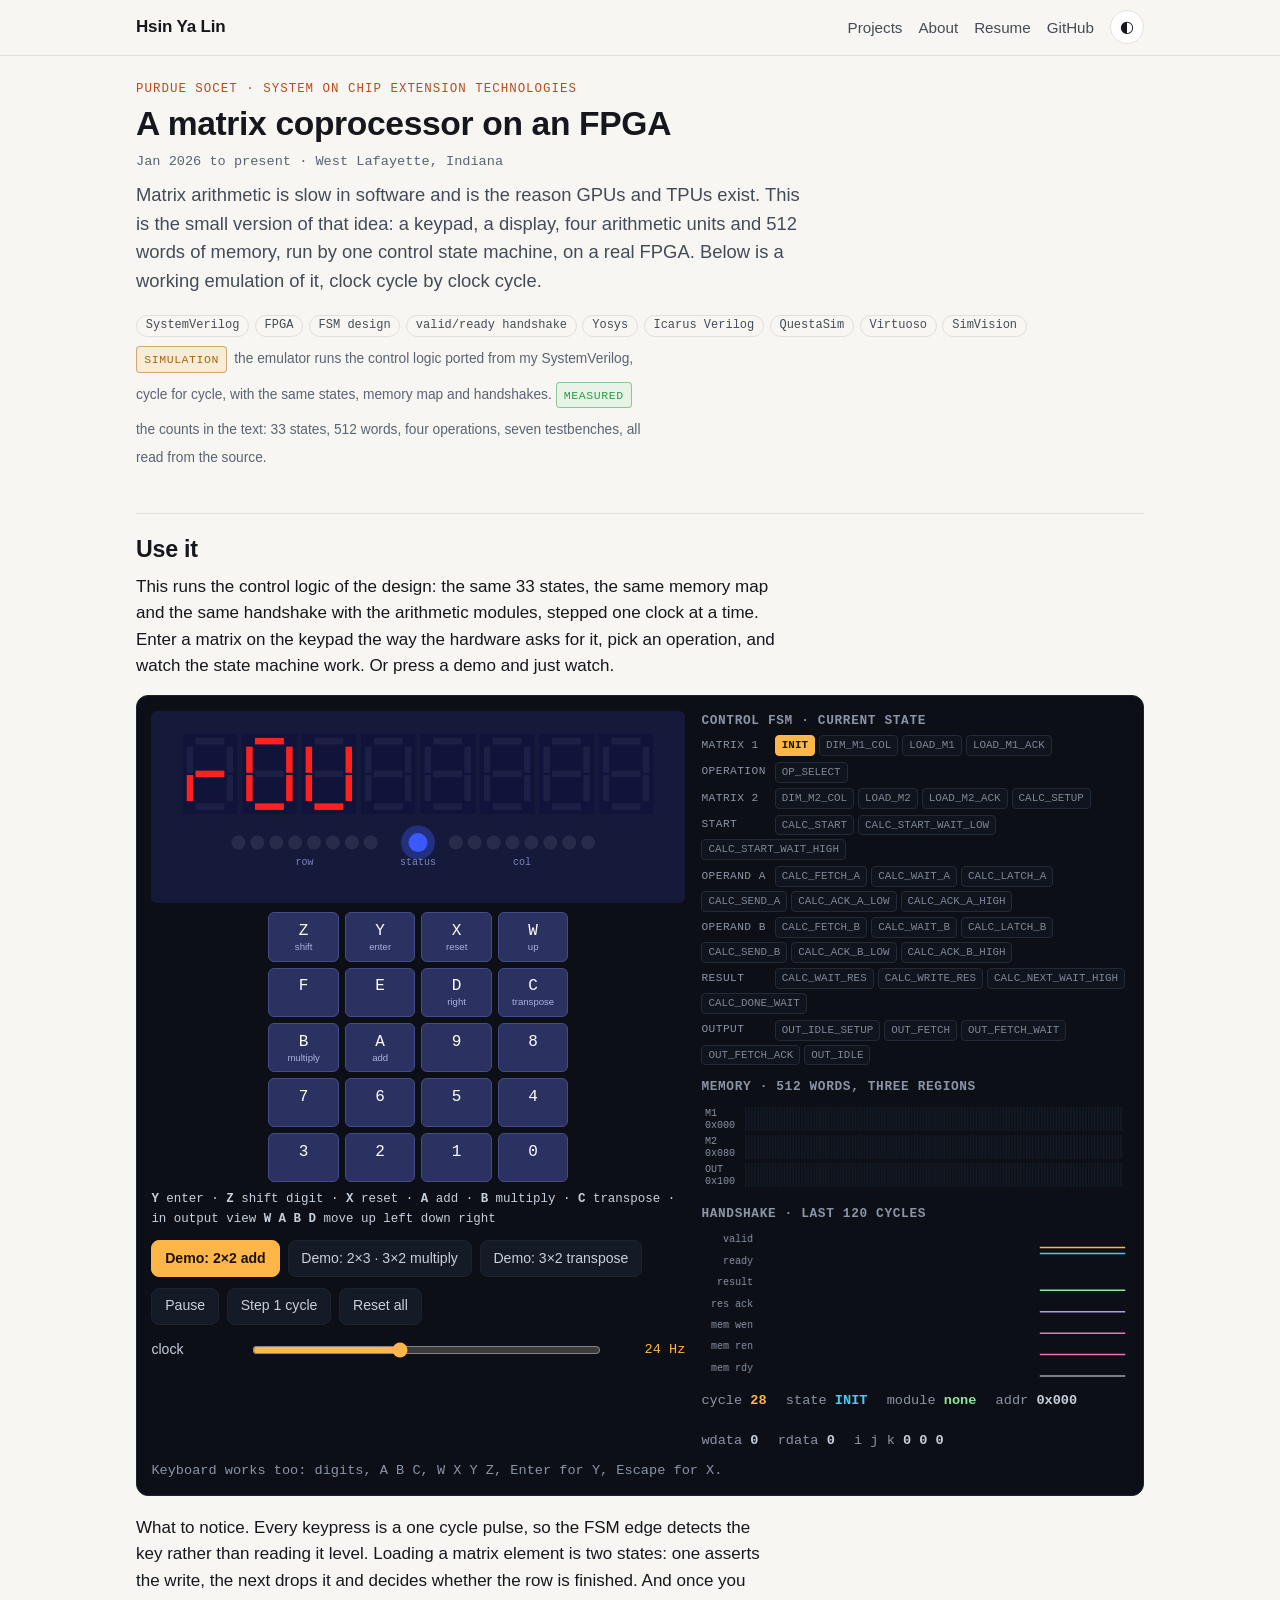
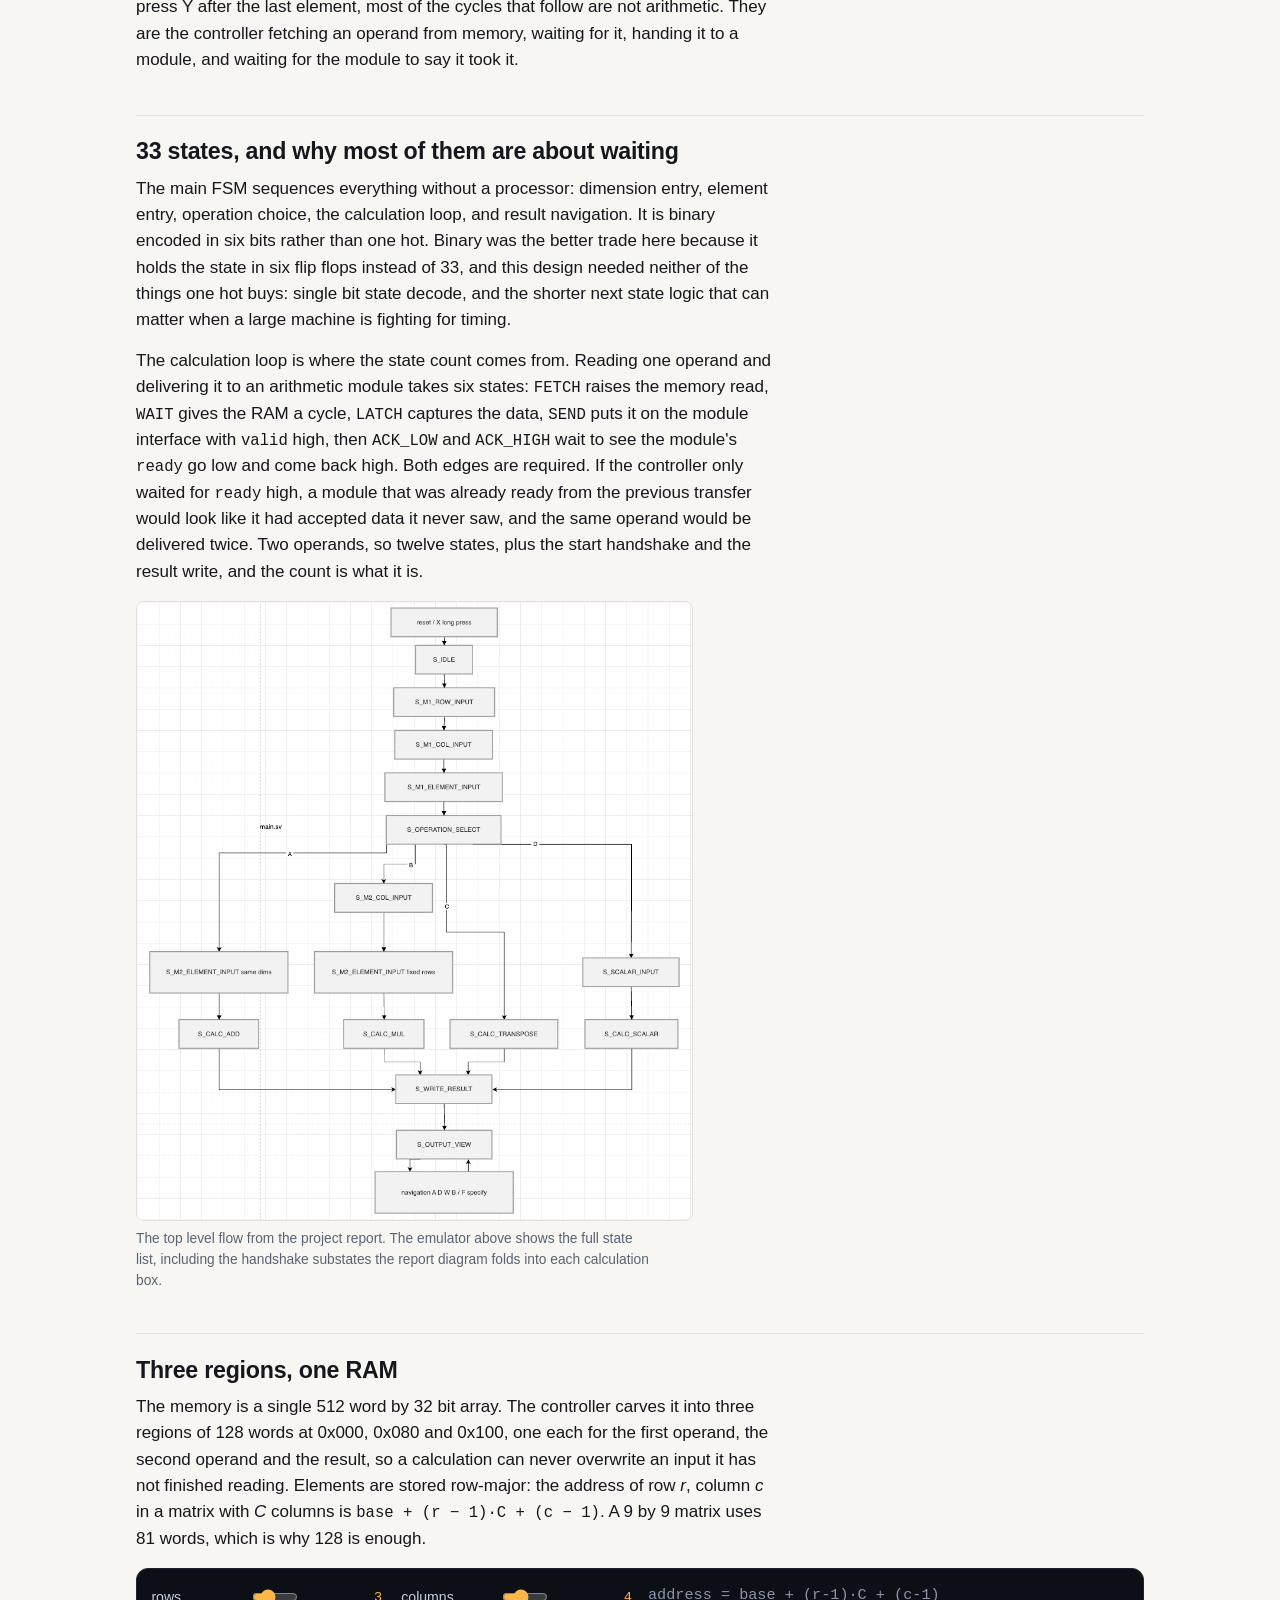
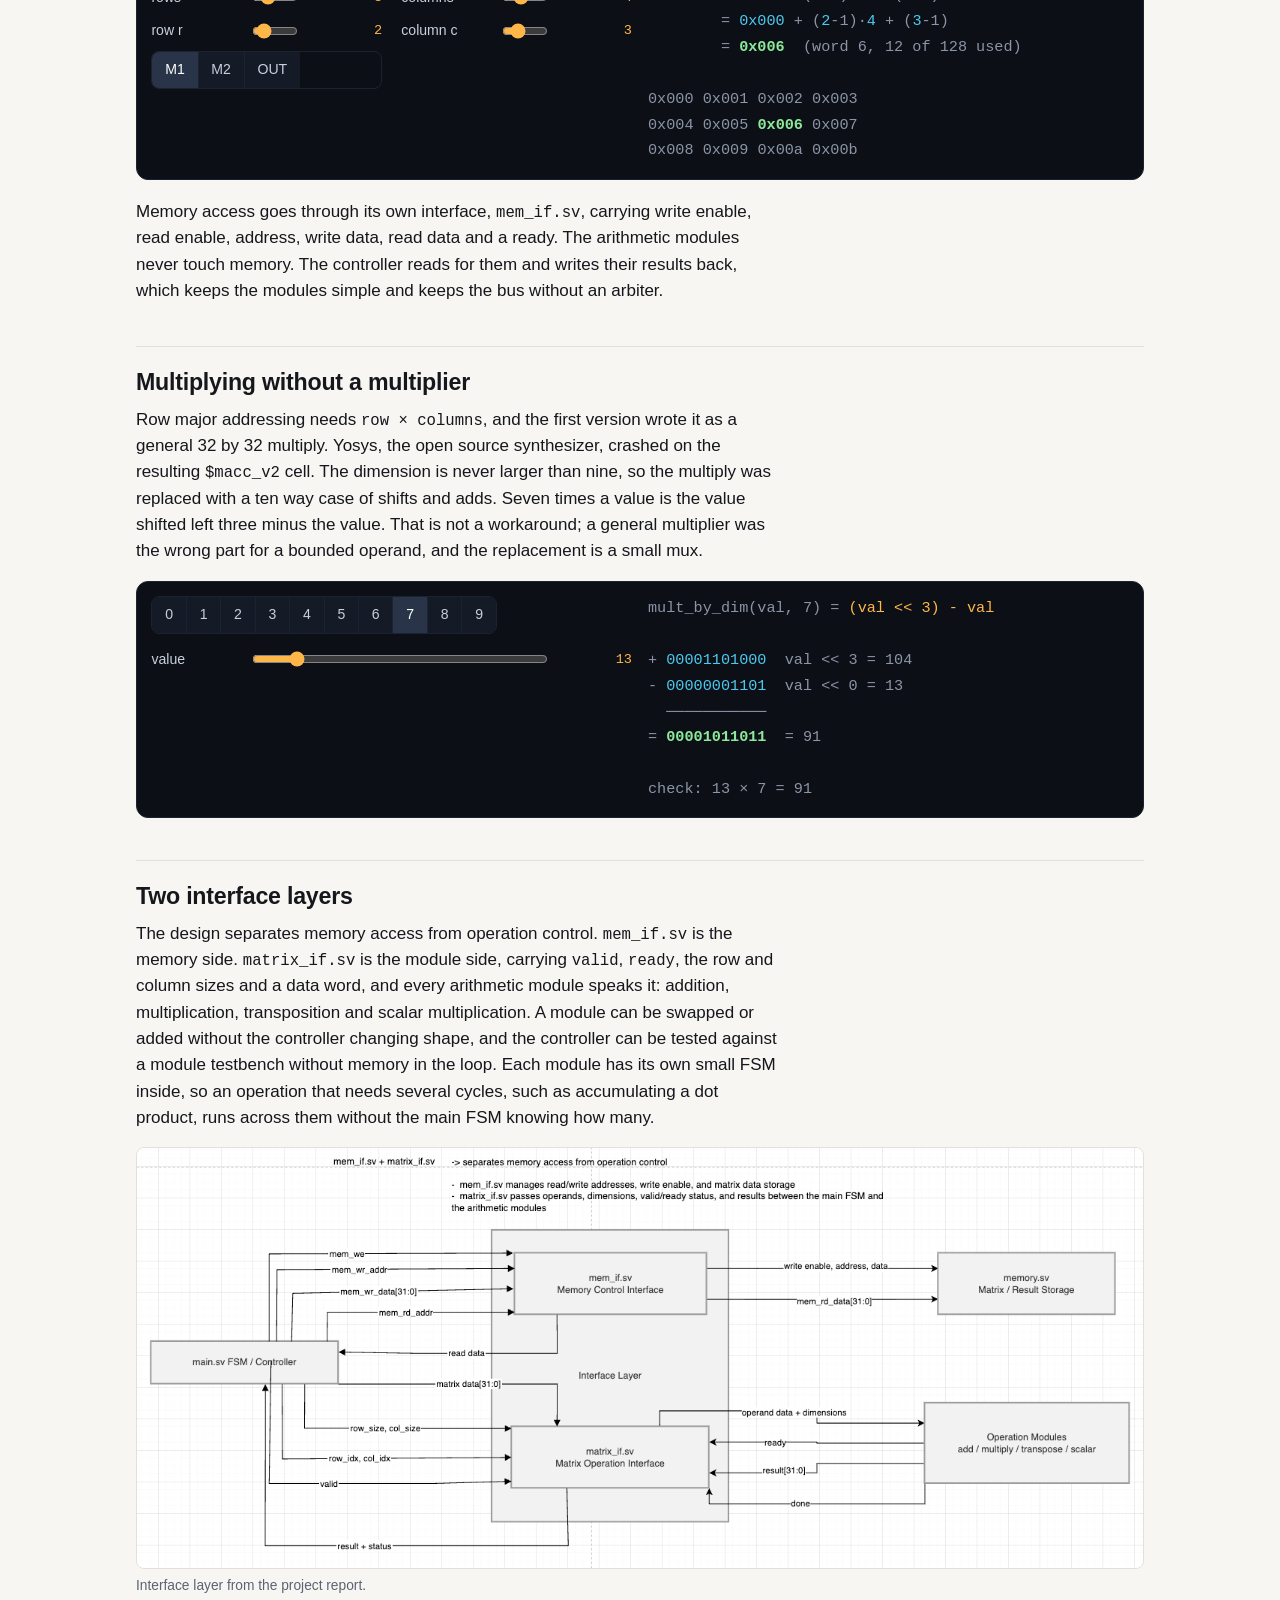
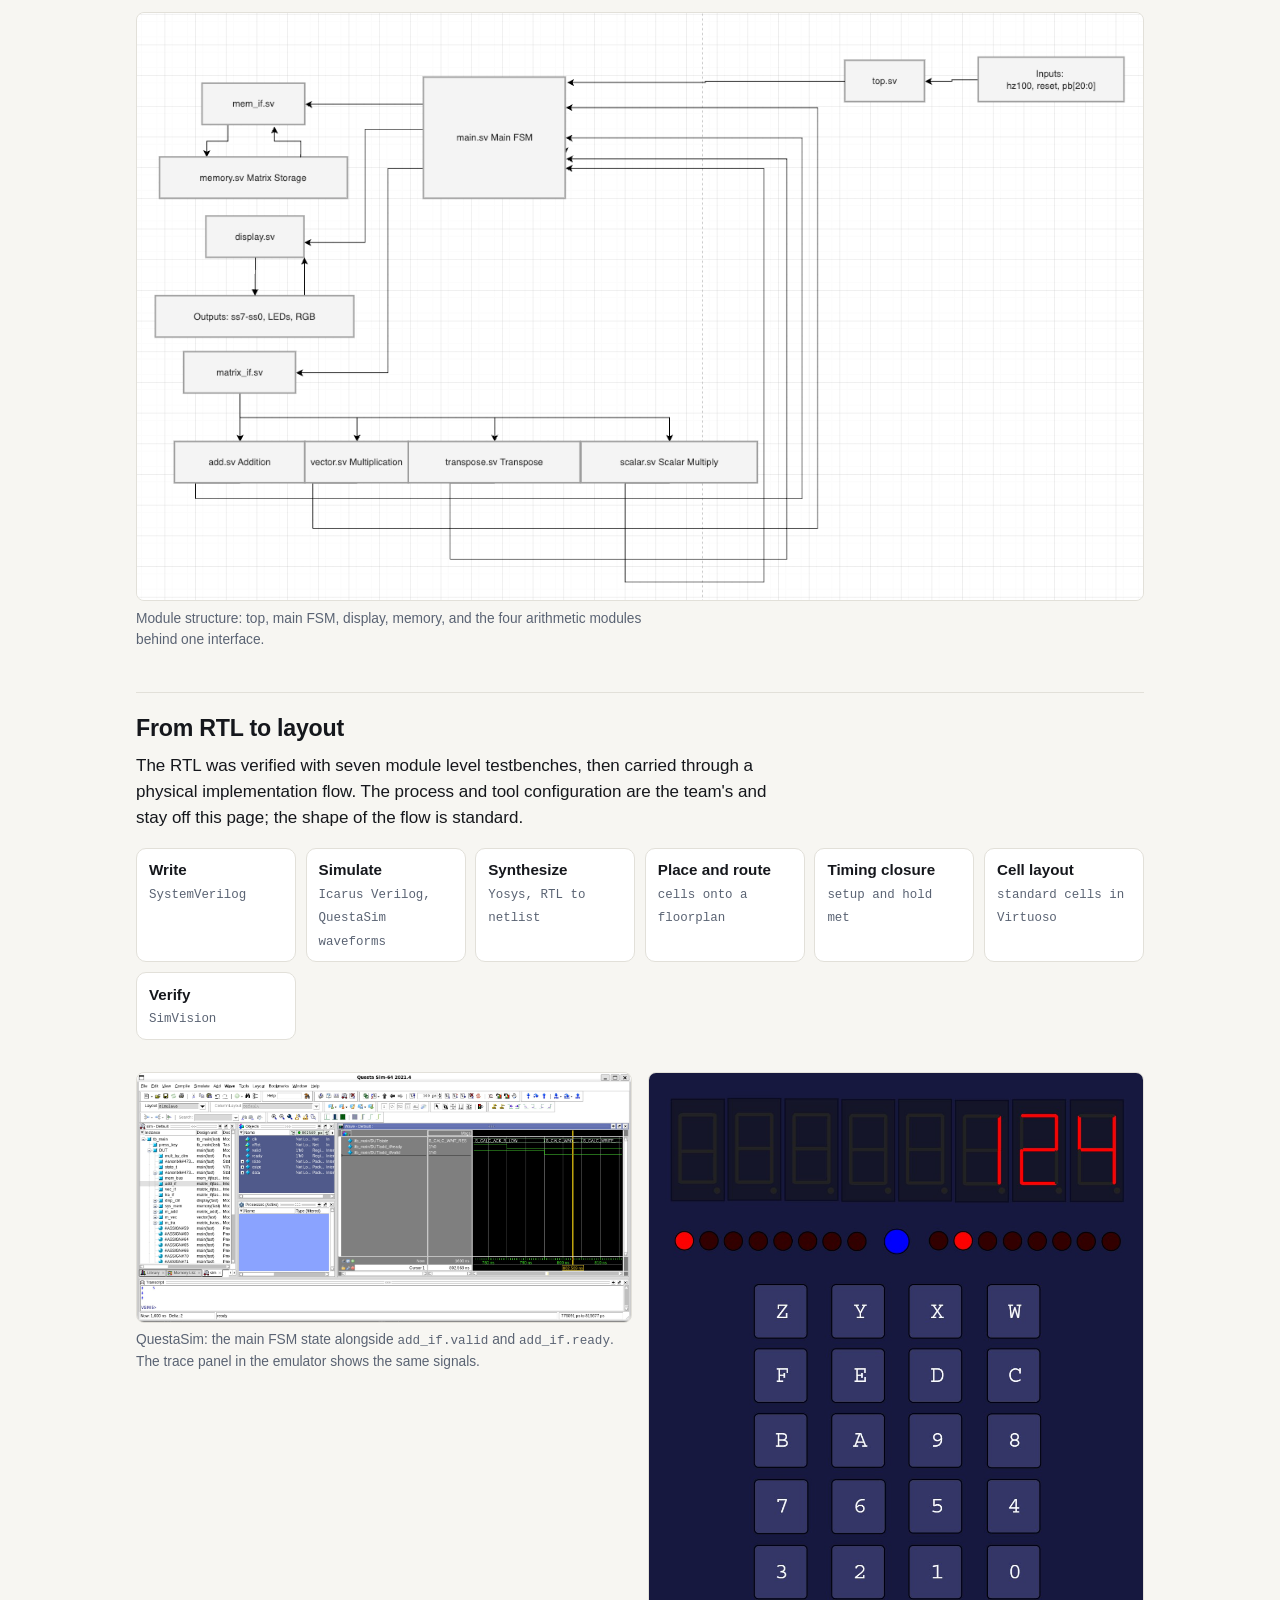
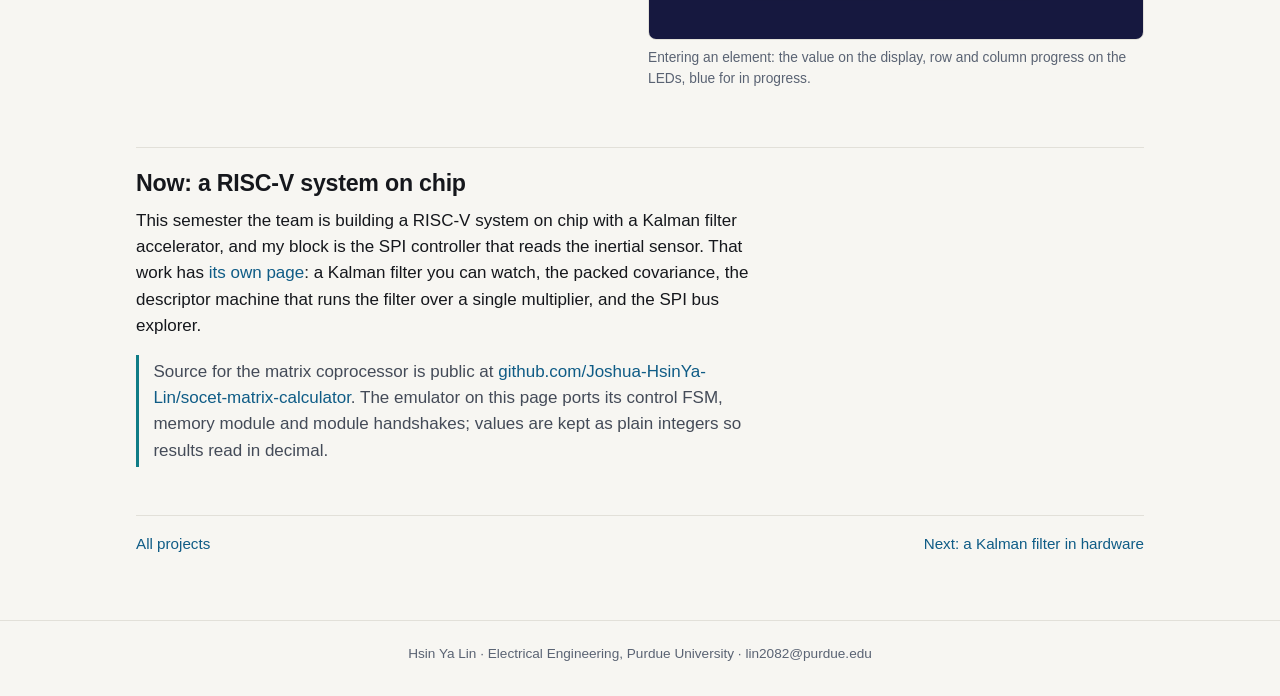
<file: projects/socet/index.html>
<!DOCTYPE html>
<html lang="en">
<head>
<meta charset="UTF-8">
<meta name="viewport" content="width=device-width, initial-scale=1.0">
<title>FPGA Matrix Coprocessor in SystemVerilog, Purdue SoCET | Hsin Ya Lin</title>
<meta name="description" content="A working emulation of a matrix math coprocessor on an FPGA: keypad, seven segment display, a 33 state control FSM, a three region memory map and a valid/ready handshake, one clock cycle at a time.">
<link rel="canonical" href="https://joshua-hsinya-lin.github.io/projects/socet/index.html">
<meta property="og:title" content="FPGA Matrix Coprocessor in SystemVerilog, Purdue SoCET">
<meta property="og:description" content="A working emulation of a matrix math coprocessor on an FPGA: keypad, seven segment display, a 33 state control FSM, a three region memory map and a valid/ready handshake, one clock cycle at a time.">
<meta property="og:type" content="article">
<meta property="og:url" content="https://joshua-hsinya-lin.github.io/projects/socet/index.html">
<meta property="og:image" content="https://joshua-hsinya-lin.github.io/profile.jpg">
<meta name="twitter:card" content="summary">
<meta name="twitter:title" content="FPGA Matrix Coprocessor in SystemVerilog, Purdue SoCET">
<meta name="twitter:description" content="A working emulation of a matrix math coprocessor on an FPGA: keypad, seven segment display, a 33 state control FSM, a three region memory map and a valid/ready handshake, one clock cycle at a time.">
<meta name="twitter:image" content="https://joshua-hsinya-lin.github.io/profile.jpg">
<link rel="stylesheet" href="../../shared/site.css">
<script src="../../shared/site.js"></script>
<style>
.device { display: grid; grid-template-columns: minmax(0, 1.25fr) minmax(0, 1fr); gap: 1rem; }
@media (max-width: 760px) { .device { grid-template-columns: 1fr; } }
.keypad { display: grid; grid-template-columns: repeat(4, 1fr); gap: 6px; max-width: 300px; margin: 0.6rem auto 0; }
.key { font-family: var(--mono); font-size: 1rem; background: #2b3160; color: #fff; border: 1px solid #454c8a; border-radius: 6px; padding: 0.55rem 0; cursor: pointer; user-select: none; }
.key:hover { background: #3a4180; }
.key:active, .key.down { background: #ffb648; color: #1a1200; border-color: #ffb648; }
.key small { display: block; font-size: 0.6rem; color: #aab1e0; font-family: var(--font); line-height: 1; margin-top: 2px; }
.key:active small, .key.down small { color: #3a2a00; }
.legend { font-family: var(--mono); font-size: 0.78rem; color: var(--panel-muted); margin: 0.5rem 0 0; }
.legend b { color: var(--panel-ink); font-weight: 600; }
.states { display: flex; flex-direction: column; gap: 0.35rem; }
.sgroup { display: flex; flex-wrap: wrap; gap: 4px; align-items: center; }
.sgroup .gname { font-family: var(--mono); font-size: 0.7rem; color: var(--panel-muted); width: 6.2em; flex-shrink: 0; text-transform: uppercase; letter-spacing: 0.04em; }
.chip { font-family: var(--mono); font-size: 0.68rem; padding: 1px 6px; border-radius: 4px; border: 1px solid #222a38; color: #7d8798; background: #10141c; }
.chip.cur { background: var(--amber); color: #1a1200; border-color: var(--amber); font-weight: 600; }
.chip.seen { color: #b7c0cf; border-color: #34405a; }
.side h4 { margin: 0.7rem 0 0.3rem; font-size: 0.8rem; font-family: var(--mono); color: var(--panel-muted); text-transform: uppercase; letter-spacing: 0.05em; font-weight: 600; }
.side h4:first-child { margin-top: 0; }
.mini { font-family: var(--mono); font-size: 0.82rem; }
.mini b { color: var(--amber); }
.widget { display: grid; grid-template-columns: repeat(auto-fit, minmax(min(240px, 100%), 1fr)); gap: 1rem; align-items: start; }
.bits { font-family: var(--mono); font-size: 0.95rem; line-height: 1.7; white-space: pre; overflow-x: auto; }
.bits .k { color: var(--panel-muted); }
.bits .v { color: var(--cyan); }
.bits .s { color: var(--amber); }
.bits .r { color: var(--green); font-weight: 600; }
.flow { display: grid; grid-template-columns: repeat(auto-fit, minmax(min(150px, 100%), 1fr)); gap: 0.6rem; margin: 1rem 0; }
.flow div { background: var(--bg2); border: 1px solid var(--rule); border-radius: 10px; padding: 0.6rem 0.75rem; font-size: 0.9rem; }
.flow div b { display: block; font-size: 0.95rem; }
.flow div span { color: var(--muted); font-family: var(--mono); font-size: 0.78rem; }
</style>
</head>
<body>
<header class="site-header" data-root="../../"></header>
<main class="project">
<div class="kicker">Purdue SoCET · System on Chip Extension Technologies</div>
<h1>A matrix coprocessor on an FPGA</h1>
<div class="when">Jan 2026 to present · West Lafayette, Indiana</div>
<p class="lede">Matrix arithmetic is slow in software and is the reason GPUs and TPUs exist. This is the small version of that idea: a keypad, a display, four arithmetic units and 512 words of memory, run by one control state machine, on a real FPGA. Below is a working emulation of it, clock cycle by clock cycle.</p>
<div class="tags"><span>SystemVerilog</span><span>FPGA</span><span>FSM design</span><span>valid/ready handshake</span><span>Yosys</span><span>Icarus Verilog</span><span>QuestaSim</span><span>Virtuoso</span><span>SimVision</span></div>
<p class="src kinds"><span class="kind model">Simulation</span> the emulator runs the control logic ported from my SystemVerilog, cycle for cycle, with the same states, memory map and handshakes. <span class="kind measured">Measured</span> the counts in the text: 33 states, 512 words, four operations, seven testbenches, all read from the source.</p>

<section class="sub" id="use">
<h2>Use it</h2>
<p>This runs the control logic of the design: the same 33 states, the same memory map and the same handshake with the arithmetic modules, stepped one clock at a time. Enter a matrix on the keypad the way the hardware asks for it, pick an operation, and watch the state machine work. Or press a demo and just watch.</p>
<div class="panel">
  <div class="device">
    <div>
      <canvas id="dev" aria-label="Seven segment display and LEDs"></canvas>
      <div class="keypad" id="keypad"></div>
      <p class="legend"><b>Y</b> enter · <b>Z</b> shift digit · <b>X</b> reset · <b>A</b> add · <b>B</b> multiply · <b>C</b> transpose · in output view <b>W A B D</b> move up left down right</p>
      <div class="btnrow" id="demos"></div>
      <div class="btnrow" id="clockrow"></div>
      <div class="controls" id="clockctl"></div>
    </div>
    <div class="side">
      <h4>Control FSM · current state</h4>
      <div class="states" id="states"></div>
      <h4>Memory · 512 words, three regions</h4>
      <canvas id="mem" aria-label="Memory map"></canvas>
      <h4>Handshake · last 120 cycles</h4>
      <canvas id="trace" aria-label="Handshake waveforms"></canvas>
      <div id="ro"></div>
    </div>
  </div>
  <p class="hint">Keyboard works too: digits, A B C, W X Y Z, Enter for Y, Escape for X.</p>
</div>
<p>What to notice. Every keypress is a one cycle pulse, so the FSM edge detects the key rather than reading it level. Loading a matrix element is two states: one asserts the write, the next drops it and decides whether the row is finished. And once you press Y after the last element, most of the cycles that follow are not arithmetic. They are the controller fetching an operand from memory, waiting for it, handing it to a module, and waiting for the module to say it took it.</p>
</section>

<section class="sub" id="states-sec">
<h2>33 states, and why most of them are about waiting</h2>
<p>The main FSM sequences everything without a processor: dimension entry, element entry, operation choice, the calculation loop, and result navigation. It is binary encoded in six bits rather than one hot. Binary was the better trade here because it holds the state in six flip flops instead of 33, and this design needed neither of the things one hot buys: single bit state decode, and the shorter next state logic that can matter when a large machine is fighting for timing.</p>
<p>The calculation loop is where the state count comes from. Reading one operand and delivering it to an arithmetic module takes six states: <span class="mono">FETCH</span> raises the memory read, <span class="mono">WAIT</span> gives the RAM a cycle, <span class="mono">LATCH</span> captures the data, <span class="mono">SEND</span> puts it on the module interface with <span class="mono">valid</span> high, then <span class="mono">ACK_LOW</span> and <span class="mono">ACK_HIGH</span> wait to see the module's <span class="mono">ready</span> go low and come back high. Both edges are required. If the controller only waited for <span class="mono">ready</span> high, a module that was already ready from the previous transfer would look like it had accepted data it never saw, and the same operand would be delivered twice. Two operands, so twelve states, plus the start handshake and the result write, and the count is what it is.</p>
<figure><img src="fsm-diagram.png" alt="Main FSM diagram from the project report" loading="lazy"><figcaption>The top level flow from the project report. The emulator above shows the full state list, including the handshake substates the report diagram folds into each calculation box.</figcaption></figure>
</section>

<section class="sub" id="memory-sec">
<h2>Three regions, one RAM</h2>
<p>The memory is a single 512 word by 32 bit array. The controller carves it into three regions of 128 words at 0x000, 0x080 and 0x100, one each for the first operand, the second operand and the result, so a calculation can never overwrite an input it has not finished reading. Elements are stored row-major: the address of row <em>r</em>, column <em>c</em> in a matrix with <em>C</em> columns is <span class="mono">base + (r &minus; 1)&middot;C + (c &minus; 1)</span>. A 9 by 9 matrix uses 81 words, which is why 128 is enough.</p>
<div class="panel">
  <div class="widget">
    <div class="controls" id="addrctl" style="margin-top:0"></div>
    <div class="bits" id="addrout"></div>
  </div>
</div>
<p>Memory access goes through its own interface, <span class="mono">mem_if.sv</span>, carrying write enable, read enable, address, write data, read data and a ready. The arithmetic modules never touch memory. The controller reads for them and writes their results back, which keeps the modules simple and keeps the bus without an arbiter.</p>
</section>

<section class="sub" id="shift-sec">
<h2>Multiplying without a multiplier</h2>
<p>Row major addressing needs <span class="mono">row &times; columns</span>, and the first version wrote it as a general 32 by 32 multiply. Yosys, the open source synthesizer, crashed on the resulting <span class="mono">$macc_v2</span> cell. The dimension is never larger than nine, so the multiply was replaced with a ten way case of shifts and adds. Seven times a value is the value shifted left three minus the value. That is not a workaround; a general multiplier was the wrong part for a bounded operand, and the replacement is a small mux.</p>
<div class="panel">
  <div class="widget">
    <div>
      <div class="btnrow" id="dimrow" style="margin-top:0"></div>
      <div class="controls" id="shiftctl"></div>
    </div>
    <div class="bits" id="shiftout"></div>
  </div>
</div>
</section>

<section class="sub" id="if-sec">
<h2>Two interface layers</h2>
<p>The design separates memory access from operation control. <span class="mono">mem_if.sv</span> is the memory side. <span class="mono">matrix_if.sv</span> is the module side, carrying <span class="mono">valid</span>, <span class="mono">ready</span>, the row and column sizes and a data word, and every arithmetic module speaks it: addition, multiplication, transposition and scalar multiplication. A module can be swapped or added without the controller changing shape, and the controller can be tested against a module testbench without memory in the loop. Each module has its own small FSM inside, so an operation that needs several cycles, such as accumulating a dot product, runs across them without the main FSM knowing how many.</p>
<figure><img src="interfaces.png" alt="Interface layer diagram: mem_if and matrix_if between the controller, memory and the operation modules" loading="lazy"><figcaption>Interface layer from the project report.</figcaption></figure>
<figure><img src="block-diagram.png" alt="Module block diagram" loading="lazy"><figcaption>Module structure: top, main FSM, display, memory, and the four arithmetic modules behind one interface.</figcaption></figure>
</section>

<section class="sub" id="flow-sec">
<h2>From RTL to layout</h2>
<p>The RTL was verified with seven module level testbenches, then carried through a physical implementation flow. The process and tool configuration are the team's and stay off this page; the shape of the flow is standard.</p>
<div class="flow">
  <div><b>Write</b><span>SystemVerilog</span></div>
  <div><b>Simulate</b><span>Icarus Verilog, QuestaSim waveforms</span></div>
  <div><b>Synthesize</b><span>Yosys, RTL to netlist</span></div>
  <div><b>Place and route</b><span>cells onto a floorplan</span></div>
  <div><b>Timing closure</b><span>setup and hold met</span></div>
  <div><b>Cell layout</b><span>standard cells in Virtuoso</span></div>
  <div><b>Verify</b><span>SimVision</span></div>
</div>
<div class="figs">
<figure><img src="questasim.jpg" alt="QuestaSim waveform of the add interface handshake" loading="lazy"><figcaption>QuestaSim: the main FSM state alongside <span class="mono">add_if.valid</span> and <span class="mono">add_if.ready</span>. The trace panel in the emulator shows the same signals.</figcaption></figure>
<figure><img src="sim-result.jpg" alt="FPGA interface showing 124 being entered" loading="lazy"><figcaption>Entering an element: the value on the display, row and column progress on the LEDs, blue for in progress.</figcaption></figure>
</div>
</section>

<section class="sub" id="riscv-sec">
<h2>Now: a RISC-V system on chip</h2>
<p>This semester the team is building a RISC-V system on chip with a Kalman filter accelerator, and my block is the SPI controller that reads the inertial sensor. That work has <a href="../socet-soc/index.html">its own page</a>: a Kalman filter you can watch, the packed covariance, the descriptor machine that runs the filter over a single multiplier, and the SPI bus explorer.</p>
</section>

<p class="note">Source for the matrix coprocessor is public at <a href="https://github.com/Joshua-HsinYa-Lin/socet-matrix-calculator" target="_blank" rel="noopener">github.com/Joshua-HsinYa-Lin/socet-matrix-calculator</a>. The emulator on this page ports its control FSM, memory module and module handshakes; values are kept as plain integers so results read in decimal.</p>

<div class="next"><a href="../../index.html#projects">All projects</a><a href="../socet-soc/index.html">Next: a Kalman filter in hardware</a></div>
</main>
<footer class="site-footer"></footer>

<script>
(function () {
  const C = Site.colors;

  /* Cycle level model of the coprocessor. Register names follow main.sv.
     Nonblocking semantics: every module reads the pre-clock registers r and
     writes the post-clock registers n, then n becomes r.

     Deviations from the repository snapshot, on purpose:
     1. Typed values are plain integers rather than one BCD nibble per key,
        so results display in decimal. Control flow is unchanged.
     2. The multiply module in the snapshot latches the start pulse as its
        first operand and pulses done for one cycle that the main FSM then
        waits on after the pulse has passed. Here it carries the same ready
        guard the add and transpose modules have, and holds done until the
        next start, so multiplication completes. */
  const STATES = [
    'S_INIT', 'S_DIM_M1_COL', 'S_LOAD_M1', 'S_LOAD_M1_ACK',
    'S_OP_SELECT',
    'S_DIM_M2_COL', 'S_LOAD_M2', 'S_LOAD_M2_ACK', 'S_CALC_SETUP',
    'S_CALC_START', 'S_CALC_START_WAIT_LOW', 'S_CALC_START_WAIT_HIGH',
    'S_CALC_FETCH_A', 'S_CALC_WAIT_A', 'S_CALC_LATCH_A', 'S_CALC_SEND_A', 'S_CALC_ACK_A_LOW', 'S_CALC_ACK_A_HIGH',
    'S_CALC_FETCH_B', 'S_CALC_WAIT_B', 'S_CALC_LATCH_B', 'S_CALC_SEND_B', 'S_CALC_ACK_B_LOW', 'S_CALC_ACK_B_HIGH',
    'S_CALC_WAIT_RES', 'S_CALC_WRITE_RES', 'S_CALC_NEXT_WAIT_HIGH', 'S_CALC_DONE_WAIT',
    'S_OUT_IDLE_SETUP', 'S_OUT_FETCH', 'S_OUT_FETCH_WAIT', 'S_OUT_FETCH_ACK', 'S_OUT_IDLE'
  ];
  const GROUPS = [
    ['matrix 1', STATES.slice(0, 4)],
    ['operation', STATES.slice(4, 5)],
    ['matrix 2', STATES.slice(5, 9)],
    ['start', STATES.slice(9, 12)],
    ['operand A', STATES.slice(12, 18)],
    ['operand B', STATES.slice(18, 24)],
    ['result', STATES.slice(24, 28)],
    ['output', STATES.slice(28, 33)]
  ];
  const BASE_M1 = 0x000;
  const BASE_M2 = 0x080;
  const BASE_OUT = 0x100;
  const K = { W: 16, X: 17, Y: 18, Z: 19, A: 10, B: 11, C: 12, D: 13, E: 14, F: 15 };

  const ram = new Array(512).fill(0);
  const written = new Uint8Array(512);

  function fresh() {
    return {
      state: 'S_INIT', input_buf: 0, error_flag: 0, ready_flag: 0, op_type: 0,
      m1_r: 0, m1_c: 0, m2_r: 0, m2_c: 0, out_r: 0, out_c: 0, curr_r: 0, curr_c: 0,
      calc_i: 0, calc_j: 0, calc_k: 0, temp_rdata: 0, display_data: 0, sys_state: 0, prompt_type: 0,
      sum_ready: 0, trans_ready: 0, pb_prev: 0,
      mem: { wen: 0, ren: 0, addr: 0, wdata: 0, rdata: 0, ready: 0 },
      add: { valid: 0, rsize: 0, csize: 0, data: 0, ready: 0, st: 'IDLE', A: 0, B: 0, cnt: 0, total: 0, sum_out: 0, sum_valid: 0, done: 0 },
      vec: { valid: 0, rsize: 0, csize: 0, data: 0, ready: 0, st: 'IDLE', acc: 0, idx: 0, len: 0, A: 0, B: 0, product: 0, done: 0 },
      tra: { valid: 0, rsize: 0, csize: 0, data: 0, ready: 0, st: 'IDLE', cnt: 0, total: 0, row: 0, col: 0, out: 0, dr: 0, dc: 0, tvalid: 0, done: 0 }
    };
  }
  function clone(r) {
    return Object.assign({}, r, { mem: Object.assign({}, r.mem), add: Object.assign({}, r.add), vec: Object.assign({}, r.vec), tra: Object.assign({}, r.tra) });
  }
  function resetMain(n) {
    const f = fresh();
    for (const k in f) if (k !== 'mem' && k !== 'add' && k !== 'vec' && k !== 'tra' && k !== 'pb_prev') n[k] = f[k];
    n.mem.wen = 0; n.mem.ren = 0;
    n.add.valid = 0; n.vec.valid = 0; n.tra.valid = 0;
    n.sum_ready = 0; n.trans_ready = 0;
  }
  function readyOf(r, op) { return op === 1 ? r.add.ready : op === 2 ? r.vec.ready : r.tra.ready; }
  function setValid(n, op, v) { n.add.valid = op === 1 ? v : 0; n.vec.valid = op === 2 ? v : 0; n.tra.valid = op === 3 ? v : 0; }
  function digitIn(buf, d) { return Math.floor(buf / 10) * 10 + d; }

  function step(r, pb) {
    const n = clone(r);
    const pulse = pb & ~r.pb_prev;
    n.pb_prev = pb;
    const P = function (k) { return (pulse >>> k) & 1; };
    let valid_num = false;
    let num_val = 0;
    for (let i = 0; i <= 9; i++) if (P(i)) { valid_num = true; num_val = i; }
    const op = r.op_type;

    if (P(K.X)) {
      resetMain(n);
    } else {
      switch (r.state) {
        case 'S_INIT':
          n.sys_state = 1; n.prompt_type = 1; n.mem.wen = 0; n.mem.ren = 0; n.display_data = r.input_buf;
          if (valid_num) n.input_buf = num_val;
          if (P(K.Y)) {
            if (r.input_buf === 0 || r.input_buf > 9) n.error_flag = 1;
            else { n.m1_r = r.input_buf; n.input_buf = 0; n.error_flag = 0; n.state = 'S_DIM_M1_COL'; }
          }
          break;
        case 'S_DIM_M1_COL':
          n.prompt_type = 2; n.display_data = r.input_buf;
          if (valid_num) n.input_buf = num_val;
          if (P(K.Y)) {
            if (r.input_buf === 0 || r.input_buf > 9) n.error_flag = 1;
            else { n.m1_c = r.input_buf; n.input_buf = 0; n.error_flag = 0; n.curr_r = 1; n.curr_c = 1; n.state = 'S_LOAD_M1'; }
          }
          break;
        case 'S_LOAD_M1':
          n.sys_state = 2; n.prompt_type = 6; n.display_data = r.input_buf;
          if (valid_num) n.input_buf = digitIn(r.input_buf, num_val);
          if (P(K.Z)) n.input_buf = (r.input_buf * 10) % 1000;
          if (P(K.Y)) {
            n.mem.addr = BASE_M1 + (r.curr_r - 1) * r.m1_c + (r.curr_c - 1);
            n.mem.wdata = r.input_buf; n.mem.wen = 1; n.state = 'S_LOAD_M1_ACK';
          }
          break;
        case 'S_LOAD_M1_ACK':
          n.mem.wen = 0; n.input_buf = 0;
          if (r.curr_c === r.m1_c) {
            if (r.curr_r === r.m1_r) { n.ready_flag = 1; n.state = 'S_OP_SELECT'; }
            else { n.curr_r = r.curr_r + 1; n.curr_c = 1; n.state = 'S_LOAD_M1'; }
          } else { n.curr_c = r.curr_c + 1; n.state = 'S_LOAD_M1'; }
          break;
        case 'S_OP_SELECT':
          n.sys_state = 1; n.display_data = 0;
          n.prompt_type = op === 1 ? 3 : op === 2 ? 4 : op === 3 ? 5 : 0;
          if (P(K.A)) n.op_type = 1;
          if (P(K.B)) n.op_type = 2;
          if (P(K.C)) n.op_type = 3;
          if (P(K.Y) && op !== 0) {
            n.ready_flag = 0; n.curr_r = 1; n.curr_c = 1; n.input_buf = 0;
            if (op === 1) { n.m2_r = r.m1_r; n.m2_c = r.m1_c; n.out_r = r.m1_r; n.out_c = r.m1_c; n.state = 'S_LOAD_M2'; }
            else if (op === 2) { n.m2_r = r.m1_c; n.out_r = r.m1_r; n.state = 'S_DIM_M2_COL'; }
            else { n.out_r = r.m1_c; n.out_c = r.m1_r; n.state = 'S_CALC_SETUP'; }
          }
          break;
        case 'S_DIM_M2_COL':
          n.prompt_type = 2; n.display_data = r.input_buf;
          if (valid_num) n.input_buf = num_val;
          if (P(K.Y)) {
            if (r.input_buf === 0 || r.input_buf > 9) n.error_flag = 1;
            else { n.m2_c = r.input_buf; n.out_c = r.input_buf; n.input_buf = 0; n.error_flag = 0; n.curr_r = 1; n.curr_c = 1; n.state = 'S_LOAD_M2'; }
          }
          break;
        case 'S_LOAD_M2':
          n.sys_state = 2; n.prompt_type = 6; n.display_data = r.input_buf;
          if (valid_num) n.input_buf = digitIn(r.input_buf, num_val);
          if (P(K.Z)) n.input_buf = (r.input_buf * 10) % 1000;
          if (P(K.Y)) {
            n.mem.addr = BASE_M2 + (r.curr_r - 1) * r.m2_c + (r.curr_c - 1);
            n.mem.wdata = r.input_buf; n.mem.wen = 1; n.state = 'S_LOAD_M2_ACK';
          }
          break;
        case 'S_LOAD_M2_ACK':
          n.mem.wen = 0; n.input_buf = 0;
          if (r.curr_c === r.m2_c) {
            if (r.curr_r === r.m2_r) { n.ready_flag = 1; n.state = 'S_CALC_SETUP'; }
            else { n.curr_r = r.curr_r + 1; n.curr_c = 1; n.state = 'S_LOAD_M2'; }
          } else { n.curr_c = r.curr_c + 1; n.state = 'S_LOAD_M2'; }
          break;
        case 'S_CALC_SETUP':
          n.calc_i = 0; n.calc_j = 0; n.calc_k = 0; n.state = 'S_CALC_START';
          break;
        case 'S_CALC_START':
          n.sys_state = 3;
          n.prompt_type = op === 1 ? 3 : op === 2 ? 4 : 5;
          n.add.rsize = r.m1_r; n.add.csize = r.m1_c;
          n.vec.rsize = r.m1_r; n.vec.csize = r.m1_c;
          n.tra.rsize = r.m1_r; n.tra.csize = r.m1_c;
          setValid(n, op, 1);
          n.state = 'S_CALC_START_WAIT_LOW';
          break;
        case 'S_CALC_START_WAIT_LOW':
          if (!readyOf(r, op)) { setValid(n, op, 0); n.state = 'S_CALC_START_WAIT_HIGH'; }
          break;
        case 'S_CALC_START_WAIT_HIGH':
          if (readyOf(r, op)) n.state = 'S_CALC_FETCH_A';
          break;
        case 'S_CALC_FETCH_A':
          n.mem.ren = 1;
          if (op === 1 || op === 3) n.mem.addr = BASE_M1 + r.calc_i;
          else n.mem.addr = BASE_M1 + r.calc_i * r.m1_c + r.calc_k;
          n.state = 'S_CALC_WAIT_A';
          break;
        case 'S_CALC_WAIT_A': n.mem.ren = 0; n.state = 'S_CALC_LATCH_A'; break;
        case 'S_CALC_LATCH_A': n.temp_rdata = r.mem.rdata; n.state = 'S_CALC_SEND_A'; break;
        case 'S_CALC_SEND_A':
          if (op === 1) n.add.data = r.temp_rdata;
          if (op === 2) n.vec.data = r.temp_rdata;
          if (op === 3) n.tra.data = r.temp_rdata;
          setValid(n, op, 1);
          n.state = 'S_CALC_ACK_A_LOW';
          break;
        case 'S_CALC_ACK_A_LOW':
          if (!readyOf(r, op)) { setValid(n, op, 0); n.state = op === 3 ? 'S_CALC_WAIT_RES' : 'S_CALC_ACK_A_HIGH'; }
          break;
        case 'S_CALC_ACK_A_HIGH':
          if ((op === 1 && r.add.ready) || (op === 2 && r.vec.ready)) n.state = 'S_CALC_FETCH_B';
          break;
        case 'S_CALC_FETCH_B':
          n.mem.ren = 1;
          if (op === 1) n.mem.addr = BASE_M2 + r.calc_i;
          else n.mem.addr = BASE_M2 + r.calc_k * r.m2_c + r.calc_j;
          n.state = 'S_CALC_WAIT_B';
          break;
        case 'S_CALC_WAIT_B': n.mem.ren = 0; n.state = 'S_CALC_LATCH_B'; break;
        case 'S_CALC_LATCH_B': n.temp_rdata = r.mem.rdata; n.state = 'S_CALC_SEND_B'; break;
        case 'S_CALC_SEND_B':
          if (op === 1) n.add.data = r.temp_rdata;
          if (op === 2) n.vec.data = r.temp_rdata;
          setValid(n, op, 1);
          n.state = 'S_CALC_ACK_B_LOW';
          break;
        case 'S_CALC_ACK_B_LOW':
          if (!readyOf(r, op)) {
            setValid(n, op, 0);
            if (op === 2) n.state = (r.calc_k + 1 === r.m1_c) ? 'S_CALC_WAIT_RES' : 'S_CALC_ACK_B_HIGH';
            else n.state = 'S_CALC_WAIT_RES';
          }
          break;
        case 'S_CALC_ACK_B_HIGH':
          if (op === 2 && r.vec.ready) { n.calc_k = r.calc_k + 1; n.state = 'S_CALC_FETCH_A'; }
          break;
        case 'S_CALC_WAIT_RES':
          n.sum_ready = 1; n.trans_ready = 1;
          if (op === 1 && r.add.sum_valid) {
            n.mem.wdata = r.add.sum_out; n.mem.addr = BASE_OUT + r.calc_i; n.mem.wen = 1; n.state = 'S_CALC_WRITE_RES';
          } else if (op === 2 && r.vec.done) {
            n.mem.wdata = r.vec.product; n.mem.addr = BASE_OUT + r.calc_i * r.out_c + r.calc_j; n.mem.wen = 1; n.state = 'S_CALC_WRITE_RES';
          } else if (op === 3 && r.tra.tvalid) {
            n.mem.wdata = r.tra.out; n.mem.addr = BASE_OUT + r.tra.dr * r.out_c + r.tra.dc; n.mem.wen = 1; n.state = 'S_CALC_WRITE_RES';
          }
          break;
        case 'S_CALC_WRITE_RES':
          if ((op === 1 && !r.add.sum_valid) || (op === 3 && !r.tra.tvalid) || op === 2) {
            n.sum_ready = 0; n.trans_ready = 0; n.mem.wen = 0;
            if (op === 1 || op === 3) {
              if (r.calc_i + 1 === r.m1_r * r.m1_c) n.state = 'S_CALC_DONE_WAIT';
              else { n.calc_i = r.calc_i + 1; n.state = 'S_CALC_NEXT_WAIT_HIGH'; }
            } else {
              if (r.calc_j + 1 === r.m2_c) {
                n.calc_j = 0;
                if (r.calc_i + 1 === r.m1_r) n.state = 'S_CALC_DONE_WAIT';
                else { n.calc_i = r.calc_i + 1; n.calc_k = 0; n.state = 'S_CALC_START'; }
              } else { n.calc_j = r.calc_j + 1; n.calc_k = 0; n.state = 'S_CALC_START'; }
            }
          }
          break;
        case 'S_CALC_NEXT_WAIT_HIGH':
          if ((op === 1 && r.add.ready) || (op === 3 && r.tra.ready)) n.state = 'S_CALC_FETCH_A';
          break;
        case 'S_CALC_DONE_WAIT':
          if ((op === 1 && r.add.done) || (op === 3 && r.tra.done) || (op === 2 && r.vec.done)) n.state = 'S_OUT_IDLE_SETUP';
          break;
        case 'S_OUT_IDLE_SETUP': n.curr_r = 1; n.curr_c = 1; n.state = 'S_OUT_FETCH'; break;
        case 'S_OUT_FETCH':
          n.sys_state = 2; n.prompt_type = 6;
          n.mem.addr = BASE_OUT + (r.curr_r - 1) * r.out_c + (r.curr_c - 1);
          n.mem.ren = 1; n.state = 'S_OUT_FETCH_WAIT';
          break;
        case 'S_OUT_FETCH_WAIT': n.mem.ren = 0; n.state = 'S_OUT_FETCH_ACK'; break;
        case 'S_OUT_FETCH_ACK': n.display_data = r.mem.rdata; n.state = 'S_OUT_IDLE'; break;
        case 'S_OUT_IDLE':
          n.sys_state = 2; n.prompt_type = 6;
          if (P(K.W) && r.curr_r > 1) { n.curr_r = r.curr_r - 1; n.state = 'S_OUT_FETCH'; }
          if (P(K.B) && r.curr_r < r.out_r) { n.curr_r = r.curr_r + 1; n.state = 'S_OUT_FETCH'; }
          if (P(K.A) && r.curr_c > 1) { n.curr_c = r.curr_c - 1; n.state = 'S_OUT_FETCH'; }
          if (P(K.D) && r.curr_c < r.out_c) { n.curr_c = r.curr_c + 1; n.state = 'S_OUT_FETCH'; }
          break;
        default: n.state = 'S_INIT';
      }
    }

    /* memory.sv */
    if ((r.mem.wen || r.mem.ren) && !r.mem.ready) {
      const a = r.mem.addr & 511;
      if (r.mem.wen) { ram[a] = r.mem.wdata; written[a] = 1; }
      if (r.mem.ren) n.mem.rdata = ram[a];
      n.mem.ready = 1;
    } else n.mem.ready = 0;

    /* add.sv */
    {
      const m = r.add, o = n.add;
      switch (m.st) {
        case 'IDLE':
          o.done = 0; o.sum_valid = 0;
          if (!m.ready) o.ready = 1;
          else if (m.valid) { o.cnt = 0; o.total = m.rsize * m.csize; o.ready = 0; o.st = 'FETCH_A'; }
          break;
        case 'FETCH_A':
          if (!m.ready) o.ready = 1;
          else if (m.valid) { o.A = m.data; o.ready = 0; o.st = 'FETCH_B'; }
          break;
        case 'FETCH_B':
          if (!m.ready) o.ready = 1;
          else if (m.valid) { o.B = m.data; o.ready = 0; o.st = 'SEND_SUM'; }
          break;
        case 'SEND_SUM':
          o.sum_out = m.A + m.B; o.sum_valid = 1;
          if (r.sum_ready) { o.sum_valid = 0; o.cnt = m.cnt + 1; o.st = (m.cnt + 1 === m.total) ? 'DONE' : 'FETCH_A'; }
          break;
        case 'DONE':
          o.done = 1;
          if (!m.valid) o.st = 'IDLE';
          break;
      }
    }
    /* vector.sv, with the ready guard and held done described above */
    {
      const m = r.vec, o = n.vec;
      switch (m.st) {
        case 'IDLE':
          if (m.valid) { o.done = 0; o.acc = 0; o.idx = 0; o.len = m.csize; o.ready = 0; o.st = 'FETCH_A'; }
          else o.ready = 1;
          break;
        case 'FETCH_A':
          if (!m.ready) o.ready = 1;
          else if (m.valid) { o.A = m.data; o.ready = 0; o.st = 'FETCH_B'; }
          break;
        case 'FETCH_B':
          if (!m.ready) o.ready = 1;
          else if (m.valid) { o.B = m.data; o.ready = 0; o.st = 'ACC'; }
          break;
        case 'ACC':
          o.acc = m.acc + m.A * m.B; o.idx = m.idx + 1; o.st = 'CHECK';
          break;
        case 'CHECK':
          if (m.idx === m.len) { o.product = m.acc; o.st = 'DONE'; }
          else o.st = 'FETCH_A';
          break;
        case 'DONE':
          o.done = 1;
          if (!m.valid) o.st = 'IDLE';
          break;
      }
    }
    /* transpose.sv */
    {
      const m = r.tra, o = n.tra;
      switch (m.st) {
        case 'IDLE':
          o.done = 0; o.tvalid = 0;
          if (!m.ready) o.ready = 1;
          else if (m.valid) { o.cnt = 0; o.total = m.rsize * m.csize; o.row = 0; o.col = 0; o.ready = 0; o.st = 'FETCH'; }
          break;
        case 'FETCH':
          if (!m.ready) o.ready = 1;
          else if (m.valid) { o.out = m.data; o.dr = m.col; o.dc = m.row; o.ready = 0; o.st = 'SEND'; }
          break;
        case 'SEND':
          o.tvalid = 1;
          if (r.trans_ready) {
            o.tvalid = 0; o.cnt = m.cnt + 1;
            if (m.col + 1 === m.csize) { o.col = 0; o.row = m.row + 1; } else o.col = m.col + 1;
            o.st = (m.cnt + 1 === m.total) ? 'DONE' : 'FETCH';
          }
          break;
        case 'DONE':
          o.done = 1;
          if (!m.valid) o.st = 'IDLE';
          break;
      }
    }
    return n;
  }

  /* Emulator state */
  let r = fresh();
  let cycle = 0;
  let pb = 0;
  const holds = new Int8Array(21);
  let running = true;
  let freq = 24;
  let acc = 0;
  let script = null;
  let scriptNext = 0;
  const TR = 120;
  const trace = [];
  const seen = {};
  let lastAddr = -1;
  let lastAddrAge = 99;

  function pressKey(k) {
    holds[k] = 3;
    const btn = keyBtns[k];
    if (btn) { btn.classList.add('down'); setTimeout(function () { btn.classList.remove('down'); }, 120); }
  }
  function clockOnce() {
    pb = 0;
    for (let k = 0; k < 21; k++) if (holds[k] > 0) { pb |= (1 << k); holds[k]--; }
    if (script && cycle >= scriptNext) {
      const it = script[0];
      if (typeof it === 'number') { script.shift(); pressKey(it); scriptNext = cycle + 8; }
      else if (it && it.wait) { if (r.state === it.wait) { script.shift(); scriptNext = cycle + 12; } }
      if (script.length === 0) script = null;
    }
    const prev = r;
    r = step(r, pb);
    cycle++;
    seen[r.state] = 1;
    if (prev.mem.wen || prev.mem.ren) { if (!prev.mem.ready) { lastAddr = prev.mem.addr & 511; lastAddrAge = 0; } }
    else lastAddrAge++;
    const op = r.op_type;
    const ifc = op === 2 ? r.vec : op === 3 ? r.tra : r.add;
    trace.push({
      valid: ifc.valid, ready: ifc.ready,
      res: op === 1 ? r.add.sum_valid : op === 2 ? r.vec.done : op === 3 ? r.tra.tvalid : 0,
      ack: op === 3 ? r.trans_ready : r.sum_ready,
      wen: r.mem.wen, ren: r.mem.ren, mready: r.mem.ready
    });
    if (trace.length > TR) trace.shift();
  }
  function hardReset() {
    r = fresh();
    ram.fill(0); written.fill(0);
    trace.length = 0;
    for (const k in seen) delete seen[k];
    cycle = 0; script = null; lastAddr = -1;
    holds.fill(0);
  }

  /* Keypad, matching the FPGA simulator layout */
  const keyBtns = {};
  const LAYOUT = [['Z', 19, 'shift'], ['Y', 18, 'enter'], ['X', 17, 'reset'], ['W', 16, 'up'],
    ['F', 15, ''], ['E', 14, ''], ['D', 13, 'right'], ['C', 12, 'transpose'],
    ['B', 11, 'multiply'], ['A', 10, 'add'], ['9', 9, ''], ['8', 8, ''],
    ['7', 7, ''], ['6', 6, ''], ['5', 5, ''], ['4', 4, ''],
    ['3', 3, ''], ['2', 2, ''], ['1', 1, ''], ['0', 0, '']];
  const kp = document.getElementById('keypad');
  LAYOUT.forEach(function (k) {
    const b = document.createElement('button');
    b.type = 'button';
    b.className = 'key';
    b.innerHTML = k[0] + '<small>' + (k[2] || '&nbsp;') + '</small>';
    b.addEventListener('click', function () { pressKey(k[1]); if (!running) burst(6); });
    kp.appendChild(b);
    keyBtns[k[1]] = b;
  });
  document.addEventListener('keydown', function (e) {
    if (e.target && (e.target.tagName === 'INPUT' || e.target.tagName === 'TEXTAREA')) return;
    const c = e.key.toUpperCase();
    let k = -1;
    if (c >= '0' && c <= '9' && c.length === 1) k = +c;
    else if ('ABCDEF'.indexOf(c) >= 0 && c.length === 1) k = 10 + 'ABCDEF'.indexOf(c);
    else if (c === 'W') k = 16; else if (c === 'X' || c === 'ESCAPE') k = 17;
    else if (c === 'Y' || c === 'ENTER') k = 18; else if (c === 'Z') k = 19;
    if (k < 0) return;
    const rect = kp.getBoundingClientRect();
    if (rect.bottom < 0 || rect.top > window.innerHeight) return;
    e.preventDefault();
    pressKey(k);
    if (!running) burst(6);
  });
  let burstLeft = 0;
  function burst(n) { burstLeft = Math.max(burstLeft, n); }

  /* Demos */
  const demos = document.getElementById('demos');
  function runDemo(keys, hz) {
    hardReset();
    running = true; runBtn.textContent = 'Pause';
    freq = hz; clk.value = Math.log10(hz);
    script = keys.slice();
    scriptNext = cycle + 4;
  }
  Site.button(demos, { label: 'Demo: 2×2 add', primary: true, onClick: function () {
    runDemo([2, 18, 2, 18, 1, 18, 2, 18, 3, 18, 4, 18, 10, 18, 5, 18, 6, 18, 7, 18, 8, 18, { wait: 'S_OUT_IDLE' }, 13, { wait: 'S_OUT_IDLE' }, 11, { wait: 'S_OUT_IDLE' }, 10], 30);
  } });
  Site.button(demos, { label: 'Demo: 2×3 · 3×2 multiply', onClick: function () {
    runDemo([2, 18, 3, 18, 1, 18, 2, 18, 3, 18, 4, 18, 5, 18, 6, 18, 11, 18, 2, 18, 7, 18, 8, 18, 9, 18, 1, 19, 0, 18, 1, 19, 1, 18, 1, 19, 2, 18, { wait: 'S_OUT_IDLE' }, 13, { wait: 'S_OUT_IDLE' }, 11, { wait: 'S_OUT_IDLE' }, 10], 40);
  } });
  Site.button(demos, { label: 'Demo: 3×2 transpose', onClick: function () {
    runDemo([3, 18, 2, 18, 1, 18, 2, 18, 3, 18, 4, 18, 5, 18, 6, 18, 12, 18, { wait: 'S_OUT_IDLE' }, 13, { wait: 'S_OUT_IDLE' }, 13, { wait: 'S_OUT_IDLE' }, 11], 40);
  } });

  const clockrow = document.getElementById('clockrow');
  const runBtn = Site.button(clockrow, { label: 'Pause', onClick: function (b) { running = !running; b.textContent = running ? 'Pause' : 'Run'; } });
  Site.button(clockrow, { label: 'Step 1 cycle', onClick: function () { running = false; runBtn.textContent = 'Run'; clockOnce(); } });
  Site.button(clockrow, { label: 'Reset all', onClick: function () { hardReset(); } });
  const clk = Site.slider(document.getElementById('clockctl'), { label: 'clock', min: 0, max: 3.3, step: 0.01, value: Math.log10(freq), wide: true,
    fmt: function (v) { const f = Math.pow(10, v); return f < 100 ? f.toFixed(0) + ' Hz' : (f / 1000).toFixed(2) + ' kHz'; },
    onInput: function (v) { freq = Math.pow(10, v); } });

  /* State chips */
  const statesEl = document.getElementById('states');
  const chips = {};
  GROUPS.forEach(function (g) {
    const row = document.createElement('div');
    row.className = 'sgroup';
    row.innerHTML = '<span class="gname">' + g[0] + '</span>';
    g[1].forEach(function (s) {
      const c = document.createElement('span');
      c.className = 'chip';
      c.textContent = s.replace(/^S_/, '');
      row.appendChild(c);
      chips[s] = c;
    });
    statesEl.appendChild(row);
  });
  let lastChip = null;
  function updateChips() {
    if (lastChip === r.state) return;
    for (const s in chips) {
      chips[s].classList.toggle('cur', s === r.state);
      chips[s].classList.toggle('seen', !!seen[s] && s !== r.state);
    }
    lastChip = r.state;
  }

  /* Readouts */
  const ro = Site.readouts(document.getElementById('ro'), [
    { key: 'cyc', label: 'cycle', color: 'amber' }, { key: 'st', label: 'state', color: 'cyan' },
    { key: 'mod', label: 'module', color: 'green' }, { key: 'addr', label: 'addr' },
    { key: 'wd', label: 'wdata' }, { key: 'rd', label: 'rdata' }, { key: 'ijk', label: 'i j k' }
  ]);

  /* Device canvas: display.sv rendering */
  const SEGR = '#eg', SEGC = '#adef', SEGO = '#abcdef', SEGU = '#bcdef', SEGA = '#abcefg', SEGD = '#bcdeg', SEGM = '#ceg', SEGT = '#defg', SEGL = '#def';
  function digitsOf(v, width, showZero) {
    const s = String(Math.max(0, Math.floor(v)) % Math.pow(10, width));
    const out = [];
    for (let i = 0; i < width - s.length; i++) out.push(' ');
    for (const ch of s) out.push(ch);
    if (!showZero && v === 0) out[out.length - 1] = '0';
    return out;
  }
  function displayChars() {
    const p = r.prompt_type;
    if (p === 1) return [SEGR, SEGO, SEGU, ' ', ' ', ' ', ' ', ' '];
    if (p === 2) return [SEGC, SEGO, SEGL, ' ', ' ', ' ', ' ', ' '];
    if (p === 3) return [SEGA, SEGD, SEGD, ' ', ' ', ' ', ' ', ' '];
    if (p === 4) return [SEGM, SEGU, SEGL, ' ', ' ', ' ', ' ', ' '];
    if (p === 5) return [SEGT, SEGR, SEGA, ' ', ' ', ' ', ' ', ' '];
    if (p === 6) return [SEGR, String(r.curr_r), SEGC, String(r.curr_c)].concat(digitsOf(r.display_data, 4, true));
    return digitsOf(r.display_data, 8, true);
  }
  const dev = Site.canvas(document.getElementById('dev'), { aspect: 0.36 });
  let seq = 0;
  let seqT = 0;
  function drawDevice(t) {
    const c = dev.ctx, w = dev.w, h = dev.h;
    c.fillStyle = '#161a3a';
    c.fillRect(0, 0, w, h);
    const chars = displayChars();
    const dw = Math.min(w / 11.5, h * 0.38);
    const dh = dw * 1.55;
    const pitch = dw * 1.28;
    const x0 = (w - 8 * pitch + (pitch - dw)) / 2;
    const y0 = h * 0.14;
    for (let i = 0; i < 8; i++) {
      c.fillStyle = '#10143a';
      c.fillRect(x0 + i * pitch - 4, y0 - 4, dw + 8, dh + 8);
      Site.segDigit(c, x0 + i * pitch, y0, dw, dh, chars[i], { on: '#ff2020', off: 'rgba(255,255,255,0.05)' });
    }
    if (t - seqT > 0.1) { seq = (seq + 1) % 8; seqT = t; }
    let left, right;
    if (r.sys_state === 3) { left = 1 << seq; right = 0x80 >> seq; }
    else { left = (1 << r.curr_r) - 1; right = (1 << r.curr_c) - 1; }
    const ly = y0 + dh + h * 0.17;
    const lr = Math.min(7, dw * 0.22);
    const lp = lr * 2.7;
    const lx0 = w / 2 - lp * 9.5;
    for (let i = 0; i < 8; i++) Site.led(c, lx0 + i * lp, ly, lr, (left >> i) & 1);
    for (let i = 0; i < 8; i++) Site.led(c, w / 2 + lp * 2 + i * lp, ly, lr, (right >> (7 - i)) & 1);
    const blink1 = Math.floor(t * 2) % 2 === 0;
    const blink4 = Math.floor(t * 8) % 2 === 0;
    let rgb = null;
    if (r.error_flag) rgb = blink1 ? '#ff3030' : null;
    else if (r.ready_flag) rgb = blink4 ? '#30ff60' : null;
    else if (r.sys_state !== 0) rgb = '#3b5bff';
    Site.led(c, w / 2, ly, lr * 1.35, !!rgb, rgb || '#000');
    c.fillStyle = '#7c83b8';
    c.font = '10px ' + Site.mono();
    c.textAlign = 'center';
    c.fillText('row', lx0 + 3.5 * lp, ly + lr * 3.2);
    c.fillText('col', w / 2 + lp * 2 + 3.5 * lp, ly + lr * 3.2);
    c.fillText('status', w / 2, ly + lr * 3.2);
  }

  /* Memory canvas */
  const memc = Site.canvas(document.getElementById('mem'), { height: 92 });
  function drawMem() {
    const c = memc.ctx, w = memc.w, h = memc.h;
    c.fillStyle = C.panel;
    c.fillRect(0, 0, w, h);
    const lx = 44;
    const cw = (w - lx - 6) / 128;
    const rows = [['M1', BASE_M1, C.cyan], ['M2', BASE_M2, C.amber], ['OUT', BASE_OUT, C.green]];
    const rh = (h - 8) / 3;
    c.font = '10px ' + Site.mono();
    c.textBaseline = 'middle';
    rows.forEach(function (row, ri) {
      const y = 4 + ri * rh;
      c.fillStyle = C.muted;
      c.textAlign = 'left';
      c.fillText(row[0], 4, y + rh / 2 - 6);
      c.fillText('0x' + row[1].toString(16).padStart(3, '0'), 4, y + rh / 2 + 6);
      for (let i = 0; i < 128; i++) {
        const a = row[1] + i;
        const x = lx + i * cw;
        c.fillStyle = written[a] ? row[2] : '#141a24';
        if (a === lastAddr && lastAddrAge < 8) c.fillStyle = '#ffffff';
        c.fillRect(x, y + 2, Math.max(1, cw - 1), rh - 4);
      }
    });
  }

  /* Trace canvas */
  const trc = Site.canvas(document.getElementById('trace'), { height: 150 });
  const TRACE_ROWS = [['valid', 'valid', C.amber], ['ready', 'ready', C.cyan], ['res', 'result', C.green], ['ack', 'res ack', C.violet], ['wen', 'mem wen', C.pink], ['ren', 'mem ren', C.pink], ['mready', 'mem rdy', '#9aa3b2']];
  function drawTrace() {
    const c = trc.ctx, w = trc.w, h = trc.h;
    c.fillStyle = C.panel;
    c.fillRect(0, 0, w, h);
    const lx = 58;
    const rh = h / TRACE_ROWS.length;
    const cw = (w - lx - 4) / TR;
    c.font = '10px ' + Site.mono();
    c.textBaseline = 'middle';
    c.textAlign = 'right';
    TRACE_ROWS.forEach(function (row, ri) {
      const y0 = ri * rh + 3;
      const y1 = (ri + 1) * rh - 3;
      c.fillStyle = C.muted;
      c.fillText(row[1], lx - 6, (y0 + y1) / 2);
      c.strokeStyle = row[2];
      c.lineWidth = 1.5;
      c.beginPath();
      const off = TR - trace.length;
      for (let i = 0; i < trace.length; i++) {
        const v = trace[i][row[0]] ? y0 : y1;
        const x = lx + (off + i) * cw;
        if (i === 0) c.moveTo(x, v);
        else { c.lineTo(x, v); }
        c.lineTo(x + cw, v);
      }
      c.stroke();
    });
  }

  const devLoop = Site.loop(dev.el, function (dt, t) {
    if (running) {
      acc += dt * freq;
      let n = Math.min(4000, Math.floor(acc));
      acc -= n;
      while (n-- > 0) clockOnce();
    } else if (burstLeft > 0) {
      clockOnce();
      burstLeft--;
    }
    drawDevice(t);
    drawMem();
    drawTrace();
    updateChips();
    ro.set('cyc', String(cycle));
    ro.set('st', r.state.replace(/^S_/, ''));
    const op = r.op_type;
    ro.set('mod', op === 1 ? 'add ' + r.add.st : op === 2 ? 'mul ' + r.vec.st : op === 3 ? 'tra ' + r.tra.st : 'none');
    ro.set('addr', '0x' + (r.mem.addr & 511).toString(16).padStart(3, '0'));
    ro.set('wd', String(r.mem.wdata));
    ro.set('rd', String(r.mem.rdata));
    ro.set('ijk', r.calc_i + ' ' + r.calc_j + ' ' + r.calc_k);
  });
  devLoop.start();

  /* Address widget */
  const actl = document.getElementById('addrctl');
  const aout = document.getElementById('addrout');
  const aRows = Site.slider(actl, { label: 'rows', min: 1, max: 9, step: 1, value: 3, digits: 0, onInput: drawAddr });
  const aCols = Site.slider(actl, { label: 'columns', min: 1, max: 9, step: 1, value: 4, digits: 0, onInput: drawAddr });
  const aR = Site.slider(actl, { label: 'row r', min: 1, max: 9, step: 1, value: 2, digits: 0, onInput: drawAddr });
  const aC = Site.slider(actl, { label: 'column c', min: 1, max: 9, step: 1, value: 3, digits: 0, onInput: drawAddr });
  const aReg = Site.select(actl, { label: 'Memory region', value: 0, options: [{ value: 0, label: 'M1' }, { value: 0x80, label: 'M2' }, { value: 0x100, label: 'OUT' }], onChange: drawAddr });
  function drawAddr() {
    const R = aRows.value, Cc = aCols.value;
    let rr = Math.min(aR.value, R), cc = Math.min(aC.value, Cc);
    if (rr !== aR.value) aR.value = rr;
    if (cc !== aC.value) aC.value = cc;
    const base = aReg.value;
    const off = (rr - 1) * Cc + (cc - 1);
    const addr = base + off;
    let grid = '';
    for (let i = 1; i <= R; i++) {
      let line = '';
      for (let j = 1; j <= Cc; j++) {
        const a = base + (i - 1) * Cc + (j - 1);
        const s = '0x' + a.toString(16).padStart(3, '0');
        line += (i === rr && j === cc) ? '<span class="r">' + s + '</span> ' : '<span class="k">' + s + '</span> ';
      }
      grid += line + '\n';
    }
    aout.innerHTML =
      '<span class="k">address = base + (r-1)·C + (c-1)</span>\n' +
      '<span class="k">        = </span><span class="v">0x' + base.toString(16).padStart(3, '0') + '</span><span class="k"> + (</span><span class="v">' + rr + '</span><span class="k">-1)·</span><span class="v">' + Cc + '</span><span class="k"> + (</span><span class="v">' + cc + '</span><span class="k">-1)</span>\n' +
      '<span class="k">        = </span><span class="r">0x' + addr.toString(16).padStart(3, '0') + '</span><span class="k">  (word ' + addr + ', ' + R * Cc + ' of 128 used)</span>\n\n' + grid;
  }
  drawAddr();

  /* Shift and add widget */
  const dimrow = document.getElementById('dimrow');
  let dim = 7;
  const dimSel = Site.select(dimrow, { label: 'Matrix dimension', value: 7, options: [0, 1, 2, 3, 4, 5, 6, 7, 8, 9].map(function (d) { return { value: d, label: String(d) }; }), onChange: function (v) { dim = v; drawShift(); } });
  const sval = Site.slider(document.getElementById('shiftctl'), { label: 'value', min: 0, max: 99, step: 1, value: 13, digits: 0, wide: true, onInput: drawShift });
  const FORMS = {
    0: [], 1: [[0, 1]], 2: [[1, 1]], 3: [[1, 1], [0, 1]], 4: [[2, 1]], 5: [[2, 1], [0, 1]], 6: [[2, 1], [1, 1]], 7: [[3, 1], [0, -1]], 8: [[3, 1]], 9: [[3, 1], [0, 1]]
  };
  function bin(v) { return (v >>> 0).toString(2).padStart(11, '0'); }
  function drawShift() {
    const v = sval.value;
    const terms = FORMS[dim];
    let expr = terms.length === 0 ? '0' : terms.map(function (t, i) {
      const s = t[0] === 0 ? 'val' : '(val << ' + t[0] + ')';
      return (i === 0 ? '' : (t[1] > 0 ? ' + ' : ' - ')) + s;
    }).join('');
    let lines = '<span class="k">mult_by_dim(val, ' + dim + ') = </span><span class="s">' + expr + '</span>\n\n';
    let total = 0;
    terms.forEach(function (t) {
      const term = (v << t[0]) * t[1];
      total += term;
      lines += '<span class="k">' + (t[1] > 0 ? '+ ' : '- ') + '</span><span class="v">' + bin(v << t[0]) + '</span><span class="k">  val << ' + t[0] + ' = ' + (v << t[0]) + '</span>\n';
    });
    lines += '<span class="k">  ───────────</span>\n';
    lines += '<span class="k">= </span><span class="r">' + bin(total) + '</span><span class="k">  = ' + total + '</span>\n\n';
    lines += '<span class="k">check: ' + v + ' × ' + dim + ' = ' + (v * dim) + '</span>';
    document.getElementById('shiftout').innerHTML = lines;
  }
  drawShift();
  void dimSel;

  window.__socet = {
    get r() { return r; },
    get cycle() { return cycle; },
    ram: ram,
    press: pressKey,
    clock: function (n) { for (let i = 0; i < (n || 1); i++) clockOnce(); },
    setRunning: function (v) { running = v; runBtn.textContent = v ? 'Pause' : 'Run'; }
  };
})();
</script>
</body>
</html>
</file>
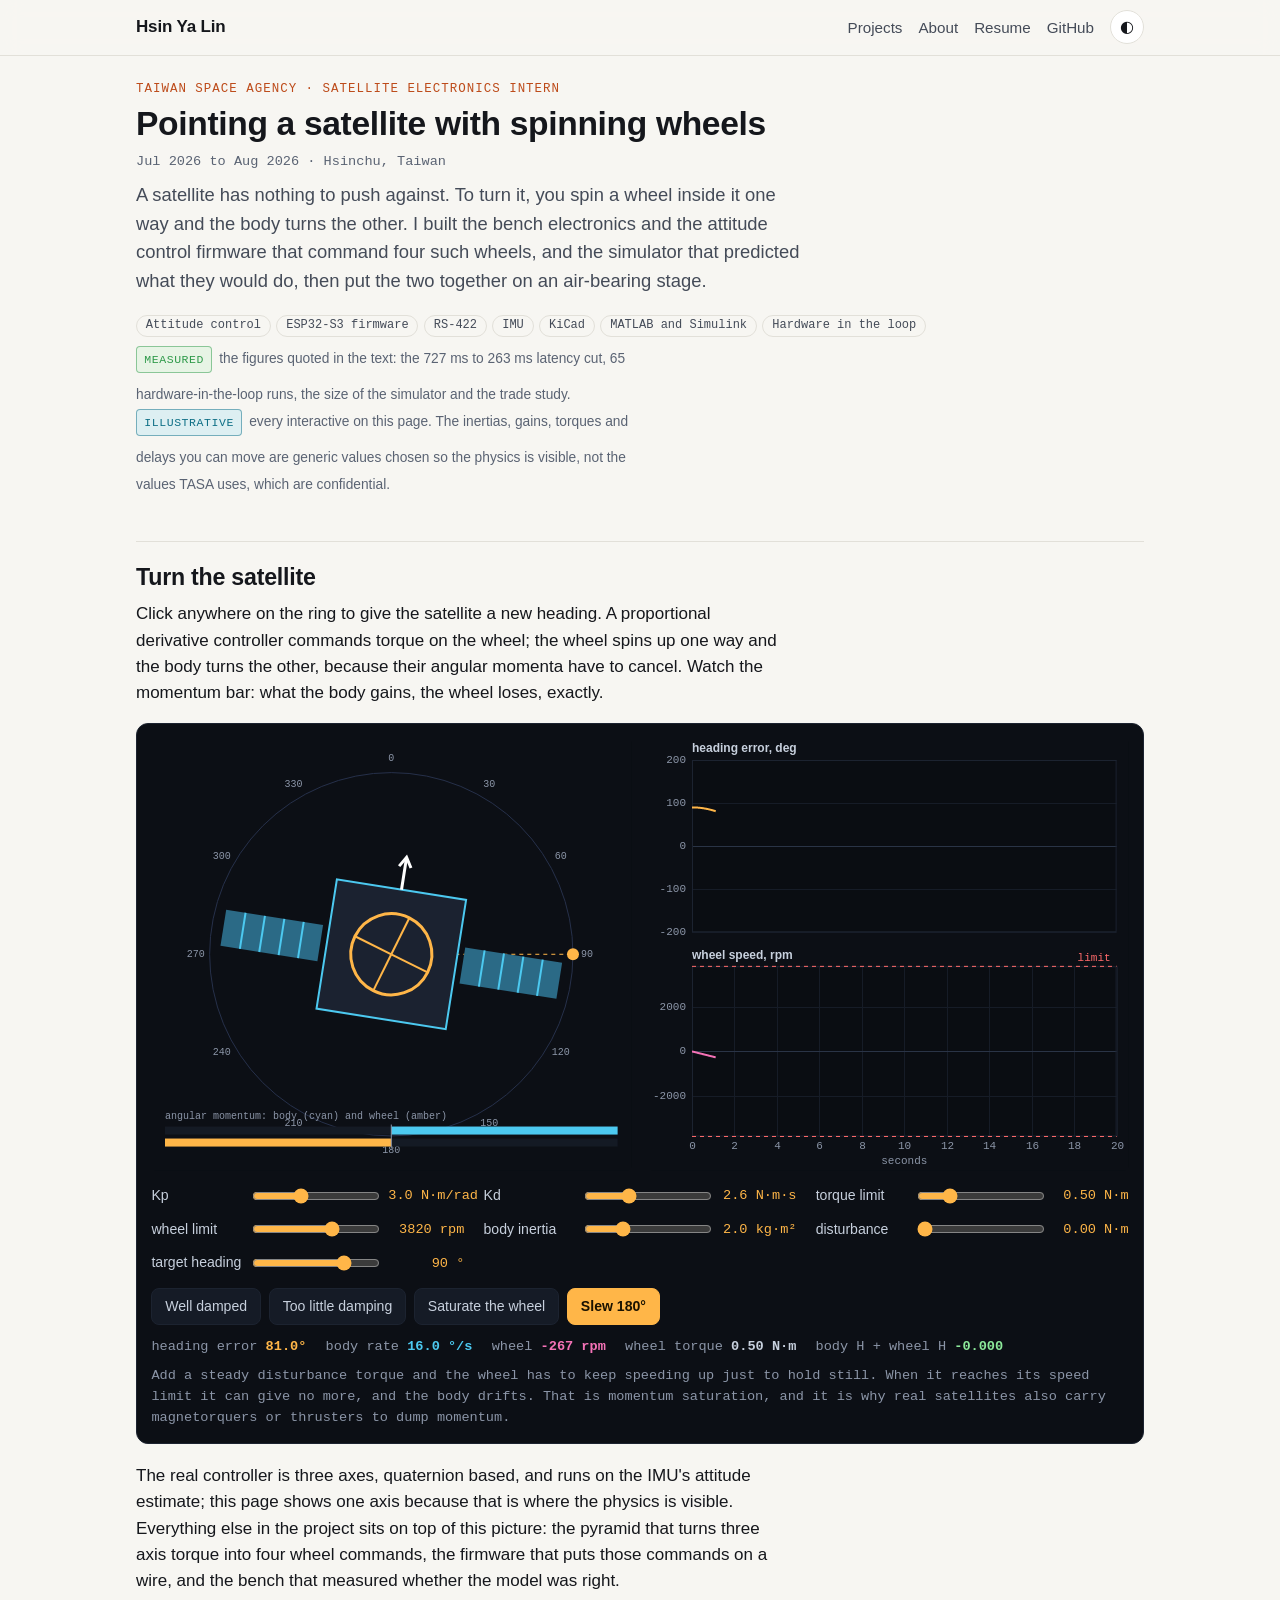
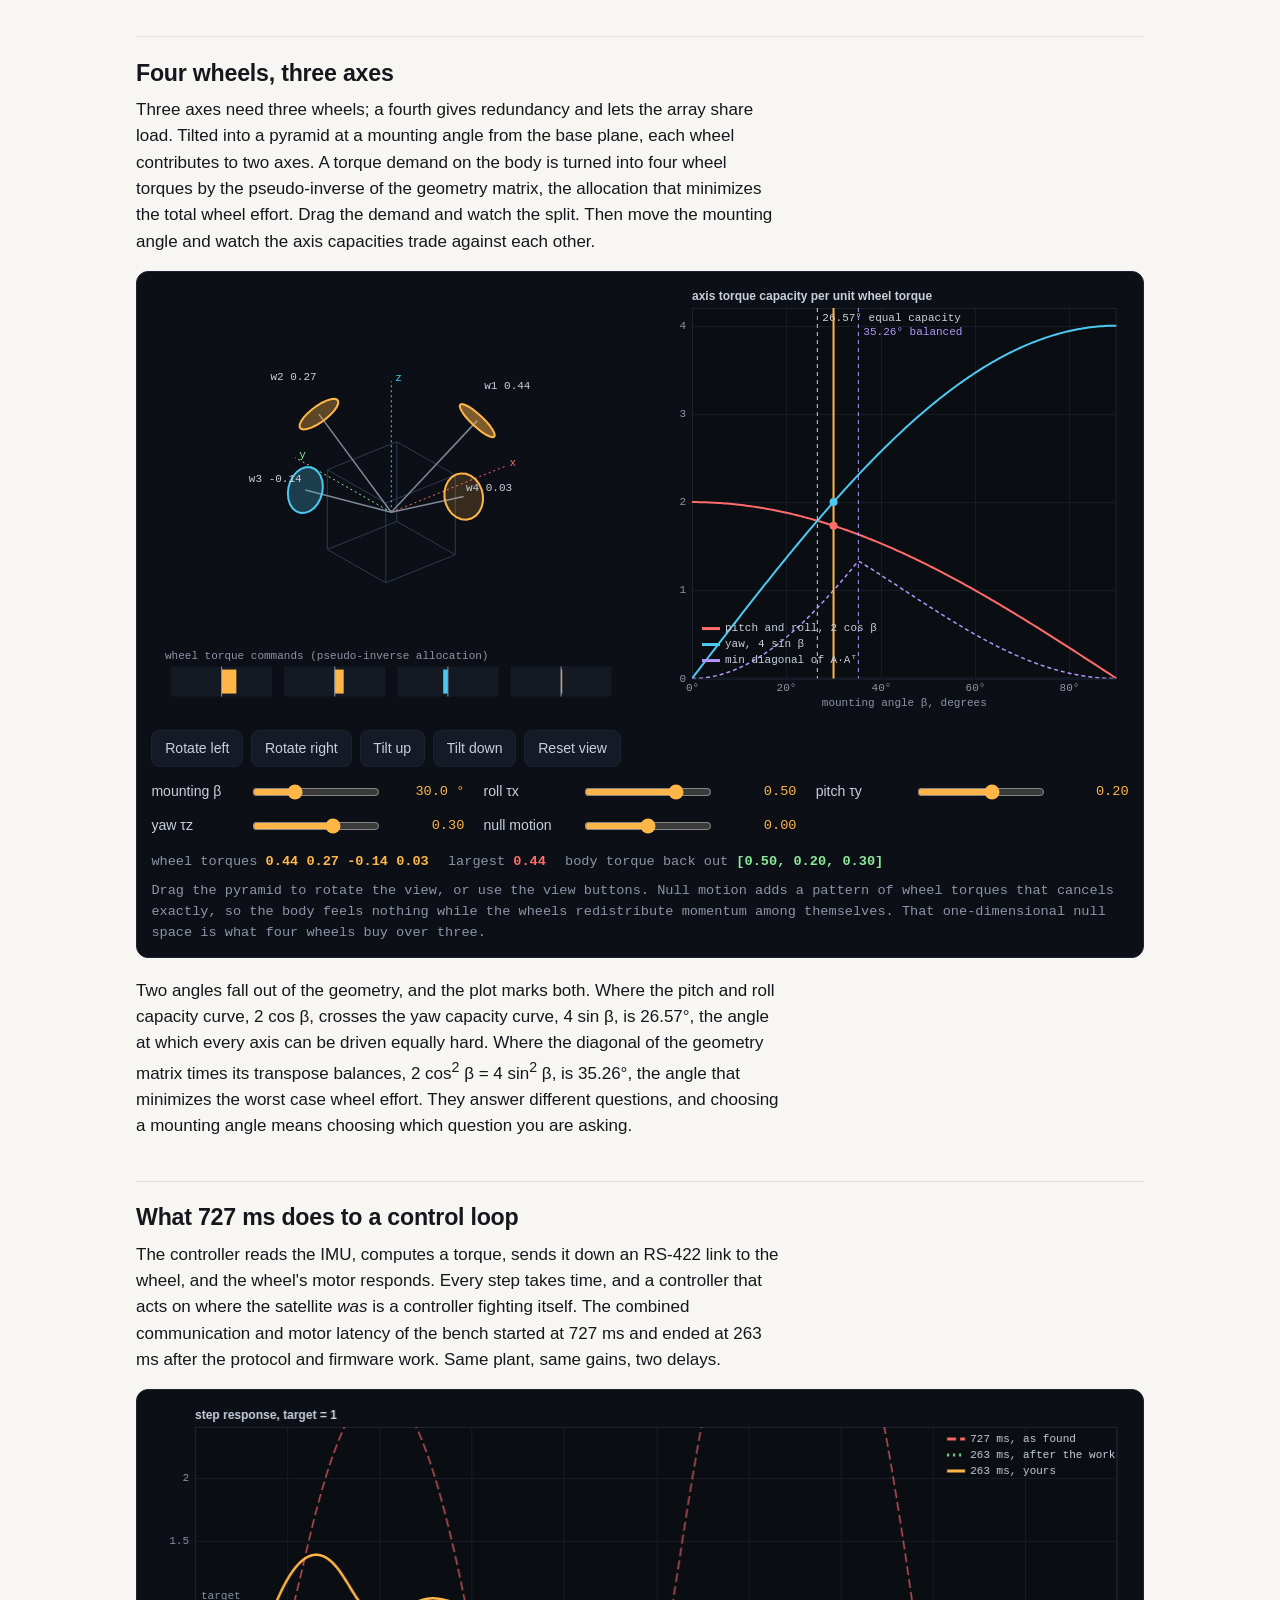
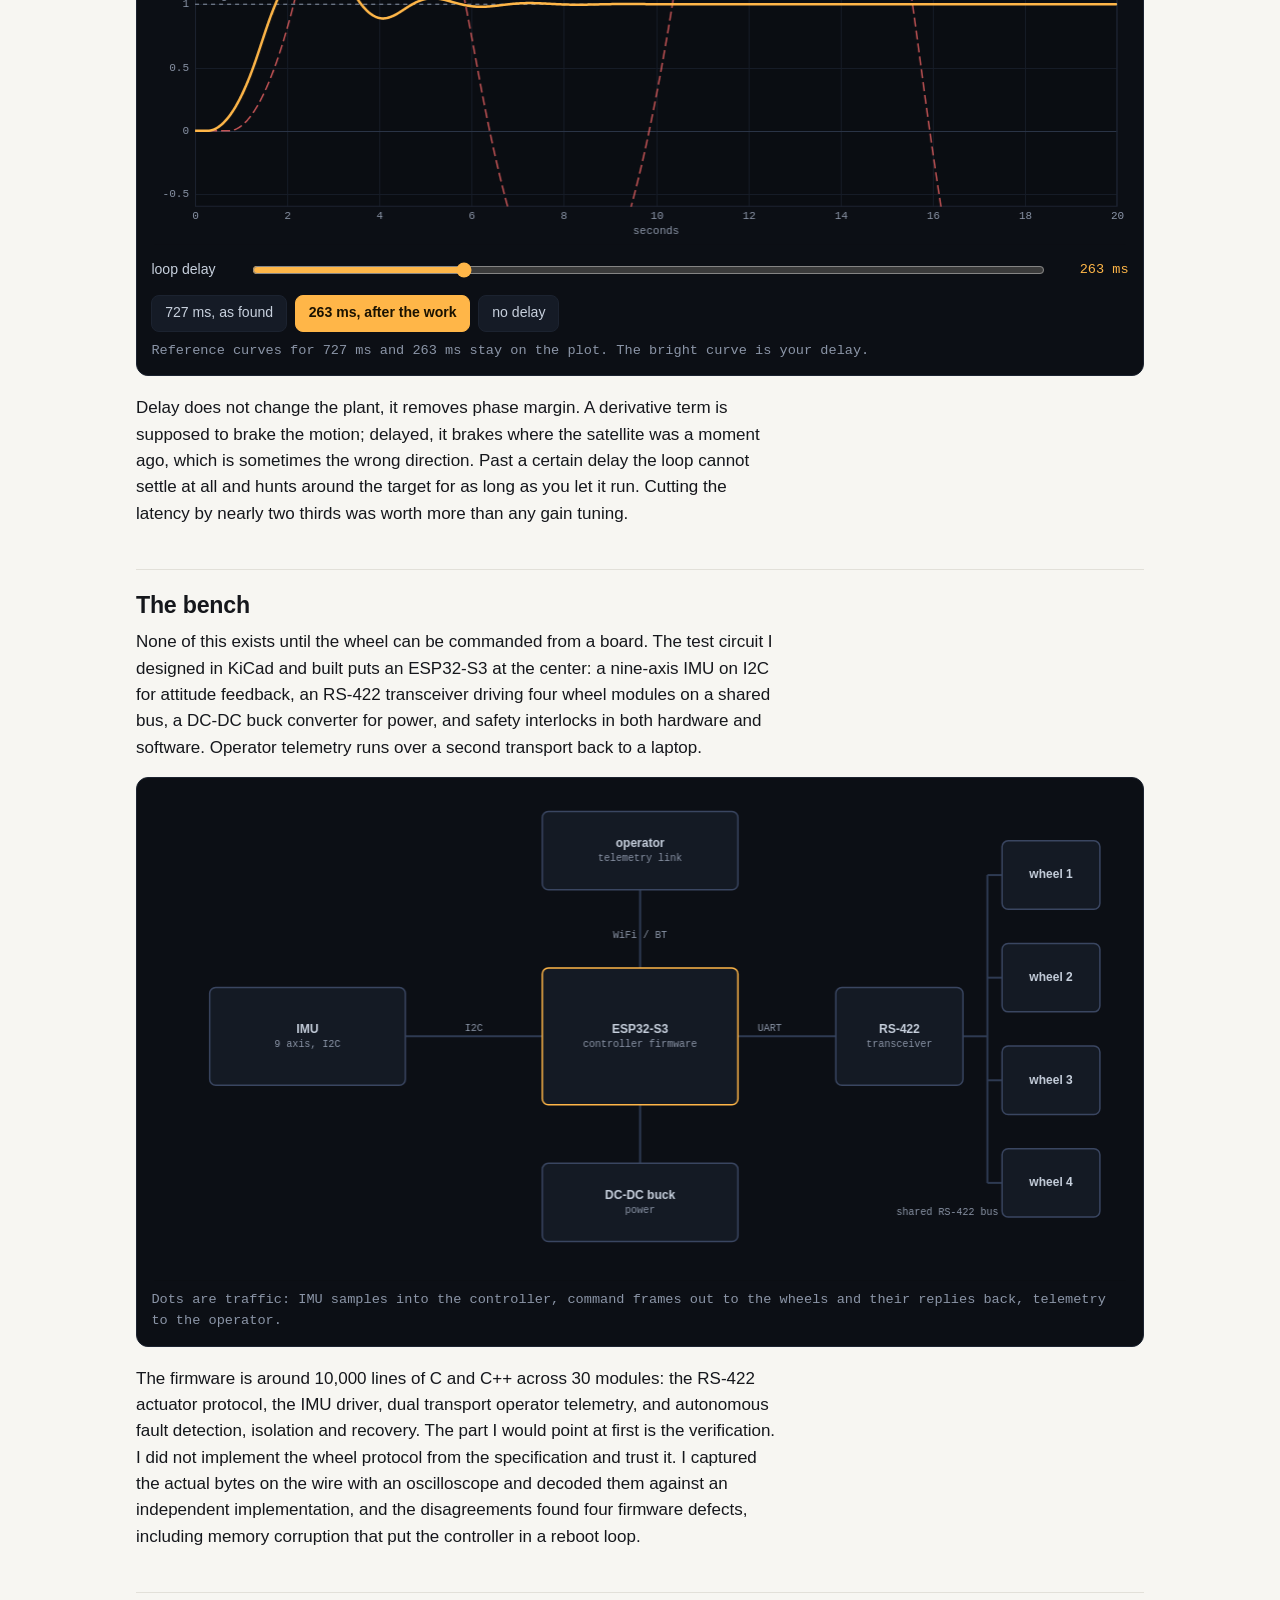
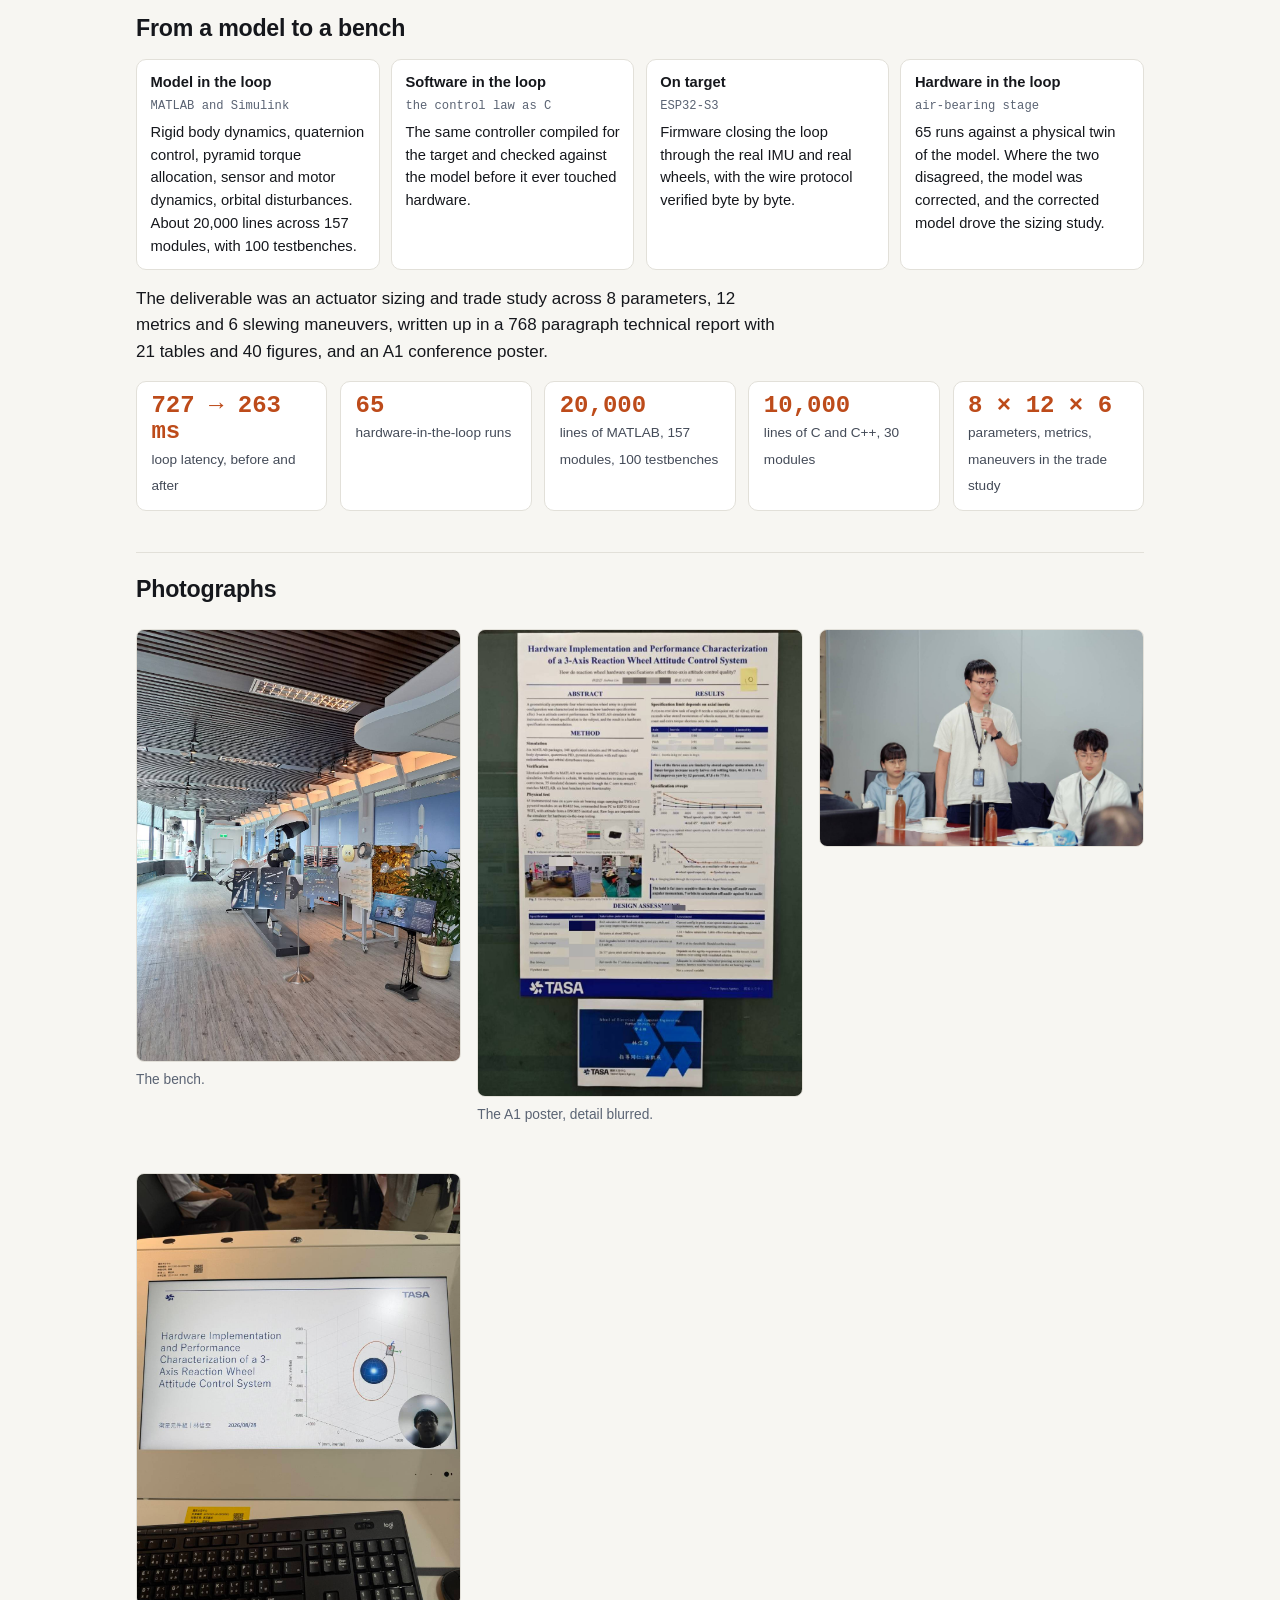
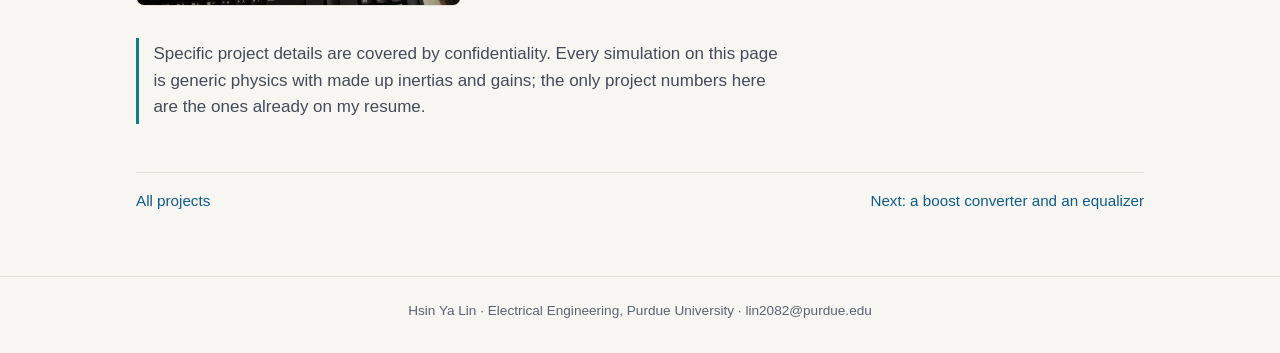
<file: projects/tasa/index.html>
<!DOCTYPE html>
<html lang="en">
<head>
<meta charset="UTF-8">
<meta name="viewport" content="width=device-width, initial-scale=1.0">
<title>Reaction Wheel Attitude Control, Taiwan Space Agency | Hsin Ya Lin</title>
<meta name="description" content="Slew a satellite with a reaction wheel, allocate torque across a four-wheel pyramid, and see what 727 ms of loop latency does to a controller. ESP32-S3 firmware, KiCad bench hardware, hardware in the loop.">
<link rel="canonical" href="https://joshua-hsinya-lin.github.io/projects/tasa/index.html">
<meta property="og:title" content="Reaction Wheel Attitude Control, Taiwan Space Agency">
<meta property="og:description" content="Slew a satellite with a reaction wheel, allocate torque across a four-wheel pyramid, and see what 727 ms of loop latency does to a controller. ESP32-S3 firmware, KiCad bench hardware, hardware in the loop.">
<meta property="og:type" content="article">
<meta property="og:url" content="https://joshua-hsinya-lin.github.io/projects/tasa/index.html">
<meta property="og:image" content="https://joshua-hsinya-lin.github.io/profile.jpg">
<meta name="twitter:card" content="summary">
<meta name="twitter:title" content="Reaction Wheel Attitude Control, Taiwan Space Agency">
<meta name="twitter:description" content="Slew a satellite with a reaction wheel, allocate torque across a four-wheel pyramid, and see what 727 ms of loop latency does to a controller. ESP32-S3 firmware, KiCad bench hardware, hardware in the loop.">
<meta name="twitter:image" content="https://joshua-hsinya-lin.github.io/profile.jpg">
<link rel="stylesheet" href="../../shared/site.css">
<script src="../../shared/site.js"></script>
<style>
.split { display: grid; grid-template-columns: minmax(0, 1fr) minmax(0, 1fr); gap: 1rem; }
@media (max-width: 760px) { .split { grid-template-columns: 1fr; } }
.tiers { display: grid; grid-template-columns: repeat(auto-fit, minmax(min(200px, 100%), 1fr)); gap: 0.7rem; margin: 1rem 0; }
.tier { background: var(--bg2); border: 1px solid var(--rule); border-radius: 10px; padding: 0.7rem 0.85rem; font-size: 0.92rem; }
.tier b { display: block; margin-bottom: 0.2rem; }
.tier span { display: block; color: var(--muted); font-family: var(--mono); font-size: 0.76rem; margin-bottom: 0.3rem; }
</style>
</head>
<body>
<header class="site-header" data-root="../../"></header>
<main class="project">
<div class="kicker">Taiwan Space Agency · Satellite Electronics Intern</div>
<h1>Pointing a satellite with spinning wheels</h1>
<div class="when">Jul 2026 to Aug 2026 · Hsinchu, Taiwan</div>
<p class="lede">A satellite has nothing to push against. To turn it, you spin a wheel inside it one way and the body turns the other. I built the bench electronics and the attitude control firmware that command four such wheels, and the simulator that predicted what they would do, then put the two together on an air-bearing stage.</p>
<div class="tags"><span>Attitude control</span><span>ESP32-S3 firmware</span><span>RS-422</span><span>IMU</span><span>KiCad</span><span>MATLAB and Simulink</span><span>Hardware in the loop</span></div>
<p class="src kinds"><span class="kind measured">Measured</span> the figures quoted in the text: the 727 ms to 263 ms latency cut, 65 hardware-in-the-loop runs, the size of the simulator and the trade study. <span class="kind illustrative">Illustrative</span> every interactive on this page. The inertias, gains, torques and delays you can move are generic values chosen so the physics is visible, not the values TASA uses, which are confidential.</p>

<section class="sub" id="wheel">
<h2>Turn the satellite</h2>
<p>Click anywhere on the ring to give the satellite a new heading. A proportional derivative controller commands torque on the wheel; the wheel spins up one way and the body turns the other, because their angular momenta have to cancel. Watch the momentum bar: what the body gains, the wheel loses, exactly.</p>
<div class="panel">
  <div class="split">
    <canvas id="sat" aria-label="Top view of a satellite with a reaction wheel"></canvas>
    <canvas id="satplot" aria-label="Heading and wheel speed against time"></canvas>
  </div>
  <div class="controls" id="satctl"></div>
  <div class="btnrow" id="satrow"></div>
  <div id="satro"></div>
  <p class="hint">Add a steady disturbance torque and the wheel has to keep speeding up just to hold still. When it reaches its speed limit it can give no more, and the body drifts. That is momentum saturation, and it is why real satellites also carry magnetorquers or thrusters to dump momentum.</p>
</div>
<p>The real controller is three axes, quaternion based, and runs on the IMU's attitude estimate; this page shows one axis because that is where the physics is visible. Everything else in the project sits on top of this picture: the pyramid that turns three axis torque into four wheel commands, the firmware that puts those commands on a wire, and the bench that measured whether the model was right.</p>
</section>

<section class="sub" id="pyramid">
<h2>Four wheels, three axes</h2>
<p>Three axes need three wheels; a fourth gives redundancy and lets the array share load. Tilted into a pyramid at a mounting angle from the base plane, each wheel contributes to two axes. A torque demand on the body is turned into four wheel torques by the pseudo-inverse of the geometry matrix, the allocation that minimizes the total wheel effort. Drag the demand and watch the split. Then move the mounting angle and watch the axis capacities trade against each other.</p>
<div class="panel">
  <div class="split">
    <canvas id="pyr" aria-label="Four wheel pyramid"></canvas>
    <canvas id="cap" aria-label="Axis torque capacity against mounting angle"></canvas>
  </div>
  <div class="btnrow" id="pyrview"></div>
  <div class="controls" id="pyrctl"></div>
  <div id="pyrro"></div>
  <p class="hint">Drag the pyramid to rotate the view, or use the view buttons. Null motion adds a pattern of wheel torques that cancels exactly, so the body feels nothing while the wheels redistribute momentum among themselves. That one-dimensional null space is what four wheels buy over three.</p>
</div>
<p>Two angles fall out of the geometry, and the plot marks both. Where the pitch and roll capacity curve, 2 cos &beta;, crosses the yaw capacity curve, 4 sin &beta;, is 26.57&deg;, the angle at which every axis can be driven equally hard. Where the diagonal of the geometry matrix times its transpose balances, 2 cos<sup>2</sup> &beta; = 4 sin<sup>2</sup> &beta;, is 35.26&deg;, the angle that minimizes the worst case wheel effort. They answer different questions, and choosing a mounting angle means choosing which question you are asking.</p>
</section>

<section class="sub" id="latency">
<h2>What 727 ms does to a control loop</h2>
<p>The controller reads the IMU, computes a torque, sends it down an RS-422 link to the wheel, and the wheel's motor responds. Every step takes time, and a controller that acts on where the satellite <em>was</em> is a controller fighting itself. The combined communication and motor latency of the bench started at 727 ms and ended at 263 ms after the protocol and firmware work. Same plant, same gains, two delays.</p>
<div class="panel">
  <canvas id="lat" aria-label="Step response with loop delay"></canvas>
  <div class="controls" id="latctl"></div>
  <div class="btnrow" id="latrow"></div>
  <p class="hint">Reference curves for 727 ms and 263 ms stay on the plot. The bright curve is your delay.</p>
</div>
<p>Delay does not change the plant, it removes phase margin. A derivative term is supposed to brake the motion; delayed, it brakes where the satellite was a moment ago, which is sometimes the wrong direction. Past a certain delay the loop cannot settle at all and hunts around the target for as long as you let it run. Cutting the latency by nearly two thirds was worth more than any gain tuning.</p>
</section>

<section class="sub" id="bench">
<h2>The bench</h2>
<p>None of this exists until the wheel can be commanded from a board. The test circuit I designed in KiCad and built puts an ESP32-S3 at the center: a nine-axis IMU on I2C for attitude feedback, an RS-422 transceiver driving four wheel modules on a shared bus, a DC-DC buck converter for power, and safety interlocks in both hardware and software. Operator telemetry runs over a second transport back to a laptop.</p>
<div class="panel">
  <canvas id="blk" aria-label="Block diagram of the bench electronics"></canvas>
  <p class="hint">Dots are traffic: IMU samples into the controller, command frames out to the wheels and their replies back, telemetry to the operator.</p>
</div>
<p>The firmware is around 10,000 lines of C and C++ across 30 modules: the RS-422 actuator protocol, the IMU driver, dual transport operator telemetry, and autonomous fault detection, isolation and recovery. The part I would point at first is the verification. I did not implement the wheel protocol from the specification and trust it. I captured the actual bytes on the wire with an oscilloscope and decoded them against an independent implementation, and the disagreements found four firmware defects, including memory corruption that put the controller in a reboot loop.</p>
</section>

<section class="sub" id="vmodel">
<h2>From a model to a bench</h2>
<div class="tiers">
  <div class="tier"><b>Model in the loop</b><span>MATLAB and Simulink</span>Rigid body dynamics, quaternion control, pyramid torque allocation, sensor and motor dynamics, orbital disturbances. About 20,000 lines across 157 modules, with 100 testbenches.</div>
  <div class="tier"><b>Software in the loop</b><span>the control law as C</span>The same controller compiled for the target and checked against the model before it ever touched hardware.</div>
  <div class="tier"><b>On target</b><span>ESP32-S3</span>Firmware closing the loop through the real IMU and real wheels, with the wire protocol verified byte by byte.</div>
  <div class="tier"><b>Hardware in the loop</b><span>air-bearing stage</span>65 runs against a physical twin of the model. Where the two disagreed, the model was corrected, and the corrected model drove the sizing study.</div>
</div>
<p>The deliverable was an actuator sizing and trade study across 8 parameters, 12 metrics and 6 slewing maneuvers, written up in a 768 paragraph technical report with 21 tables and 40 figures, and an A1 conference poster.</p>
<div class="stats">
  <div class="stat"><b>727 → 263 ms</b><span>loop latency, before and after</span></div>
  <div class="stat"><b>65</b><span>hardware-in-the-loop runs</span></div>
  <div class="stat"><b>20,000</b><span>lines of MATLAB, 157 modules, 100 testbenches</span></div>
  <div class="stat"><b>10,000</b><span>lines of C and C++, 30 modules</span></div>
  <div class="stat"><b>8 × 12 × 6</b><span>parameters, metrics, maneuvers in the trade study</span></div>
</div>
</section>

<section class="sub" id="photos">
<h2>Photographs</h2>
<div class="figs">
<figure><img src="office.jpg" alt="Bench setup at the Taiwan Space Agency" loading="lazy"><figcaption>The bench.</figcaption></figure>
<figure><img src="poster-blurred.jpg" alt="Conference poster, technical detail blurred for confidentiality" loading="lazy"><figcaption>The A1 poster, detail blurred.</figcaption></figure>
<figure><img src="intro.jpg" alt="Introduction at the Taiwan Space Agency" loading="lazy"></figure>
<figure><img src="presentation.jpg" alt="Online presentation" loading="lazy"></figure>
</div>
<p class="note">Specific project details are covered by confidentiality. Every simulation on this page is generic physics with made up inertias and gains; the only project numbers here are the ones already on my resume.</p>
</section>

<div class="next"><a href="../../index.html#projects">All projects</a><a href="../ece20007/index.html">Next: a boost converter and an equalizer</a></div>
</main>
<footer class="site-footer"></footer>

<script>
(function () {
  const C = Site.colors;
  const TAU = Math.PI * 2;
  function wrap(a) { while (a > Math.PI) a -= TAU; while (a < -Math.PI) a += TAU; return a; }

  /* One axis satellite with a reaction wheel. Body torque tb comes from the
     wheel reaction, so Ib*dw/dt = tb + disturbance and Iw*dW/dt = -tb. */
  const P = { Ib: 2.0, Iw: 0.02, Kp: 3.0, Kd: 2.6, tmax: 0.5, wmax: 400, dist: 0 };
  const S = { th: 0, om: 0, W: 0, tgt: Math.PI / 2, t: 0, tb: 0, sat: false, hist: [] };
  const HIST_T = 20;
  function satStep(dt) {
    const e = wrap(S.tgt - S.th);
    let tb = P.Kp * e - P.Kd * S.om;
    tb = Site.clamp(tb, -P.tmax, P.tmax);
    const pushing = (-tb) * S.W > 0;
    S.sat = Math.abs(S.W) >= P.wmax && pushing;
    if (S.sat) tb = 0;
    S.tb = tb;
    S.om += (tb + P.dist) / P.Ib * dt;
    S.W += (-tb) / P.Iw * dt;
    S.W = Site.clamp(S.W, -P.wmax, P.wmax);
    S.th += S.om * dt;
    S.t += dt;
  }
  const satctl = document.getElementById('satctl');
  const sKp = Site.slider(satctl, { label: 'Kp', min: 0.2, max: 8, step: 0.1, value: P.Kp, unit: 'N·m/rad', digits: 1, onInput: function (v) { P.Kp = v; } });
  const sKd = Site.slider(satctl, { label: 'Kd', min: 0, max: 8, step: 0.1, value: P.Kd, unit: 'N·m·s', digits: 1, onInput: function (v) { P.Kd = v; } });
  const sT = Site.slider(satctl, { label: 'torque limit', min: 0.05, max: 2, step: 0.05, value: P.tmax, unit: 'N·m', onInput: function (v) { P.tmax = v; } });
  const sW = Site.slider(satctl, { label: 'wheel limit', min: 50, max: 600, step: 10, value: P.wmax, fmt: function (v) { return (v * 60 / TAU).toFixed(0) + ' rpm'; }, onInput: function (v) { P.wmax = v; } });
  const sI = Site.slider(satctl, { label: 'body inertia', min: 0.5, max: 6, step: 0.1, value: P.Ib, unit: 'kg·m²', digits: 1, onInput: function (v) { P.Ib = v; } });
  const sD = Site.slider(satctl, { label: 'disturbance', min: 0, max: 0.5, step: 0.01, value: 0, unit: 'N·m', onInput: function (v) { P.dist = v; } });
  const sTgt = Site.slider(satctl, { label: 'target heading', min: -180, max: 180, step: 1, value: 90, unit: '°', digits: 0, onInput: function (v) { S.tgt = v * Math.PI / 180; } });
  function setTarget(rad) {
    S.tgt = wrap(rad);
    sTgt.value = Math.round(S.tgt * 180 / Math.PI);
  }
  const satrow = document.getElementById('satrow');
  function preset(o) { Object.assign(P, o); sKp.value = P.Kp; sKd.value = P.Kd; sT.value = P.tmax; sW.value = P.wmax; sI.value = P.Ib; sD.value = P.dist; S.W = 0; S.om = 0; }
  Site.button(satrow, { label: 'Well damped', onClick: function () { preset({ Kp: 3, Kd: 2.6, tmax: 0.5, wmax: 400, Ib: 2, dist: 0 }); setTarget(S.th + Math.PI / 2); } });
  Site.button(satrow, { label: 'Too little damping', onClick: function () { preset({ Kp: 6, Kd: 0.6, tmax: 0.5, wmax: 400, Ib: 2, dist: 0 }); setTarget(S.th + Math.PI / 2); } });
  Site.button(satrow, { label: 'Saturate the wheel', onClick: function () { preset({ Kp: 3, Kd: 2.6, tmax: 0.5, wmax: 120, Ib: 2, dist: 0.3 }); } });
  Site.button(satrow, { label: 'Slew 180°', primary: true, onClick: function () { setTarget(S.th + Math.PI); } });
  const satro = Site.readouts(document.getElementById('satro'), [
    { key: 'err', label: 'heading error', color: 'amber' }, { key: 'rate', label: 'body rate', color: 'cyan' },
    { key: 'W', label: 'wheel', color: 'pink' }, { key: 'tq', label: 'wheel torque' }, { key: 'H', label: 'body H + wheel H', color: 'green' }
  ]);

  const sat = Site.canvas(document.getElementById('sat'), { aspect: 0.9 });
  /* The ring is a shortcut, not the only way in: the heading slider above
     sets the same variable, so nothing here needs a mouse. */
  function pickTarget(x, y) {
    const dx = x - sat.w / 2;
    const dy = y - sat.h / 2;
    if (Math.hypot(dx, dy) < 10) return;
    setTarget(Math.atan2(dy, dx) + Math.PI / 2);
  }
  Site.drag(sat.el, { down: pickTarget, move: pickTarget });
  sat.el.style.cursor = 'crosshair';
  function drawSat() {
    const c = sat.ctx, w = sat.w, h = sat.h;
    c.fillStyle = C.panel;
    c.fillRect(0, 0, w, h);
    const cx = w / 2, cy = h / 2;
    const R = Math.min(w, h) * 0.42;
    c.strokeStyle = '#26304a';
    c.lineWidth = 1;
    c.beginPath();
    c.arc(cx, cy, R, 0, TAU);
    c.stroke();
    c.font = '10px ' + Site.mono();
    c.fillStyle = C.muted;
    c.textAlign = 'center';
    c.textBaseline = 'middle';
    for (let d = 0; d < 360; d += 30) {
      const a = d * Math.PI / 180 - Math.PI / 2;
      c.fillText(String(d), cx + Math.cos(a) * (R + 14), cy + Math.sin(a) * (R + 14));
    }
    const ta = S.tgt - Math.PI / 2;
    c.strokeStyle = C.amber;
    c.setLineDash([4, 4]);
    c.beginPath();
    c.moveTo(cx, cy);
    c.lineTo(cx + Math.cos(ta) * R, cy + Math.sin(ta) * R);
    c.stroke();
    c.setLineDash([]);
    c.fillStyle = C.amber;
    c.beginPath();
    c.arc(cx + Math.cos(ta) * R, cy + Math.sin(ta) * R, 6, 0, TAU);
    c.fill();
    c.save();
    c.translate(cx, cy);
    c.rotate(S.th);
    const b = R * 0.36;
    c.fillStyle = '#1b2230';
    c.strokeStyle = C.cyan;
    c.lineWidth = 2;
    c.fillRect(-b, -b, 2 * b, 2 * b);
    c.strokeRect(-b, -b, 2 * b, 2 * b);
    c.fillStyle = '#2b6a86';
    c.fillRect(-b * 2.6, -b * 0.28, b * 1.5, b * 0.56);
    c.fillRect(b * 1.1, -b * 0.28, b * 1.5, b * 0.56);
    c.strokeStyle = '#4cc9f0';
    for (let i = 1; i <= 4; i++) {
      c.beginPath(); c.moveTo(-b * 2.6 + i * b * 0.3, -b * 0.28); c.lineTo(-b * 2.6 + i * b * 0.3, b * 0.28); c.stroke();
      c.beginPath(); c.moveTo(b * 1.1 + i * b * 0.3, -b * 0.28); c.lineTo(b * 1.1 + i * b * 0.3, b * 0.28); c.stroke();
    }
    c.strokeStyle = C.white;
    c.lineWidth = 3;
    c.beginPath();
    c.moveTo(0, -b);
    c.lineTo(0, -b * 1.5);
    c.stroke();
    c.beginPath();
    c.moveTo(-6, -b * 1.35); c.lineTo(0, -b * 1.5); c.lineTo(6, -b * 1.35);
    c.stroke();
    c.rotate(S.wheelAngle || 0);
    c.strokeStyle = S.sat ? C.red : C.amber;
    c.lineWidth = 3;
    c.beginPath();
    c.arc(0, 0, b * 0.62, 0, TAU);
    c.stroke();
    c.lineWidth = 2;
    for (let i = 0; i < 4; i++) {
      c.beginPath();
      c.moveTo(0, 0);
      c.lineTo(Math.cos(i * Math.PI / 2) * b * 0.62, Math.sin(i * Math.PI / 2) * b * 0.62);
      c.stroke();
    }
    c.restore();
    const Hb = P.Ib * S.om, Hw = P.Iw * S.W;
    const scale = Math.max(1e-6, Math.max(Math.abs(Hb), Math.abs(Hw), 0.5));
    const bx = 14, by = h - 44, bw = w - 28;
    c.fillStyle = C.muted;
    c.textAlign = 'left';
    c.fillText('angular momentum: body (cyan) and wheel (amber)', bx, by - 10);
    c.fillStyle = '#141a24';
    c.fillRect(bx, by, bw, 8);
    c.fillRect(bx, by + 12, bw, 8);
    c.fillStyle = C.cyan;
    const hb = Hb / scale * bw / 2;
    c.fillRect(bx + bw / 2, by, hb, 8);
    c.fillStyle = S.sat ? C.red : C.amber;
    const hw = Hw / scale * bw / 2;
    c.fillRect(bx + bw / 2, by + 12, hw, 8);
    c.fillStyle = C.muted;
    c.fillRect(bx + bw / 2 - 0.5, by - 2, 1, 24);
    if (S.sat) {
      c.fillStyle = C.red;
      c.textAlign = 'center';
      c.font = '600 12px ' + Site.sans();
      c.fillText('wheel saturated', cx, cy + R + 2);
    }
  }
  const satplot = Site.canvas(document.getElementById('satplot'), { aspect: 0.9 });
  function drawSatPlot() {
    const c = satplot.ctx, w = satplot.w, h = satplot.h;
    c.fillStyle = C.panel;
    c.fillRect(0, 0, w, h);
    const t0 = Math.max(0, S.t - HIST_T);
    const p1 = new Site.Plot(c, { x: [t0, t0 + HIST_T], y: [-200, 200], box: { x: 44, y: 22, w: w - 56, h: h / 2 - 44 }, title: 'heading error, deg', xticks: [] });
    const p2 = new Site.Plot(c, { x: [t0, t0 + HIST_T], y: [-P.wmax * 60 / TAU, P.wmax * 60 / TAU], box: { x: 44, y: h / 2 + 12, w: w - 56, h: h / 2 - 46 }, title: 'wheel speed, rpm', xlabel: 'seconds' });
    p1.axes();
    p2.axes();
    if (S.hist.length > 1) {
      p1.line(S.hist.map(function (q) { return [q[0], q[1]]; }), { color: C.amber, width: 2 });
      p2.line(S.hist.map(function (q) { return [q[0], q[2]]; }), { color: C.pink, width: 2 });
    }
    p2.hline(P.wmax * 60 / TAU * 0.999, { color: C.red, label: 'limit' });
    p2.hline(-P.wmax * 60 / TAU * 0.999, { color: C.red });
  }
  S.wheelAngle = 0;
  const satLoop = Site.loop(sat.el, function (dt) {
    const n = Math.max(1, Math.round(dt / 0.004));
    const h = dt / n;
    for (let i = 0; i < n; i++) satStep(h);
    S.wheelAngle += S.W * dt * 0.08;
    S.hist.push([S.t, wrap(S.tgt - S.th) * 180 / Math.PI, S.W * 60 / TAU]);
    while (S.hist.length && S.hist[0][0] < S.t - HIST_T) S.hist.shift();
    drawSat();
    drawSatPlot();
    satro.set('err', (wrap(S.tgt - S.th) * 180 / Math.PI).toFixed(1) + '°');
    satro.set('rate', (S.om * 180 / Math.PI).toFixed(1) + ' °/s');
    satro.set('W', (S.W * 60 / TAU).toFixed(0) + ' rpm');
    satro.set('tq', S.tb.toFixed(2) + ' N·m');
    satro.set('H', (P.Ib * S.om + P.Iw * S.W).toFixed(3) + (P.dist ? ' (disturbed)' : ''));
  });
  satLoop.start();

  /* Pyramid allocation */
  const Q = { beta: 30 * Math.PI / 180, tx: 0.5, ty: 0.2, tz: 0.3, nul: 0, yaw: 0.7, pitch: 0.5 };
  function axes(beta) {
    const cb = Math.cos(beta), sb = Math.sin(beta);
    return [[cb, 0, sb], [0, cb, sb], [-cb, 0, sb], [0, -cb, sb]];
  }
  function allocate() {
    const A = axes(Q.beta);
    const cb = Math.cos(Q.beta), sb = Math.sin(Q.beta);
    const d = [1 / (2 * cb * cb), 1 / (2 * cb * cb), 1 / (4 * sb * sb)];
    const v = [Q.tx * d[0], Q.ty * d[1], Q.tz * d[2]];
    const wv = A.map(function (a) { return a[0] * v[0] + a[1] * v[1] + a[2] * v[2]; });
    const nul = [1, -1, 1, -1];
    return wv.map(function (x, i) { return x + Q.nul * nul[i]; });
  }
  function bodyTorque(wv) {
    const A = axes(Q.beta);
    const t = [0, 0, 0];
    for (let i = 0; i < 4; i++) for (let k = 0; k < 3; k++) t[k] += A[i][k] * wv[i];
    return t;
  }
  const pyrctl = document.getElementById('pyrctl');
  Site.slider(pyrctl, { label: 'mounting β', min: 5, max: 85, step: 0.5, value: 30, unit: '°', digits: 1, onInput: function (v) { Q.beta = v * Math.PI / 180; drawPyr(); drawCap(); } });
  Site.slider(pyrctl, { label: 'roll τx', min: -1, max: 1, step: 0.01, value: Q.tx, onInput: function (v) { Q.tx = v; drawPyr(); } });
  Site.slider(pyrctl, { label: 'pitch τy', min: -1, max: 1, step: 0.01, value: Q.ty, onInput: function (v) { Q.ty = v; drawPyr(); } });
  Site.slider(pyrctl, { label: 'yaw τz', min: -1, max: 1, step: 0.01, value: Q.tz, onInput: function (v) { Q.tz = v; drawPyr(); } });
  Site.slider(pyrctl, { label: 'null motion', min: -1, max: 1, step: 0.01, value: 0, onInput: function (v) { Q.nul = v; drawPyr(); } });
  const pyrro = Site.readouts(document.getElementById('pyrro'), [
    { key: 'w', label: 'wheel torques', color: 'amber' }, { key: 'max', label: 'largest', color: 'red' }, { key: 'chk', label: 'body torque back out', color: 'green' }
  ]);
  const pyr = Site.canvas(document.getElementById('pyr'), { aspect: 0.9 });
  let pd = null;
  Site.drag(pyr.el, {
    down: function (x, y) { pd = [x, y, Q.yaw, Q.pitch]; },
    move: function (x, y) {
      if (!pd) return;
      Q.yaw = pd[2] + (x - pd[0]) * 0.01;
      Q.pitch = Site.clamp(pd[3] + (y - pd[1]) * 0.01, -1.4, 1.4);
      drawPyr();
    },
    up: function () { pd = null; }
  });
  pyr.el.style.cursor = 'grab';
  const viewrow = document.getElementById('pyrview');
  function turn(dy, dp) { Q.yaw += dy; Q.pitch = Site.clamp(Q.pitch + dp, -1.4, 1.4); drawPyr(); }
  Site.button(viewrow, { label: 'Rotate left', onClick: function () { turn(-0.25, 0); } });
  Site.button(viewrow, { label: 'Rotate right', onClick: function () { turn(0.25, 0); } });
  Site.button(viewrow, { label: 'Tilt up', onClick: function () { turn(0, -0.2); } });
  Site.button(viewrow, { label: 'Tilt down', onClick: function () { turn(0, 0.2); } });
  Site.button(viewrow, { label: 'Reset view', onClick: function () { Q.yaw = 0.7; Q.pitch = 0.5; drawPyr(); } });
  function project(v, w, h) {
    const cy = Math.cos(Q.yaw), sy = Math.sin(Q.yaw), cp = Math.cos(Q.pitch), sp = Math.sin(Q.pitch);
    const x1 = v[0] * cy - v[1] * sy;
    const y1 = v[0] * sy + v[1] * cy;
    const z1 = v[2];
    const y2 = y1 * cp - z1 * sp;
    const z2 = y1 * sp + z1 * cp;
    const s = Math.min(w, h) * 0.3;
    return [w / 2 + x1 * s, h / 2 + 10 - z2 * s, y2];
  }
  function drawPyr() {
    const c = pyr.ctx, w = pyr.w, h = pyr.h;
    c.fillStyle = C.panel;
    c.fillRect(0, 0, w, h);
    const wv = allocate();
    const A = axes(Q.beta);
    const cube = 0.35;
    const corners = [];
    for (let i = 0; i < 8; i++) corners.push([(i & 1 ? 1 : -1) * cube, (i & 2 ? 1 : -1) * cube, (i & 4 ? 1 : -1) * cube]);
    c.strokeStyle = '#2e3a52';
    c.lineWidth = 1;
    for (let i = 0; i < 8; i++) for (let j = i + 1; j < 8; j++) {
      const diff = (i ^ j);
      if (diff !== 1 && diff !== 2 && diff !== 4) continue;
      const a = project(corners[i], w, h), b = project(corners[j], w, h);
      c.beginPath(); c.moveTo(a[0], a[1]); c.lineTo(b[0], b[1]); c.stroke();
    }
    const axisNames = [['x', [1.15, 0, 0], C.red], ['y', [0, 1.15, 0], C.green], ['z', [0, 0, 1.15], C.cyan]];
    c.font = '11px ' + Site.mono();
    axisNames.forEach(function (ax) {
      const o = project([0, 0, 0], w, h), p = project(ax[1], w, h);
      c.strokeStyle = ax[2];
      c.setLineDash([2, 3]);
      c.beginPath(); c.moveTo(o[0], o[1]); c.lineTo(p[0], p[1]); c.stroke();
      c.setLineDash([]);
      c.fillStyle = ax[2];
      c.fillText(ax[0], p[0] + 4, p[1]);
    });
    const order = A.map(function (a, i) { return [project(a, w, h)[2], i]; }).sort(function (p, q) { return p[0] - q[0]; });
    order.forEach(function (oi) {
      const i = oi[1];
      const a = A[i];
      const o = project([0, 0, 0], w, h);
      const tip = project([a[0] * 1.0, a[1] * 1.0, a[2] * 1.0], w, h);
      c.strokeStyle = '#7d8798';
      c.lineWidth = 1.5;
      c.beginPath(); c.moveTo(o[0], o[1]); c.lineTo(tip[0], tip[1]); c.stroke();
      let u = [-a[1], a[0], 0];
      const un = Math.hypot(u[0], u[1]) || 1;
      u = [u[0] / un, u[1] / un, 0];
      const vv = [a[1] * u[2] - a[2] * u[1], a[2] * u[0] - a[0] * u[2], a[0] * u[1] - a[1] * u[0]];
      const rad = 0.18;
      c.beginPath();
      for (let k = 0; k <= 24; k++) {
        const ang = k / 24 * TAU;
        const pt = [a[0] + rad * (Math.cos(ang) * u[0] + Math.sin(ang) * vv[0]), a[1] + rad * (Math.cos(ang) * u[1] + Math.sin(ang) * vv[1]), a[2] + rad * (Math.cos(ang) * u[2] + Math.sin(ang) * vv[2])];
        const pp = project(pt, w, h);
        if (k === 0) c.moveTo(pp[0], pp[1]); else c.lineTo(pp[0], pp[1]);
      }
      const mag = Math.abs(wv[i]);
      c.fillStyle = wv[i] >= 0 ? 'rgba(255,182,72,' + (0.15 + 0.7 * Math.min(1, mag)) + ')' : 'rgba(76,201,240,' + (0.15 + 0.7 * Math.min(1, mag)) + ')';
      c.strokeStyle = wv[i] >= 0 ? C.amber : C.cyan;
      c.lineWidth = 2;
      c.fill();
      c.stroke();
      const lab = project([a[0] * 1.35, a[1] * 1.35, a[2] * 1.35], w, h);
      c.fillStyle = C.ink;
      c.textAlign = 'center';
      c.fillText('w' + (i + 1) + ' ' + wv[i].toFixed(2), lab[0], lab[1]);
    });
    const bx = 14, bw = w - 28, by = h - 52;
    c.fillStyle = C.muted;
    c.textAlign = 'left';
    c.fillText('wheel torque commands (pseudo-inverse allocation)', bx, by - 8);
    const cw = bw / 4;
    let mx = 0;
    for (let i = 0; i < 4; i++) {
      const x = bx + i * cw + 6;
      c.fillStyle = '#141a24';
      c.fillRect(x, by, cw - 12, 30);
      const f = Site.clamp(wv[i], -1.5, 1.5) / 1.5;
      c.fillStyle = Math.abs(wv[i]) > 1 ? C.red : (wv[i] >= 0 ? C.amber : C.cyan);
      c.fillRect(x + (cw - 12) / 2, by + 3, f * (cw - 12) / 2, 24);
      c.fillStyle = C.muted;
      c.fillRect(x + (cw - 12) / 2 - 0.5, by, 1, 30);
      if (Math.abs(wv[i]) > mx) mx = Math.abs(wv[i]);
    }
    const bt = bodyTorque(wv);
    pyrro.set('w', wv.map(function (x) { return x.toFixed(2); }).join('  '));
    pyrro.set('max', mx.toFixed(2) + (mx > 1 ? ' (over a wheel limit of 1)' : ''));
    pyrro.set('chk', '[' + bt.map(function (x) { return x.toFixed(2); }).join(', ') + ']');
  }
  const cap = Site.canvas(document.getElementById('cap'), { aspect: 0.9 });
  function drawCap() {
    const c = cap.ctx, w = cap.w, h = cap.h;
    c.fillStyle = C.panel;
    c.fillRect(0, 0, w, h);
    const p = new Site.Plot(c, { x: [0, 90], y: [0, 4.2], box: { x: 44, y: 22, w: w - 56, h: h - 62 }, title: 'axis torque capacity per unit wheel torque', xlabel: 'mounting angle β, degrees', xfmt: function (v) { return v + '°'; } });
    p.axes();
    const rp = [], yw = [], bal = [];
    for (let d = 0; d <= 90; d += 0.5) {
      const b = d * Math.PI / 180;
      rp.push([d, 2 * Math.cos(b)]);
      yw.push([d, 4 * Math.sin(b)]);
      bal.push([d, Math.min(2 * Math.cos(b) * Math.cos(b), 4 * Math.sin(b) * Math.sin(b)) * 1.0]);
    }
    p.line(rp, { color: C.red, width: 2 });
    p.line(yw, { color: C.cyan, width: 2 });
    p.line(bal, { color: C.violet, width: 1.5, dash: [4, 3] });
    p.vline(26.565, { color: C.ink, label: '26.57° equal capacity' });
    p.vline(35.264, { color: C.violet, label: '35.26° balanced', dy: 14 });
    const bd = Q.beta * 180 / Math.PI;
    p.vline(bd, { color: C.amber, dash: [], width: 2 });
    p.dot(bd, 2 * Math.cos(Q.beta), { color: C.red });
    p.dot(bd, 4 * Math.sin(Q.beta), { color: C.cyan });
    p.legend([{ label: 'pitch and roll, 2 cos β', color: C.red }, { label: 'yaw, 4 sin β', color: C.cyan }, { label: 'min diagonal of A·Aᵀ', color: C.violet }], { x: p.box.x + 10, y: p.box.y + p.box.h - 50 });
  }
  drawPyr();
  drawCap();
  pyr.onresize = drawPyr;
  cap.onresize = drawCap;

  /* Latency */
  const LP = { Ib: 1.0, Kp: 4.0, Kd: 2.5, tmax: 1.0 };
  function stepResponse(delay, T) {
    const dt = 0.002;
    const n = Math.round(T / dt);
    const nd = Math.round(delay / dt);
    const th = new Float64Array(n), om = new Float64Array(n);
    const buf = new Float64Array(Math.max(1, nd + 1));
    let x = 0, v = 0;
    const out = [];
    for (let i = 0; i < n; i++) {
      const e = 1 - x;
      let u = LP.Kp * e - LP.Kd * v;
      u = Site.clamp(u, -LP.tmax, LP.tmax);
      buf[i % buf.length] = u;
      const ud = i >= nd ? buf[(i - nd) % buf.length] : 0;
      v += ud / LP.Ib * dt;
      x += v * dt;
      th[i] = x; om[i] = v;
      if (i % 5 === 0) out.push([i * dt, x]);
    }
    return out;
  }
  const latctl = document.getElementById('latctl');
  const lD = Site.slider(latctl, { label: 'loop delay', min: 0, max: 1000, step: 1, value: 263, unit: 'ms', digits: 0, wide: true, onInput: drawLat });
  const latrow = document.getElementById('latrow');
  Site.button(latrow, { label: '727 ms, as found', onClick: function () { lD.value = 727; drawLat(); } });
  Site.button(latrow, { label: '263 ms, after the work', primary: true, onClick: function () { lD.value = 263; drawLat(); } });
  Site.button(latrow, { label: 'no delay', onClick: function () { lD.value = 0; drawLat(); } });
  const lat = Site.canvas(document.getElementById('lat'), { aspect: 0.45 });
  function drawLat() {
    const c = lat.ctx, w = lat.w, h = lat.h;
    c.fillStyle = C.panel;
    c.fillRect(0, 0, w, h);
    const T = 20;
    const p = new Site.Plot(c, { x: [0, T], y: [-0.6, 2.4], box: { x: 44, y: 22, w: w - 56, h: h - 60 }, title: 'step response, target = 1', xlabel: 'seconds' });
    p.axes();
    p.hline(1, { color: C.muted, label: 'target', align: 'left' });
    p.line(stepResponse(0.727, T), { color: 'rgba(255,107,107,0.75)', width: 1.5, dash: [9, 4] });
    p.line(stepResponse(0.263, T), { color: 'rgba(140,233,154,0.85)', width: 1.5, dash: [2, 4] });
    p.line(stepResponse(lD.value / 1000, T), { color: C.amber, width: 2.5 });
    p.legend([
      { label: '727 ms, as found', color: 'rgba(255,107,107,0.95)', dash: [9, 4] },
      { label: '263 ms, after the work', color: 'rgba(140,233,154,0.95)', dash: [2, 4] },
      { label: lD.value.toFixed(0) + ' ms, yours', color: C.amber }
    ], { x: p.box.x + p.box.w - 170, y: p.box.y + 12 });
  }
  drawLat();
  lat.onresize = drawLat;

  /* Bench block diagram */
  const blk = Site.canvas(document.getElementById('blk'), { aspect: 0.5 });
  const dots = [];
  function drawBlk(t) {
    const c = blk.ctx, w = blk.w, h = blk.h;
    c.fillStyle = C.panel;
    c.fillRect(0, 0, w, h);
    const boxes = {
      mcu: { x: w * 0.40, y: h * 0.36, w: w * 0.20, h: h * 0.28, t: 'ESP32-S3', s: 'controller firmware' },
      imu: { x: w * 0.06, y: h * 0.40, w: w * 0.20, h: h * 0.20, t: 'IMU', s: '9 axis, I2C' },
      xcv: { x: w * 0.70, y: h * 0.40, w: w * 0.13, h: h * 0.20, t: 'RS-422', s: 'transceiver' },
      pwr: { x: w * 0.40, y: h * 0.76, w: w * 0.20, h: h * 0.16, t: 'DC-DC buck', s: 'power' },
      op: { x: w * 0.40, y: h * 0.04, w: w * 0.20, h: h * 0.16, t: 'operator', s: 'telemetry link' }
    };
    const wheels = [];
    for (let i = 0; i < 4; i++) wheels.push({ x: w * 0.87, y: h * 0.10 + i * h * 0.21, w: w * 0.10, h: h * 0.14, t: 'wheel ' + (i + 1), s: '' });
    function box(b, color) {
      c.fillStyle = '#141a24';
      c.strokeStyle = color || '#3a4661';
      c.lineWidth = 1.5;
      c.beginPath();
      c.roundRect(b.x, b.y, b.w, b.h, 6);
      c.fill();
      c.stroke();
      c.fillStyle = C.ink;
      c.font = '600 12px ' + Site.sans();
      c.textAlign = 'center';
      c.textBaseline = 'middle';
      c.fillText(b.t, b.x + b.w / 2, b.y + b.h / 2 - (b.s ? 7 : 0));
      if (b.s) {
        c.fillStyle = C.muted;
        c.font = '10px ' + Site.mono();
        c.fillText(b.s, b.x + b.w / 2, b.y + b.h / 2 + 8);
      }
    }
    function mid(b) { return [b.x + b.w / 2, b.y + b.h / 2]; }
    const links = [
      ['imu', 'mcu', C.cyan, 0.9, 'I2C'], ['mcu', 'xcv', C.amber, 1.2, 'UART'], ['pwr', 'mcu', C.green, 0.4, ''], ['mcu', 'op', C.pink, 0.6, 'WiFi / BT']
    ];
    c.lineWidth = 2;
    links.forEach(function (l) {
      const a = mid(boxes[l[0]]), b = mid(boxes[l[1]]);
      c.strokeStyle = '#2e3a52';
      c.beginPath(); c.moveTo(a[0], a[1]); c.lineTo(b[0], b[1]); c.stroke();
      if (l[4]) {
        c.fillStyle = C.muted;
        c.font = '10px ' + Site.mono();
        c.textAlign = 'center';
        c.fillText(l[4], (a[0] + b[0]) / 2, (a[1] + b[1]) / 2 - 8);
      }
    });
    const busX = w * 0.855;
    c.strokeStyle = '#2e3a52';
    c.beginPath(); c.moveTo(boxes.xcv.x + boxes.xcv.w, h / 2); c.lineTo(busX, h / 2); c.stroke();
    c.beginPath(); c.moveTo(busX, h * 0.17); c.lineTo(busX, h * 0.80); c.stroke();
    wheels.forEach(function (wb) { c.beginPath(); c.moveTo(busX, wb.y + wb.h / 2); c.lineTo(wb.x, wb.y + wb.h / 2); c.stroke(); });
    c.fillStyle = C.muted;
    c.font = '10px ' + Site.mono();
    c.textAlign = 'center';
    c.fillText('shared RS-422 bus', busX - 40, h * 0.86);
    for (const k in boxes) box(boxes[k], k === 'mcu' ? C.amber : null);
    wheels.forEach(function (wb) { box(wb, '#3a4661'); });
    if (Math.random() < 0.06) dots.push({ path: [mid(boxes.imu), mid(boxes.mcu)], s: 0, color: C.cyan });
    if (Math.random() < 0.04) {
      const wi = Math.floor(Math.random() * 4);
      const wb = wheels[wi];
      const p0 = mid(boxes.mcu), p1 = mid(boxes.xcv), p2 = [busX, h / 2], p3 = [busX, wb.y + wb.h / 2], p4 = [wb.x, wb.y + wb.h / 2];
      dots.push({ path: [p0, p1, p2, p3, p4], s: 0, color: C.amber, reply: true });
    }
    if (Math.random() < 0.03) dots.push({ path: [mid(boxes.mcu), mid(boxes.op)], s: 0, color: C.pink });
    for (let i = dots.length - 1; i >= 0; i--) {
      const d = dots[i];
      d.s += 0.9 * (1 / 60);
      const segs = d.path.length - 1;
      const u = d.s * segs;
      const k = Math.min(segs - 1, Math.floor(u));
      const f = u - k;
      const a = d.path[k], b = d.path[k + 1];
      c.fillStyle = d.color;
      c.beginPath(); c.arc(a[0] + (b[0] - a[0]) * f, a[1] + (b[1] - a[1]) * f, 4, 0, TAU); c.fill();
      if (d.s >= 1) {
        dots.splice(i, 1);
        if (d.reply) dots.push({ path: d.path.slice().reverse(), s: 0, color: C.green });
      }
    }
    void t;
  }
  const blkLoop = Site.loop(blk.el, function (dt, t) { drawBlk(t); });
  blkLoop.start();
})();
</script>
</body>
</html>
</file>
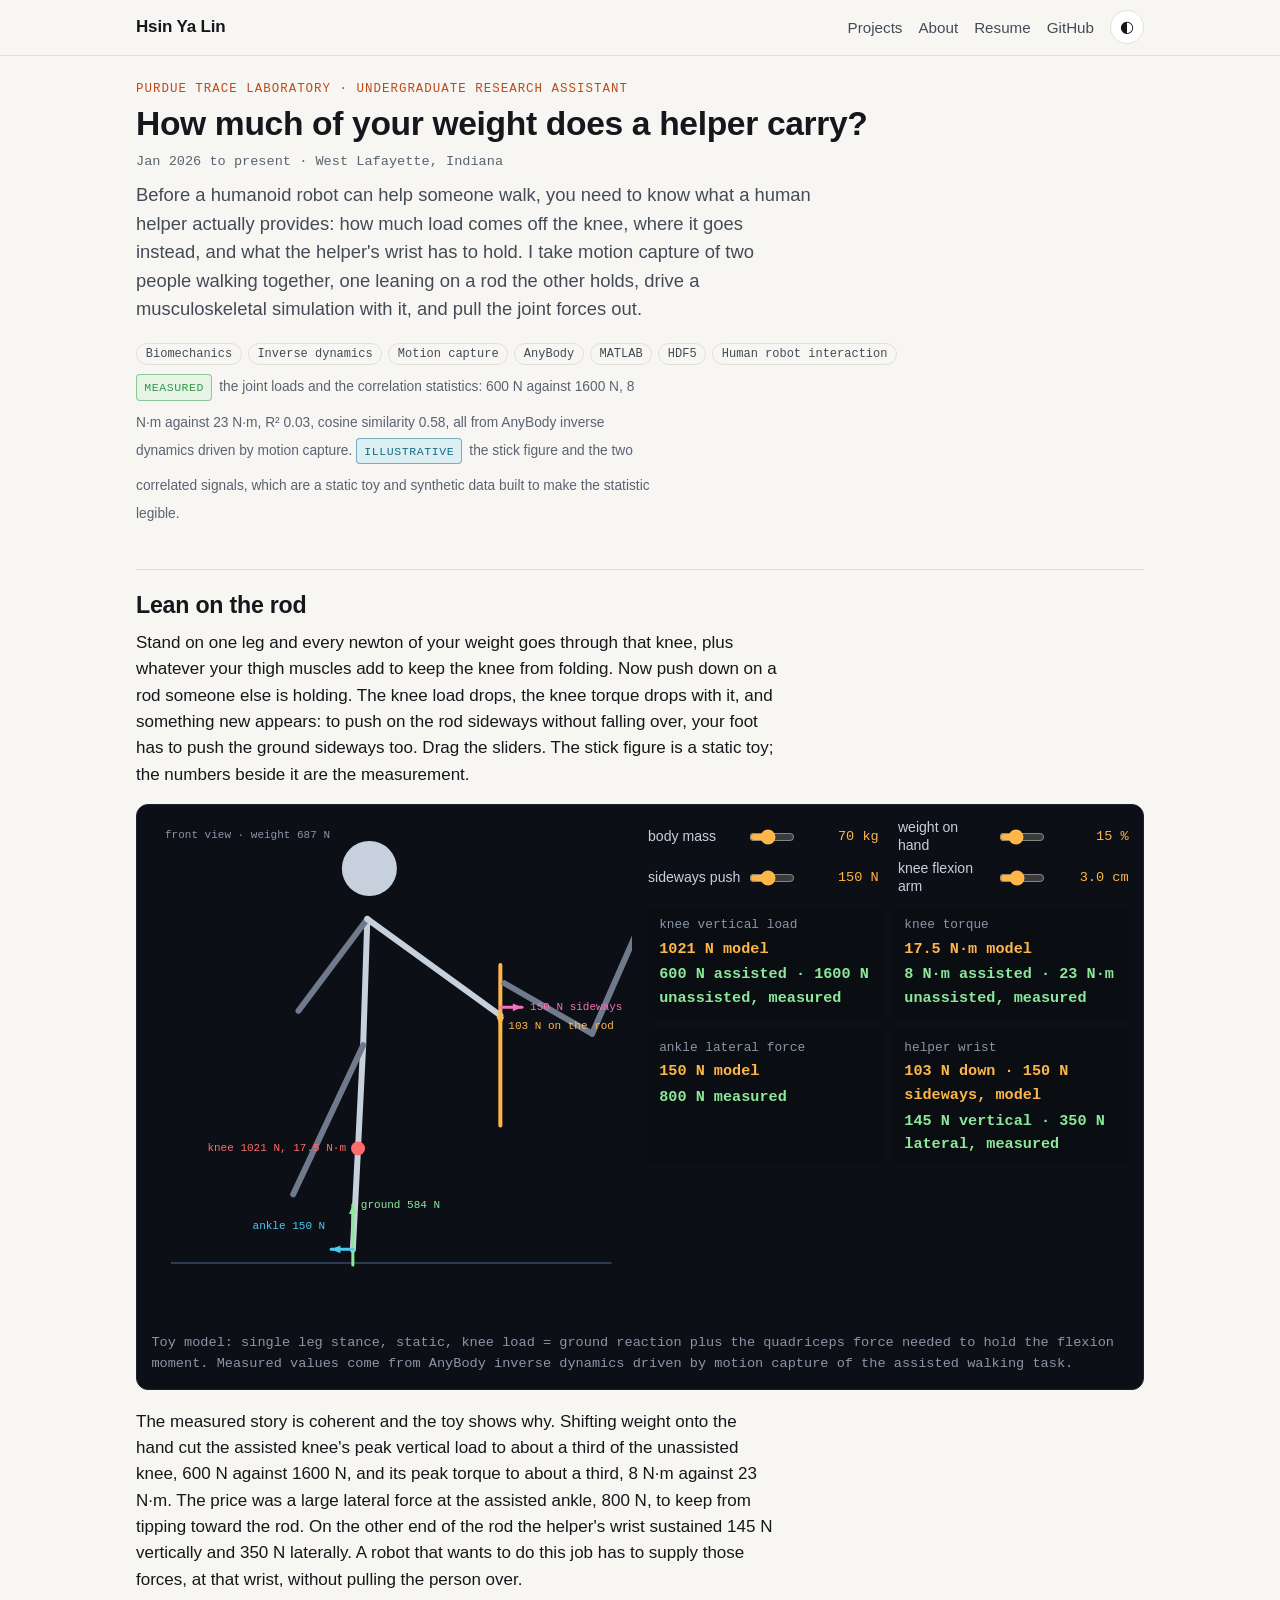
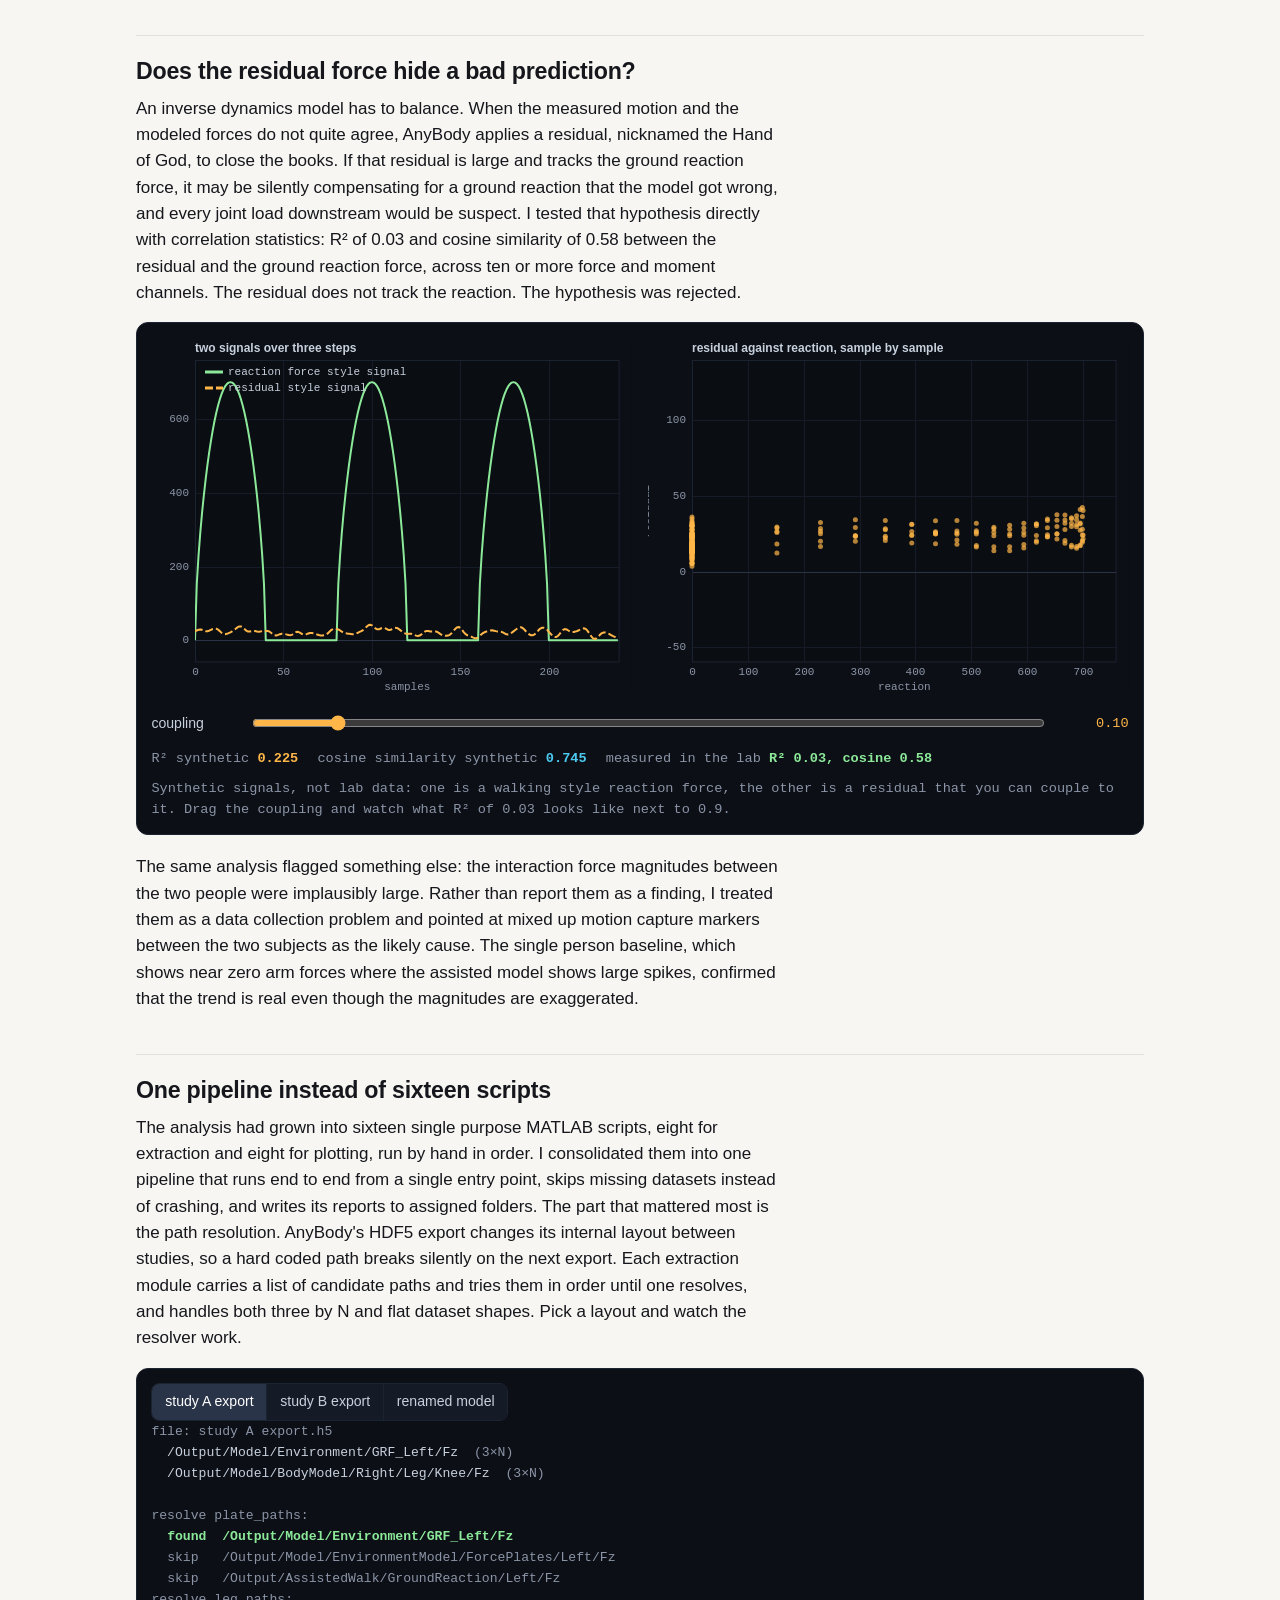
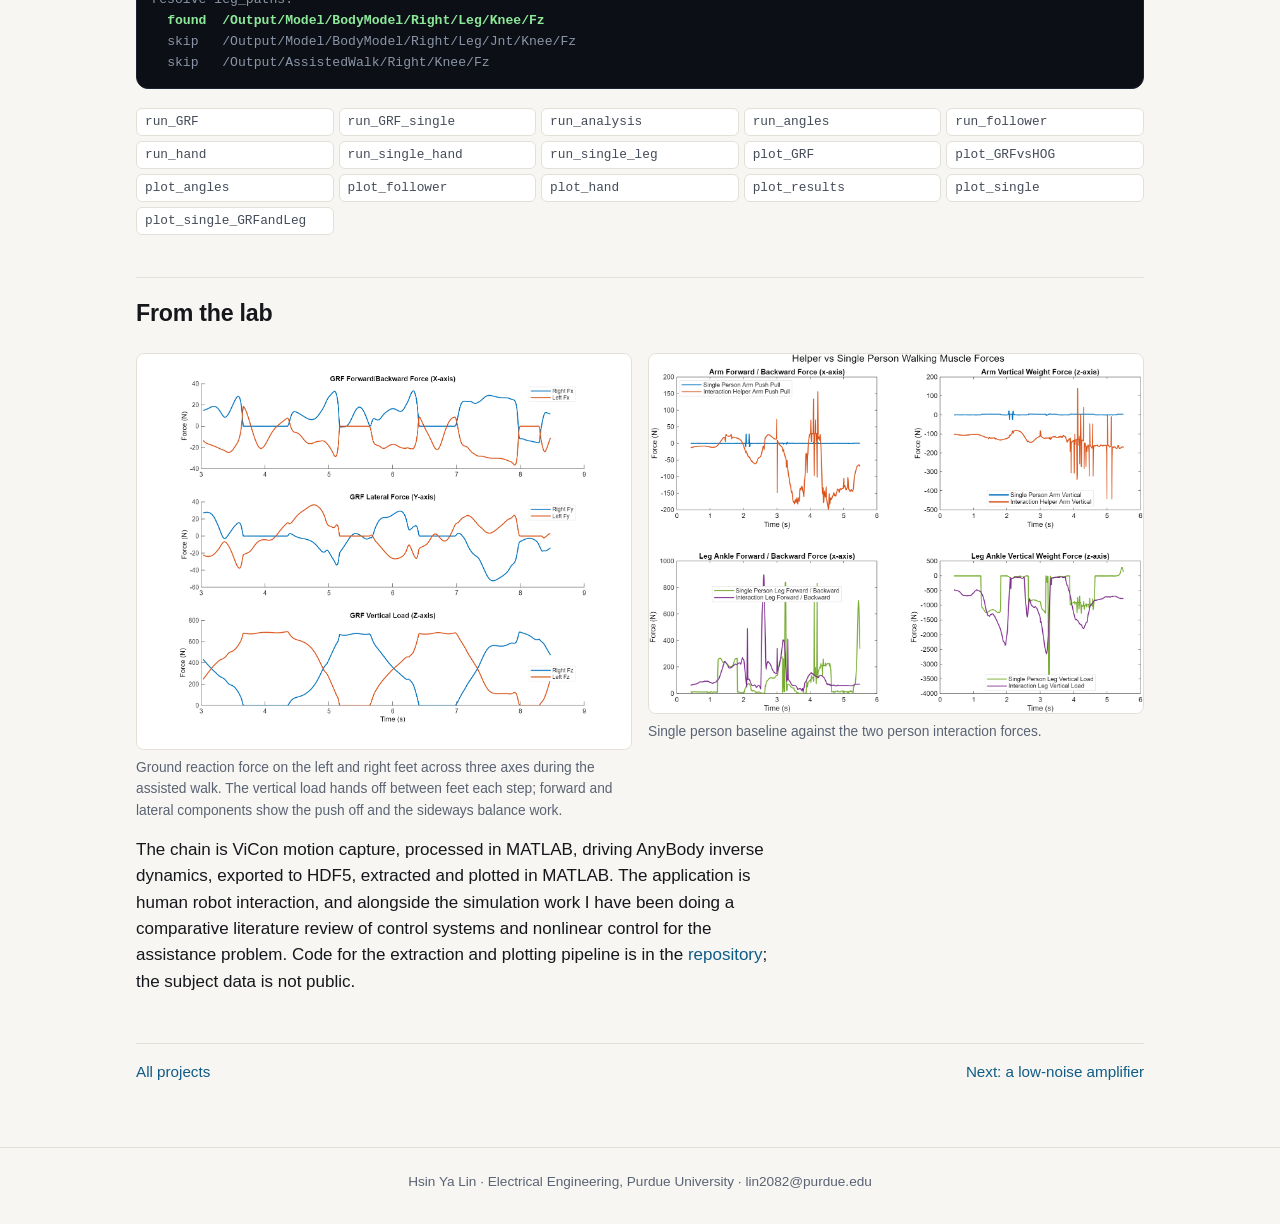
<file: projects/trace/index.html>
<!DOCTYPE html>
<html lang="en">
<head>
<meta charset="UTF-8">
<meta name="viewport" content="width=device-width, initial-scale=1.0">
<title>Biomechanics from Motion Capture, AnyBody Inverse Dynamics, Purdue TRACE | Hsin Ya Lin</title>
<meta name="description" content="Lean on a rod held by a helper and watch the knee unload and the ankle push sideways, then compare a static model against AnyBody inverse dynamics driven by ViCon motion capture.">
<link rel="canonical" href="https://joshua-hsinya-lin.github.io/projects/trace/index.html">
<meta property="og:title" content="Biomechanics from Motion Capture, AnyBody Inverse Dynamics, Purdue TRACE">
<meta property="og:description" content="Lean on a rod held by a helper and watch the knee unload and the ankle push sideways, then compare a static model against AnyBody inverse dynamics driven by ViCon motion capture.">
<meta property="og:type" content="article">
<meta property="og:url" content="https://joshua-hsinya-lin.github.io/projects/trace/index.html">
<meta property="og:image" content="https://joshua-hsinya-lin.github.io/profile.jpg">
<meta name="twitter:card" content="summary">
<meta name="twitter:title" content="Biomechanics from Motion Capture, AnyBody Inverse Dynamics, Purdue TRACE">
<meta name="twitter:description" content="Lean on a rod held by a helper and watch the knee unload and the ankle push sideways, then compare a static model against AnyBody inverse dynamics driven by ViCon motion capture.">
<meta name="twitter:image" content="https://joshua-hsinya-lin.github.io/profile.jpg">
<link rel="stylesheet" href="../../shared/site.css">
<script src="../../shared/site.js"></script>
<style>
.split { display: grid; grid-template-columns: minmax(0, 1fr) minmax(0, 1fr); gap: 1rem; }
@media (max-width: 760px) { .split { grid-template-columns: 1fr; } }
.cmp { display: grid; grid-template-columns: repeat(auto-fit, minmax(min(230px, 100%), 1fr)); gap: 0.6rem; margin-top: 0.7rem; }
.cmp div { background: #0a0d12; border-radius: 8px; padding: 0.55rem 0.7rem; font-family: var(--mono); font-size: 0.8rem; color: var(--panel-muted); }
.cmp div b { display: block; color: var(--panel-ink); font-size: 0.95rem; margin-top: 0.15rem; }
.cmp div b.m { color: var(--amber); }
.cmp div b.d { color: var(--green); }
.tree { font-family: var(--mono); font-size: 0.82rem; line-height: 1.6; white-space: pre; overflow-x: auto; color: var(--panel-ink); }
.tree .ok { color: var(--green); font-weight: 600; }
.tree .no { color: var(--red); }
.tree .dim { color: var(--panel-muted); }
.mods { display: grid; grid-template-columns: repeat(auto-fit, minmax(min(190px, 100%), 1fr)); gap: 0.3rem; font-family: var(--mono); font-size: 0.8rem; margin: 0.6rem 0; }
.mods span { background: var(--bg2); border: 1px solid var(--rule); border-radius: 6px; padding: 0.2rem 0.5rem; color: var(--ink2); }
</style>
</head>
<body>
<header class="site-header" data-root="../../"></header>
<main class="project">
<div class="kicker">Purdue TRACE Laboratory · Undergraduate Research Assistant</div>
<h1>How much of your weight does a helper carry?</h1>
<div class="when">Jan 2026 to present · West Lafayette, Indiana</div>
<p class="lede">Before a humanoid robot can help someone walk, you need to know what a human helper actually provides: how much load comes off the knee, where it goes instead, and what the helper's wrist has to hold. I take motion capture of two people walking together, one leaning on a rod the other holds, drive a musculoskeletal simulation with it, and pull the joint forces out.</p>
<div class="tags"><span>Biomechanics</span><span>Inverse dynamics</span><span>Motion capture</span><span>AnyBody</span><span>MATLAB</span><span>HDF5</span><span>Human robot interaction</span></div>
<p class="src kinds"><span class="kind measured">Measured</span> the joint loads and the correlation statistics: 600 N against 1600 N, 8 N&middot;m against 23 N&middot;m, R&sup2; 0.03, cosine similarity 0.58, all from AnyBody inverse dynamics driven by motion capture. <span class="kind illustrative">Illustrative</span> the stick figure and the two correlated signals, which are a static toy and synthetic data built to make the statistic legible.</p>

<section class="sub" id="lean">
<h2>Lean on the rod</h2>
<p>Stand on one leg and every newton of your weight goes through that knee, plus whatever your thigh muscles add to keep the knee from folding. Now push down on a rod someone else is holding. The knee load drops, the knee torque drops with it, and something new appears: to push on the rod sideways without falling over, your foot has to push the ground sideways too. Drag the sliders. The stick figure is a static toy; the numbers beside it are the measurement.</p>
<div class="panel">
  <div class="split">
    <canvas id="figcv" aria-label="Front view stick figure with force arrows"></canvas>
    <div>
      <div class="controls" id="lctl" style="margin-top:0"></div>
      <div class="cmp" id="cmp"></div>
    </div>
  </div>
  <p class="hint">Toy model: single leg stance, static, knee load = ground reaction plus the quadriceps force needed to hold the flexion moment. Measured values come from AnyBody inverse dynamics driven by motion capture of the assisted walking task.</p>
</div>
<p>The measured story is coherent and the toy shows why. Shifting weight onto the hand cut the assisted knee's peak vertical load to about a third of the unassisted knee, 600 N against 1600 N, and its peak torque to about a third, 8 N&middot;m against 23 N&middot;m. The price was a large lateral force at the assisted ankle, 800 N, to keep from tipping toward the rod. On the other end of the rod the helper's wrist sustained 145 N vertically and 350 N laterally. A robot that wants to do this job has to supply those forces, at that wrist, without pulling the person over.</p>
</section>

<section class="sub" id="hog">
<h2>Does the residual force hide a bad prediction?</h2>
<p>An inverse dynamics model has to balance. When the measured motion and the modeled forces do not quite agree, AnyBody applies a residual, nicknamed the Hand of God, to close the books. If that residual is large and tracks the ground reaction force, it may be silently compensating for a ground reaction that the model got wrong, and every joint load downstream would be suspect. I tested that hypothesis directly with correlation statistics: R&sup2; of 0.03 and cosine similarity of 0.58 between the residual and the ground reaction force, across ten or more force and moment channels. The residual does not track the reaction. The hypothesis was rejected.</p>
<div class="panel">
  <div class="split">
    <canvas id="sigcv" aria-label="Two synthetic signals"></canvas>
    <canvas id="sctcv" aria-label="Scatter of the two signals"></canvas>
  </div>
  <div class="controls" id="hctl"></div>
  <div id="hro"></div>
  <p class="hint">Synthetic signals, not lab data: one is a walking style reaction force, the other is a residual that you can couple to it. Drag the coupling and watch what R² of 0.03 looks like next to 0.9.</p>
</div>
<p>The same analysis flagged something else: the interaction force magnitudes between the two people were implausibly large. Rather than report them as a finding, I treated them as a data collection problem and pointed at mixed up motion capture markers between the two subjects as the likely cause. The single person baseline, which shows near zero arm forces where the assisted model shows large spikes, confirmed that the trend is real even though the magnitudes are exaggerated.</p>
</section>

<section class="sub" id="pipeline">
<h2>One pipeline instead of sixteen scripts</h2>
<p>The analysis had grown into sixteen single purpose MATLAB scripts, eight for extraction and eight for plotting, run by hand in order. I consolidated them into one pipeline that runs end to end from a single entry point, skips missing datasets instead of crashing, and writes its reports to assigned folders. The part that mattered most is the path resolution. AnyBody's HDF5 export changes its internal layout between studies, so a hard coded path breaks silently on the next export. Each extraction module carries a list of candidate paths and tries them in order until one resolves, and handles both three by N and flat dataset shapes. Pick a layout and watch the resolver work.</p>
<div class="panel">
  <div class="btnrow" id="layrow" style="margin-top:0"></div>
  <div class="tree" id="tree"></div>
</div>
<div class="mods" id="mods"></div>
</section>

<section class="sub" id="figs">
<h2>From the lab</h2>
<div class="figs">
<figure><img src="grf-left-right.png" alt="Ground reaction force, left against right foot, three axes" loading="lazy"><figcaption>Ground reaction force on the left and right feet across three axes during the assisted walk. The vertical load hands off between feet each step; forward and lateral components show the push off and the sideways balance work.</figcaption></figure>
<figure><img src="single-vs-interaction.png" alt="Single person baseline against two person interaction forces" loading="lazy"><figcaption>Single person baseline against the two person interaction forces.</figcaption></figure>
</div>
<p>The chain is ViCon motion capture, processed in MATLAB, driving AnyBody inverse dynamics, exported to HDF5, extracted and plotted in MATLAB. The application is human robot interaction, and alongside the simulation work I have been doing a comparative literature review of control systems and nonlinear control for the assistance problem. Code for the extraction and plotting pipeline is in the <a href="https://github.com/Joshua-HsinYa-Lin/trace-lab-humanoid-walking-analysis" target="_blank" rel="noopener">repository</a>; the subject data is not public.</p>
</section>

<div class="next"><a href="../../index.html#projects">All projects</a><a href="../lna/index.html">Next: a low-noise amplifier</a></div>
</main>
<footer class="site-footer"></footer>

<script>
(function () {
  const C = Site.colors;

  /* Static toy: single leg stance, front view. */
  const L = { m: 70, hand: 0.15, lat: 150, flex: 0.03, quad: 0.04 };
  const lctl = document.getElementById('lctl');
  Site.slider(lctl, { label: 'body mass', min: 45, max: 110, step: 1, value: 70, unit: 'kg', digits: 0, onInput: function (v) { L.m = v; update(); } });
  Site.slider(lctl, { label: 'weight on hand', min: 0, max: 0.5, step: 0.01, value: 0.15, fmt: function (v) { return (v * 100).toFixed(0) + ' %'; }, onInput: function (v) { L.hand = v; update(); } });
  Site.slider(lctl, { label: 'sideways push', min: 0, max: 400, step: 5, value: 150, unit: 'N', digits: 0, onInput: function (v) { L.lat = v; update(); } });
  Site.slider(lctl, { label: 'knee flexion arm', min: 0.005, max: 0.08, step: 0.001, value: 0.03, fmt: function (v) { return (v * 100).toFixed(1) + ' cm'; }, onInput: function (v) { L.flex = v; update(); } });
  const cmp = document.getElementById('cmp');
  const figcv = Site.canvas(document.getElementById('figcv'), { aspect: 1.05 });
  let out = {};
  function compute() {
    const W = L.m * 9.81;
    const Fhv = W * L.hand;
    const grf = W - Fhv;
    const torque = grf * L.flex;
    const quad = torque / L.quad;
    const knee = grf + quad;
    out = { W: W, Fhv: Fhv, grf: grf, torque: torque, knee: knee, ankleLat: L.lat, wristV: Fhv, wristL: L.lat };
  }
  function update() {
    compute();
    cmp.innerHTML =
      '<div>knee vertical load<b class="m">' + out.knee.toFixed(0) + ' N model</b><b class="d">600 N assisted · 1600 N unassisted, measured</b></div>' +
      '<div>knee torque<b class="m">' + out.torque.toFixed(1) + ' N·m model</b><b class="d">8 N·m assisted · 23 N·m unassisted, measured</b></div>' +
      '<div>ankle lateral force<b class="m">' + out.ankleLat.toFixed(0) + ' N model</b><b class="d">800 N measured</b></div>' +
      '<div>helper wrist<b class="m">' + out.wristV.toFixed(0) + ' N down · ' + out.wristL.toFixed(0) + ' N sideways, model</b><b class="d">145 N vertical · 350 N lateral, measured</b></div>';
    drawFig();
  }
  function arrow(c, x0, y0, x1, y1, color, label) {
    c.strokeStyle = color; c.fillStyle = color; c.lineWidth = 3;
    c.beginPath(); c.moveTo(x0, y0); c.lineTo(x1, y1); c.stroke();
    const a = Math.atan2(y1 - y0, x1 - x0);
    c.beginPath(); c.moveTo(x1, y1); c.lineTo(x1 - 10 * Math.cos(a - 0.4), y1 - 10 * Math.sin(a - 0.4)); c.lineTo(x1 - 10 * Math.cos(a + 0.4), y1 - 10 * Math.sin(a + 0.4)); c.closePath(); c.fill();
    if (label) { c.font = '11px ' + Site.mono(); c.textAlign = 'left'; c.textBaseline = 'middle'; c.fillText(label, x1 + 8, y1); }
  }
  function drawFig() {
    const c = figcv.ctx, w = figcv.w, h = figcv.h;
    c.fillStyle = C.panel;
    c.fillRect(0, 0, w, h);
    const gy = h * 0.88;
    c.strokeStyle = '#2e3a52'; c.lineWidth = 2;
    c.beginPath(); c.moveTo(20, gy); c.lineTo(w - 20, gy); c.stroke();
    const s = h / 220;
    const fx = w * 0.42;
    const lean = L.lat / 400 * 12 * s;
    const hip = [fx + lean, gy - 95 * s], knee = [fx + lean * 0.5, gy - 50 * s], ankle = [fx, gy - 6 * s];
    const shoulder = [hip[0] + lean * 0.4, gy - 150 * s], head = [shoulder[0] + lean * 0.2, gy - 172 * s];
    const handX = shoulder[0] + 58 * s, handY = gy - 108 * s;
    const otherFoot = [fx - 26 * s, gy - 30 * s];
    c.strokeStyle = C.ink; c.lineWidth = 6; c.lineCap = 'round';
    function seg(a, b) { c.beginPath(); c.moveTo(a[0], a[1]); c.lineTo(b[0], b[1]); c.stroke(); }
    seg(ankle, knee); seg(knee, hip); seg(hip, shoulder);
    c.strokeStyle = '#6f7a8c';
    seg(hip, otherFoot);
    seg(shoulder, [shoulder[0] - 30 * s, gy - 110 * s]);
    c.strokeStyle = C.ink;
    seg(shoulder, [handX, handY]);
    c.fillStyle = C.ink;
    c.beginPath(); c.arc(head[0], head[1], 12 * s, 0, Math.PI * 2); c.fill();
    c.strokeStyle = C.amber; c.lineWidth = 4;
    seg([handX, gy - 130 * s], [handX, gy - 60 * s]);
    c.strokeStyle = '#6f7a8c'; c.lineWidth = 6;
    seg([handX + 40 * s, gy - 100 * s], [handX + 4, gy - 122 * s]);
    seg([handX + 40 * s, gy - 100 * s], [handX + 62 * s, gy - 150 * s]);
    c.fillStyle = '#6f7a8c';
    c.beginPath(); c.arc(handX + 70 * s, gy - 170 * s, 11 * s, 0, Math.PI * 2); c.fill();
    c.fillStyle = C.muted; c.font = '10px ' + Site.mono(); c.textAlign = 'center';
    c.fillText('helper', handX + 70 * s, gy - 190 * s);
    const k = 0.045 * s;
    arrow(c, ankle[0], gy + 2, ankle[0], gy + 2 - out.grf * k, C.green, 'ground ' + out.grf.toFixed(0) + ' N');
    if (out.ankleLat > 0) arrow(c, ankle[0], gy - 6 * s, ankle[0] - out.ankleLat * k * 1.4, gy - 6 * s, C.cyan, '');
    if (out.ankleLat > 0) { c.fillStyle = C.cyan; c.textAlign = 'right'; c.fillText('ankle ' + out.ankleLat.toFixed(0) + ' N', ankle[0] - out.ankleLat * k * 1.4 - 6, gy - 16 * s); }
    if (out.Fhv > 0) arrow(c, handX, handY, handX, handY + out.Fhv * k, C.amber, out.Fhv.toFixed(0) + ' N on the rod');
    if (out.ankleLat > 0) arrow(c, handX, handY - 8, handX + out.ankleLat * k * 1.4, handY - 8, C.pink, out.ankleLat.toFixed(0) + ' N sideways');
    c.fillStyle = C.red; c.beginPath(); c.arc(knee[0], knee[1], 7, 0, Math.PI * 2); c.fill();
    c.fillStyle = C.red; c.font = '11px ' + Site.mono(); c.textAlign = 'right';
    c.fillText('knee ' + out.knee.toFixed(0) + ' N, ' + out.torque.toFixed(1) + ' N·m', knee[0] - 12, knee[1]);
    c.fillStyle = C.muted; c.font = '11px ' + Site.mono(); c.textAlign = 'left';
    c.fillText('front view · weight ' + out.W.toFixed(0) + ' N', 14, 16);
  }
  update();
  figcv.onresize = drawFig;

  /* R squared intuition */
  const H = { couple: 0.1, noise: 1.0 };
  const rng = Site.rng(11);
  const NPTS = 240;
  const base = [], nz = [];
  for (let i = 0; i < NPTS; i++) {
    const ph = i / NPTS * Math.PI * 6;
    const hump = Math.max(0, Math.sin(ph));
    base.push(700 * Math.pow(hump, 0.6));
    nz.push((rng() - 0.5) * 2);
  }
  let smooth = nz.slice();
  for (let k = 0; k < 6; k++) smooth = smooth.map(function (v, i) { return (smooth[Math.max(0, i - 1)] + v + smooth[Math.min(NPTS - 1, i + 1)]) / 3; });
  function residual() {
    const out = [];
    for (let i = 0; i < NPTS; i++) out.push(H.couple * 0.12 * base[i] + (1 - H.couple) * 40 * smooth[i] * H.noise + 20);
    return out;
  }
  function stats(x, y) {
    const n = x.length;
    let mx = 0, my = 0;
    for (let i = 0; i < n; i++) { mx += x[i]; my += y[i]; }
    mx /= n; my /= n;
    let sxy = 0, sxx = 0, syy = 0, dot = 0, nx = 0, ny = 0;
    for (let i = 0; i < n; i++) {
      sxy += (x[i] - mx) * (y[i] - my); sxx += (x[i] - mx) * (x[i] - mx); syy += (y[i] - my) * (y[i] - my);
      dot += x[i] * y[i]; nx += x[i] * x[i]; ny += y[i] * y[i];
    }
    const r = sxy / Math.sqrt(sxx * syy);
    return { r2: r * r, cos: dot / Math.sqrt(nx * ny) };
  }
  const hctl = document.getElementById('hctl');
  Site.slider(hctl, { label: 'coupling', min: 0, max: 1, step: 0.01, value: 0.1, wide: true, onInput: function (v) { H.couple = v; drawH(); } });
  const hro = Site.readouts(document.getElementById('hro'), [{ key: 'r2', label: 'R² synthetic', color: 'amber' }, { key: 'cos', label: 'cosine similarity synthetic', color: 'cyan' }, { key: 'lab', label: 'measured in the lab', color: 'green' }]);
  const sigcv = Site.canvas(document.getElementById('sigcv'), { aspect: 0.75 });
  const sctcv = Site.canvas(document.getElementById('sctcv'), { aspect: 0.75 });
  function drawH() {
    const res = residual();
    const st = stats(base, res);
    let c = sigcv.ctx;
    c.fillStyle = C.panel; c.fillRect(0, 0, sigcv.w, sigcv.h);
    const p = new Site.Plot(c, { x: [0, NPTS], y: [-60, 760], box: { x: 44, y: 22, w: sigcv.w - 56, h: sigcv.h - 58 }, title: 'two signals over three steps', xlabel: 'samples' });
    p.axes();
    p.line({ xs: base.map(function (_, i) { return i; }), ys: base }, { color: C.green, width: 2 });
    p.line({ xs: res.map(function (_, i) { return i; }), ys: res }, { color: C.amber, width: 2, dash: [8, 3] });
    p.legend([{ label: 'reaction force style signal', color: C.green }, { label: 'residual style signal', color: C.amber, dash: [8, 3] }]);
    c = sctcv.ctx;
    c.fillStyle = C.panel; c.fillRect(0, 0, sctcv.w, sctcv.h);
    const q = new Site.Plot(c, { x: [0, 760], y: [-60, 140], box: { x: 44, y: 22, w: sctcv.w - 56, h: sctcv.h - 58 }, title: 'residual against reaction, sample by sample', xlabel: 'reaction', ylabel: 'residual' });
    q.axes();
    for (let i = 0; i < NPTS; i++) q.dot(base[i], res[i], { color: 'rgba(255,182,72,0.7)', r: 2.5 });
    hro.set('r2', st.r2.toFixed(3));
    hro.set('cos', st.cos.toFixed(3));
    hro.set('lab', 'R² 0.03, cosine 0.58');
  }
  drawH();
  sigcv.onresize = drawH;
  sctcv.onresize = drawH;

  /* Fallback path resolution */
  const LAYOUTS = {
    a: { name: 'study A export', paths: ['/Output/Model/Environment/GRF_Left/Fz', '/Output/Model/BodyModel/Right/Leg/Knee/Fz'] },
    b: { name: 'study B export', paths: ['/Output/Model/EnvironmentModel/ForcePlates/Left/Fz', '/Output/Model/BodyModel/Right/Leg/Jnt/Knee/Fz'] },
    c: { name: 'renamed model', paths: ['/Output/AssistedWalk/GroundReaction/Left/Fz', '/Output/AssistedWalk/Right/Knee/Fz'] }
  };
  const CANDIDATES = [
    ['plate_paths', ['/Output/Model/Environment/GRF_Left/Fz', '/Output/Model/EnvironmentModel/ForcePlates/Left/Fz', '/Output/AssistedWalk/GroundReaction/Left/Fz']],
    ['leg_paths', ['/Output/Model/BodyModel/Right/Leg/Knee/Fz', '/Output/Model/BodyModel/Right/Leg/Jnt/Knee/Fz', '/Output/AssistedWalk/Right/Knee/Fz']]
  ];
  let layout = 'a';
  Site.select(document.getElementById('layrow'), { label: 'HDF5 export layout', value: 'a', options: [{ value: 'a', label: LAYOUTS.a.name }, { value: 'b', label: LAYOUTS.b.name }, { value: 'c', label: LAYOUTS.c.name }], onChange: function (v) { layout = v; drawTree(); } });
  function drawTree() {
    const have = LAYOUTS[layout].paths;
    let s = '<span class="dim">file: ' + LAYOUTS[layout].name + '.h5</span>\n';
    have.forEach(function (p) { s += '  ' + p + '  <span class="dim">(3×N)</span>\n'; });
    s += '\n';
    CANDIDATES.forEach(function (cnd) {
      s += '<span class="dim">resolve ' + cnd[0] + ':</span>\n';
      let found = false;
      cnd[1].forEach(function (p) {
        if (found) { s += '  <span class="dim">skip   ' + p + '</span>\n'; return; }
        if (have.indexOf(p) >= 0) { s += '  <span class="ok">found  ' + p + '</span>\n'; found = true; }
        else s += '  <span class="no">miss   ' + p + '</span>\n';
      });
      if (!found) s += '  <span class="no">none resolved: dataset skipped, run continues</span>\n';
    });
    document.getElementById('tree').innerHTML = s;
  }
  drawTree();
  const mods = ['run_GRF', 'run_GRF_single', 'run_analysis', 'run_angles', 'run_follower', 'run_hand', 'run_single_hand', 'run_single_leg', 'plot_GRF', 'plot_GRFvsHOG', 'plot_angles', 'plot_follower', 'plot_hand', 'plot_results', 'plot_single', 'plot_single_GRFandLeg'];
  document.getElementById('mods').innerHTML = mods.map(function (m) { return '<span>' + m + '</span>'; }).join('');
})();
</script>
</body>
</html>
</file>
<file: shared/site.css>
:root {
  --bg: #f7f6f2;
  --bg2: #ffffff;
  --ink: #15171c;
  --ink2: #444b58;
  --muted: #5a6373;
  --rule: #e2e0d9;
  --accent: #bd4b1a;
  --accent2: #0f7c86;
  --link: #0f5c86;
  --panel: #0c0f15;
  --panel-rule: #1c2330;
  --panel-ink: #c7d0dd;
  --panel-muted: #8b95a7;
  --amber: #ffb648;
  --cyan: #4cc9f0;
  --green: #8ce99a;
  --pink: #f472b6;
  --red: #ff6b6b;
  --violet: #b197fc;
  --focus: #0f7c86;
  --radius: 12px;
  --max: 1040px;
  --font: -apple-system, "Segoe UI", Roboto, Helvetica, Arial, sans-serif;
  --mono: "JetBrains Mono", "SF Mono", Menlo, Consolas, "Liberation Mono", monospace;
}

:root[data-theme="dark"] {
  --bg: #0f1115;
  --bg2: #171a21;
  --ink: #e8e6e1;
  --ink2: #b8bdc8;
  --muted: #9aa2b1;
  --rule: #272c37;
  --link: #7cc4ff;
  --accent: #f0743f;
  --accent2: #3fb7c2;
  --focus: #5fd0dc;
}

* { box-sizing: border-box; }
html { -webkit-text-size-adjust: 100%; scroll-behavior: smooth; }
body {
  margin: 0;
  background: var(--bg);
  color: var(--ink);
  font-family: var(--font);
  font-size: 17px;
  line-height: 1.55;
}
a { color: var(--link); text-decoration: none; }
a:hover { text-decoration: underline; }
img { max-width: 100%; height: auto; }
code, .mono { font-family: var(--mono); font-size: 0.92em; }
h1, h2, h3 { line-height: 1.2; margin: 0 0 0.4rem; letter-spacing: -0.01em; }
h1 { font-size: 2.1rem; }
h2 { font-size: 1.45rem; }
h3 { font-size: 1.1rem; }
p { margin: 0 0 0.9rem; }

.sr-only { position: absolute; width: 1px; height: 1px; padding: 0; margin: -1px; overflow: hidden; clip: rect(0, 0, 0, 0); white-space: nowrap; border: 0; }

a:focus-visible, button:focus-visible, input:focus-visible, select:focus-visible, [tabindex]:focus-visible {
  outline: 3px solid var(--focus);
  outline-offset: 2px;
}
.panel a:focus-visible, .panel button:focus-visible, .panel input:focus-visible, .panel [tabindex]:focus-visible { outline-color: var(--amber); }

/* With JavaScript off the header and footer are never filled in, so they
   collapse instead of leaving an empty bar. Every page keeps a static way
   back to the home page in its own markup. */
.site-header:empty, footer.site-footer:empty { display: none; }

.site-header {
  position: sticky;
  top: 0;
  z-index: 20;
  background: var(--bg);
  background: color-mix(in srgb, var(--bg) 88%, transparent);
  -webkit-backdrop-filter: blur(10px);
  backdrop-filter: blur(10px);
  border-bottom: 1px solid var(--rule);
}
.site-header .bar {
  max-width: var(--max);
  margin: 0 auto;
  padding: 0.65rem 1rem;
  display: flex;
  align-items: center;
  gap: 1rem;
}
.site-header .brand { font-weight: 700; color: var(--ink); letter-spacing: -0.01em; }
.site-header .brand:hover { text-decoration: none; color: var(--accent); }
.site-header nav { margin-left: auto; display: flex; gap: 1rem; align-items: center; }
.site-header nav a { color: var(--ink2); font-size: 0.95rem; }
.site-header .theme, .site-header .motion {
  border: 1px solid var(--rule);
  background: var(--bg2);
  color: var(--ink);
  border-radius: 999px;
  min-width: 34px;
  height: 34px;
  cursor: pointer;
  font: inherit;
  font-size: 0.85rem;
  line-height: 1;
  padding: 0 0.6rem;
}
.site-header .theme { padding: 0; width: 34px; font-size: 1rem; }

main { max-width: var(--max); margin: 0 auto; padding: 1.5rem 1rem 4rem; }

.hero { display: flex; gap: 1.6rem; align-items: center; padding: 1.5rem 0 1rem; }
.hero img { width: 112px; height: 112px; border-radius: 50%; object-fit: cover; border: 1px solid var(--rule); flex-shrink: 0; }
.hero .alias { color: var(--muted); font-weight: 400; }
.hero .who { color: var(--ink2); margin: 0.15rem 0; max-width: 60ch; }
.hero .links { display: flex; flex-wrap: wrap; gap: 0.4rem 1rem; margin: 0.5rem 0 0; }
.hero .links a { font-size: 0.95rem; }
.hero .links a.cta { display: inline-block; border: 1px solid var(--accent); color: var(--accent); border-radius: 999px; padding: 0.1rem 0.7rem; font-weight: 600; }
.hero .links a.cta:hover { background: var(--accent); color: #fff; text-decoration: none; }
.intro { max-width: 64ch; color: var(--ink2); font-size: 1.05rem; }

.facts { list-style: none; padding: 0; margin: 0.6rem 0 1.4rem; display: flex; flex-wrap: wrap; gap: 0.4rem 0.6rem; }
.facts li { font-family: var(--mono); font-size: 0.8rem; color: var(--ink2); background: var(--bg2); border: 1px solid var(--rule); border-radius: 999px; padding: 0.15rem 0.7rem; }
.facts li b { color: var(--accent); font-weight: 600; }

.cards {
  list-style: none;
  padding: 0;
  margin: 1.2rem 0 0;
  display: grid;
  grid-template-columns: repeat(auto-fill, minmax(min(300px, 100%), 1fr));
  gap: 1rem;
}
.card {
  background: var(--bg2);
  border: 1px solid var(--rule);
  border-radius: var(--radius);
  overflow: hidden;
  display: flex;
  flex-direction: column;
  transition: transform 0.15s ease, box-shadow 0.15s ease, border-color 0.15s ease;
}
.card:hover, .card:focus-within { transform: translateY(-2px); box-shadow: 0 10px 30px rgba(0,0,0,0.10); border-color: var(--accent); }
.card a.wrap { color: inherit; display: flex; flex-direction: column; height: 100%; }
.card a.wrap:hover { text-decoration: none; }
.card a.wrap:focus-visible { outline-offset: -3px; }
.card .preview { display: block; width: 100%; aspect-ratio: 25 / 12; background: var(--panel); }
.card canvas { display: block; width: 100%; background: var(--panel); }
.card .body { padding: 0.9rem 1rem 1rem; display: flex; flex-direction: column; gap: 0.35rem; flex: 1; }
.card h3 { font-size: 1.12rem; }
.card .hook { color: var(--ink2); font-size: 0.95rem; margin: 0; flex: 1; }
.card .meta { color: var(--muted); font-size: 0.82rem; font-family: var(--mono); margin-top: 0.4rem; }
.card .status { display: inline-block; font-size: 0.72rem; font-family: var(--mono); color: var(--accent); border: 1px solid var(--accent); border-radius: 999px; padding: 0 0.5rem; margin-left: 0.4rem; vertical-align: middle; }

.project .lede { font-size: 1.15rem; color: var(--ink2); max-width: 66ch; margin-bottom: 1.2rem; }
.project .when { color: var(--muted); font-family: var(--mono); font-size: 0.85rem; margin-bottom: 0.6rem; }
.project section.sub { margin-top: 2.6rem; padding-top: 1.4rem; border-top: 1px solid var(--rule); }
.project section.sub > p, .project section.sub > ul { max-width: 68ch; }
.project section.sub h2 { margin-bottom: 0.6rem; }
.project .kicker { color: var(--accent); font-family: var(--mono); font-size: 0.78rem; letter-spacing: 0.08em; text-transform: uppercase; margin-bottom: 0.3rem; }

.panel {
  background: var(--panel);
  color: var(--panel-ink);
  border: 1px solid var(--panel-rule);
  border-radius: var(--radius);
  padding: 0.9rem;
  margin: 1rem 0 1.2rem;
}
.panel canvas { display: block; width: 100%; border-radius: 6px; touch-action: pan-y; }
.panel .hint { color: var(--panel-muted); font-size: 0.85rem; margin: 0.5rem 0 0; font-family: var(--mono); }
.panel .row { display: flex; gap: 0.9rem; flex-wrap: wrap; align-items: stretch; }
.panel .row > * { flex: 1 1 260px; min-width: 0; }
.panel p { color: var(--panel-ink); }
.panel .summary { color: var(--panel-ink); font-size: 0.9rem; margin: 0.6rem 0 0; }

.controls {
  display: grid;
  grid-template-columns: repeat(auto-fit, minmax(min(230px, 100%), 1fr));
  gap: 0.35rem 1.2rem;
  margin-top: 0.7rem;
}
.ctl { display: grid; grid-template-columns: 6.6em 1fr 5.4em; align-items: center; gap: 0.5rem; font-size: 0.88rem; }
/* Labels wrap rather than truncate: a control called "continuous current"
   must not read as "continuou..." */
.ctl .ctl-label { color: var(--panel-ink); line-height: 1.25; }
.ctl input[type="range"] { width: 100%; accent-color: var(--amber); margin: 0; min-height: 28px; }
.ctl output { font-family: var(--mono); color: var(--amber); text-align: right; font-size: 0.85rem; white-space: nowrap; }
.ctl.wide { grid-column: 1 / -1; }

button, input[type="range"], .card a.wrap { touch-action: manipulation; }
.btnrow { display: flex; gap: 0.5rem; flex-wrap: wrap; margin-top: 0.7rem; align-items: center; }
.btn {
  font: inherit;
  font-size: 0.88rem;
  min-height: 36px;
  border: 1px solid var(--panel-rule);
  background: #151b26;
  color: var(--panel-ink);
  border-radius: 8px;
  padding: 0.4rem 0.8rem;
  cursor: pointer;
}
.btn:hover { border-color: var(--amber); color: #fff; }
.btn.primary { background: var(--amber); color: #1a1200; border-color: var(--amber); font-weight: 600; }
.btn.primary:hover { background: #ffc46b; }
.btn.on { background: #2a3448; border-color: var(--cyan); color: #fff; }
.btn:disabled { opacity: 0.4; cursor: default; }
.seg-select { display: inline-flex; border: 1px solid var(--panel-rule); border-radius: 8px; overflow: hidden; }
.seg-select .btn { border: 0; border-radius: 0; }
.seg-select .btn + .btn { border-left: 1px solid var(--panel-rule); }
.seg-select .btn:focus-visible { outline-offset: -3px; }

.readouts { display: flex; gap: 1.2rem; flex-wrap: wrap; margin-top: 0.7rem; font-family: var(--mono); font-size: 0.85rem; }
.readouts .r { color: var(--panel-muted); }
.readouts .r b { color: var(--panel-ink); font-weight: 600; }
.readouts .r b.amber { color: var(--amber); }
.readouts .r b.cyan { color: var(--cyan); }
.readouts .r b.green { color: var(--green); }
.readouts .r b.red { color: var(--red); }
.readouts .r b.pink { color: var(--pink); }
.readouts .r b.violet { color: var(--violet); }

.stats { display: grid; grid-template-columns: repeat(auto-fit, minmax(min(150px, 100%), 1fr)); gap: 0.8rem; margin: 1rem 0; }
.stat { background: var(--bg2); border: 1px solid var(--rule); border-radius: 10px; padding: 0.7rem 0.9rem; }
.stat b { display: block; font-size: 1.5rem; font-family: var(--mono); color: var(--accent); line-height: 1.1; }
.stat span { color: var(--ink2); font-size: 0.85rem; }

figure { margin: 1rem 0; }
figure img { border: 1px solid var(--rule); border-radius: 8px; background: #fff; display: block; max-height: 620px; width: auto; max-width: 100%; }
figcaption { color: var(--muted); font-size: 0.86rem; margin-top: 0.4rem; max-width: 68ch; }
.figs { display: grid; grid-template-columns: repeat(auto-fit, minmax(min(260px, 100%), 1fr)); gap: 1rem; }

.note { border-left: 3px solid var(--accent2); padding: 0.2rem 0 0.2rem 0.9rem; color: var(--ink2); margin: 1rem 0; max-width: 68ch; }
.note.hook { border-left-color: var(--accent); }
.note.hook::before { content: "Illustrative parameters, hook for real data"; display: block; font-family: var(--mono); font-size: 0.75rem; letter-spacing: 0.06em; text-transform: uppercase; color: var(--accent); margin-bottom: 0.2rem; }

.kind { display: inline-block; font-family: var(--mono); font-size: 0.72rem; letter-spacing: 0.05em; text-transform: uppercase; border-radius: 4px; padding: 0.05rem 0.45rem; margin-bottom: 0.5rem; }
.kind.measured { background: rgba(140,233,154,0.15); color: #2f9a4a; border: 1px solid rgba(47,154,74,0.5); }
.kind.model { background: rgba(255,182,72,0.15); color: #a6660c; border: 1px solid rgba(166,102,12,0.5); }
.kind.illustrative { background: rgba(76,201,240,0.15); color: #0e6f86; border: 1px solid rgba(14,111,134,0.5); }
:root[data-theme="dark"] .kind.measured { color: #8ce99a; }
:root[data-theme="dark"] .kind.model { color: #ffb648; }
:root[data-theme="dark"] .kind.illustrative { color: #4cc9f0; }
.panel .kind { margin-bottom: 0.6rem; }
.panel .kind.measured { color: #8ce99a; }
.panel .kind.model { color: #ffb648; }
.panel .kind.illustrative { color: #4cc9f0; }

.steps { counter-reset: s; list-style: none; padding: 0; margin: 1rem 0; display: grid; gap: 0.5rem; max-width: 68ch; }
.steps li { position: relative; padding-left: 2.4rem; }
.steps li::before { counter-increment: s; content: counter(s); position: absolute; left: 0; top: 0.1rem; width: 1.6rem; height: 1.6rem; border-radius: 50%; background: var(--accent); color: #fff; font-family: var(--mono); font-size: 0.8rem; display: grid; place-items: center; }
.steps li b { display: block; }

table.tbl { border-collapse: collapse; font-size: 0.92rem; margin: 0.8rem 0 1rem; display: block; max-width: 100%; overflow-x: auto; }
table.tbl th, table.tbl td { text-align: left; padding: 0.35rem 0.9rem 0.35rem 0; border-bottom: 1px solid var(--rule); vertical-align: top; }
table.tbl th { color: var(--muted); font-weight: 600; font-size: 0.82rem; text-transform: uppercase; letter-spacing: 0.04em; }
table.tbl td.num { font-family: var(--mono); }
table.tbl caption { text-align: left; color: var(--muted); font-size: 0.82rem; padding-bottom: 0.3rem; }

.kinds { margin-top: -0.5rem; line-height: 2; }
.kinds .kind { margin-right: 0.2rem; }
.src { color: var(--muted); font-size: 0.86rem; max-width: 68ch; }
.src a { color: var(--link); }

.tags { display: flex; flex-wrap: wrap; gap: 0.35rem; margin: 0.3rem 0 1rem; }
.tags span { font-family: var(--mono); font-size: 0.75rem; color: var(--ink2); border: 1px solid var(--rule); border-radius: 999px; padding: 0.05rem 0.55rem; }

.next { display: flex; justify-content: space-between; gap: 1rem; margin-top: 3rem; padding-top: 1rem; border-top: 1px solid var(--rule); font-size: 0.95rem; }

footer { border-top: 1px solid var(--rule); color: var(--muted); font-size: 0.85rem; text-align: center; padding: 1.4rem 1rem 2rem; }
footer a { color: var(--muted); }

@media (prefers-reduced-motion: reduce) {
  html { scroll-behavior: auto; }
  .card { transition: none; }
  .card:hover, .card:focus-within { transform: none; }
}

@media (max-width: 600px) {
  body { font-size: 16px; }
  h1 { font-size: 1.7rem; }
  .hero { flex-direction: column; text-align: center; gap: 0.8rem; }
  .hero .links { justify-content: center; }
  .facts { justify-content: center; }
  .ctl { grid-template-columns: 5.4em 1fr 4.8em; }
  .site-header nav a.hide-sm { display: none; }
}
</file>
